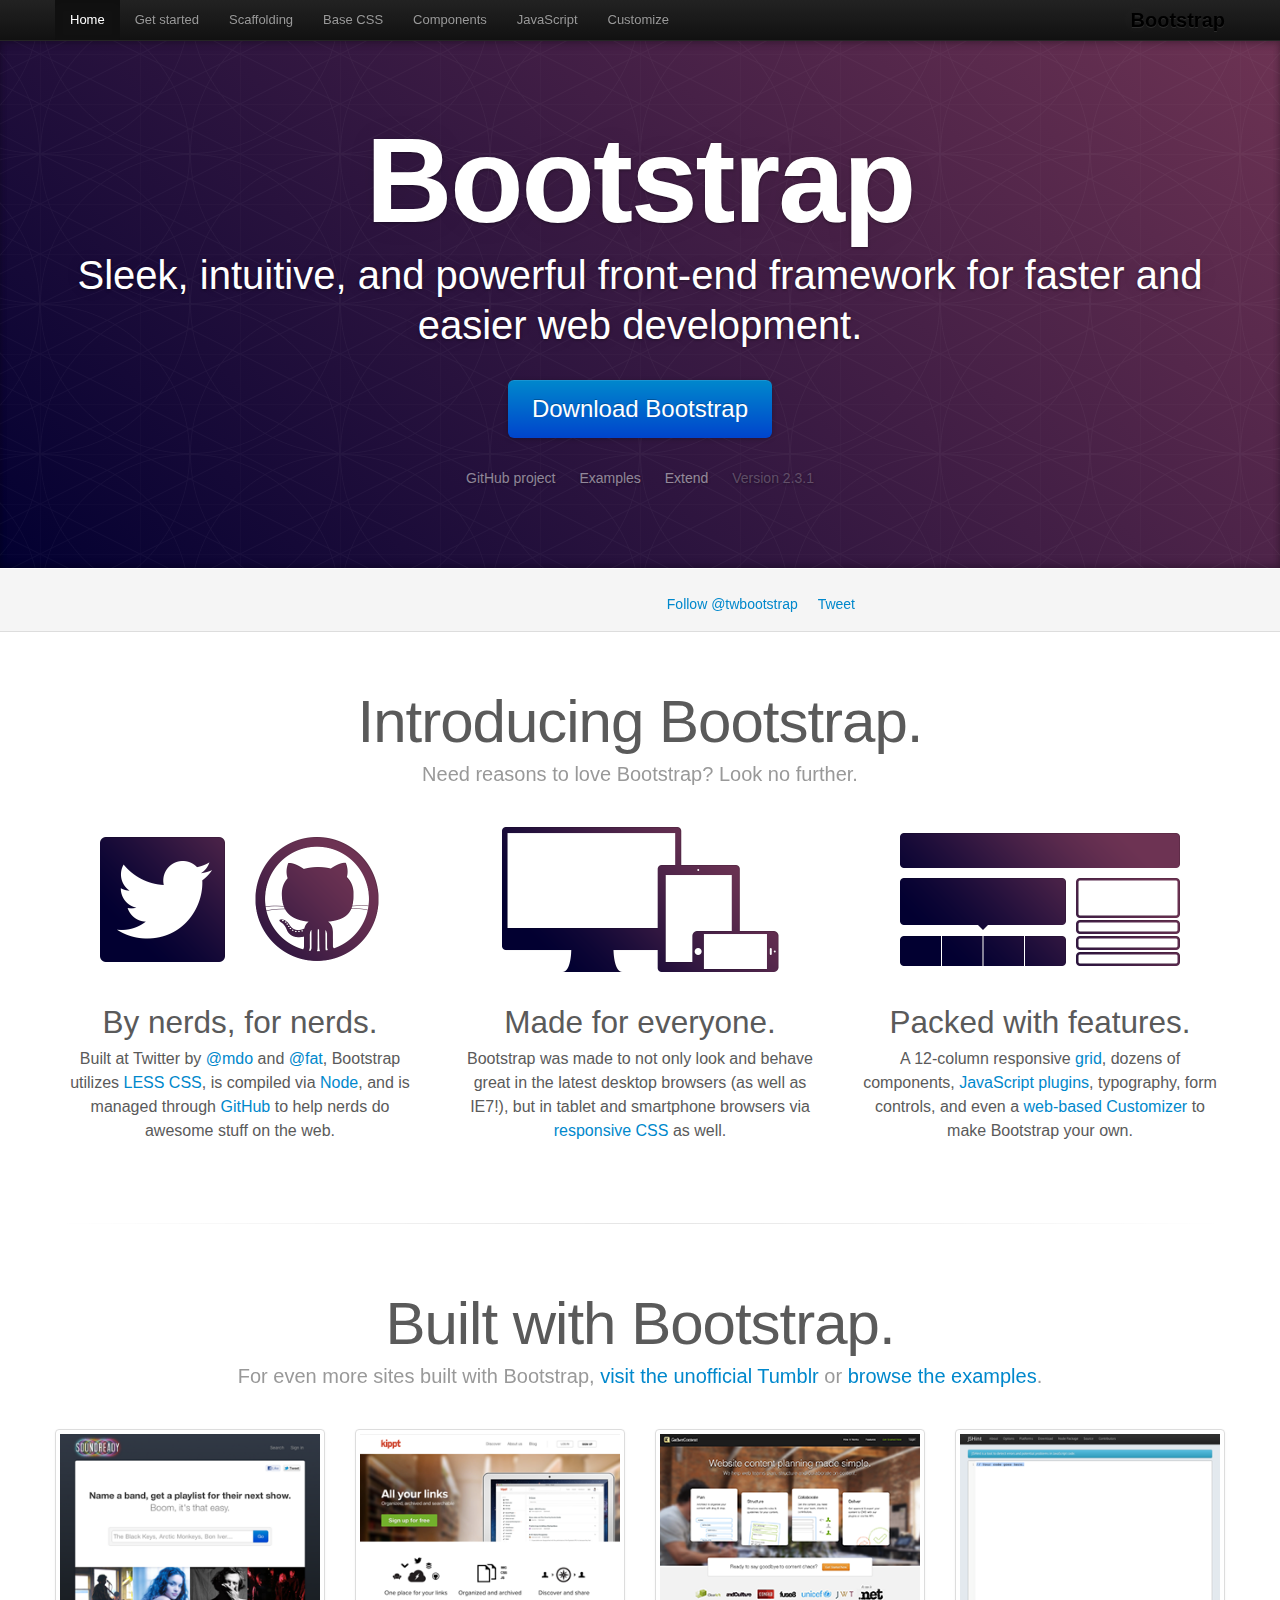
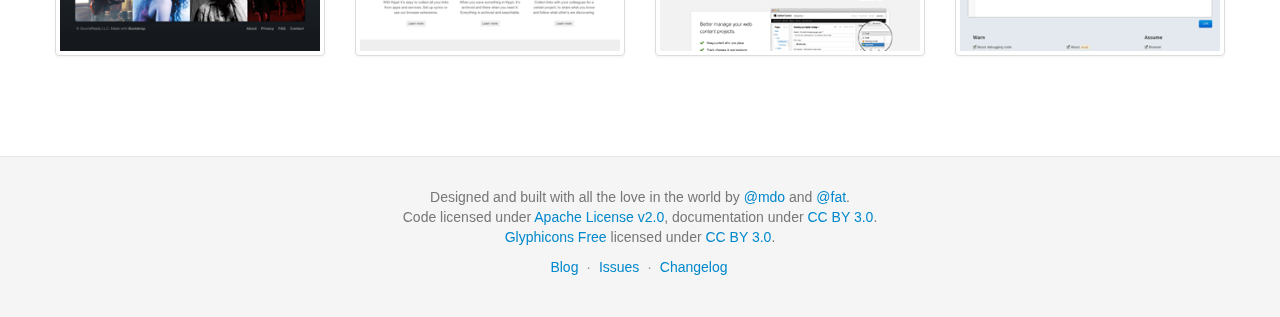
<file: bootstrap/docs/index.html>
<!DOCTYPE html>
<html lang="en">
  <head>
    <meta charset="utf-8">
    <title>Bootstrap</title>
    <meta name="viewport" content="width=device-width, initial-scale=1.0">
    <meta name="description" content="">
    <meta name="author" content="">

    <!-- Le styles -->
    <link href="assets/css/bootstrap.css" rel="stylesheet">
    <link href="assets/css/bootstrap-responsive.css" rel="stylesheet">
    <link href="assets/css/docs.css" rel="stylesheet">
    <link href="assets/js/google-code-prettify/prettify.css" rel="stylesheet">

    <!-- Le HTML5 shim, for IE6-8 support of HTML5 elements -->
    <!--[if lt IE 9]>
      <script src="assets/js/html5shiv.js"></script>
    <![endif]-->

    <!-- Le fav and touch icons -->
    <link rel="apple-touch-icon-precomposed" sizes="144x144" href="assets/ico/apple-touch-icon-144-precomposed.png">
    <link rel="apple-touch-icon-precomposed" sizes="114x114" href="assets/ico/apple-touch-icon-114-precomposed.png">
      <link rel="apple-touch-icon-precomposed" sizes="72x72" href="assets/ico/apple-touch-icon-72-precomposed.png">
                    <link rel="apple-touch-icon-precomposed" href="assets/ico/apple-touch-icon-57-precomposed.png">
                                   <link rel="shortcut icon" href="assets/ico/favicon.png">

  </head>

  <body data-spy="scroll" data-target=".bs-docs-sidebar">

    <!-- Navbar
    ================================================== -->
    <div class="navbar navbar-inverse navbar-fixed-top">
      <div class="navbar-inner">
        <div class="container">
          <button type="button" class="btn btn-navbar" data-toggle="collapse" data-target=".nav-collapse">
            <span class="icon-bar"></span>
            <span class="icon-bar"></span>
            <span class="icon-bar"></span>
          </button>
          <a class="brand" href="./index.html">Bootstrap</a>
          <div class="nav-collapse collapse">
            <ul class="nav">
              <li class="active">
                <a href="./index.html">Home</a>
              </li>
              <li class="">
                <a href="./getting-started.html">Get started</a>
              </li>
              <li class="">
                <a href="./scaffolding.html">Scaffolding</a>
              </li>
              <li class="">
                <a href="./base-css.html">Base CSS</a>
              </li>
              <li class="">
                <a href="./components.html">Components</a>
              </li>
              <li class="">
                <a href="./javascript.html">JavaScript</a>
              </li>
              <li class="">
                <a href="./customize.html">Customize</a>
              </li>
            </ul>
          </div>
        </div>
      </div>
    </div>

<div class="jumbotron masthead">
  <div class="container">
    <h1>Bootstrap</h1>
    <p>Sleek, intuitive, and powerful front-end framework for faster and easier web development.</p>
    <p>
      <a href="assets/bootstrap.zip" class="btn btn-primary btn-large" >Download Bootstrap</a>
    </p>
    <ul class="masthead-links">
      <li>
        <a href="http://github.com/twitter/bootstrap" >GitHub project</a>
      </li>
      <li>
        <a href="./getting-started.html#examples" >Examples</a>
      </li>
      <li>
        <a href="./extend.html" >Extend</a>
      </li>
      <li>
        Version 2.3.1
      </li>
    </ul>
  </div>
</div>

<div class="bs-docs-social">
  <div class="container">
    <ul class="bs-docs-social-buttons">
      <li>
        <iframe class="github-btn" src="http://ghbtns.com/github-btn.html?user=twitter&repo=bootstrap&type=watch&count=true" allowtransparency="true" frameborder="0" scrolling="0" width="100px" height="20px"></iframe>
      </li>
      <li>
        <iframe class="github-btn" src="http://ghbtns.com/github-btn.html?user=twitter&repo=bootstrap&type=fork&count=true" allowtransparency="true" frameborder="0" scrolling="0" width="102px" height="20px"></iframe>
      </li>
      <li class="follow-btn">
        <a href="https://twitter.com/twbootstrap" class="twitter-follow-button" data-link-color="#0069D6" data-show-count="true">Follow @twbootstrap</a>
      </li>
      <li class="tweet-btn">
        <a href="https://twitter.com/share" class="twitter-share-button" data-url="http://twitter.github.com/bootstrap/" data-count="horizontal" data-via="twbootstrap" data-related="mdo:Creator of Twitter Bootstrap">Tweet</a>
      </li>
    </ul>
  </div>
</div>

<div class="container">

  <div class="marketing">

    <h1>Introducing Bootstrap.</h1>
    <p class="marketing-byline">Need reasons to love Bootstrap? Look no further.</p>

    <div class="row-fluid">
      <div class="span4">
        <img class="marketing-img" src="assets/img/bs-docs-twitter-github.png">
        <h2>By nerds, for nerds.</h2>
        <p>Built at Twitter by <a href="http://twitter.com/mdo">@mdo</a> and <a href="http://twitter.com/fat">@fat</a>, Bootstrap utilizes <a href="http://lesscss.org">LESS CSS</a>, is compiled via <a href="http://nodejs.org">Node</a>, and is managed through <a href="http://github.com">GitHub</a> to help nerds do awesome stuff on the web.</p>
      </div>
      <div class="span4">
        <img class="marketing-img" src="assets/img/bs-docs-responsive-illustrations.png">
        <h2>Made for everyone.</h2>
        <p>Bootstrap was made to not only look and behave great in the latest desktop browsers (as well as IE7!), but in tablet and smartphone browsers via <a href="./scaffolding.html#responsive">responsive CSS</a> as well.</p>
      </div>
      <div class="span4">
        <img class="marketing-img" src="assets/img/bs-docs-bootstrap-features.png">
        <h2>Packed with features.</h2>
        <p>A 12-column responsive <a href="./scaffolding.html#gridSystem">grid</a>, dozens of components, <a href="./javascript.html">JavaScript plugins</a>, typography, form controls, and even a <a href="./customize.html">web-based Customizer</a> to make Bootstrap your own.</p>
      </div>
    </div>

    <hr class="soften">

    <h1>Built with Bootstrap.</h1>
    <p class="marketing-byline">For even more sites built with Bootstrap, <a href="http://builtwithbootstrap.tumblr.com/" target="_blank">visit the unofficial Tumblr</a> or <a href="./getting-started.html#examples">browse the examples</a>.</p>
    <div class="row-fluid">
      <ul class="thumbnails example-sites">
        <li class="span3">
          <a class="thumbnail" href="http://soundready.fm/" target="_blank">
            <img src="assets/img/example-sites/soundready.png" alt="SoundReady.fm">
          </a>
        </li>
        <li class="span3">
          <a class="thumbnail" href="http://kippt.com/" target="_blank">
            <img src="assets/img/example-sites/kippt.png" alt="Kippt">
          </a>
        </li>
        <li class="span3">
          <a class="thumbnail" href="http://www.gathercontent.com/" target="_blank">
            <img src="assets/img/example-sites/gathercontent.png" alt="Gather Content">
          </a>
        </li>
        <li class="span3">
          <a class="thumbnail" href="http://www.jshint.com/" target="_blank">
            <img src="assets/img/example-sites/jshint.png" alt="JS Hint">
          </a>
        </li>
      </ul>
     </div>

  </div>

</div>



    <!-- Footer
    ================================================== -->
    <footer class="footer">
      <div class="container">
        <p>Designed and built with all the love in the world by <a href="http://twitter.com/mdo" target="_blank">@mdo</a> and <a href="http://twitter.com/fat" target="_blank">@fat</a>.</p>
        <p>Code licensed under <a href="http://www.apache.org/licenses/LICENSE-2.0" target="_blank">Apache License v2.0</a>, documentation under <a href="http://creativecommons.org/licenses/by/3.0/">CC BY 3.0</a>.</p>
        <p><a href="http://glyphicons.com">Glyphicons Free</a> licensed under <a href="http://creativecommons.org/licenses/by/3.0/">CC BY 3.0</a>.</p>
        <ul class="footer-links">
          <li><a href="http://blog.getbootstrap.com">Blog</a></li>
          <li class="muted">&middot;</li>
          <li><a href="https://github.com/twitter/bootstrap/issues?state=open">Issues</a></li>
          <li class="muted">&middot;</li>
          <li><a href="https://github.com/twitter/bootstrap/blob/master/CHANGELOG.md">Changelog</a></li>
        </ul>
      </div>
    </footer>



    <!-- Le javascript
    ================================================== -->
    <!-- Placed at the end of the document so the pages load faster -->
    <script type="text/javascript" src="http://platform.twitter.com/widgets.js"></script>
    <script src="assets/js/jquery.js"></script>
    <script src="assets/js/bootstrap-transition.js"></script>
    <script src="assets/js/bootstrap-alert.js"></script>
    <script src="assets/js/bootstrap-modal.js"></script>
    <script src="assets/js/bootstrap-dropdown.js"></script>
    <script src="assets/js/bootstrap-scrollspy.js"></script>
    <script src="assets/js/bootstrap-tab.js"></script>
    <script src="assets/js/bootstrap-tooltip.js"></script>
    <script src="assets/js/bootstrap-popover.js"></script>
    <script src="assets/js/bootstrap-button.js"></script>
    <script src="assets/js/bootstrap-collapse.js"></script>
    <script src="assets/js/bootstrap-carousel.js"></script>
    <script src="assets/js/bootstrap-typeahead.js"></script>
    <script src="assets/js/bootstrap-affix.js"></script>

    <script src="assets/js/holder/holder.js"></script>
    <script src="assets/js/google-code-prettify/prettify.js"></script>

    <script src="assets/js/application.js"></script>



  </body>
</html>
</file>
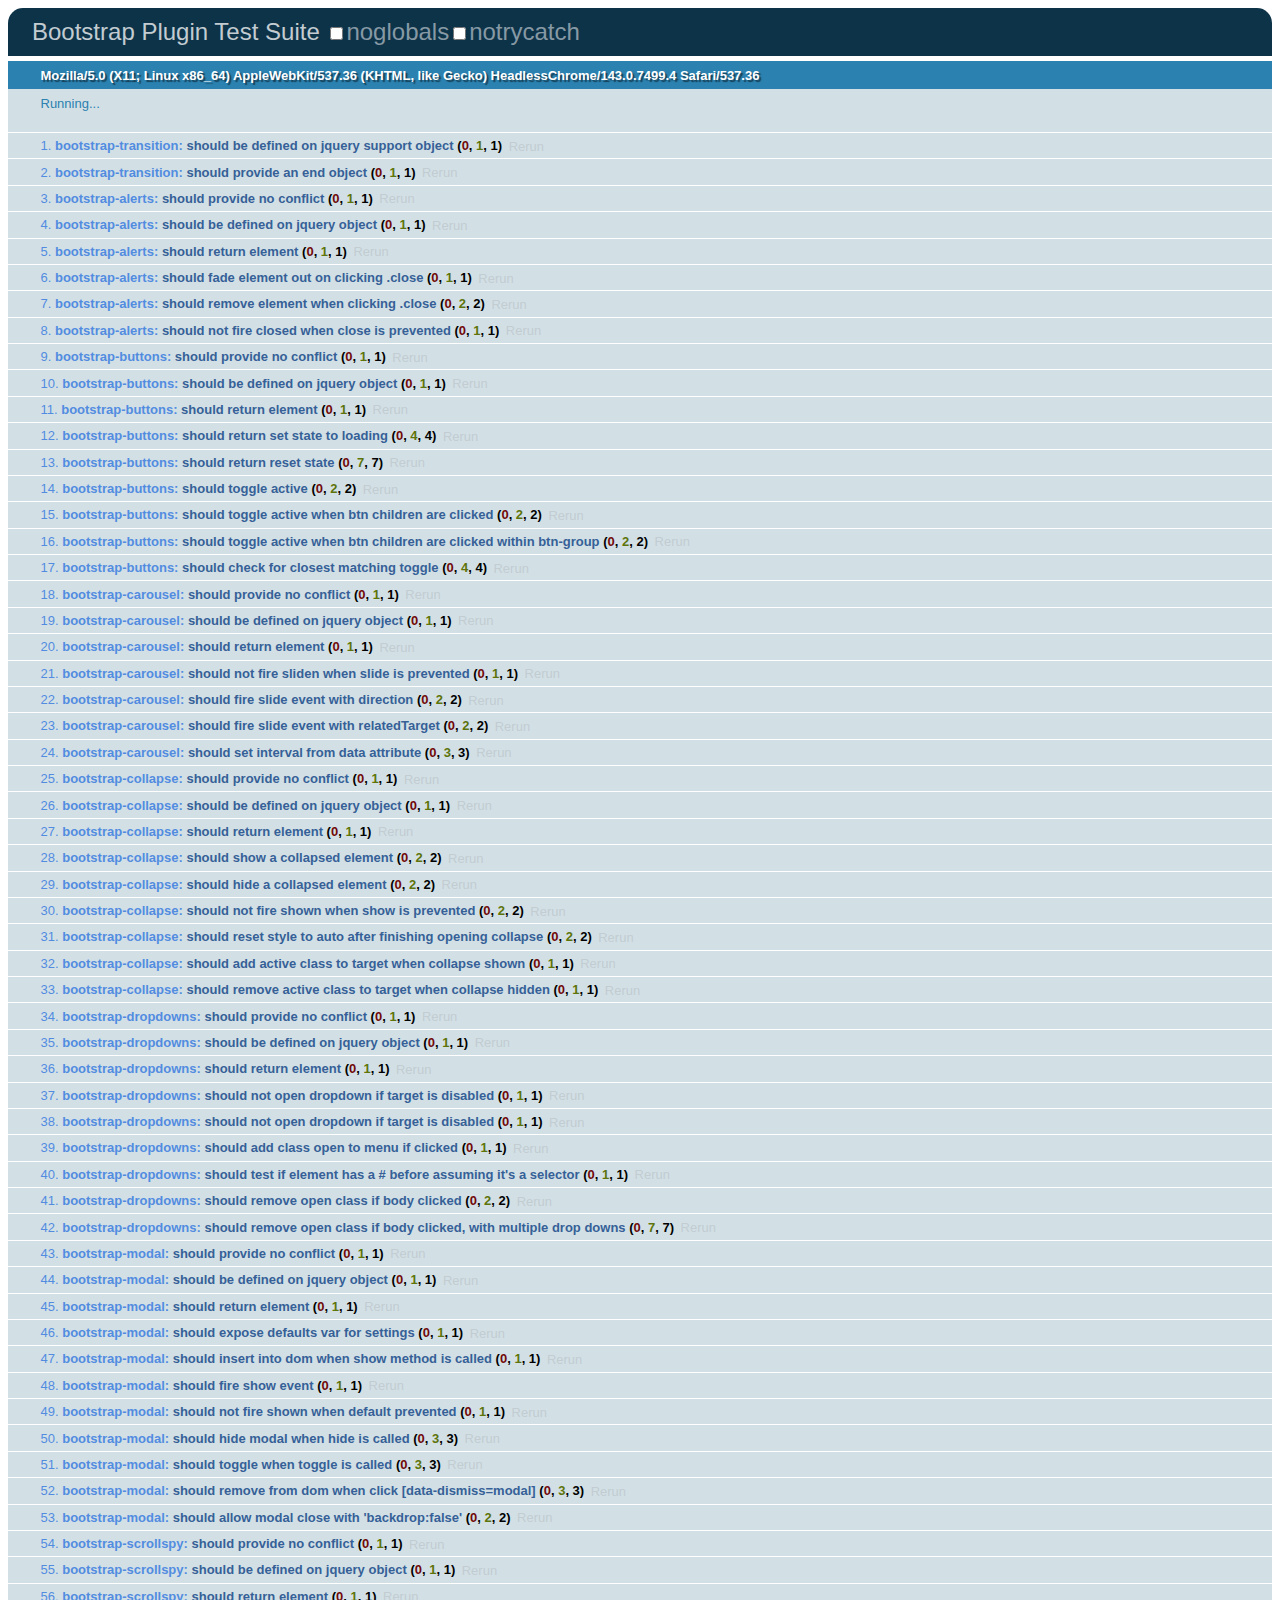
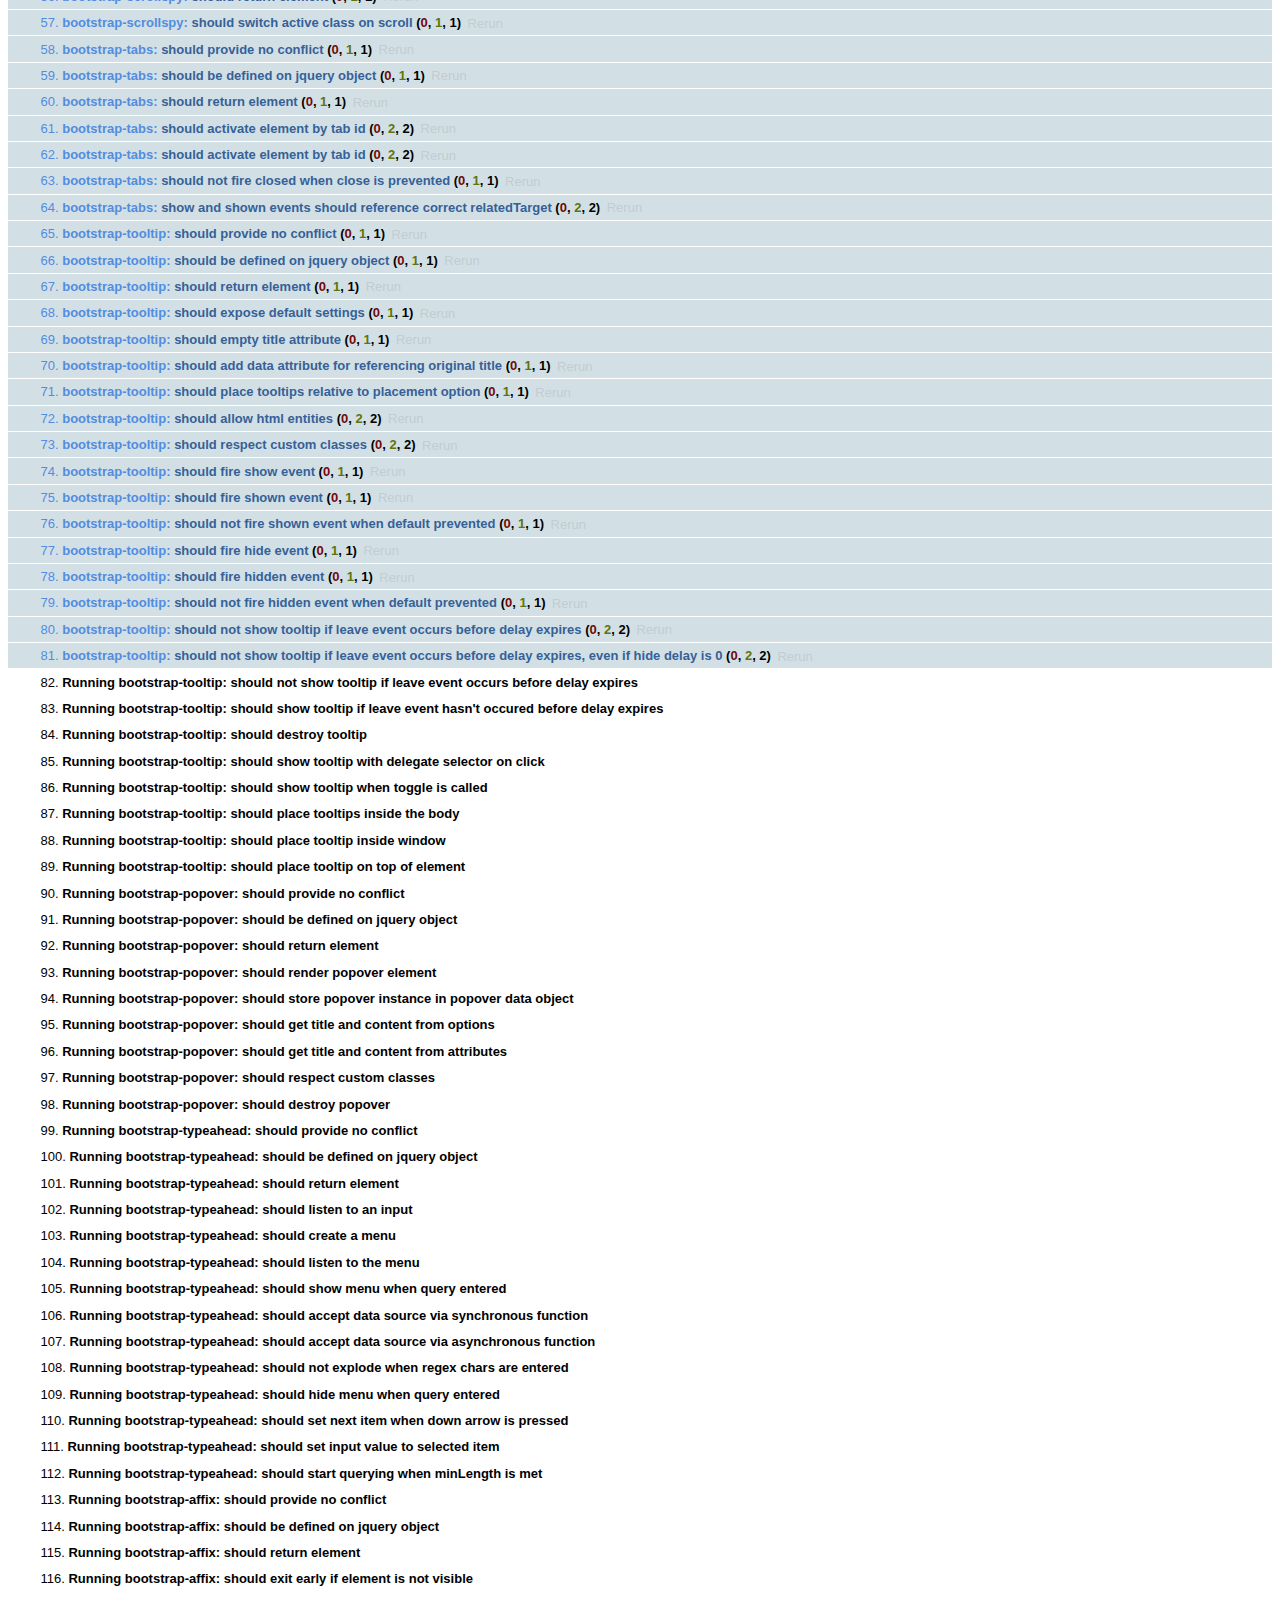
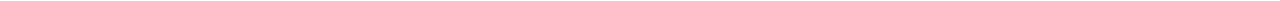
<file: bootstrap/js/tests/index.html>
<!DOCTYPE HTML>
<html>
<head>
  <title>Bootstrap Plugin Test Suite</title>

  <!-- jquery -->
  <!--<script src="http://code.jquery.com/jquery-1.7.min.js"></script>-->
  <script src="vendor/jquery.js"></script>

  <!-- qunit -->
  <link rel="stylesheet" href="vendor/qunit.css" type="text/css" media="screen" />
  <script src="vendor/qunit.js"></script>

  <!-- phantomjs logging script-->
  <script src="unit/bootstrap-phantom.js"></script>

  <!--  plugin sources -->
  <script src="../../js/bootstrap-transition.js"></script>
  <script src="../../js/bootstrap-alert.js"></script>
  <script src="../../js/bootstrap-button.js"></script>
  <script src="../../js/bootstrap-carousel.js"></script>
  <script src="../../js/bootstrap-collapse.js"></script>
  <script src="../../js/bootstrap-dropdown.js"></script>
  <script src="../../js/bootstrap-modal.js"></script>
  <script src="../../js/bootstrap-scrollspy.js"></script>
  <script src="../../js/bootstrap-tab.js"></script>
  <script src="../../js/bootstrap-tooltip.js"></script>
  <script src="../../js/bootstrap-popover.js"></script>
  <script src="../../js/bootstrap-typeahead.js"></script>
  <script src="../../js/bootstrap-affix.js"></script>

  <!-- unit tests -->
  <script src="unit/bootstrap-transition.js"></script>
  <script src="unit/bootstrap-alert.js"></script>
  <script src="unit/bootstrap-button.js"></script>
  <script src="unit/bootstrap-carousel.js"></script>
  <script src="unit/bootstrap-collapse.js"></script>
  <script src="unit/bootstrap-dropdown.js"></script>
  <script src="unit/bootstrap-modal.js"></script>
  <script src="unit/bootstrap-scrollspy.js"></script>
  <script src="unit/bootstrap-tab.js"></script>
  <script src="unit/bootstrap-tooltip.js"></script>
  <script src="unit/bootstrap-popover.js"></script>
  <script src="unit/bootstrap-typeahead.js"></script>
  <script src="unit/bootstrap-affix.js"></script>
</head>
<body>
  <div>
    <h1 id="qunit-header">Bootstrap Plugin Test Suite</h1>
    <h2 id="qunit-banner"></h2>
    <h2 id="qunit-userAgent"></h2>
    <ol id="qunit-tests"></ol>
    <div id="qunit-fixture"></div>
  </div>
</body>
</html>
</file>
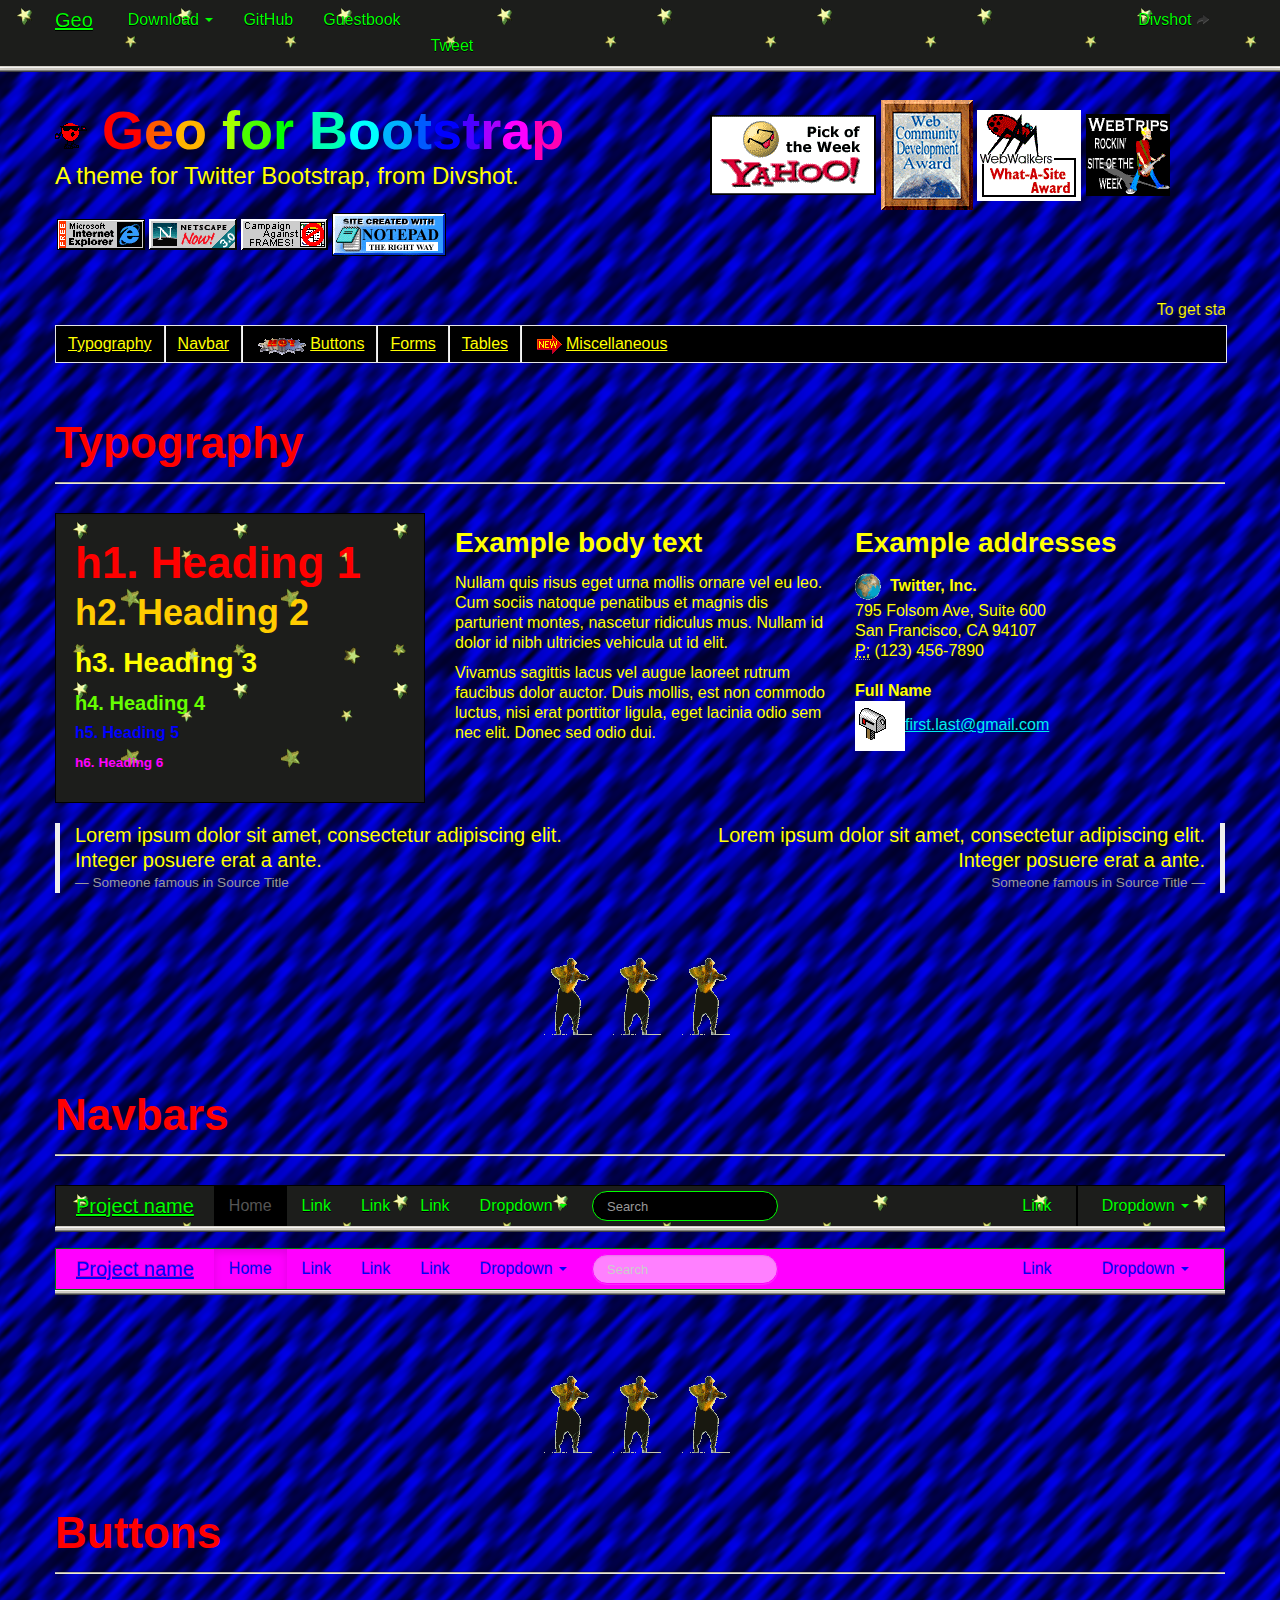
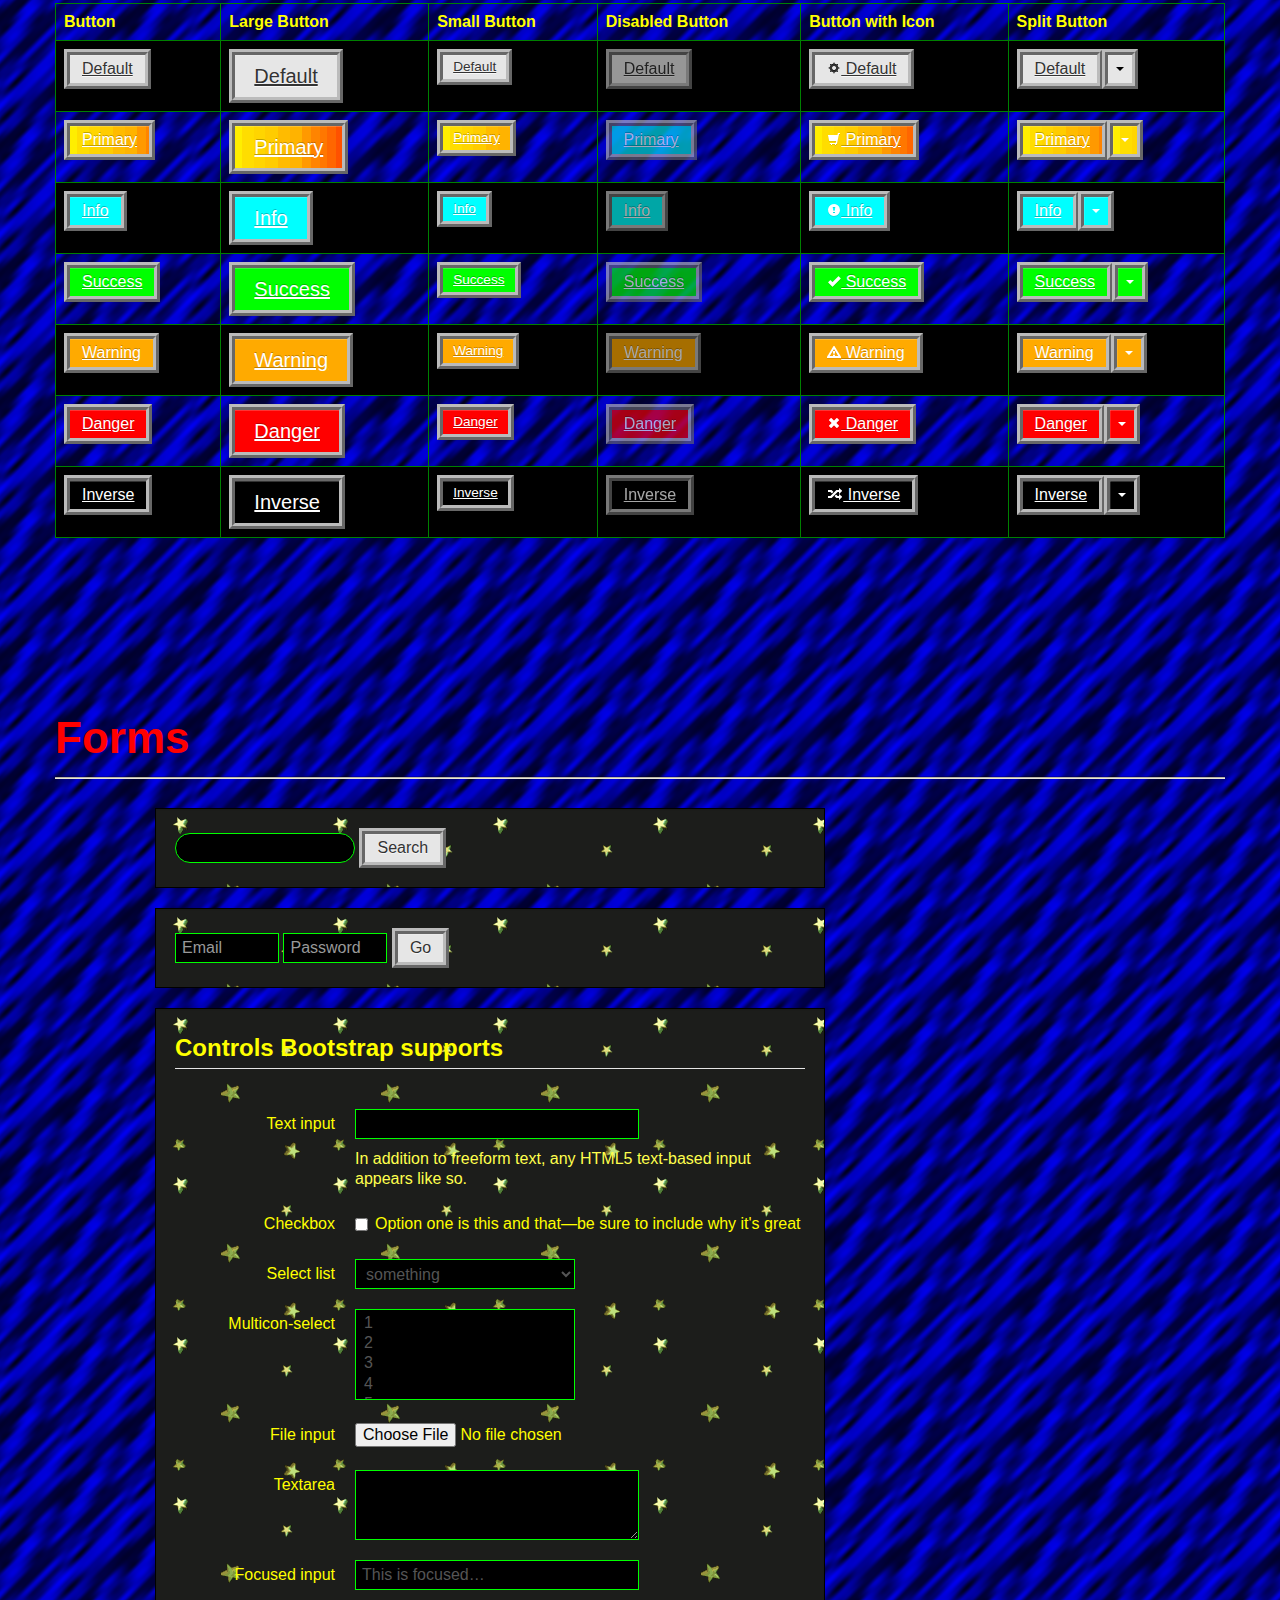
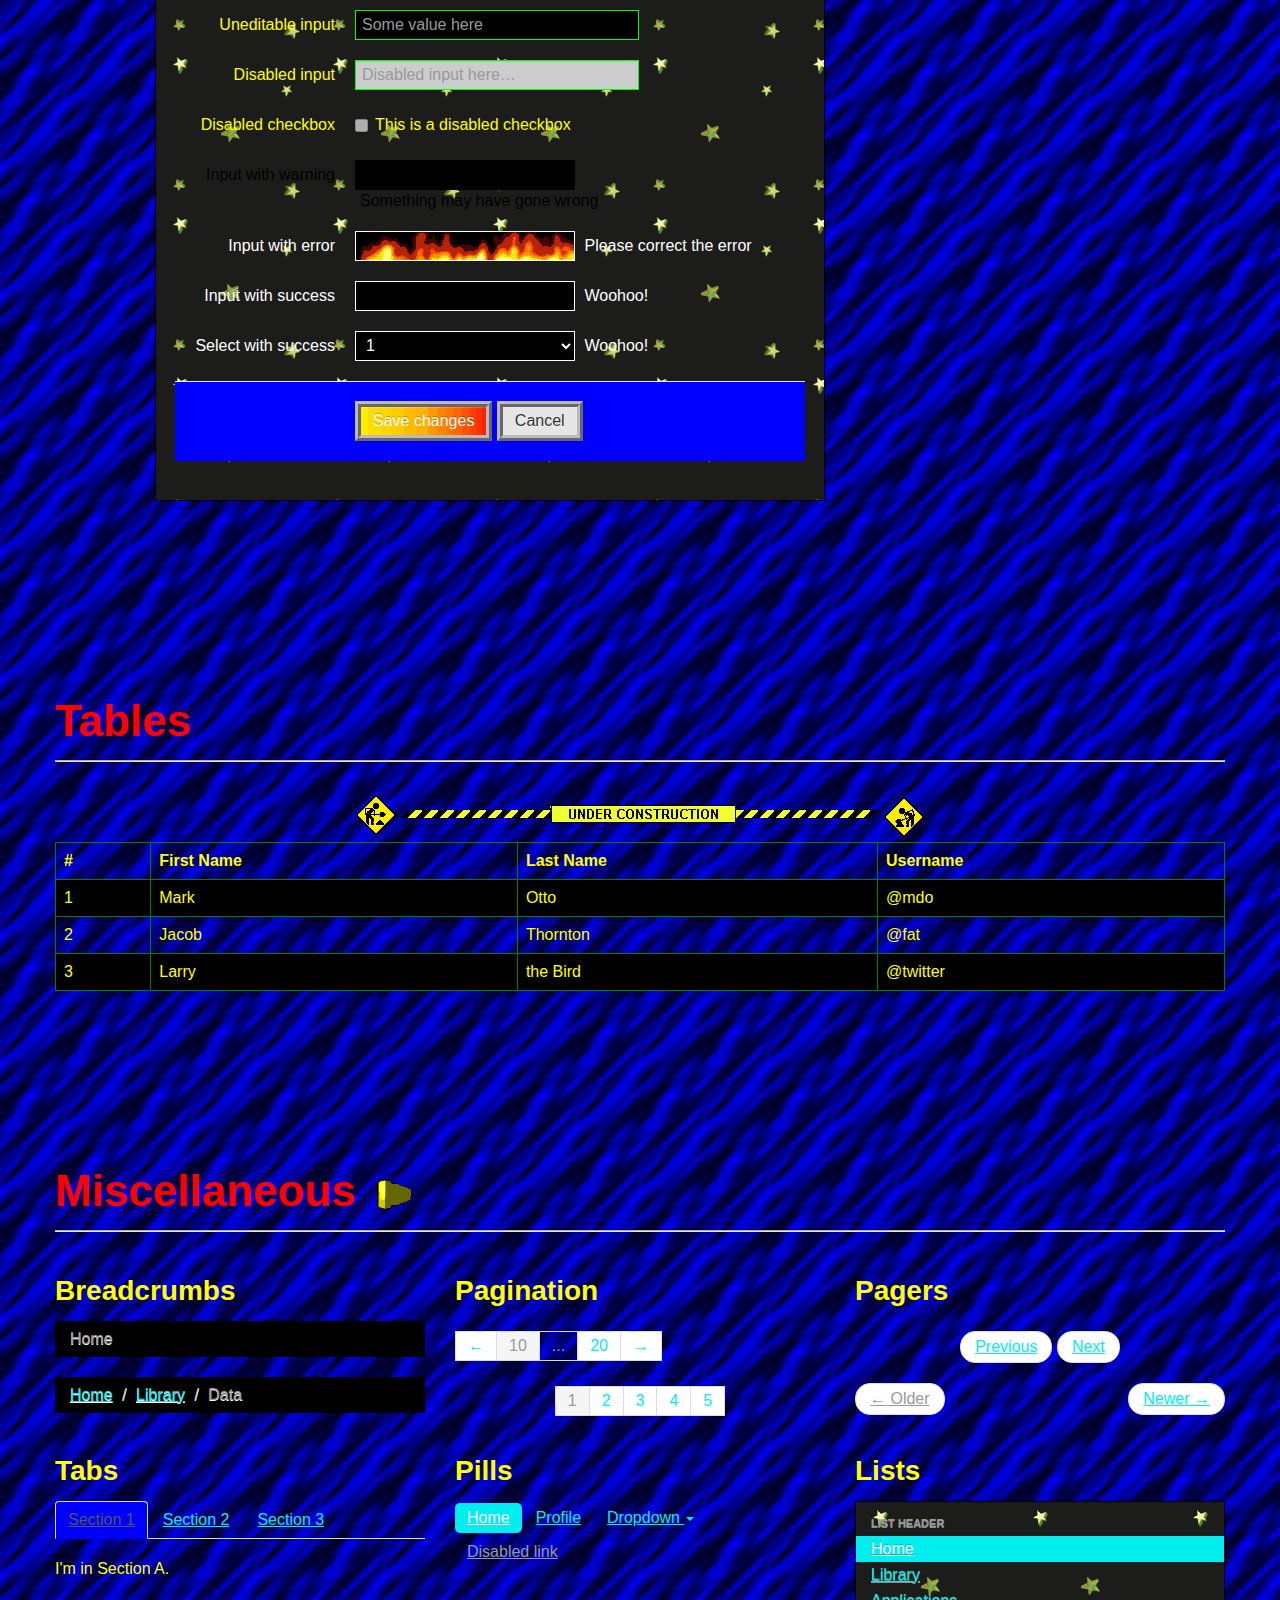
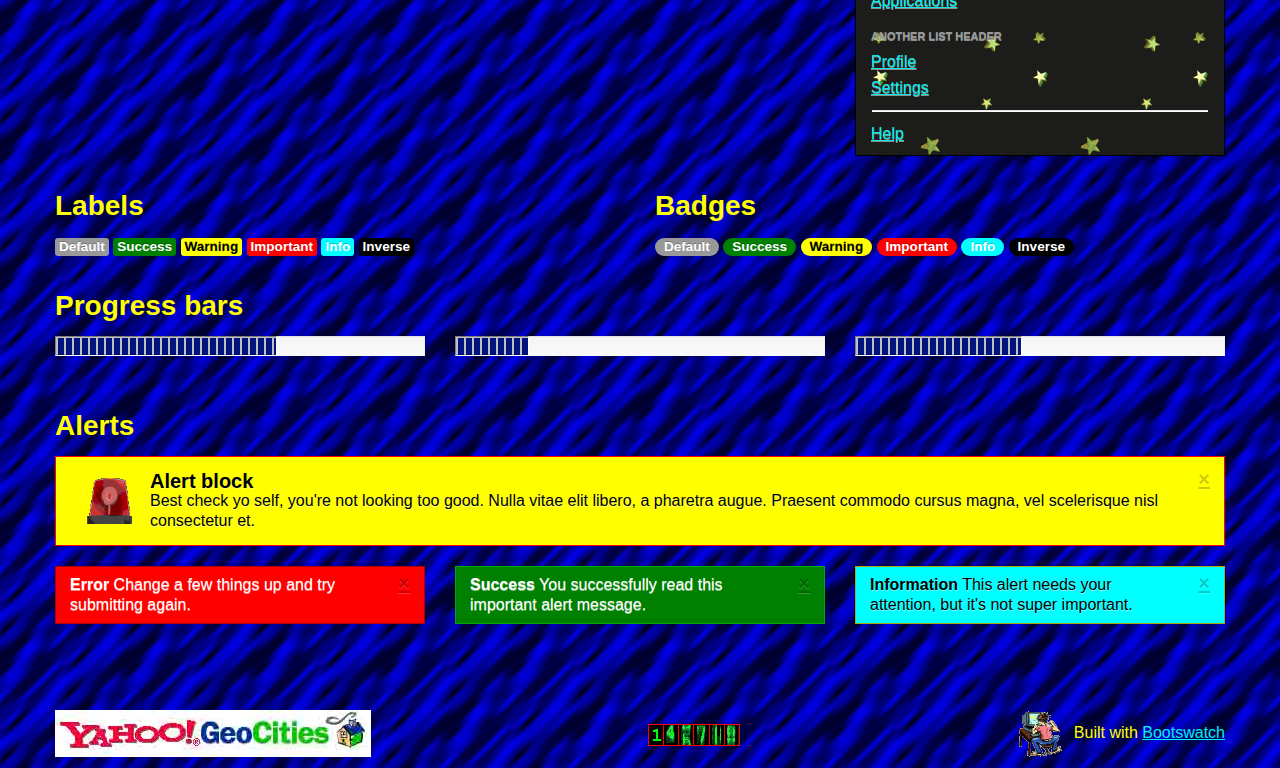
<file: test/test.html>
<!DOCTYPE html>
<html lang="en">
  <head>
    <meta charset="utf-8">
    <title>Bootswatch: Swatch</title>
    <meta name="viewport" content="width=device-width, initial-scale=1.0">
    <meta name="description" content="">
    <meta name="author" content="">

    <!--[if lt IE 9]>
      <script src="http://html5shim.googlecode.com/svn/trunk/html5.js"></script>
    <![endif]-->

    <link href="../swatch/bootstrap.min.css" rel="stylesheet">
    <link href="../bootstrap/docs/assets/css/bootstrap-responsive.css" rel="stylesheet">
    <link href="../bootstrap/docs/assets/js/google-code-prettify/prettify.css" rel="stylesheet">
    <link href="bootswatch.css" rel="stylesheet">

  </head>

  <body id="top" class="preview" data-spy="scroll" data-target=".subnav" data-offset="80">


  <!-- Navbar
    ================================================== -->
 <div class="navbar navbar-fixed-top">
   <div class="navbar-inner">
     <div class="container">
       <a class="btn btn-navbar" data-toggle="collapse" data-target=".nav-collapse">
         <span class="icon-bar"></span>
         <span class="icon-bar"></span>
         <span class="icon-bar"></span>
       </a>
       <a class="brand" href="../">Geo</a>
       <div class="nav-collapse" id="main-menu">
        <ul class="nav" id="main-menu-left">
          <li class="dropdown" id="preview-menu">
            <a class="dropdown-toggle" data-toggle="dropdown" href="#">Download <b class="caret"></b></a>
            <ul class="dropdown-menu">
              <li><a target="_blank" href="../swatch/bootstrap.min.css">bootstrap.min.css</a></li>
              <li><a target="_blank" href="../swatch/bootstrap.css">bootstrap.css</a></li>
              <li class="divider"></li>
              <li><a target="_blank" href="../swatch/variables.less">variables.less</a></li>
              <li><a target="_blank" href="../swatch/bootswatch.less">bootswatch.less</a></li>
            </ul>
          </li>
          <li><a href="http://github.com/divshot/geo-bootstrap">GitHub</a></li>
          <li><a href="http://www.websitegoodies.com/guestbook.php?a=view&id=930308" target="_blank">Guestbook</a></li>
          <li style="padding-top: 6px">&nbsp;
            <a href="https://twitter.com/share" class="twitter-share-button" data-text="Geo, a new Bootstrap theme from Divshot" data-via="divshot" data-size="large">Tweet</a>
            <script>!function(d,s,id){var js,fjs=d.getElementsByTagName(s)[0];if(!d.getElementById(id)){js=d.createElement(s);js.id=id;js.src="http://platform.twitter.com/widgets.js";fjs.parentNode.insertBefore(js,fjs);}}(document,"script","twitter-wjs");</script>
          </li>
        </ul>
        <ul class="nav pull-right" id="main-menu-right">
          <li><a rel="tooltip" target="_blank" href="http://www.divshot.com" title="Bootstrap Interface Builder">Divshot <i class="icon-share-alt"></i></a></li>
        </ul>
       </div>
     </div>
   </div>
 </div>

    <div class="container">


<!-- Masthead
================================================== -->
<header class="jumbotron subhead" id="overview">
  <div class="row">
    <div class="span6">
      <h1><img src="../img/test/7upspot.gif">&nbsp;<FONT COLOR="#FF0000">G</FONT><FONT COLOR="#FF5A00">e</FONT><FONT COLOR="#FFB400">o</FONT><FONT COLOR="#FFff00"> </FONT><FONT COLOR="#A5ff00">f</FONT><FONT COLOR="#4Bff00">o</FONT><FONT COLOR="#00ff00">r</FONT><FONT COLOR="#00ff5A"> </FONT><blink><FONT COLOR="#00ffB4">B</FONT><FONT COLOR="#00ffff">o</FONT><FONT COLOR="#00B4ff">o</FONT><FONT COLOR="#005Aff">t</FONT><FONT COLOR="#0000ff">s</FONT><FONT COLOR="#4B00ff">t</FONT><FONT COLOR="#A500ff">r</FONT><FONT COLOR="#FF00ff">a</FONT><FONT COLOR="#FF00B4">p</FONT></blink></h1>
      <p class="lead">A theme for Twitter Bootstrap, from Divshot.</p>
      <table cellpadding="2" cellspacing="2">
        <tr>
          <td>
            <img src="../img/test/ie_logo.gif">
          </td>
          <td>
            <img src="../img/test/ns_logo.gif">
          </td>
          <td>
            <img src="../img/test/noframes.gif">
          </td>
          <td>
            <img src="../img/test/notepad.gif">
          </td>
        </tr>
      </table>
    </div>
    <div class="span6">
      <center>
        <img src="../img/test/yahooweek.gif">
        <img src="../img/test/community.gif">
        <img src="../img/test/wabwalk.gif">
        <img src="../img/test/webtrips.gif">
      </center>
    </div>
  </div>
  <marquee>To get started, download the "bootstrap.css" or "bootstrap.min.css" file and include it in your HTML webpage &lt;head&gt; tag: &lt;link href="bootstrap.css" rel="stylesheet"&gt;</marquee>
  <div class="subnav">
    <ul class="nav nav-pills">
      <li><a href="#typography">Typography</a></li>
      <li><a href="#navbar">Navbar</a></li>
      <li><a href="#buttons"><img class="pull-left" style="margin-top: -5px" src="../img/test/hot.gif"> Buttons</a></li>
      <li><a href="#forms">Forms</a></li>
      <li><a href="#tables">Tables</a></li>
      <li><a href="#miscellaneous"><img class="pull-left" style="margin-top: -3px" src="../img/test/new.gif"> Miscellaneous</a></li>
    </ul>
  </div>
</header>

<!-- Typography
================================================== -->
<section id="typography" style="padding-top: 0">
  <div class="page-header">
    <h1>Typography</h1>
  </div>

  <!-- Headings & Paragraph Copy -->
  <div class="row">

    <div class="span4">
      <div class="well">
        <h1>h1. Heading 1</h1>
        <h2>h2. Heading 2</h2>
        <h3>h3. Heading 3</h3>
        <h4>h4. Heading 4</h4>
        <h5>h5. Heading 5</h5>
        <h6>h6. Heading 6</h6>
      </div>
    </div>

    <div class="span4">
      <h3>Example body text</h3>
      <p>Nullam quis risus eget urna mollis ornare vel eu leo. Cum sociis natoque penatibus et magnis dis parturient montes, nascetur ridiculus mus. Nullam id dolor id nibh ultricies vehicula ut id elit.</p>
      <p>Vivamus sagittis lacus vel augue laoreet rutrum faucibus dolor auctor. Duis mollis, est non commodo luctus, nisi erat porttitor ligula, eget lacinia odio sem nec elit. Donec sed odio dui.</p>
    </div>

    <div class="span4">
      <h3>Example addresses</h3>
      <address><img src="../img/test/spinningearth.gif" width="26">&nbsp;
        <strong>Twitter, Inc.</strong><br>
        795 Folsom Ave, Suite 600<br>
        San Francisco, CA 94107<br>
        <abbr title="Phone">P:</abbr> (123) 456-7890
      </address>
      <address>
        <strong>Full Name</strong><br>
        <a href="mailto:#"><img src="../img/test/emailme.gif">first.last@gmail.com</a>
      </address>
    </div>

  </div>
  
  <div class="row">
    <div class="span6">
      <blockquote>
        <p>Lorem ipsum dolor sit amet, consectetur adipiscing elit. Integer posuere erat a ante.</p>
        <small>Someone famous in <cite title="Source Title">Source Title</cite></small>
      </blockquote>
    </div>
    <div class="span6">
      <blockquote class="pull-right">
        <p>Lorem ipsum dolor sit amet, consectetur adipiscing elit. Integer posuere erat a ante.</p>
        <small>Someone famous in <cite title="Source Title">Source Title</cite></small>
      </blockquote>
    </div>
  </div>

</section>

<br><br>
<center>
  <!-- TRIPLE MC HAMMER -->
  <img src="../img/test/mchammer.gif">&nbsp;&nbsp;
  <img src="../img/test/mchammer.gif">&nbsp;&nbsp;
  <img src="../img/test/mchammer.gif">
</center>


<!-- Navbar
================================================== -->
<section id="navbar" style="padding-top: 0">
  <div class="page-header">
    <h1>Navbars</h1>
  </div>
  <div class="navbar">
    <div class="navbar-inner">
      <div class="container" style="width: auto;">
        <a class="btn btn-navbar" data-toggle="collapse" data-target=".nav-collapse">
          <span class="icon-bar"></span>
          <span class="icon-bar"></span>
          <span class="icon-bar"></span>
        </a>
        <a class="brand" href="#">Project name</a>
        <div class="nav-collapse">
          <ul class="nav">
            <li class="active"><a href="#">Home</a></li>
            <li><a href="#">Link</a></li>
            <li><a href="#">Link</a></li>
            <li><a href="#">Link</a></li>
            <li class="dropdown">
              <a href="#" class="dropdown-toggle" data-toggle="dropdown">Dropdown <b class="caret"></b></a>
              <ul class="dropdown-menu">
                <li><a href="#">Action</a></li>
                <li><a href="#">Another action</a></li>
                <li><a href="#">Something else here</a></li>
                <li class="divider"></li>
                <li><a href="#">Separated link</a></li>
              </ul>
            </li>
          </ul>
          <form class="navbar-search pull-left" action="">
            <input type="text" class="search-query span2" placeholder="Search">
          </form>
          <ul class="nav pull-right">
            <li><a href="#">Link</a></li>
            <li class="divider-vertical"></li>
            <li class="dropdown">
              <a href="#" class="dropdown-toggle" data-toggle="dropdown">Dropdown <b class="caret"></b></a>
              <ul class="dropdown-menu">
                <li><a href="#">Action</a></li>
                <li><a href="#">Another action</a></li>
                <li><a href="#">Something else here</a></li>
                <li class="divider"></li>
                <li><a href="#">Separated link</a></li>
              </ul>
            </li>
          </ul>
        </div><!-- /.nav-collapse -->
      </div>
    </div><!-- /navbar-inner -->
  </div><!-- /navbar -->

  <div class="navbar navbar-inverse">
    <div class="navbar-inner">
      <div class="container" style="width: auto;">
        <a class="btn btn-navbar" data-toggle="collapse" data-target=".nav-collapse">
          <span class="icon-bar"></span>
          <span class="icon-bar"></span>
          <span class="icon-bar"></span>
        </a>
        <a class="brand" href="#">Project name</a>
        <div class="nav-collapse">
          <ul class="nav">
            <li class="active"><a href="#">Home</a></li>
            <li><a href="#">Link</a></li>
            <li><a href="#">Link</a></li>
            <li><a href="#">Link</a></li>
            <li class="dropdown">
              <a href="#" class="dropdown-toggle" data-toggle="dropdown">Dropdown <b class="caret"></b></a>
              <ul class="dropdown-menu">
                <li><a href="#">Action</a></li>
                <li><a href="#">Another action</a></li>
                <li><a href="#">Something else here</a></li>
                <li class="divider"></li>
                <li><a href="#">Separated link</a></li>
              </ul>
            </li>
          </ul>
          <form class="navbar-search pull-left" action="">
            <input type="text" class="search-query span2" placeholder="Search">
          </form>
          <ul class="nav pull-right">
            <li><a href="#">Link</a></li>
            <li class="divider-vertical"></li>
            <li class="dropdown">
              <a href="#" class="dropdown-toggle" data-toggle="dropdown">Dropdown <b class="caret"></b></a>
              <ul class="dropdown-menu">
                <li><a href="#">Action</a></li>
                <li><a href="#">Another action</a></li>
                <li><a href="#">Something else here</a></li>
                <li class="divider"></li>
                <li><a href="#">Separated link</a></li>
              </ul>
            </li>
          </ul>
        </div><!-- /.nav-collapse -->
      </div>
    </div><!-- /navbar-inner -->
  </div><!-- /navbar -->

</section>

<br><br><br>
<center>
  <!-- TRIPLE MC HAMMER -->
  <img src="../img/test/mchammer.gif">&nbsp;&nbsp;
  <img src="../img/test/mchammer.gif">&nbsp;&nbsp;
  <img src="../img/test/mchammer.gif">
</center>

<!-- Buttons
================================================== -->
<section id="buttons" style="padding-top: 0">
  <div class="page-header">
    <h1>Buttons</h1>
  </div>
  <table class="table table-bordered table-striped">
    <thead>
      <tr>
        <th>Button</th>
        <th>Large Button</th>
        <th>Small Button</th>
        <th>Disabled Button</th>
		<th>Button with Icon</th>
		<th>Split Button</th>
      </tr>
    </thead>
    <tbody>
      <tr>
        <td><a class="btn" href="#">Default</a></td>
        <td><a class="btn btn-large" href="#">Default</a></td>
        <td><a class="btn btn-small" href="#">Default</a></td>
        <td><a class="btn disabled" href="#">Default</a></td>
        <td><a class="btn" href="#"><i class="icon-cog"></i> Default</a></td>
		<td>
	        <div class="btn-group">
	          <a class="btn" href="#">Default</a>
	          <a class="btn dropdown-toggle" data-toggle="dropdown" href="#"><span class="caret"></span></a>
	          <ul class="dropdown-menu">
	            <li><a href="#">Action</a></li>
	            <li><a href="#">Another action</a></li>
	            <li><a href="#">Something else here</a></li>
	            <li class="divider"></li>
	            <li><a href="#">Separated link</a></li>
	          </ul>
	        </div><!-- /btn-group -->
		</td>
      </tr>
      <tr>
        <td><a class="btn btn-primary" href="#">Primary</a></td>
        <td><a class="btn btn-primary btn-large" href="#">Primary</a></td>
        <td><a class="btn btn-primary btn-small" href="#">Primary</a></td>
        <td><a class="btn btn-primary disabled" href="#">Primary</a></td>
        <td><a class="btn btn-primary" href="#"><i class="icon-shopping-cart icon-white"></i> Primary</a></td>
		<td>
	        <div class="btn-group">
	          <a class="btn btn-primary" href="#">Primary</a>
	          <a class="btn btn-primary dropdown-toggle" data-toggle="dropdown" href="#"><span class="caret"></span></a>
	          <ul class="dropdown-menu">
	            <li><a href="#">Action</a></li>
	            <li><a href="#">Another action</a></li>
	            <li><a href="#">Something else here</a></li>
	            <li class="divider"></li>
	            <li><a href="#">Separated link</a></li>
	          </ul>
	        </div><!-- /btn-group -->
		</td>
      </tr>
      <tr>
        <td><a class="btn btn-info" href="#">Info</a></td>
        <td><a class="btn btn-info btn-large" href="#">Info</a></td>
        <td><a class="btn btn-info btn-small" href="#">Info</a></td>
        <td><a class="btn btn-info disabled" href="#">Info</a></td>
        <td><a class="btn btn-info" href="#"><i class="icon-exclamation-sign icon-white"></i> Info</a></td>
		<td>
	        <div class="btn-group">
	          <a class="btn btn-info" href="#">Info</a>
	          <a class="btn btn-info dropdown-toggle" data-toggle="dropdown" href="#"><span class="caret"></span></a>
	          <ul class="dropdown-menu">
	            <li><a href="#">Action</a></li>
	            <li><a href="#">Another action</a></li>
	            <li><a href="#">Something else here</a></li>
	            <li class="divider"></li>
	            <li><a href="#">Separated link</a></li>
	          </ul>
	        </div><!-- /btn-group -->
		</td>
      </tr>
      <tr>
        <td><a class="btn btn-success" href="#">Success</a></td>
        <td><a class="btn btn-success btn-large" href="#">Success</a></td>
        <td><a class="btn btn-success btn-small" href="#">Success</a></td>
        <td><a class="btn btn-success disabled" href="#">Success</a></td>
        <td><a class="btn btn-success" href="#"><i class="icon-ok icon-white"></i> Success</a></td>
		<td>
	        <div class="btn-group">
	          <a class="btn btn-success" href="#">Success</a>
	          <a class="btn btn-success dropdown-toggle" data-toggle="dropdown" href="#"><span class="caret"></span></a>
	          <ul class="dropdown-menu">
	            <li><a href="#">Action</a></li>
	            <li><a href="#">Another action</a></li>
	            <li><a href="#">Something else here</a></li>
	            <li class="divider"></li>
	            <li><a href="#">Separated link</a></li>
	          </ul>
	        </div><!-- /btn-group -->
		</td>
      </tr>
      <tr>
        <td><a class="btn btn-warning" href="#">Warning</a></td>
        <td><a class="btn btn-warning btn-large" href="#">Warning</a></td>
        <td><a class="btn btn-warning btn-small" href="#">Warning</a></td>
        <td><a class="btn btn-warning disabled" href="#">Warning</a></td>
        <td><a class="btn btn-warning" href="#"><i class="icon-warning-sign icon-white"></i> Warning</a></td>
		<td>
	        <div class="btn-group">
	          <a class="btn btn-warning" href="#">Warning</a>
	          <a class="btn btn-warning dropdown-toggle" data-toggle="dropdown" href="#"><span class="caret"></span></a>
	          <ul class="dropdown-menu">
	            <li><a href="#">Action</a></li>
	            <li><a href="#">Another action</a></li>
	            <li><a href="#">Something else here</a></li>
	            <li class="divider"></li>
	            <li><a href="#">Separated link</a></li>
	          </ul>
	        </div><!-- /btn-group -->
		</td>
      </tr>
      <tr>
        <td><a class="btn btn-danger" href="#">Danger</a></td>
        <td><a class="btn btn-danger btn-large" href="#">Danger</a></td>
        <td><a class="btn btn-danger btn-small" href="#">Danger</a></td>
        <td><a class="btn btn-danger disabled" href="#">Danger</a></td>
        <td><a class="btn btn-danger" href="#"><i class="icon-remove icon-white"></i> Danger</a></td>
		<td>
	        <div class="btn-group">
	          <a class="btn btn-danger" href="#">Danger</a>
	          <a class="btn btn-danger dropdown-toggle" data-toggle="dropdown" href="#"><span class="caret"></span></a>
	          <ul class="dropdown-menu">
	            <li><a href="#">Action</a></li>
	            <li><a href="#">Another action</a></li>
	            <li><a href="#">Something else here</a></li>
	            <li class="divider"></li>
	            <li><a href="#">Separated link</a></li>
	          </ul>
	        </div><!-- /btn-group -->
		</td>
      </tr>
      <tr>
        <td><a class="btn btn-inverse" href="#">Inverse</a></td>
        <td><a class="btn btn-inverse btn-large" href="#">Inverse</a></td>
        <td><a class="btn btn-inverse btn-small" href="#">Inverse</a></td>
        <td><a class="btn btn-inverse disabled" href="#">Inverse</a></td>
        <td><a class="btn btn-inverse" href="#"><i class="icon-random icon-white"></i> Inverse</a></td>
		<td>
	        <div class="btn-group">
	          <a class="btn btn-inverse" href="#">Inverse</a>
	          <a class="btn btn-inverse dropdown-toggle" data-toggle="dropdown" href="#"><span class="caret"></span></a>
	          <ul class="dropdown-menu">
	            <li><a href="#">Action</a></li>
	            <li><a href="#">Another action</a></li>
	            <li><a href="#">Something else here</a></li>
	            <li class="divider"></li>
	            <li><a href="#">Separated link</a></li>
	          </ul>
	        </div><!-- /btn-group -->
		</td>
      </tr>
    </tbody>
  </table>

</section>

<!-- Forms
================================================== -->
<section id="forms">
  <div class="page-header">
    <h1>Forms</h1>
  </div>

  <div class="row">
    <div class="span7 offset1">

	    <form class="well form-search">
	      <input type="text" class="input-medium search-query">
	      <button type="submit" class="btn">Search</button>
	    </form>

        <form class="well form-search">
          <input type="text" class="input-small" placeholder="Email">
          <input type="password" class="input-small" placeholder="Password">
          <button type="submit" class="btn">Go</button>
        </form>


      <form class="form-horizontal well">
        <fieldset>
          <legend>Controls Bootstrap supports</legend>
          <div class="control-group">
            <label class="control-label" for="input01">Text input</label>
            <div class="controls">
              <input type="text" class="input-xlarge" id="input01">
              <p class="help-block">In addition to freeform text, any HTML5 text-based input appears like so.</p>
            </div>
          </div>
          <div class="control-group">
            <label class="control-label" for="optionsCheckbox">Checkbox</label>
            <div class="controls">
              <label class="checkbox">
                <input type="checkbox" id="optionsCheckbox" value="option1">
                Option one is this and that&mdash;be sure to include why it's great
              </label>
            </div>
          </div>
          <div class="control-group">
            <label class="control-label" for="select01">Select list</label>
            <div class="controls">
              <select id="select01">
                <option>something</option>
                <option>2</option>
                <option>3</option>
                <option>4</option>
                <option>5</option>
              </select>
            </div>
          </div>
          <div class="control-group">
            <label class="control-label" for="multiSelect">Multicon-select</label>
            <div class="controls">
              <select multiple="multiple" id="multiSelect">
                <option>1</option>
                <option>2</option>
                <option>3</option>
                <option>4</option>
                <option>5</option>
              </select>
            </div>
          </div>
          <div class="control-group">
            <label class="control-label" for="fileInput">File input</label>
            <div class="controls">
              <input class="input-file" id="fileInput" type="file">
            </div>
          </div>
          <div class="control-group">
            <label class="control-label" for="textarea">Textarea</label>
            <div class="controls">
              <textarea class="input-xlarge" id="textarea" rows="3"></textarea>
            </div>
          </div>
          <div class="control-group">
            <label class="control-label" for="focusedInput">Focused input</label>
            <div class="controls">
              <input class="input-xlarge focused" id="focusedInput" type="text" value="This is focused…">
            </div>
          </div>
          <div class="control-group">
            <label class="control-label">Uneditable input</label>
            <div class="controls">
              <span class="input-xlarge uneditable-input">Some value here</span>
            </div>
          </div>
          <div class="control-group">
            <label class="control-label" for="disabledInput">Disabled input</label>
            <div class="controls">
              <input class="input-xlarge disabled" id="disabledInput" type="text" placeholder="Disabled input here…" disabled>
            </div>
          </div>
          <div class="control-group">
            <label class="control-label" for="optionsCheckbox2">Disabled checkbox</label>
            <div class="controls">
              <label class="checkbox">
                <input type="checkbox" id="optionsCheckbox2" value="option1" disabled>
                This is a disabled checkbox
              </label>
            </div>
          </div>
          <div class="control-group warning">
            <label class="control-label" for="inputWarning">Input with warning</label>
            <div class="controls">
              <input type="text" id="inputWarning">
              <span class="help-inline">Something may have gone wrong</span>
            </div>
          </div>
          <div class="control-group error">
            <label class="control-label" for="inputError">Input with error</label>
            <div class="controls">
              <input type="text" id="inputError">
              <span class="help-inline">Please correct the error</span>
            </div>
          </div>
          <div class="control-group success">
            <label class="control-label" for="inputSuccess">Input with success</label>
            <div class="controls">
              <input type="text" id="inputSuccess">
              <span class="help-inline">Woohoo!</span>
            </div>
          </div>
          <div class="control-group success">
            <label class="control-label" for="selectError">Select with success</label>
            <div class="controls">
              <select id="selectError">
                <option>1</option>
                <option>2</option>
                <option>3</option>
                <option>4</option>
                <option>5</option>
              </select>
              <span class="help-inline">Woohoo!</span>
            </div>
          </div>
          <div class="form-actions">
            <button type="submit" class="btn btn-primary">Save changes</button>
            <button type="reset" class="btn">Cancel</button>
          </div>
        </fieldset>
      </form>
    </div>
  </div>

</section>

<!-- Tables
================================================== -->
<section id="tables">
  <div class="page-header">
    <h1>Tables</h1>
  </div>

  <center><img src="../img/test/construction.gif"></center>
  
  <table class="table table-bordered table-striped table-hover">
    <thead>
      <tr>
        <th>#</th>
        <th>First Name</th>
        <th>Last Name</th>
        <th>Username</th>
      </tr>
    </thead>
    <tbody>
      <tr>
        <td>1</td>
        <td>Mark</td>
        <td>Otto</td>
        <td>@mdo</td>
      </tr>
      <tr>
        <td>2</td>
        <td>Jacob</td>
        <td>Thornton</td>
        <td>@fat</td>
      </tr>
      <tr>
        <td>3</td>
        <td>Larry</td>
        <td>the Bird</td>
        <td>@twitter</td>
      </tr>
    </tbody>
  </table>
</section>

<!-- Miscellaneous
================================================== -->
<section id="miscellaneous">
  <div class="page-header">
    <h1>Miscellaneous <img src="../img/test/new2.gif"></h1>
  </div>

  <div class="row">
    <div class="span4">

      <h3 id="breadcrumbs">Breadcrumbs</h3>
      <ul class="breadcrumb">
        <li class="active">Home</li>
      </ul>
      <ul class="breadcrumb">
        <li><a href="#">Home</a> <span class="divider">/</span></li>
        <li><a href="#">Library</a> <span class="divider">/</span></li>
        <li class="active">Data</li>
      </ul>
    </div>
    <div class="span4">
      <h3 id="pagination">Pagination</h3>
      <div class="pagination">
        <ul>
          <li><a href="#">&larr;</a></li>
          <li class="active"><a href="#">10</a></li>
          <li class="disabled"><a href="#">...</a></li>
          <li><a href="#">20</a></li>
          <li><a href="#">&rarr;</a></li>
        </ul>
      </div>
      <div class="pagination pagination-centered">
        <ul>
          <li class="active"><a href="#">1</a></li>
          <li><a href="#">2</a></li>
          <li><a href="#">3</a></li>
          <li><a href="#">4</a></li>
          <li><a href="#">5</a></li>
        </ul>
      </div>
    </div>
    
    <div class="span4">
      <h3 id="pager">Pagers</h3>
        
        <ul class="pager">
          <li><a href="#">Previous</a></li>
          <li><a href="#">Next</a></li>
        </ul>
        
        <ul class="pager">
          <li class="previous disabled"><a href="#">&larr; Older</a></li>
          <li class="next"><a href="#">Newer &rarr;</a></li>
        </ul>
    </div>
  </div>


  <!-- Navs
  ================================================== -->

  <div class="row">
    <div class="span4">

      <h3 id="tabs">Tabs</h3>
      <ul class="nav nav-tabs">
        <li class="active"><a href="#A" data-toggle="tab">Section 1</a></li>
        <li><a href="#B" data-toggle="tab">Section 2</a></li>
        <li><a href="#C" data-toggle="tab">Section 3</a></li>
      </ul>
      <div class="tabbable">
        <div class="tab-content">
          <div class="tab-pane active" id="A">
            <p>I'm in Section A.</p>
          </div>
          <div class="tab-pane" id="B">
            <p>Howdy, I'm in Section B.</p>
          </div>
          <div class="tab-pane" id="C">
            <p>What up girl, this is Section C.</p>
          </div>
        </div>
      </div> <!-- /tabbable -->
      
    </div>
    <div class="span4">
      <h3 id="pills">Pills</h3>
      <ul class="nav nav-pills">
        <li class="active"><a href="#">Home</a></li>
        <li><a href="#">Profile</a></li>
        <li class="dropdown">
          <a class="dropdown-toggle" data-toggle="dropdown" href="#">Dropdown <b class="caret"></b></a>
          <ul class="dropdown-menu">
            <li><a href="#">Action</a></li>
            <li><a href="#">Another action</a></li>
            <li><a href="#">Something else here</a></li>
            <li class="divider"></li>
            <li><a href="#">Separated link</a></li>
          </ul>
        </li>
        <li class="disabled"><a href="#">Disabled link</a></li>
      </ul>
    </div>
    
    <div class="span4">
      
      <h3 id="list">Lists</h3>
        
      <div class="well" style="padding: 8px 0;">
        <ul class="nav nav-list">
          <li class="nav-header">List header</li>
          <li class="active"><a href="#">Home</a></li>
          <li><a href="#">Library</a></li>
          <li><a href="#">Applications</a></li>
          <li class="nav-header">Another list header</li>
          <li><a href="#">Profile</a></li>
          <li><a href="#">Settings</a></li>
          <li class="divider"></li>
          <li><a href="#">Help</a></li>
        </ul>
      </div>
    </div>
  </div>


<!-- Labels
================================================== -->

  <div class="row">
    <div class="span6">
      <h3 id="labels">Labels</h3>
      <span class="label">Default</span>
      <span class="label label-success">Success</span>
      <span class="label label-warning">Warning</span>
      <span class="label label-important">Important</span>
      <span class="label label-info">Info</span>
      <span class="label label-inverse">Inverse</span>
    </div>
    <div class="span6">
      <h3 id="badges">Badges</h3>
      <span class="badge">Default</span>
      <span class="badge badge-success">Success</span>
      <span class="badge badge-warning">Warning</span>
      <span class="badge badge-important">Important</span>
      <span class="badge badge-info">Info</span>
      <span class="badge badge-inverse">Inverse</span>
    </div>
  </div>
	<br />

<!-- Progress bars
================================================== -->


  <h3 id="progressbars">Progress bars</h3>

  <div class="row">
    <div class="span4">
      <div class="progress">
        <div class="bar" style="width: 60%;"></div>
      </div>
    </div>
    <div class="span4">
      <div class="progress progress-info progress-striped">
        <div class="bar" style="width: 20%;"></div>
      </div>
    </div>
    <div class="span4">
      <div class="progress progress-danger progress-striped active">
        <div class="bar" style="width: 45%"></div>
      </div>
    </div>
  </div>
	<br />


<!-- Alerts & Messages
================================================== -->


  <h3 id="alerts">Alerts</h3>

  <div class="row">
	  <div class="span12">
	      <div class="alert alert-block">
	        <a class="close">&times;</a>
          <img class="pull-left" style="margin-top: -8px" src="../img/test/drudgesiren.gif" width="80">
	        <h4 class="alert-heading">Alert block</h4>
	        <p>Best check yo self, you're not looking too good. Nulla vitae elit libero, a pharetra augue. Praesent commodo cursus magna, vel scelerisque nisl consectetur et.</p>
	      </div>
	  </div>
  </div>
  <div class="row">
    <div class="span4">
      <div class="alert alert-error">
        <a class="close">&times;</a>
        <strong>Error</strong> Change a few things up and try submitting again.
      </div>
    </div>
    <div class="span4">
      <div class="alert alert-success">
        <a class="close">&times;</a>
        <strong>Success</strong> You successfully read this important alert message.
      </div>
    </div>
    <div class="span4">
      <div class="alert alert-info">
        <a class="close">&times;</a>
        <strong>Information</strong> This alert needs your attention, but it's not super important.
      </div>
    </div>
  </div>


</section>

<br><br><br><br>

     <!-- Footer
      ================================================== -->
      <footer class="footer">
        <p class="pull-left" style="margin-top: -14px"><img src="../img/test/geocities.jpg"></p>
        <p class="pull-right" style="margin-top: -14px"><img src="../img/test/hacker.gif">&nbsp; Built with <a href="http://bootswatch.com">Bootswatch</a></p>
      </footer>
 <center><img src="../img/test/counter2.gif"></center>
    </div><!-- /container -->



    <!-- Le javascript
    ================================================== -->
    <!-- Placed at the end of the document so the pages load faster -->
    <script src="../bootstrap/docs/assets/js/jquery.js"></script>
    <script src="../bootstrap/docs/assets/js/google-code-prettify/prettify.js"></script>
    <script src="../bootstrap/docs/assets/js/bootstrap-transition.js"></script>
    <script src="../bootstrap/docs/assets/js/bootstrap-alert.js"></script>
    <script src="../bootstrap/docs/assets/js/bootstrap-modal.js"></script>
    <script src="../bootstrap/docs/assets/js/bootstrap-dropdown.js"></script>
    <script src="../bootstrap/docs/assets/js/bootstrap-scrollspy.js"></script>
    <script src="../bootstrap/docs/assets/js/bootstrap-tab.js"></script>
    <script src="../bootstrap/docs/assets/js/bootstrap-tooltip.js"></script>
    <script src="../bootstrap/docs/assets/js/bootstrap-popover.js"></script>
    <script src="../bootstrap/docs/assets/js/bootstrap-button.js"></script>
    <script src="../bootstrap/docs/assets/js/bootstrap-collapse.js"></script>
    <script src="../bootstrap/docs/assets/js/bootstrap-carousel.js"></script>
    <script src="../bootstrap/docs/assets/js/bootstrap-typeahead.js"></script>
    <script src="../bootstrap/docs/assets/js/bootstrap-affix.js"></script>
    <script src="bootswatch.js"></script>


  </body>
</html>
</file>
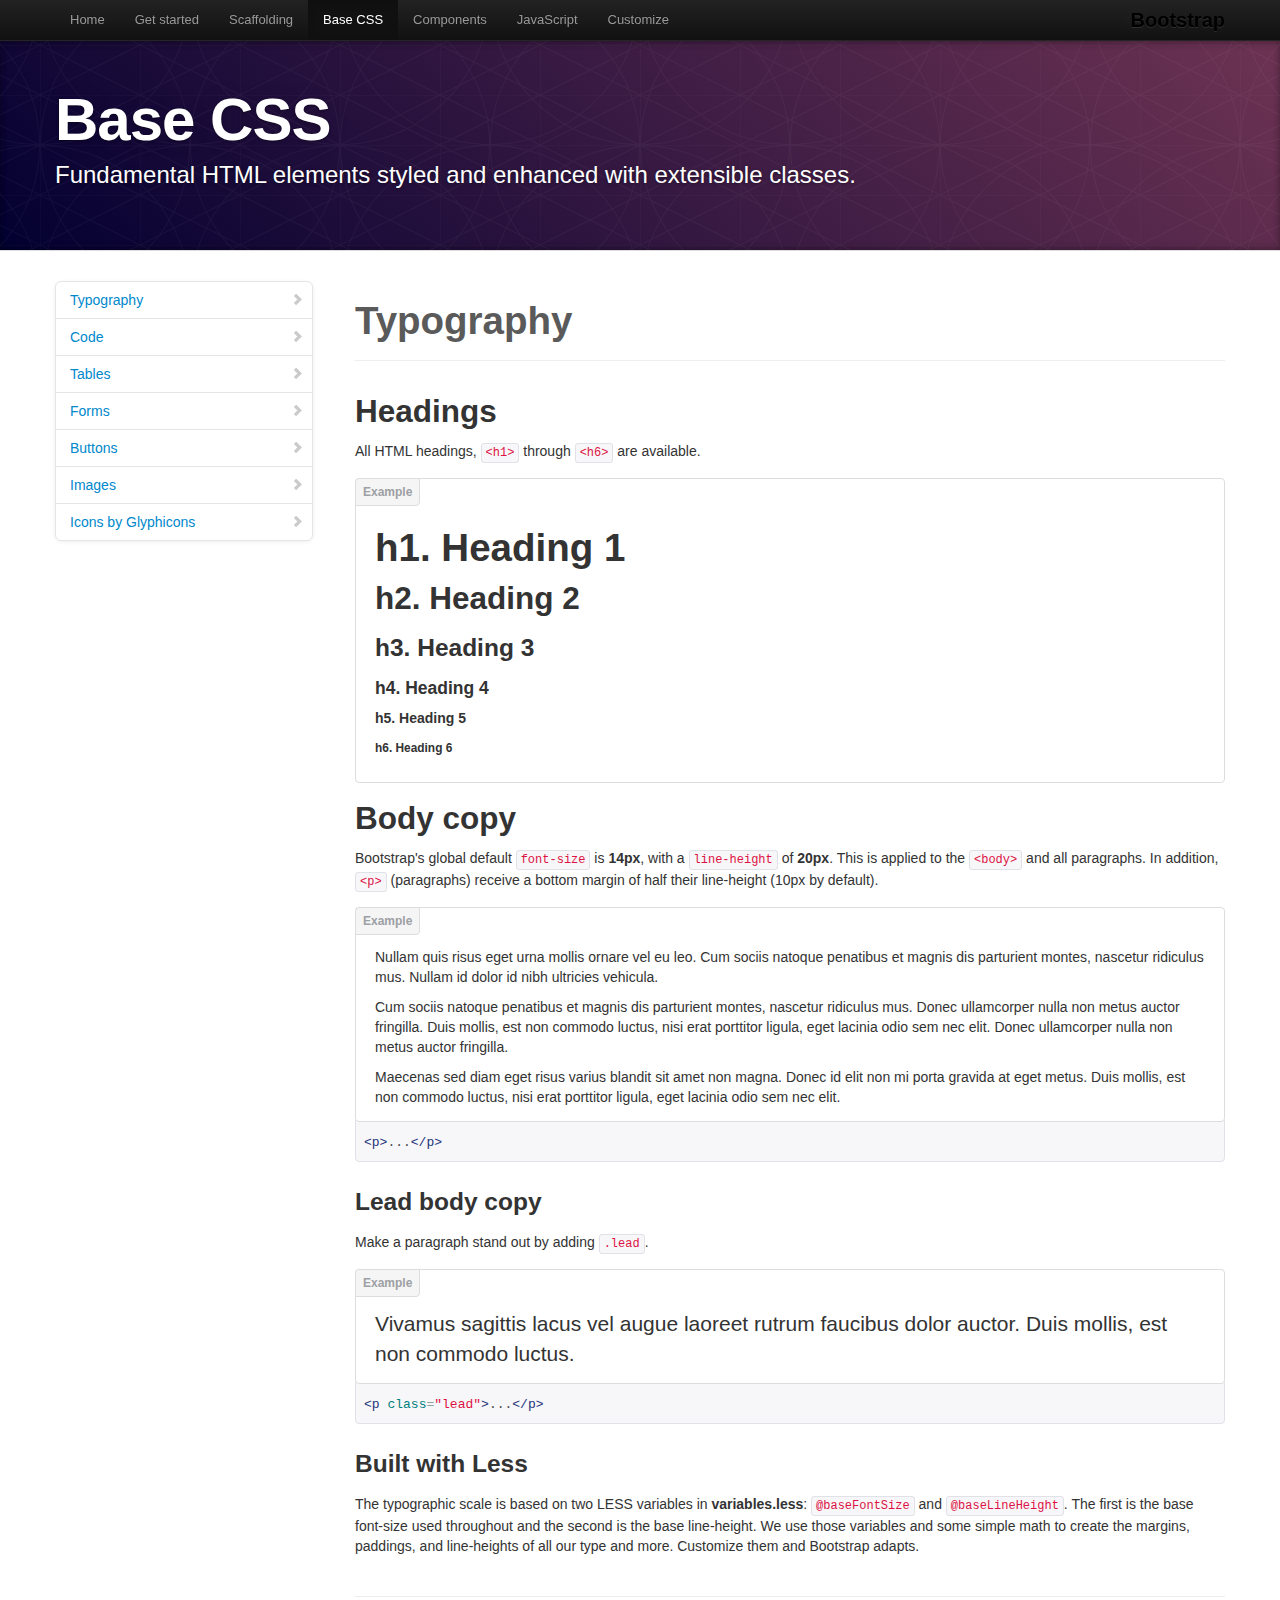
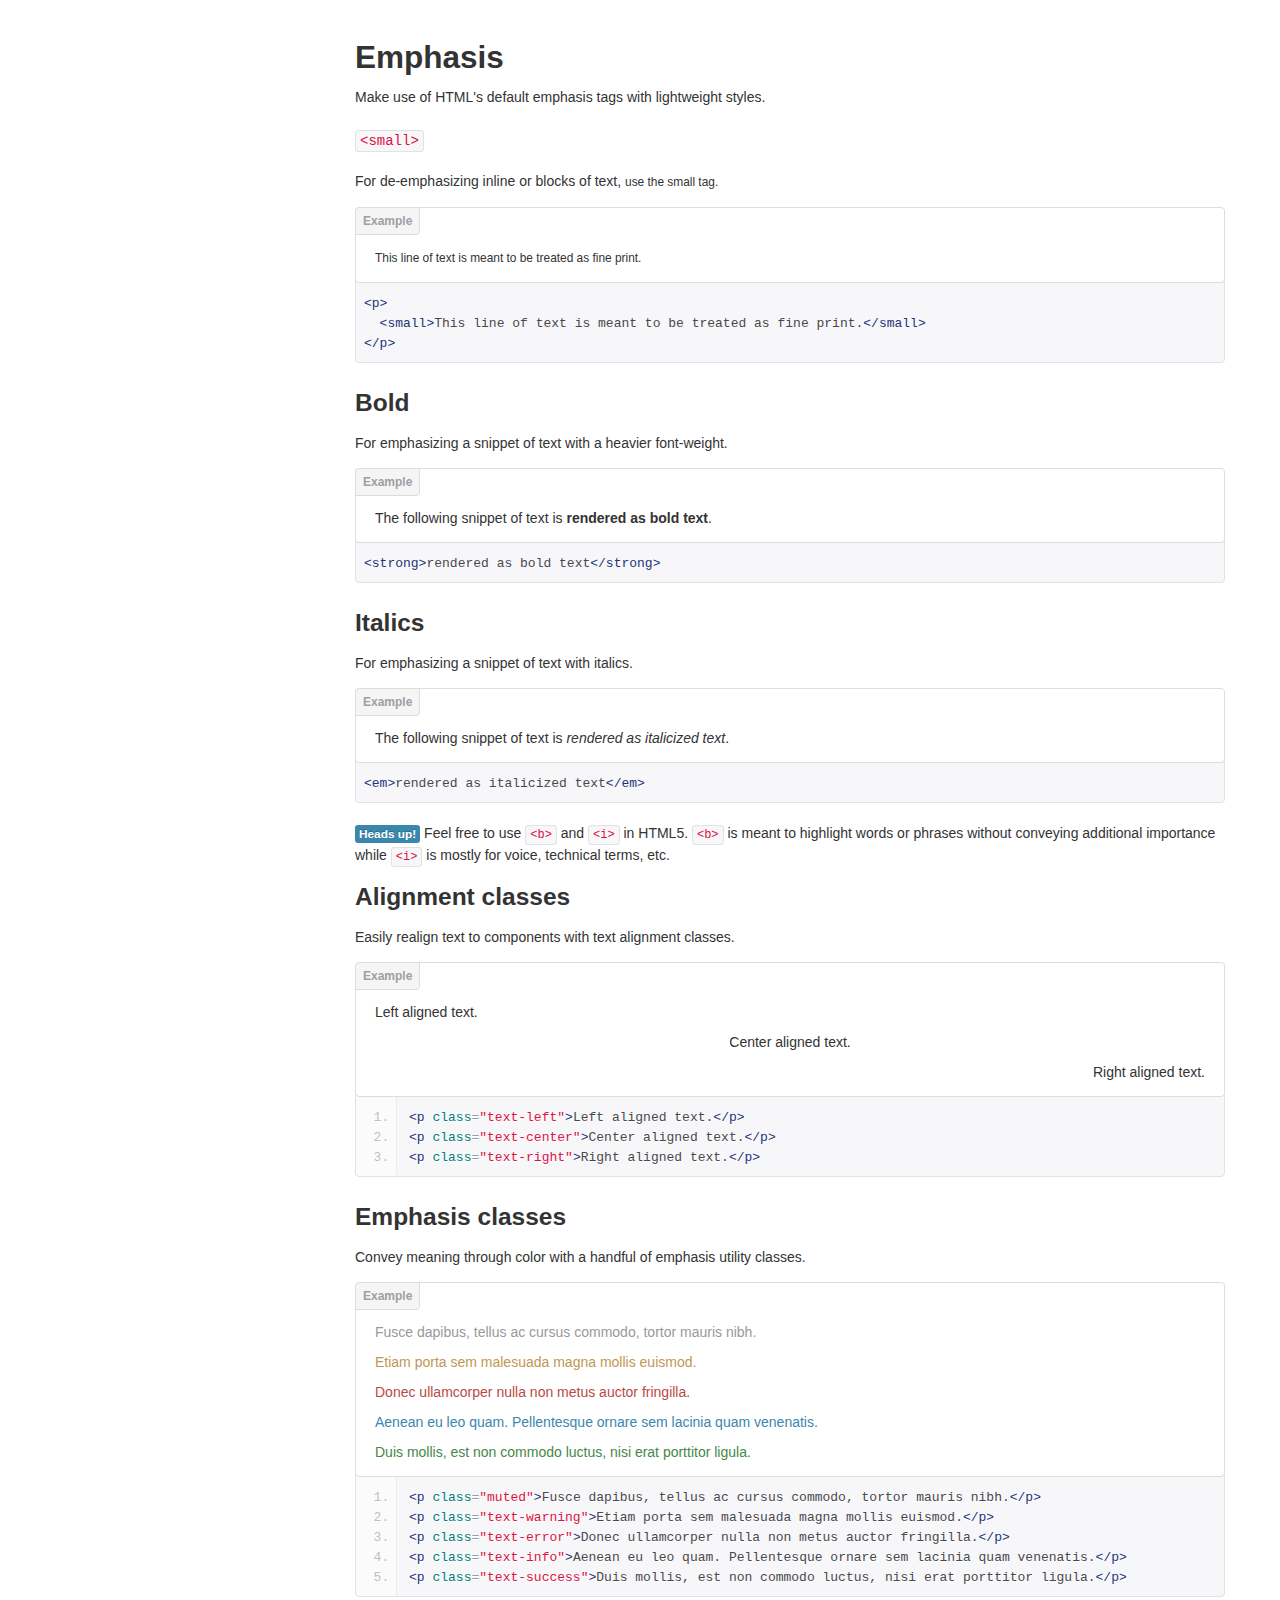
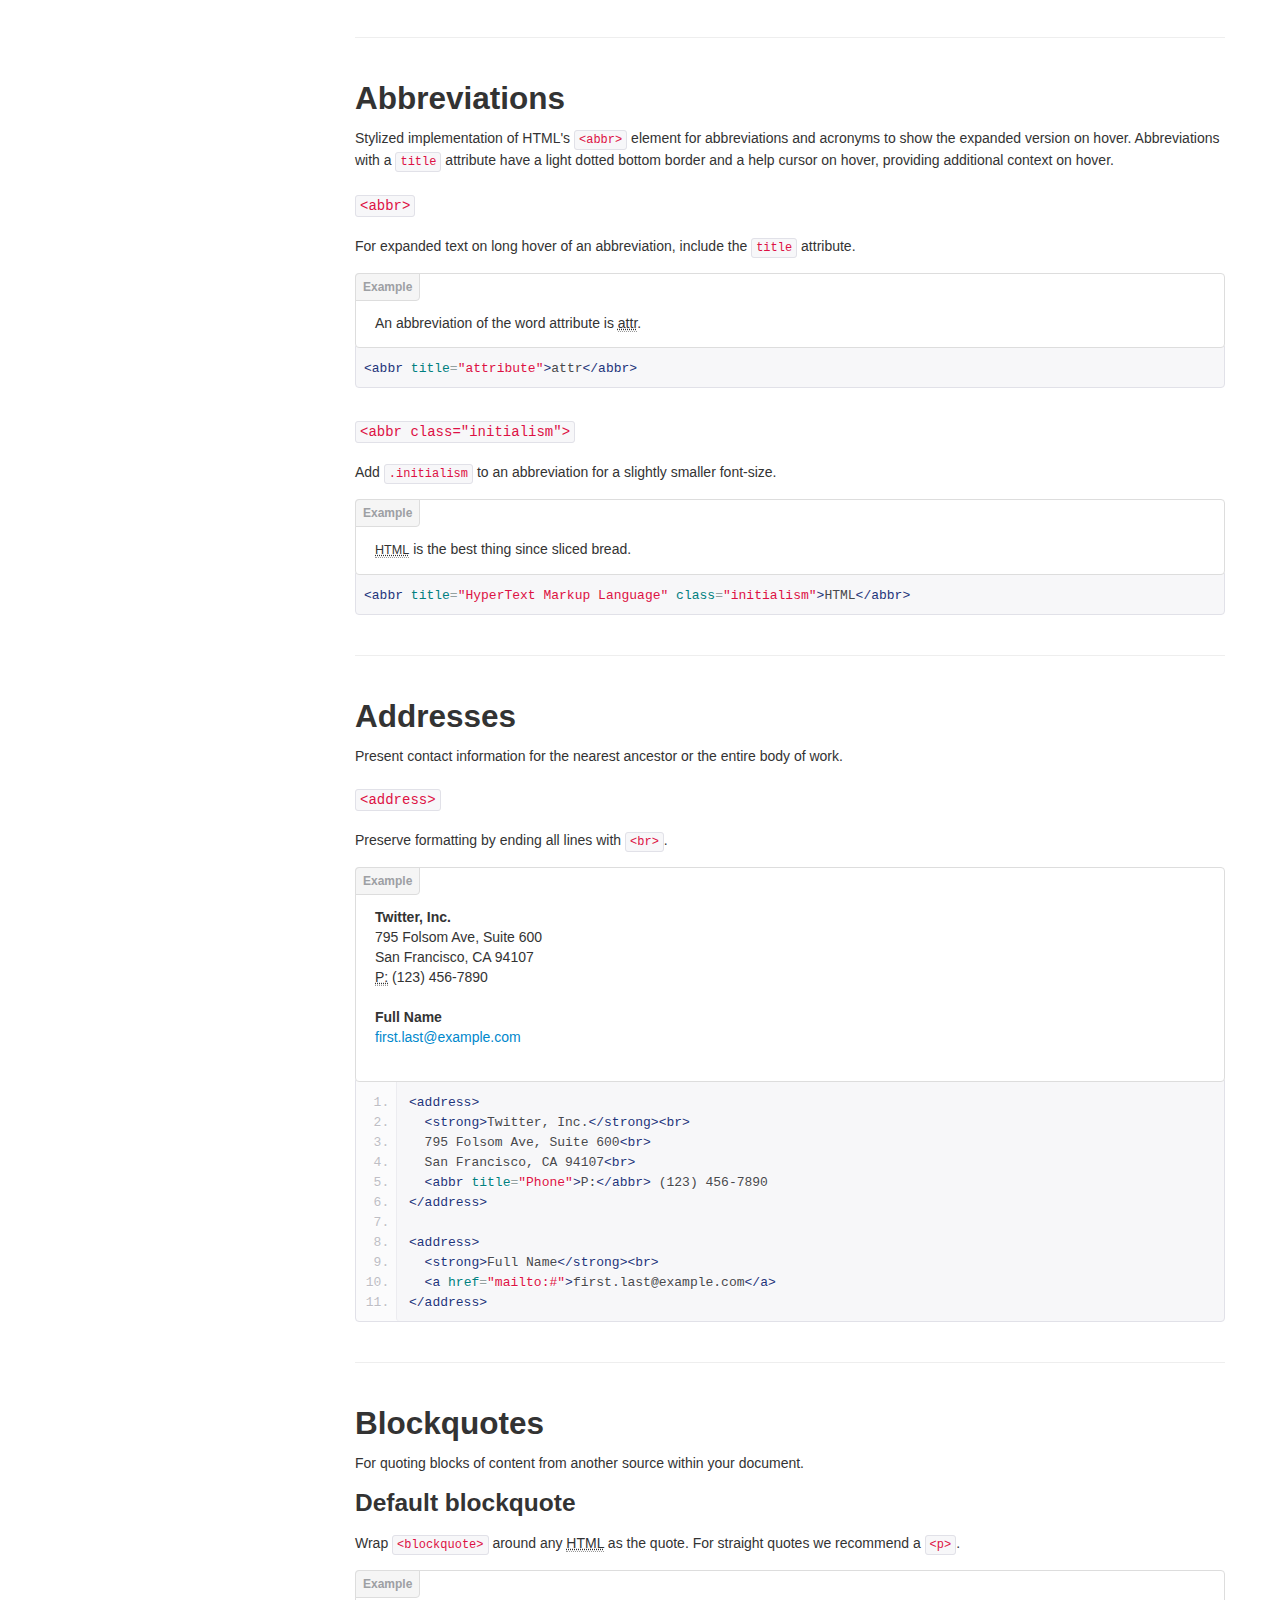
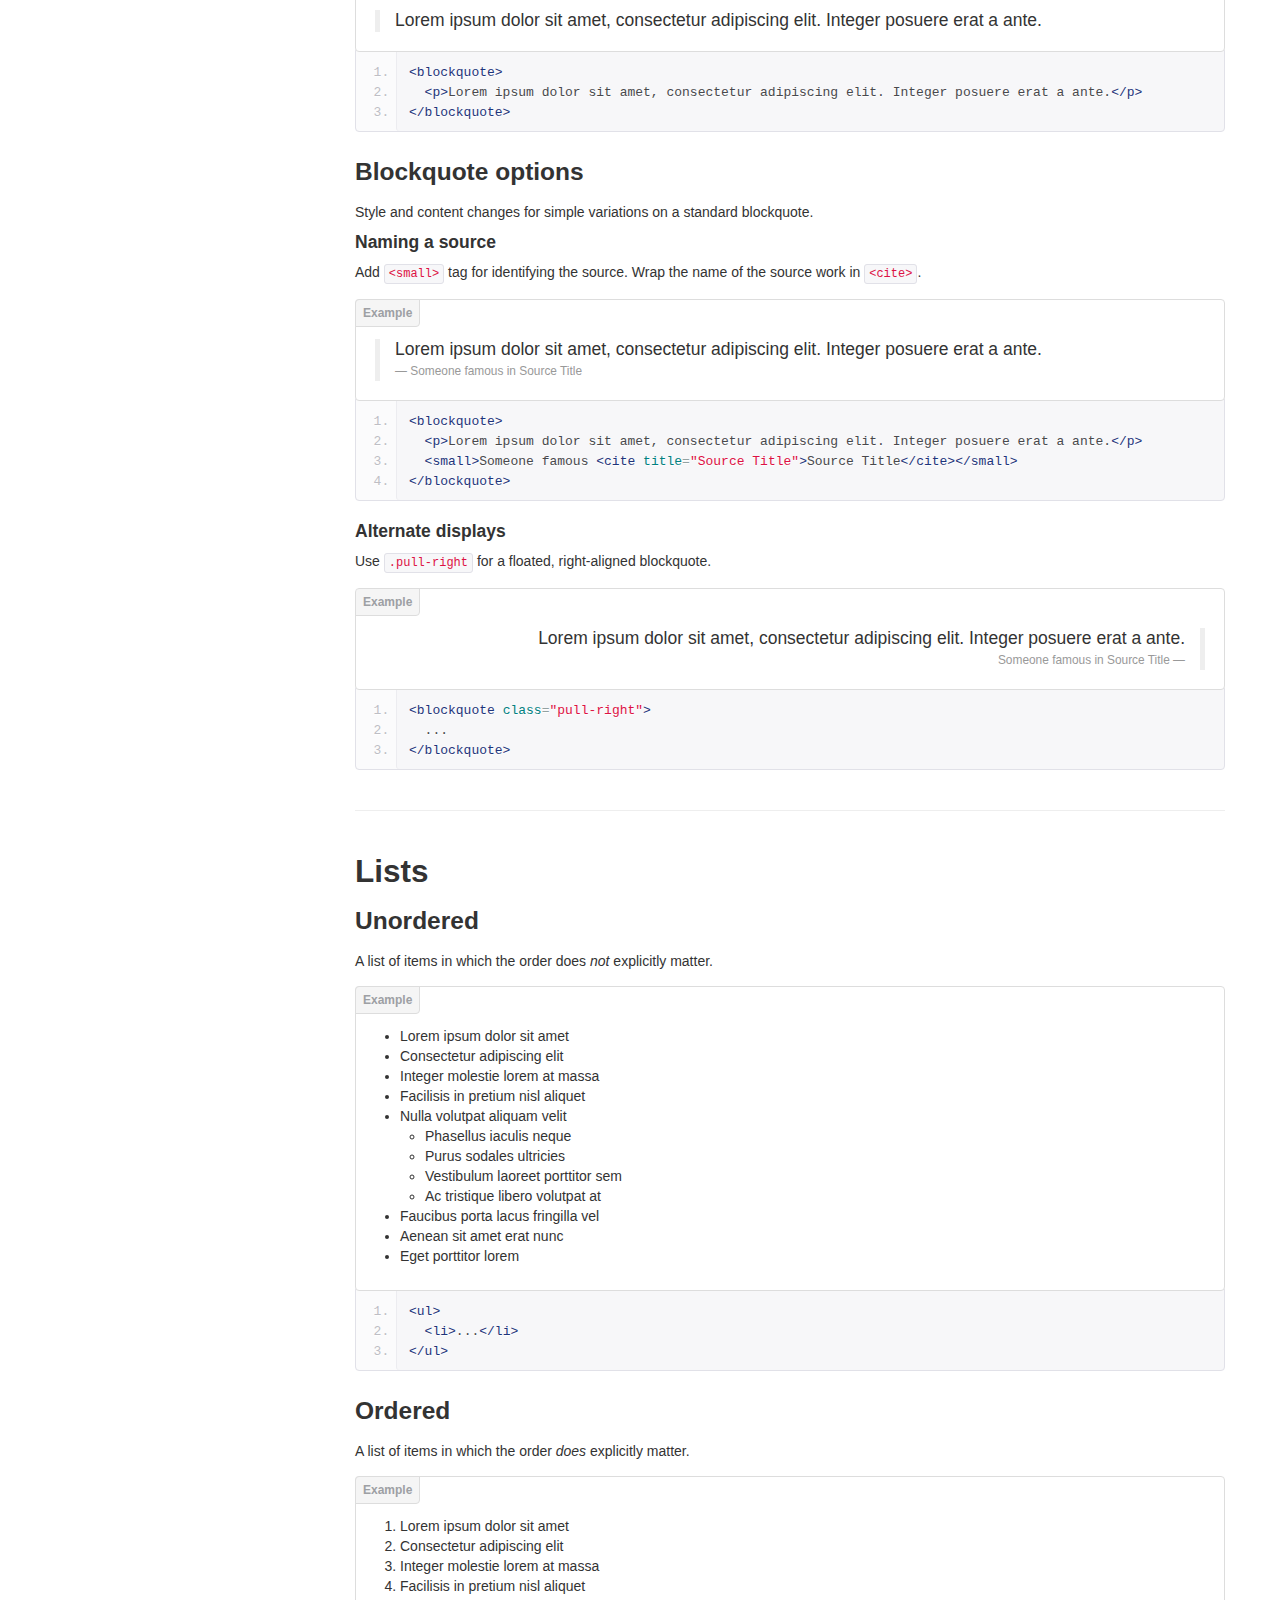
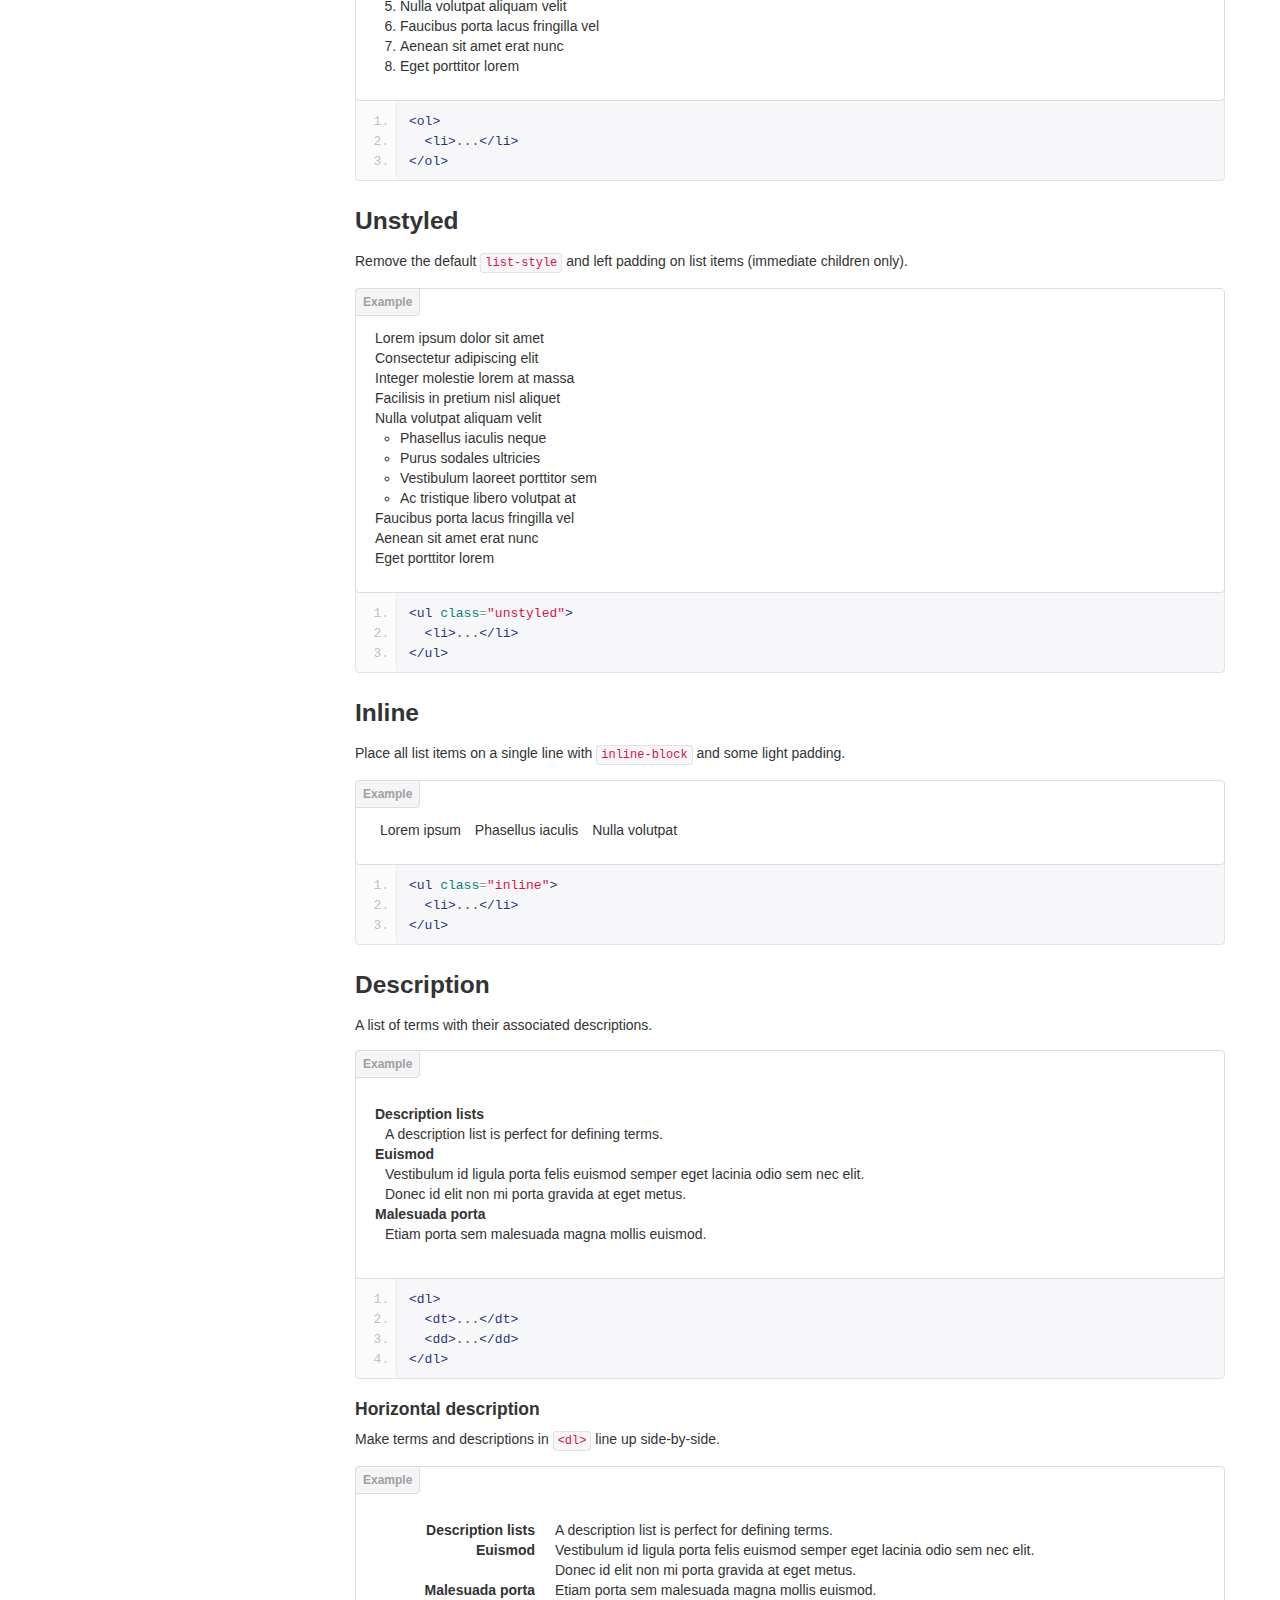
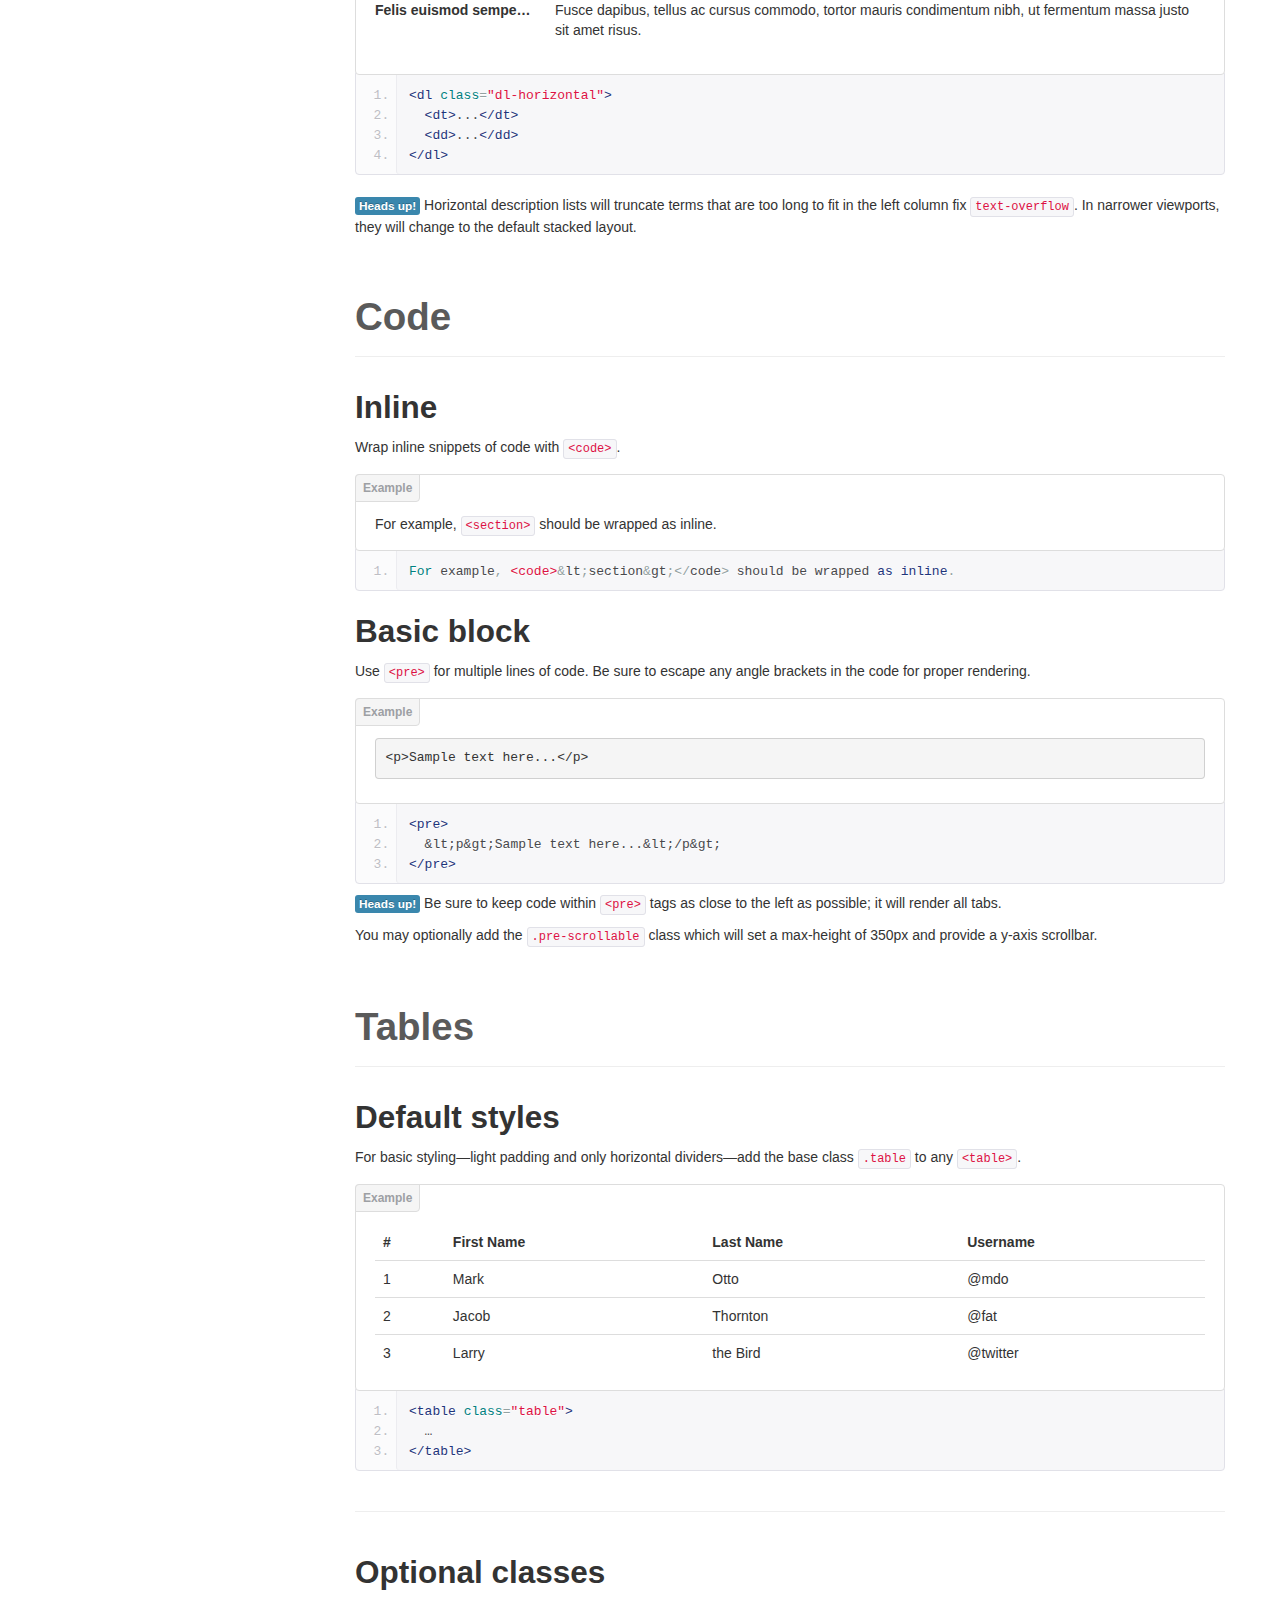
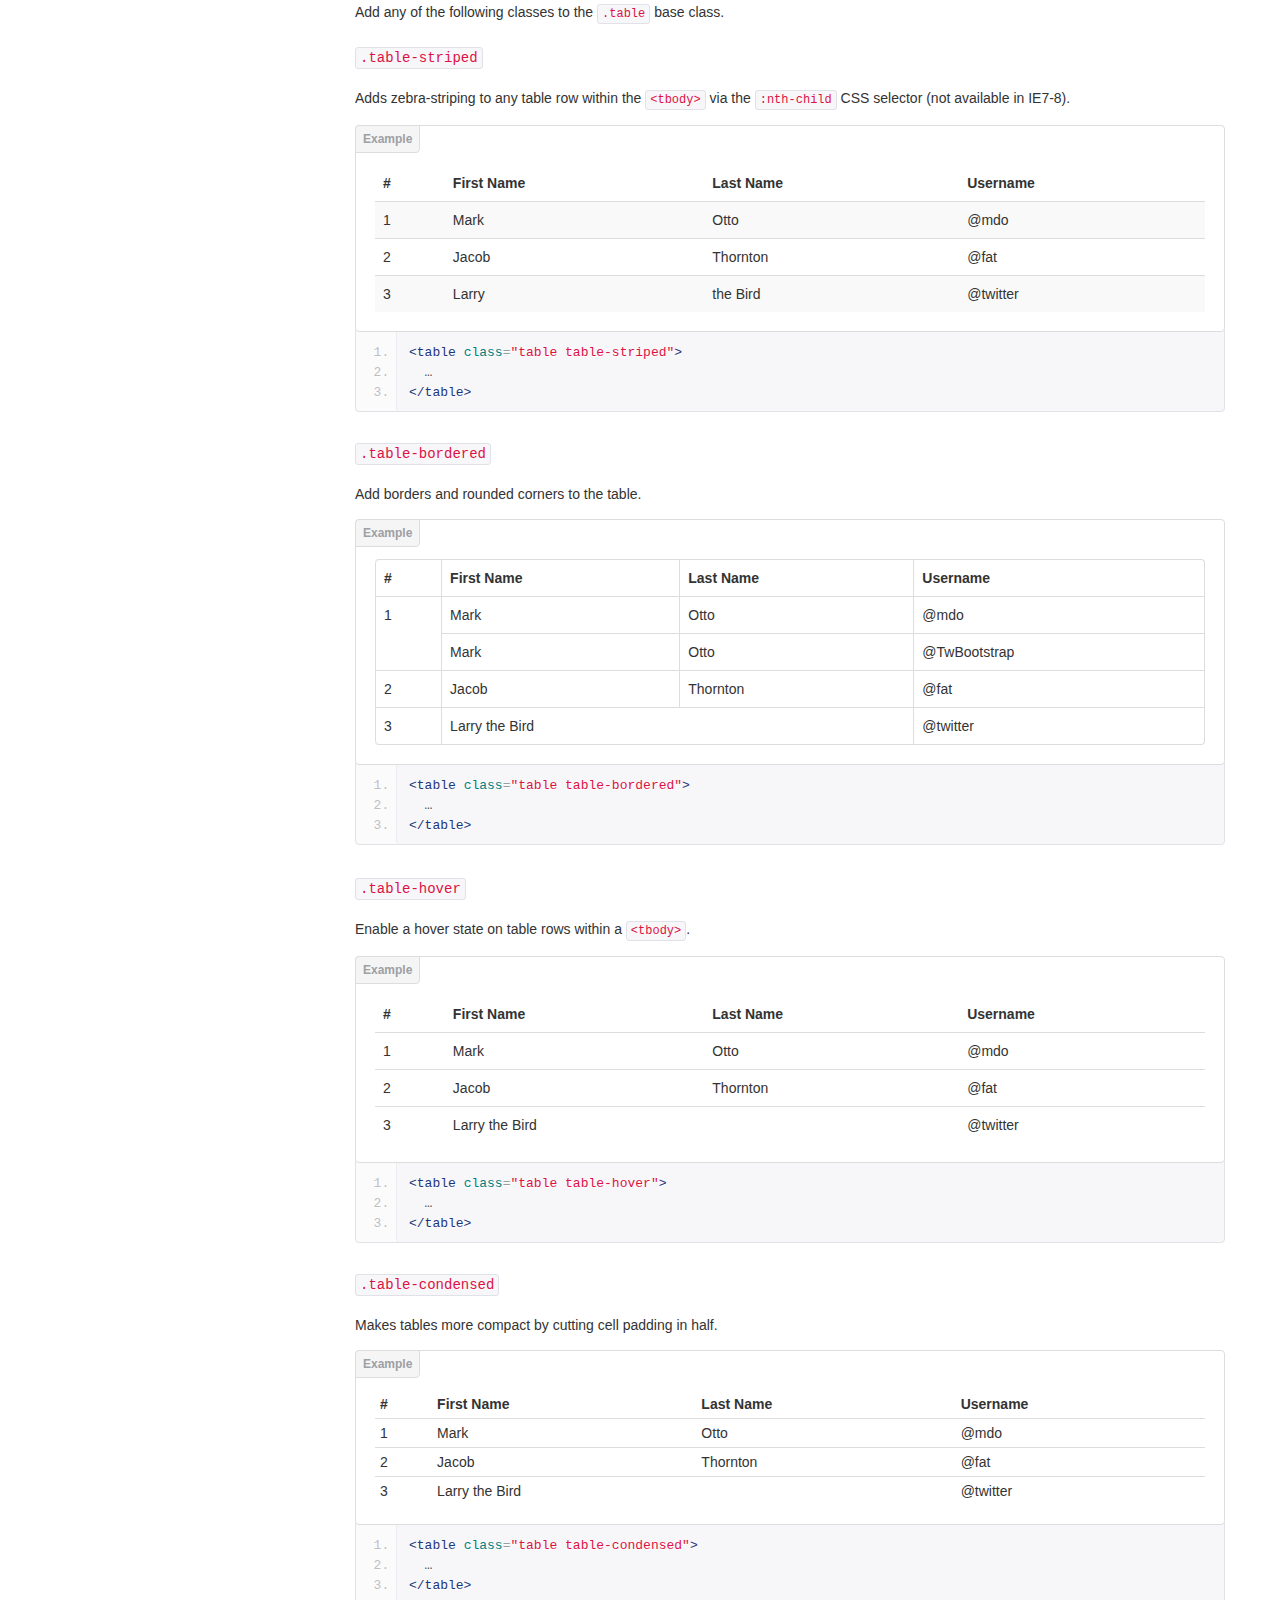
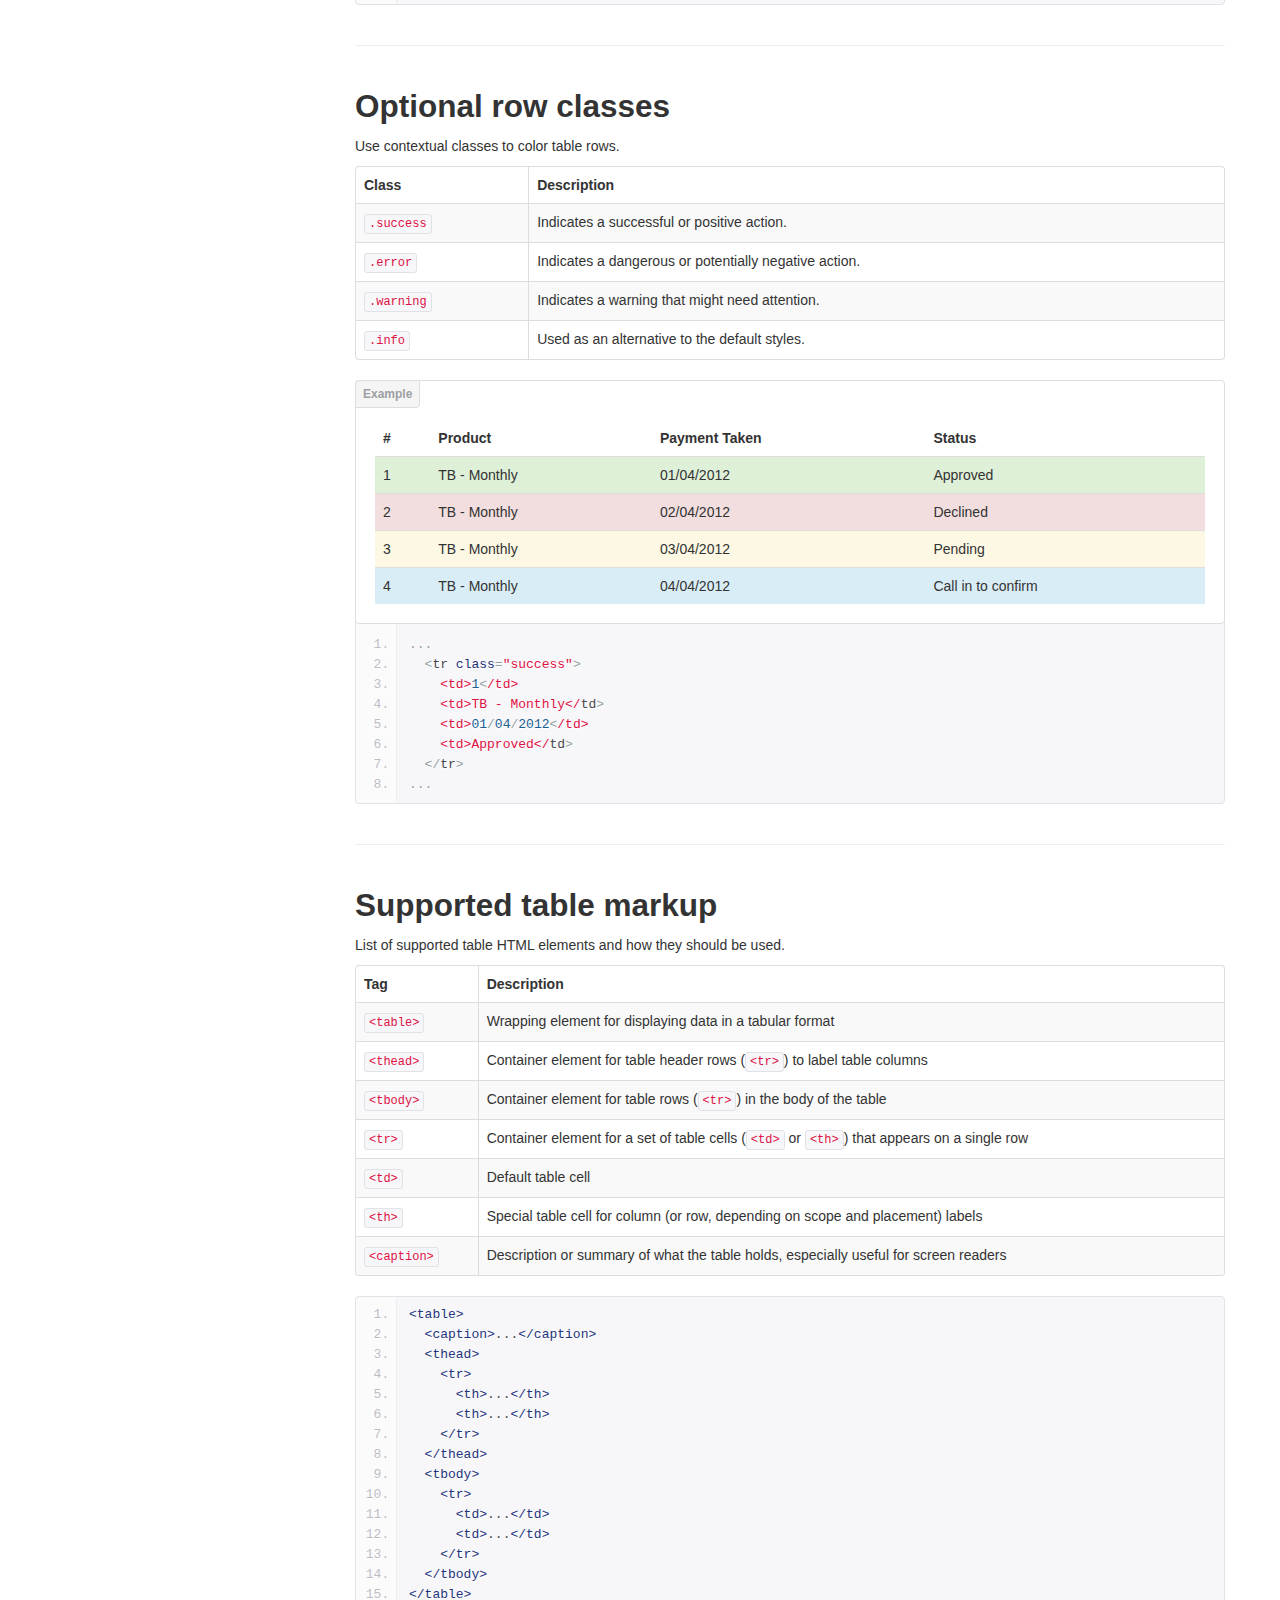
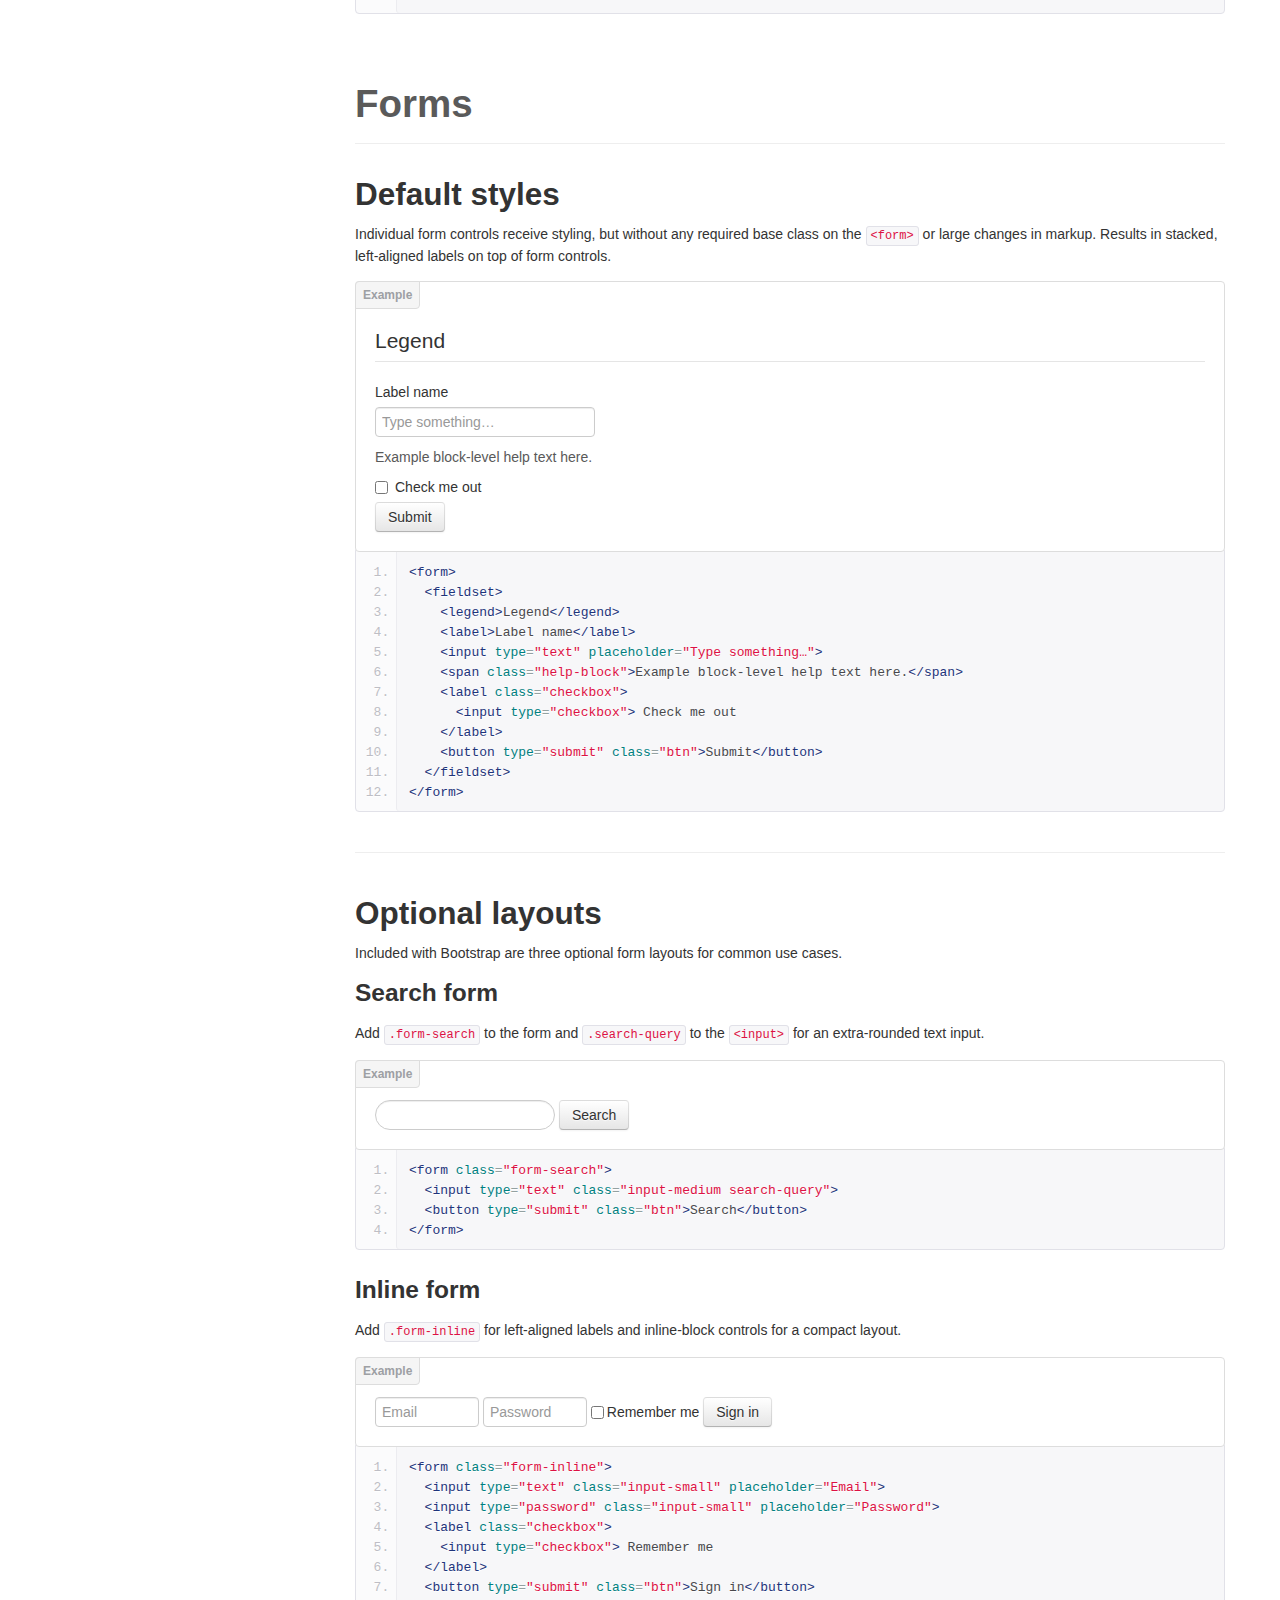
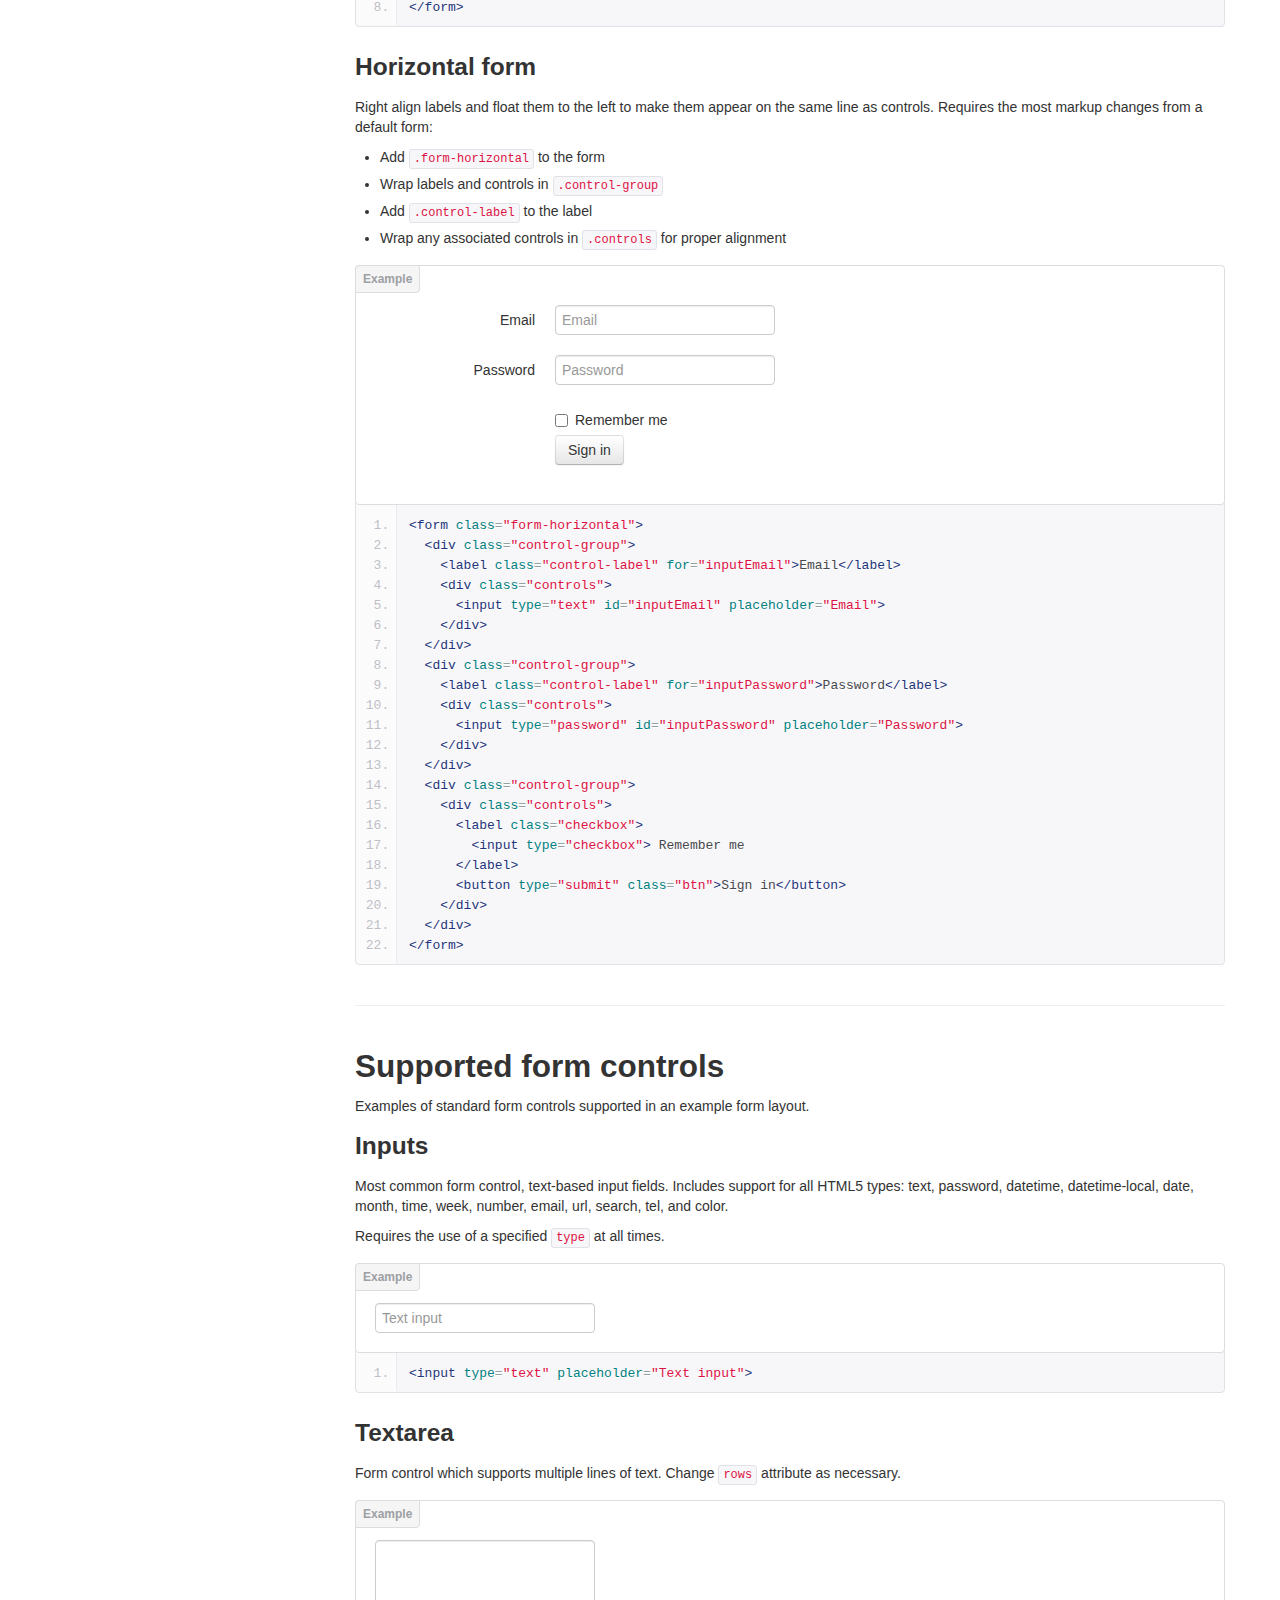
<file: bootstrap/docs/base-css.html>
<!DOCTYPE html>
<html lang="en">
  <head>
    <meta charset="utf-8">
    <title>Base · Bootstrap</title>
    <meta name="viewport" content="width=device-width, initial-scale=1.0">
    <meta name="description" content="">
    <meta name="author" content="">

    <!-- Le styles -->
    <link href="assets/css/bootstrap.css" rel="stylesheet">
    <link href="assets/css/bootstrap-responsive.css" rel="stylesheet">
    <link href="assets/css/docs.css" rel="stylesheet">
    <link href="assets/js/google-code-prettify/prettify.css" rel="stylesheet">

    <!-- Le HTML5 shim, for IE6-8 support of HTML5 elements -->
    <!--[if lt IE 9]>
      <script src="assets/js/html5shiv.js"></script>
    <![endif]-->

    <!-- Le fav and touch icons -->
    <link rel="apple-touch-icon-precomposed" sizes="144x144" href="assets/ico/apple-touch-icon-144-precomposed.png">
    <link rel="apple-touch-icon-precomposed" sizes="114x114" href="assets/ico/apple-touch-icon-114-precomposed.png">
      <link rel="apple-touch-icon-precomposed" sizes="72x72" href="assets/ico/apple-touch-icon-72-precomposed.png">
                    <link rel="apple-touch-icon-precomposed" href="assets/ico/apple-touch-icon-57-precomposed.png">
                                   <link rel="shortcut icon" href="assets/ico/favicon.png">

  </head>

  <body data-spy="scroll" data-target=".bs-docs-sidebar">

    <!-- Navbar
    ================================================== -->
    <div class="navbar navbar-inverse navbar-fixed-top">
      <div class="navbar-inner">
        <div class="container">
          <button type="button" class="btn btn-navbar" data-toggle="collapse" data-target=".nav-collapse">
            <span class="icon-bar"></span>
            <span class="icon-bar"></span>
            <span class="icon-bar"></span>
          </button>
          <a class="brand" href="./index.html">Bootstrap</a>
          <div class="nav-collapse collapse">
            <ul class="nav">
              <li class="">
                <a href="./index.html">Home</a>
              </li>
              <li class="">
                <a href="./getting-started.html">Get started</a>
              </li>
              <li class="">
                <a href="./scaffolding.html">Scaffolding</a>
              </li>
              <li class="active">
                <a href="./base-css.html">Base CSS</a>
              </li>
              <li class="">
                <a href="./components.html">Components</a>
              </li>
              <li class="">
                <a href="./javascript.html">JavaScript</a>
              </li>
              <li class="">
                <a href="./customize.html">Customize</a>
              </li>
            </ul>
          </div>
        </div>
      </div>
    </div>

<!-- Subhead
================================================== -->
<header class="jumbotron subhead" id="overview">
  <div class="container">
    <h1>Base CSS</h1>
    <p class="lead">Fundamental HTML elements styled and enhanced with extensible classes.</p>
  </div>
</header>


  <div class="container">

    <!-- Docs nav
    ================================================== -->
    <div class="row">
      <div class="span3 bs-docs-sidebar">
        <ul class="nav nav-list bs-docs-sidenav">
          <li><a href="#typography"><i class="icon-chevron-right"></i> Typography</a></li>
          <li><a href="#code"><i class="icon-chevron-right"></i> Code</a></li>
          <li><a href="#tables"><i class="icon-chevron-right"></i> Tables</a></li>
          <li><a href="#forms"><i class="icon-chevron-right"></i> Forms</a></li>
          <li><a href="#buttons"><i class="icon-chevron-right"></i> Buttons</a></li>
          <li><a href="#images"><i class="icon-chevron-right"></i> Images</a></li>
          <li><a href="#icons"><i class="icon-chevron-right"></i> Icons by Glyphicons</a></li>
        </ul>
      </div>
      <div class="span9">



        <!-- Typography
        ================================================== -->
        <section id="typography">
          <div class="page-header">
            <h1>Typography</h1>
          </div>

          <h2 id="headings">Headings</h2>
          <p>All HTML headings, <code>&lt;h1&gt;</code> through <code>&lt;h6&gt;</code> are available.</p>
          <div class="bs-docs-example">
            <h1>h1. Heading 1</h1>
            <h2>h2. Heading 2</h2>
            <h3>h3. Heading 3</h3>
            <h4>h4. Heading 4</h4>
            <h5>h5. Heading 5</h5>
            <h6>h6. Heading 6</h6>
          </div>

          <h2 id="body-copy">Body copy</h2>
          <p>Bootstrap's global default <code>font-size</code> is <strong>14px</strong>, with a <code>line-height</code> of <strong>20px</strong>. This is applied to the <code>&lt;body&gt;</code> and all paragraphs. In addition, <code>&lt;p&gt;</code> (paragraphs) receive a bottom margin of half their line-height (10px by default).</p>
          <div class="bs-docs-example">
            <p>Nullam quis risus eget urna mollis ornare vel eu leo. Cum sociis natoque penatibus et magnis dis parturient montes, nascetur ridiculus mus. Nullam id dolor id nibh ultricies vehicula.</p>
            <p>Cum sociis natoque penatibus et magnis dis parturient montes, nascetur ridiculus mus. Donec ullamcorper nulla non metus auctor fringilla. Duis mollis, est non commodo luctus, nisi erat porttitor ligula, eget lacinia odio sem nec elit. Donec ullamcorper nulla non metus auctor fringilla.</p>
            <p>Maecenas sed diam eget risus varius blandit sit amet non magna. Donec id elit non mi porta gravida at eget metus. Duis mollis, est non commodo luctus, nisi erat porttitor ligula, eget lacinia odio sem nec elit.</p>
          </div>
          <pre class="prettyprint">&lt;p&gt;...&lt;/p&gt;</pre>

          <h3>Lead body copy</h3>
          <p>Make a paragraph stand out by adding <code>.lead</code>.</p>
          <div class="bs-docs-example">
            <p class="lead">Vivamus sagittis lacus vel augue laoreet rutrum faucibus dolor auctor. Duis mollis, est non commodo luctus.</p>
          </div>
          <pre class="prettyprint">&lt;p class="lead"&gt;...&lt;/p&gt;</pre>

          <h3>Built with Less</h3>
          <p>The typographic scale is based on two LESS variables in <strong>variables.less</strong>: <code>@baseFontSize</code> and <code>@baseLineHeight</code>. The first is the base font-size used throughout and the second is the base line-height. We use those variables and some simple math to create the margins, paddings, and line-heights of all our type and more. Customize them and Bootstrap adapts.</p>


          <hr class="bs-docs-separator">


          <h2 id="emphasis">Emphasis</h2>
          <p>Make use of HTML's default emphasis tags with lightweight styles.</p>

          <h3><code>&lt;small&gt;</code></h3>
          <p>For de-emphasizing inline or blocks of text, <small>use the small tag.</small></p>
          <div class="bs-docs-example">
            <p><small>This line of text is meant to be treated as fine print.</small></p>
          </div>
<pre class="prettyprint">
&lt;p&gt;
  &lt;small&gt;This line of text is meant to be treated as fine print.&lt;/small&gt;
&lt;/p&gt;
</pre>

          <h3>Bold</h3>
          <p>For emphasizing a snippet of text with a heavier font-weight.</p>
          <div class="bs-docs-example">
            <p>The following snippet of text is <strong>rendered as bold text</strong>.</p>
          </div>
          <pre class="prettyprint">&lt;strong&gt;rendered as bold text&lt;/strong&gt;</pre>

          <h3>Italics</h3>
          <p>For emphasizing a snippet of text with italics.</p>
          <div class="bs-docs-example">
            <p>The following snippet of text is <em>rendered as italicized text</em>.</p>
          </div>
          <pre class="prettyprint">&lt;em&gt;rendered as italicized text&lt;/em&gt;</pre>

          <p><span class="label label-info">Heads up!</span> Feel free to use <code>&lt;b&gt;</code> and <code>&lt;i&gt;</code> in HTML5. <code>&lt;b&gt;</code> is meant to highlight words or phrases without conveying additional importance while <code>&lt;i&gt;</code> is mostly for voice, technical terms, etc.</p>

          <h3>Alignment classes</h3>
          <p>Easily realign text to components with text alignment classes.</p>
          <div class="bs-docs-example">
            <p class="text-left">Left aligned text.</p>
            <p class="text-center">Center aligned text.</p>
            <p class="text-right">Right aligned text.</p>
          </div>
<pre class="prettyprint linenums">
&lt;p class="text-left"&gt;Left aligned text.&lt;/p&gt;
&lt;p class="text-center"&gt;Center aligned text.&lt;/p&gt;
&lt;p class="text-right"&gt;Right aligned text.&lt;/p&gt;
</pre>

          <h3>Emphasis classes</h3>
          <p>Convey meaning through color with a handful of emphasis utility classes.</p>
          <div class="bs-docs-example">
            <p class="muted">Fusce dapibus, tellus ac cursus commodo, tortor mauris nibh.</p>
            <p class="text-warning">Etiam porta sem malesuada magna mollis euismod.</p>
            <p class="text-error">Donec ullamcorper nulla non metus auctor fringilla.</p>
            <p class="text-info">Aenean eu leo quam. Pellentesque ornare sem lacinia quam venenatis.</p>
            <p class="text-success">Duis mollis, est non commodo luctus, nisi erat porttitor ligula.</p>
          </div>
<pre class="prettyprint linenums">
&lt;p class="muted"&gt;Fusce dapibus, tellus ac cursus commodo, tortor mauris nibh.&lt;/p&gt;
&lt;p class="text-warning"&gt;Etiam porta sem malesuada magna mollis euismod.&lt;/p&gt;
&lt;p class="text-error"&gt;Donec ullamcorper nulla non metus auctor fringilla.&lt;/p&gt;
&lt;p class="text-info"&gt;Aenean eu leo quam. Pellentesque ornare sem lacinia quam venenatis.&lt;/p&gt;
&lt;p class="text-success"&gt;Duis mollis, est non commodo luctus, nisi erat porttitor ligula.&lt;/p&gt;
</pre>


          <hr class="bs-docs-separator">


          <h2 id="abbreviations">Abbreviations</h2>
          <p>Stylized implementation of HTML's <code>&lt;abbr&gt;</code> element for abbreviations and acronyms to show the expanded version on hover. Abbreviations with a <code>title</code> attribute have a light dotted bottom border and a help cursor on hover, providing additional context on hover.</p>

          <h3><code>&lt;abbr&gt;</code></h3>
          <p>For expanded text on long hover of an abbreviation, include the <code>title</code> attribute.</p>
          <div class="bs-docs-example">
            <p>An abbreviation of the word attribute is <abbr title="attribute">attr</abbr>.</p>
          </div>
          <pre class="prettyprint">&lt;abbr title="attribute"&gt;attr&lt;/abbr&gt;</pre>

          <h3><code>&lt;abbr class="initialism"&gt;</code></h3>
          <p>Add <code>.initialism</code> to an abbreviation for a slightly smaller font-size.</p>
          <div class="bs-docs-example">
            <p><abbr title="HyperText Markup Language" class="initialism">HTML</abbr> is the best thing since sliced bread.</p>
          </div>
          <pre class="prettyprint">&lt;abbr title="HyperText Markup Language" class="initialism"&gt;HTML&lt;/abbr&gt;</pre>


          <hr class="bs-docs-separator">


          <h2 id="addresses">Addresses</h2>
          <p>Present contact information for the nearest ancestor or the entire body of work.</p>

          <h3><code>&lt;address&gt;</code></h3>
          <p>Preserve formatting by ending all lines with <code>&lt;br&gt;</code>.</p>
          <div class="bs-docs-example">
            <address>
              <strong>Twitter, Inc.</strong><br>
              795 Folsom Ave, Suite 600<br>
              San Francisco, CA 94107<br>
              <abbr title="Phone">P:</abbr> (123) 456-7890
            </address>
            <address>
              <strong>Full Name</strong><br>
              <a href="mailto:#">first.last@example.com</a>
            </address>
          </div>
<pre class="prettyprint linenums">
&lt;address&gt;
  &lt;strong&gt;Twitter, Inc.&lt;/strong&gt;&lt;br&gt;
  795 Folsom Ave, Suite 600&lt;br&gt;
  San Francisco, CA 94107&lt;br&gt;
  &lt;abbr title="Phone"&gt;P:&lt;/abbr&gt; (123) 456-7890
&lt;/address&gt;

&lt;address&gt;
  &lt;strong&gt;Full Name&lt;/strong&gt;&lt;br&gt;
  &lt;a href="mailto:#"&gt;first.last@example.com&lt;/a&gt;
&lt;/address&gt;
</pre>


          <hr class="bs-docs-separator">


          <h2 id="blockquotes">Blockquotes</h2>
          <p>For quoting blocks of content from another source within your document.</p>

          <h3>Default blockquote</h3>
          <p>Wrap <code>&lt;blockquote&gt;</code> around any <abbr title="HyperText Markup Language">HTML</abbr> as the quote. For straight quotes we recommend a <code>&lt;p&gt;</code>.</p>
          <div class="bs-docs-example">
            <blockquote>
              <p>Lorem ipsum dolor sit amet, consectetur adipiscing elit. Integer posuere erat a ante.</p>
            </blockquote>
          </div>
<pre class="prettyprint linenums">
&lt;blockquote&gt;
  &lt;p&gt;Lorem ipsum dolor sit amet, consectetur adipiscing elit. Integer posuere erat a ante.&lt;/p&gt;
&lt;/blockquote&gt;
</pre>

          <h3>Blockquote options</h3>
          <p>Style and content changes for simple variations on a standard blockquote.</p>

          <h4>Naming a source</h4>
          <p>Add <code>&lt;small&gt;</code> tag for identifying the source. Wrap the name of the source work in <code>&lt;cite&gt;</code>.</p>
          <div class="bs-docs-example">
            <blockquote>
              <p>Lorem ipsum dolor sit amet, consectetur adipiscing elit. Integer posuere erat a ante.</p>
              <small>Someone famous in <cite title="Source Title">Source Title</cite></small>
            </blockquote>
          </div>
<pre class="prettyprint linenums">
&lt;blockquote&gt;
  &lt;p&gt;Lorem ipsum dolor sit amet, consectetur adipiscing elit. Integer posuere erat a ante.&lt;/p&gt;
  &lt;small&gt;Someone famous &lt;cite title="Source Title"&gt;Source Title&lt;/cite&gt;&lt;/small&gt;
&lt;/blockquote&gt;
</pre>

          <h4>Alternate displays</h4>
          <p>Use <code>.pull-right</code> for a floated, right-aligned blockquote.</p>
          <div class="bs-docs-example" style="overflow: hidden;">
            <blockquote class="pull-right">
              <p>Lorem ipsum dolor sit amet, consectetur adipiscing elit. Integer posuere erat a ante.</p>
              <small>Someone famous in <cite title="Source Title">Source Title</cite></small>
            </blockquote>
          </div>
<pre class="prettyprint linenums">
&lt;blockquote class="pull-right"&gt;
  ...
&lt;/blockquote&gt;
</pre>


          <hr class="bs-docs-separator">


          <!-- Lists -->
          <h2 id="lists">Lists</h2>

          <h3>Unordered</h3>
          <p>A list of items in which the order does <em>not</em> explicitly matter.</p>
          <div class="bs-docs-example">
            <ul>
              <li>Lorem ipsum dolor sit amet</li>
              <li>Consectetur adipiscing elit</li>
              <li>Integer molestie lorem at massa</li>
              <li>Facilisis in pretium nisl aliquet</li>
              <li>Nulla volutpat aliquam velit
                <ul>
                  <li>Phasellus iaculis neque</li>
                  <li>Purus sodales ultricies</li>
                  <li>Vestibulum laoreet porttitor sem</li>
                  <li>Ac tristique libero volutpat at</li>
                </ul>
              </li>
              <li>Faucibus porta lacus fringilla vel</li>
              <li>Aenean sit amet erat nunc</li>
              <li>Eget porttitor lorem</li>
            </ul>
          </div>
<pre class="prettyprint linenums">
&lt;ul&gt;
  &lt;li&gt;...&lt;/li&gt;
&lt;/ul&gt;
</pre>

          <h3>Ordered</h3>
          <p>A list of items in which the order <em>does</em> explicitly matter.</p>
          <div class="bs-docs-example">
            <ol>
              <li>Lorem ipsum dolor sit amet</li>
              <li>Consectetur adipiscing elit</li>
              <li>Integer molestie lorem at massa</li>
              <li>Facilisis in pretium nisl aliquet</li>
              <li>Nulla volutpat aliquam velit</li>
              <li>Faucibus porta lacus fringilla vel</li>
              <li>Aenean sit amet erat nunc</li>
              <li>Eget porttitor lorem</li>
            </ol>
          </div>
<pre class="prettyprint linenums">
&lt;ol&gt;
  &lt;li&gt;...&lt;/li&gt;
&lt;/ol&gt;
</pre>

        <h3>Unstyled</h3>
        <p>Remove the default <code>list-style</code> and left padding on list items (immediate children only).</p>
        <div class="bs-docs-example">
          <ul class="unstyled">
            <li>Lorem ipsum dolor sit amet</li>
            <li>Consectetur adipiscing elit</li>
            <li>Integer molestie lorem at massa</li>
            <li>Facilisis in pretium nisl aliquet</li>
            <li>Nulla volutpat aliquam velit
              <ul>
                <li>Phasellus iaculis neque</li>
                <li>Purus sodales ultricies</li>
                <li>Vestibulum laoreet porttitor sem</li>
                <li>Ac tristique libero volutpat at</li>
              </ul>
            </li>
            <li>Faucibus porta lacus fringilla vel</li>
            <li>Aenean sit amet erat nunc</li>
            <li>Eget porttitor lorem</li>
          </ul>
        </div>
<pre class="prettyprint linenums">
&lt;ul class="unstyled"&gt;
  &lt;li&gt;...&lt;/li&gt;
&lt;/ul&gt;
</pre>

        <h3>Inline</h3>
        <p>Place all list items on a single line with <code>inline-block</code> and some light padding.</p>
        <div class="bs-docs-example">
          <ul class="inline">
            <li>Lorem ipsum</li>
            <li>Phasellus iaculis</li>
            <li>Nulla volutpat</li>
          </ul>
        </div>
<pre class="prettyprint linenums">
&lt;ul class="inline"&gt;
  &lt;li&gt;...&lt;/li&gt;
&lt;/ul&gt;
</pre>

        <h3>Description</h3>
        <p>A list of terms with their associated descriptions.</p>
        <div class="bs-docs-example">
          <dl>
            <dt>Description lists</dt>
            <dd>A description list is perfect for defining terms.</dd>
            <dt>Euismod</dt>
            <dd>Vestibulum id ligula porta felis euismod semper eget lacinia odio sem nec elit.</dd>
            <dd>Donec id elit non mi porta gravida at eget metus.</dd>
            <dt>Malesuada porta</dt>
            <dd>Etiam porta sem malesuada magna mollis euismod.</dd>
          </dl>
        </div>
<pre class="prettyprint linenums">
&lt;dl&gt;
  &lt;dt&gt;...&lt;/dt&gt;
  &lt;dd&gt;...&lt;/dd&gt;
&lt;/dl&gt;
</pre>

        <h4>Horizontal description</h4>
        <p>Make terms and descriptions in <code>&lt;dl&gt;</code> line up side-by-side.</p>
        <div class="bs-docs-example">
          <dl class="dl-horizontal">
            <dt>Description lists</dt>
            <dd>A description list is perfect for defining terms.</dd>
            <dt>Euismod</dt>
            <dd>Vestibulum id ligula porta felis euismod semper eget lacinia odio sem nec elit.</dd>
            <dd>Donec id elit non mi porta gravida at eget metus.</dd>
            <dt>Malesuada porta</dt>
            <dd>Etiam porta sem malesuada magna mollis euismod.</dd>
            <dt>Felis euismod semper eget lacinia</dt>
            <dd>Fusce dapibus, tellus ac cursus commodo, tortor mauris condimentum nibh, ut fermentum massa justo sit amet risus.</dd>
          </dl>
        </div>
<pre class="prettyprint linenums">
&lt;dl class="dl-horizontal"&gt;
  &lt;dt&gt;...&lt;/dt&gt;
  &lt;dd&gt;...&lt;/dd&gt;
&lt;/dl&gt;
</pre>
        <p>
          <span class="label label-info">Heads up!</span>
          Horizontal description lists will truncate terms that are too long to fit in the left column fix <code>text-overflow</code>. In narrower viewports, they will change to the default stacked layout.
        </p>
      </section>



        <!-- Code
        ================================================== -->
        <section id="code">
          <div class="page-header">
            <h1>Code</h1>
          </div>

          <h2>Inline</h2>
          <p>Wrap inline snippets of code with <code>&lt;code&gt;</code>.</p>
<div class="bs-docs-example">
  For example, <code>&lt;section&gt;</code> should be wrapped as inline.
</div>
<pre class="prettyprint linenums">
For example, &lt;code&gt;&amp;lt;section&amp;gt;&lt;/code&gt; should be wrapped as inline.
</pre>

          <h2>Basic block</h2>
          <p>Use <code>&lt;pre&gt;</code> for multiple lines of code. Be sure to escape any angle brackets in the code for proper rendering.</p>
<div class="bs-docs-example">
  <pre>&lt;p&gt;Sample text here...&lt;/p&gt;</pre>
</div>
<pre class="prettyprint linenums" style="margin-bottom: 9px;">
&lt;pre&gt;
  &amp;lt;p&amp;gt;Sample text here...&amp;lt;/p&amp;gt;
&lt;/pre&gt;
</pre>
          <p><span class="label label-info">Heads up!</span> Be sure to keep code within <code>&lt;pre&gt;</code> tags as close to the left as possible; it will render all tabs.</p>
          <p>You may optionally add the <code>.pre-scrollable</code> class which will set a max-height of 350px and provide a y-axis scrollbar.</p>
        </section>



        <!-- Tables
        ================================================== -->
        <section id="tables">
          <div class="page-header">
            <h1>Tables</h1>
          </div>

          <h2>Default styles</h2>
          <p>For basic styling&mdash;light padding and only horizontal dividers&mdash;add the base class <code>.table</code> to any <code>&lt;table&gt;</code>.</p>
          <div class="bs-docs-example">
            <table class="table">
              <thead>
                <tr>
                  <th>#</th>
                  <th>First Name</th>
                  <th>Last Name</th>
                  <th>Username</th>
                </tr>
              </thead>
              <tbody>
                <tr>
                  <td>1</td>
                  <td>Mark</td>
                  <td>Otto</td>
                  <td>@mdo</td>
                </tr>
                <tr>
                  <td>2</td>
                  <td>Jacob</td>
                  <td>Thornton</td>
                  <td>@fat</td>
                </tr>
                <tr>
                  <td>3</td>
                  <td>Larry</td>
                  <td>the Bird</td>
                  <td>@twitter</td>
                </tr>
              </tbody>
            </table>
          </div>
<pre class="prettyprint linenums">
&lt;table class="table"&gt;
  …
&lt;/table&gt;
</pre>


          <hr class="bs-docs-separator">


          <h2>Optional classes</h2>
          <p>Add any of the following classes to the <code>.table</code> base class.</p>

          <h3><code>.table-striped</code></h3>
          <p>Adds zebra-striping to any table row within the <code>&lt;tbody&gt;</code> via the <code>:nth-child</code> CSS selector (not available in IE7-8).</p>
          <div class="bs-docs-example">
            <table class="table table-striped">
              <thead>
                <tr>
                  <th>#</th>
                  <th>First Name</th>
                  <th>Last Name</th>
                  <th>Username</th>
                </tr>
              </thead>
              <tbody>
                <tr>
                  <td>1</td>
                  <td>Mark</td>
                  <td>Otto</td>
                  <td>@mdo</td>
                </tr>
                <tr>
                  <td>2</td>
                  <td>Jacob</td>
                  <td>Thornton</td>
                  <td>@fat</td>
                </tr>
                <tr>
                  <td>3</td>
                  <td>Larry</td>
                  <td>the Bird</td>
                  <td>@twitter</td>
                </tr>
              </tbody>
            </table>
          </div>
<pre class="prettyprint linenums" style="margin-bottom: 18px;">
&lt;table class="table table-striped"&gt;
  …
&lt;/table&gt;
</pre>

          <h3><code>.table-bordered</code></h3>
          <p>Add borders and rounded corners to the table.</p>
          <div class="bs-docs-example">
            <table class="table table-bordered">
              <thead>
                <tr>
                  <th>#</th>
                  <th>First Name</th>
                  <th>Last Name</th>
                  <th>Username</th>
                </tr>
              </thead>
              <tbody>
                <tr>
                  <td rowspan="2">1</td>
                  <td>Mark</td>
                  <td>Otto</td>
                  <td>@mdo</td>
                </tr>
                <tr>
                  <td>Mark</td>
                  <td>Otto</td>
                  <td>@TwBootstrap</td>
                </tr>
                <tr>
                  <td>2</td>
                  <td>Jacob</td>
                  <td>Thornton</td>
                  <td>@fat</td>
                </tr>
                <tr>
                  <td>3</td>
                  <td colspan="2">Larry the Bird</td>
                  <td>@twitter</td>
                </tr>
              </tbody>
            </table>
          </div>
<pre class="prettyprint linenums">
&lt;table class="table table-bordered"&gt;
  …
&lt;/table&gt;
</pre>

          <h3><code>.table-hover</code></h3>
          <p>Enable a hover state on table rows within a <code>&lt;tbody&gt;</code>.</p>
          <div class="bs-docs-example">
            <table class="table table-hover">
              <thead>
                <tr>
                  <th>#</th>
                  <th>First Name</th>
                  <th>Last Name</th>
                  <th>Username</th>
                </tr>
              </thead>
              <tbody>
                <tr>
                  <td>1</td>
                  <td>Mark</td>
                  <td>Otto</td>
                  <td>@mdo</td>
                </tr>
                <tr>
                  <td>2</td>
                  <td>Jacob</td>
                  <td>Thornton</td>
                  <td>@fat</td>
                </tr>
                <tr>
                  <td>3</td>
                  <td colspan="2">Larry the Bird</td>
                  <td>@twitter</td>
                </tr>
              </tbody>
            </table>
          </div>
<pre class="prettyprint linenums" style="margin-bottom: 18px;">
&lt;table class="table table-hover"&gt;
  …
&lt;/table&gt;
</pre>

          <h3><code>.table-condensed</code></h3>
          <p>Makes tables more compact by cutting cell padding in half.</p>
          <div class="bs-docs-example">
            <table class="table table-condensed">
              <thead>
                <tr>
                  <th>#</th>
                  <th>First Name</th>
                  <th>Last Name</th>
                  <th>Username</th>
                </tr>
              </thead>
              <tbody>
                <tr>
                  <td>1</td>
                  <td>Mark</td>
                  <td>Otto</td>
                  <td>@mdo</td>
                </tr>
                <tr>
                  <td>2</td>
                  <td>Jacob</td>
                  <td>Thornton</td>
                  <td>@fat</td>
                </tr>
                <tr>
                  <td>3</td>
                  <td colspan="2">Larry the Bird</td>
                  <td>@twitter</td>
                </tr>
              </tbody>
            </table>
          </div>
<pre class="prettyprint linenums" style="margin-bottom: 18px;">
&lt;table class="table table-condensed"&gt;
  …
&lt;/table&gt;
</pre>


          <hr class="bs-docs-separator">


          <h2>Optional row classes</h2>
          <p>Use contextual classes to color table rows.</p>
          <table class="table table-bordered table-striped">
            <colgroup>
              <col class="span1">
              <col class="span7">
            </colgroup>
            <thead>
              <tr>
                <th>Class</th>
                <th>Description</th>
              </tr>
            </thead>
            <tbody>
              <tr>
                <td>
                  <code>.success</code>
                </td>
                <td>Indicates a successful or positive action.</td>
              </tr>
              <tr>
                <td>
                  <code>.error</code>
                </td>
                <td>Indicates a dangerous or potentially negative action.</td>
              </tr>
              <tr>
                <td>
                  <code>.warning</code>
                </td>
                <td>Indicates a warning that might need attention.</td>
              </tr>
              <tr>
                <td>
                  <code>.info</code>
                </td>
                <td>Used as an alternative to the default styles.</td>
              </tr>
            </tbody>
          </table>
          <div class="bs-docs-example">
            <table class="table">
              <thead>
                <tr>
                  <th>#</th>
                  <th>Product</th>
                  <th>Payment Taken</th>
                  <th>Status</th>
                </tr>
              </thead>
              <tbody>
                <tr class="success">
                  <td>1</td>
                  <td>TB - Monthly</td>
                  <td>01/04/2012</td>
                  <td>Approved</td>
                </tr>
                <tr class="error">
                  <td>2</td>
                  <td>TB - Monthly</td>
                  <td>02/04/2012</td>
                  <td>Declined</td>
                </tr>
                <tr class="warning">
                  <td>3</td>
                  <td>TB - Monthly</td>
                  <td>03/04/2012</td>
                  <td>Pending</td>
                </tr>
                <tr class="info">
                  <td>4</td>
                  <td>TB - Monthly</td>
                  <td>04/04/2012</td>
                  <td>Call in to confirm</td>
                </tr>
              </tbody>
            </table>
          </div>
<pre class="prettyprint linenums">
...
  &lt;tr class="success"&gt;
    &lt;td&gt;1&lt;/td&gt;
    &lt;td&gt;TB - Monthly&lt;/td&gt;
    &lt;td&gt;01/04/2012&lt;/td&gt;
    &lt;td&gt;Approved&lt;/td&gt;
  &lt;/tr&gt;
...
</pre>


          <hr class="bs-docs-separator">


          <h2>Supported table markup</h2>
          <p>List of supported table HTML elements and how they should be used.</p>
          <table class="table table-bordered table-striped">
            <colgroup>
              <col class="span1">
              <col class="span7">
            </colgroup>
            <thead>
              <tr>
                <th>Tag</th>
                <th>Description</th>
              </tr>
            </thead>
            <tbody>
              <tr>
                <td>
                  <code>&lt;table&gt;</code>
                </td>
                <td>
                  Wrapping element for displaying data in a tabular format
                </td>
              </tr>
              <tr>
                <td>
                  <code>&lt;thead&gt;</code>
                </td>
                <td>
                  Container element for table header rows (<code>&lt;tr&gt;</code>) to label table columns
                </td>
              </tr>
              <tr>
                <td>
                  <code>&lt;tbody&gt;</code>
                </td>
                <td>
                  Container element for table rows (<code>&lt;tr&gt;</code>) in the body of the table
                </td>
              </tr>
              <tr>
                <td>
                  <code>&lt;tr&gt;</code>
                </td>
                <td>
                  Container element for a set of table cells (<code>&lt;td&gt;</code> or <code>&lt;th&gt;</code>) that appears on a single row
                </td>
              </tr>
              <tr>
                <td>
                  <code>&lt;td&gt;</code>
                </td>
                <td>
                  Default table cell
                </td>
              </tr>
              <tr>
                <td>
                  <code>&lt;th&gt;</code>
                </td>
                <td>
                  Special table cell for column (or row, depending on scope and placement) labels
                </td>
              </tr>
              <tr>
                <td>
                  <code>&lt;caption&gt;</code>
                </td>
                <td>
                  Description or summary of what the table holds, especially useful for screen readers
                </td>
              </tr>
            </tbody>
          </table>
<pre class="prettyprint linenums">
&lt;table&gt;
  &lt;caption&gt;...&lt;/caption&gt;
  &lt;thead&gt;
    &lt;tr&gt;
      &lt;th&gt;...&lt;/th&gt;
      &lt;th&gt;...&lt;/th&gt;
    &lt;/tr&gt;
  &lt;/thead&gt;
  &lt;tbody&gt;
    &lt;tr&gt;
      &lt;td&gt;...&lt;/td&gt;
      &lt;td&gt;...&lt;/td&gt;
    &lt;/tr&gt;
  &lt;/tbody&gt;
&lt;/table&gt;
</pre>

        </section>



        <!-- Forms
        ================================================== -->
        <section id="forms">
          <div class="page-header">
            <h1>Forms</h1>
          </div>

          <h2>Default styles</h2>
          <p>Individual form controls receive styling, but without any required base class on the <code>&lt;form&gt;</code> or large changes in markup. Results in stacked, left-aligned labels on top of form controls.</p>
          <form class="bs-docs-example">
            <fieldset>
              <legend>Legend</legend>
              <label>Label name</label>
              <input type="text" placeholder="Type something…">
              <span class="help-block">Example block-level help text here.</span>
              <label class="checkbox">
                <input type="checkbox"> Check me out
              </label>
              <button type="submit" class="btn">Submit</button>
            </fieldset>
          </form>
<pre class="prettyprint linenums">
&lt;form&gt;
  &lt;fieldset&gt;
    &lt;legend&gt;Legend&lt;/legend&gt;
    &lt;label&gt;Label name&lt;/label&gt;
    &lt;input type="text" placeholder="Type something…"&gt;
    &lt;span class="help-block"&gt;Example block-level help text here.&lt;/span&gt;
    &lt;label class="checkbox"&gt;
      &lt;input type="checkbox"&gt; Check me out
    &lt;/label&gt;
    &lt;button type="submit" class="btn"&gt;Submit&lt;/button&gt;
  &lt;/fieldset&gt;
&lt;/form&gt;
</pre>


          <hr class="bs-docs-separator">


          <h2>Optional layouts</h2>
          <p>Included with Bootstrap are three optional form layouts for common use cases.</p>

          <h3>Search form</h3>
          <p>Add <code>.form-search</code> to the form and <code>.search-query</code> to the <code>&lt;input&gt;</code> for an extra-rounded text input.</p>
          <form class="bs-docs-example form-search">
            <input type="text" class="input-medium search-query">
            <button type="submit" class="btn">Search</button>
          </form>
<pre class="prettyprint linenums">
&lt;form class="form-search"&gt;
  &lt;input type="text" class="input-medium search-query"&gt;
  &lt;button type="submit" class="btn"&gt;Search&lt;/button&gt;
&lt;/form&gt;
</pre>

          <h3>Inline form</h3>
          <p>Add <code>.form-inline</code> for left-aligned labels and inline-block controls for a compact layout.</p>
          <form class="bs-docs-example form-inline">
            <input type="text" class="input-small" placeholder="Email">
            <input type="password" class="input-small" placeholder="Password">
            <label class="checkbox">
              <input type="checkbox"> Remember me
            </label>
            <button type="submit" class="btn">Sign in</button>
          </form>
<pre class="prettyprint linenums">
&lt;form class="form-inline"&gt;
  &lt;input type="text" class="input-small" placeholder="Email"&gt;
  &lt;input type="password" class="input-small" placeholder="Password"&gt;
  &lt;label class="checkbox"&gt;
    &lt;input type="checkbox"&gt; Remember me
  &lt;/label&gt;
  &lt;button type="submit" class="btn"&gt;Sign in&lt;/button&gt;
&lt;/form&gt;
</pre>

          <h3>Horizontal form</h3>
          <p>Right align labels and float them to the left to make them appear on the same line as controls. Requires the most markup changes from a default form:</p>
          <ul>
            <li>Add <code>.form-horizontal</code> to the form</li>
            <li>Wrap labels and controls in <code>.control-group</code></li>
            <li>Add <code>.control-label</code> to the label</li>
            <li>Wrap any associated controls in <code>.controls</code> for proper alignment</li>
          </ul>
          <form class="bs-docs-example form-horizontal">
            <div class="control-group">
              <label class="control-label" for="inputEmail">Email</label>
              <div class="controls">
                <input type="text" id="inputEmail" placeholder="Email">
              </div>
            </div>
            <div class="control-group">
              <label class="control-label" for="inputPassword">Password</label>
              <div class="controls">
                <input type="password" id="inputPassword" placeholder="Password">
              </div>
            </div>
            <div class="control-group">
              <div class="controls">
                <label class="checkbox">
                  <input type="checkbox"> Remember me
                </label>
                <button type="submit" class="btn">Sign in</button>
              </div>
            </div>
          </form>
<pre class="prettyprint linenums">
&lt;form class="form-horizontal"&gt;
  &lt;div class="control-group"&gt;
    &lt;label class="control-label" for="inputEmail"&gt;Email&lt;/label&gt;
    &lt;div class="controls"&gt;
      &lt;input type="text" id="inputEmail" placeholder="Email"&gt;
    &lt;/div&gt;
  &lt;/div&gt;
  &lt;div class="control-group"&gt;
    &lt;label class="control-label" for="inputPassword"&gt;Password&lt;/label&gt;
    &lt;div class="controls"&gt;
      &lt;input type="password" id="inputPassword" placeholder="Password"&gt;
    &lt;/div&gt;
  &lt;/div&gt;
  &lt;div class="control-group"&gt;
    &lt;div class="controls"&gt;
      &lt;label class="checkbox"&gt;
        &lt;input type="checkbox"&gt; Remember me
      &lt;/label&gt;
      &lt;button type="submit" class="btn"&gt;Sign in&lt;/button&gt;
    &lt;/div&gt;
  &lt;/div&gt;
&lt;/form&gt;
</pre>


          <hr class="bs-docs-separator">


          <h2>Supported form controls</h2>
          <p>Examples of standard form controls supported in an example form layout.</p>

          <h3>Inputs</h3>
          <p>Most common form control, text-based input fields. Includes support for all HTML5 types: text, password, datetime, datetime-local, date, month, time, week, number, email, url, search, tel, and color.</p>
          <p>Requires the use of a specified <code>type</code> at all times.</p>
          <form class="bs-docs-example form-inline">
            <input type="text" placeholder="Text input">
          </form>
<pre class="prettyprint linenums">
&lt;input type="text" placeholder="Text input"&gt;
</pre>

          <h3>Textarea</h3>
          <p>Form control which supports multiple lines of text. Change <code>rows</code> attribute as necessary.</p>
          <form class="bs-docs-example form-inline">
            <textarea rows="3"></textarea>
          </form>
<pre class="prettyprint linenums">
&lt;textarea rows="3"&gt;&lt;/textarea&gt;
</pre>

          <h3>Checkboxes and radios</h3>
          <p>Checkboxes are for selecting one or several options in a list while radios are for selecting one option from many.</p>
          <h4>Default (stacked)</h4>
          <form class="bs-docs-example">
            <label class="checkbox">
              <input type="checkbox" value="">
              Option one is this and that&mdash;be sure to include why it's great
            </label>
            <br>
            <label class="radio">
              <input type="radio" name="optionsRadios" id="optionsRadios1" value="option1" checked>
              Option one is this and that&mdash;be sure to include why it's great
            </label>
            <label class="radio">
              <input type="radio" name="optionsRadios" id="optionsRadios2" value="option2">
              Option two can be something else and selecting it will deselect option one
            </label>
          </form>
<pre class="prettyprint linenums">
&lt;label class="checkbox"&gt;
  &lt;input type="checkbox" value=""&gt;
  Option one is this and that&mdash;be sure to include why it's great
&lt;/label&gt;

&lt;label class="radio"&gt;
  &lt;input type="radio" name="optionsRadios" id="optionsRadios1" value="option1" checked&gt;
  Option one is this and that&mdash;be sure to include why it's great
&lt;/label&gt;
&lt;label class="radio"&gt;
  &lt;input type="radio" name="optionsRadios" id="optionsRadios2" value="option2"&gt;
  Option two can be something else and selecting it will deselect option one
&lt;/label&gt;
</pre>

          <h4>Inline checkboxes</h4>
          <p>Add the <code>.inline</code> class to a series of checkboxes or radios for controls appear on the same line.</p>
          <form class="bs-docs-example">
            <label class="checkbox inline">
              <input type="checkbox" id="inlineCheckbox1" value="option1"> 1
            </label>
            <label class="checkbox inline">
              <input type="checkbox" id="inlineCheckbox2" value="option2"> 2
            </label>
            <label class="checkbox inline">
              <input type="checkbox" id="inlineCheckbox3" value="option3"> 3
            </label>
          </form>
<pre class="prettyprint linenums">
&lt;label class="checkbox inline"&gt;
  &lt;input type="checkbox" id="inlineCheckbox1" value="option1"&gt; 1
&lt;/label&gt;
&lt;label class="checkbox inline"&gt;
  &lt;input type="checkbox" id="inlineCheckbox2" value="option2"&gt; 2
&lt;/label&gt;
&lt;label class="checkbox inline"&gt;
  &lt;input type="checkbox" id="inlineCheckbox3" value="option3"&gt; 3
&lt;/label&gt;
</pre>

          <h3>Selects</h3>
          <p>Use the default option or specify a <code>multiple="multiple"</code> to show multiple options at once.</p>
          <form class="bs-docs-example">
            <select>
              <option>1</option>
              <option>2</option>
              <option>3</option>
              <option>4</option>
              <option>5</option>
            </select>
            <br>
            <select multiple="multiple">
              <option>1</option>
              <option>2</option>
              <option>3</option>
              <option>4</option>
              <option>5</option>
            </select>
          </form>
<pre class="prettyprint linenums">
&lt;select&gt;
  &lt;option&gt;1&lt;/option&gt;
  &lt;option&gt;2&lt;/option&gt;
  &lt;option&gt;3&lt;/option&gt;
  &lt;option&gt;4&lt;/option&gt;
  &lt;option&gt;5&lt;/option&gt;
&lt;/select&gt;

&lt;select multiple="multiple"&gt;
  &lt;option&gt;1&lt;/option&gt;
  &lt;option&gt;2&lt;/option&gt;
  &lt;option&gt;3&lt;/option&gt;
  &lt;option&gt;4&lt;/option&gt;
  &lt;option&gt;5&lt;/option&gt;
&lt;/select&gt;
</pre>


          <hr class="bs-docs-separator">


          <h2>Extending form controls</h2>
          <p>Adding on top of existing browser controls, Bootstrap includes other useful form components.</p>

          <h3>Prepended and appended inputs</h3>
          <p>Add text or buttons before or after any text-based input. Do note that <code>select</code> elements are not supported here.</p>

          <h4>Default options</h4>
          <p>Wrap an <code>.add-on</code> and an <code>input</code> with one of two classes to prepend or append text to an input.</p>
          <form class="bs-docs-example">
            <div class="input-prepend">
              <span class="add-on">@</span>
              <input class="span2" id="prependedInput" type="text" placeholder="Username">
            </div>
            <br>
            <div class="input-append">
              <input class="span2" id="appendedInput" type="text">
              <span class="add-on">.00</span>
            </div>
          </form>
<pre class="prettyprint linenums">
&lt;div class="input-prepend"&gt;
  &lt;span class="add-on"&gt;@&lt;/span&gt;
  &lt;input class="span2" id="prependedInput" type="text" placeholder="Username"&gt;
&lt;/div&gt;
&lt;div class="input-append"&gt;
  &lt;input class="span2" id="appendedInput" type="text"&gt;
  &lt;span class="add-on"&gt;.00&lt;/span&gt;
&lt;/div&gt;
</pre>

          <h4>Combined</h4>
          <p>Use both classes and two instances of <code>.add-on</code> to prepend and append an input.</p>
          <form class="bs-docs-example form-inline">
            <div class="input-prepend input-append">
              <span class="add-on">$</span>
              <input class="span2" id="appendedPrependedInput" type="text">
              <span class="add-on">.00</span>
            </div>
          </form>
<pre class="prettyprint linenums">
&lt;div class="input-prepend input-append"&gt;
  &lt;span class="add-on"&gt;$&lt;/span&gt;
  &lt;input class="span2" id="appendedPrependedInput" type="text"&gt;
  &lt;span class="add-on"&gt;.00&lt;/span&gt;
&lt;/div&gt;
</pre>

          <h4>Buttons instead of text</h4>
          <p>Instead of a <code>&lt;span&gt;</code> with text, use a <code>.btn</code> to attach a button (or two) to an input.</p>
          <form class="bs-docs-example">
            <div class="input-append">
              <input class="span2" id="appendedInputButton" type="text">
              <button class="btn" type="button">Go!</button>
            </div>
          </form>
<pre class="prettyprint linenums">
&lt;div class="input-append"&gt;
  &lt;input class="span2" id="appendedInputButton" type="text"&gt;
  &lt;button class="btn" type="button"&gt;Go!&lt;/button&gt;
&lt;/div&gt;
</pre>
          <form class="bs-docs-example">
            <div class="input-append">
              <input class="span2" id="appendedInputButtons" type="text">
              <button class="btn" type="button">Search</button>
              <button class="btn" type="button">Options</button>
            </div>
          </form>
<pre class="prettyprint linenums">
&lt;div class="input-append"&gt;
  &lt;input class="span2" id="appendedInputButtons" type="text"&gt;
  &lt;button class="btn" type="button"&gt;Search&lt;/button&gt;
  &lt;button class="btn" type="button"&gt;Options&lt;/button&gt;
&lt;/div&gt;
</pre>

          <h4>Button dropdowns</h4>
          <p></p>
          <form class="bs-docs-example">
            <div class="input-append">
              <input class="span2" id="appendedDropdownButton" type="text">
              <div class="btn-group">
                <button class="btn dropdown-toggle" data-toggle="dropdown">Action <span class="caret"></span></button>
                <ul class="dropdown-menu">
                  <li><a href="#">Action</a></li>
                  <li><a href="#">Another action</a></li>
                  <li><a href="#">Something else here</a></li>
                  <li class="divider"></li>
                  <li><a href="#">Separated link</a></li>
                </ul>
              </div><!-- /btn-group -->
            </div><!-- /input-append -->
          </form>
<pre class="prettyprint linenums">
&lt;div class="input-append"&gt;
  &lt;input class="span2" id="appendedDropdownButton" type="text"&gt;
  &lt;div class="btn-group"&gt;
    &lt;button class="btn dropdown-toggle" data-toggle="dropdown"&gt;
      Action
      &lt;span class="caret"&gt;&lt;/span&gt;
    &lt;/button&gt;
    &lt;ul class="dropdown-menu"&gt;
      ...
    &lt;/ul&gt;
  &lt;/div&gt;
&lt;/div&gt;
</pre>

          <form class="bs-docs-example">
            <div class="input-prepend">
              <div class="btn-group">
                <button class="btn dropdown-toggle" data-toggle="dropdown">Action <span class="caret"></span></button>
                <ul class="dropdown-menu">
                  <li><a href="#">Action</a></li>
                  <li><a href="#">Another action</a></li>
                  <li><a href="#">Something else here</a></li>
                  <li class="divider"></li>
                  <li><a href="#">Separated link</a></li>
                </ul>
              </div><!-- /btn-group -->
              <input class="span2" id="prependedDropdownButton" type="text">
            </div><!-- /input-prepend -->
          </form>
<pre class="prettyprint linenums">
&lt;div class="input-prepend"&gt;
  &lt;div class="btn-group"&gt;
    &lt;button class="btn dropdown-toggle" data-toggle="dropdown"&gt;
      Action
      &lt;span class="caret"&gt;&lt;/span&gt;
    &lt;/button&gt;
    &lt;ul class="dropdown-menu"&gt;
      ...
    &lt;/ul&gt;
  &lt;/div&gt;
  &lt;input class="span2" id="prependedDropdownButton" type="text"&gt;
&lt;/div&gt;
</pre>

          <form class="bs-docs-example">
            <div class="input-prepend input-append">
              <div class="btn-group">
                <button class="btn dropdown-toggle" data-toggle="dropdown">Action <span class="caret"></span></button>
                <ul class="dropdown-menu">
                  <li><a href="#">Action</a></li>
                  <li><a href="#">Another action</a></li>
                  <li><a href="#">Something else here</a></li>
                  <li class="divider"></li>
                  <li><a href="#">Separated link</a></li>
                </ul>
              </div><!-- /btn-group -->
              <input class="span2" id="appendedPrependedDropdownButton" type="text">
              <div class="btn-group">
                <button class="btn dropdown-toggle" data-toggle="dropdown">Action <span class="caret"></span></button>
                <ul class="dropdown-menu">
                  <li><a href="#">Action</a></li>
                  <li><a href="#">Another action</a></li>
                  <li><a href="#">Something else here</a></li>
                  <li class="divider"></li>
                  <li><a href="#">Separated link</a></li>
                </ul>
              </div><!-- /btn-group -->
            </div><!-- /input-prepend input-append -->
          </form>
<pre class="prettyprint linenums">
&lt;div class="input-prepend input-append"&gt;
  &lt;div class="btn-group"&gt;
    &lt;button class="btn dropdown-toggle" data-toggle="dropdown"&gt;
      Action
      &lt;span class="caret"&gt;&lt;/span&gt;
    &lt;/button&gt;
    &lt;ul class="dropdown-menu"&gt;
      ...
    &lt;/ul&gt;
  &lt;/div&gt;
  &lt;input class="span2" id="appendedPrependedDropdownButton" type="text"&gt;
  &lt;div class="btn-group"&gt;
    &lt;button class="btn dropdown-toggle" data-toggle="dropdown"&gt;
      Action
      &lt;span class="caret"&gt;&lt;/span&gt;
    &lt;/button&gt;
    &lt;ul class="dropdown-menu"&gt;
      ...
    &lt;/ul&gt;
  &lt;/div&gt;
&lt;/div&gt;
</pre>

          <h4>Segmented dropdown groups</h4>
          <form class="bs-docs-example">
            <div class="input-prepend">
              <div class="btn-group">
                <button class="btn" tabindex="-1">Action</button>
                <button class="btn dropdown-toggle" data-toggle="dropdown" tabindex="-1">
                  <span class="caret"></span>
                </button>
                <ul class="dropdown-menu">
                  <li><a href="#">Action</a></li>
                  <li><a href="#">Another action</a></li>
                  <li><a href="#">Something else here</a></li>
                  <li class="divider"></li>
                  <li><a href="#">Separated link</a></li>
                </ul>
              </div>
              <input type="text">
            </div>
            <div class="input-append">
              <input type="text">
              <div class="btn-group">
                <button class="btn" tabindex="-1">Action</button>
                <button class="btn dropdown-toggle" data-toggle="dropdown" tabindex="-1">
                  <span class="caret"></span>
                </button>
                <ul class="dropdown-menu">
                  <li><a href="#">Action</a></li>
                  <li><a href="#">Another action</a></li>
                  <li><a href="#">Something else here</a></li>
                  <li class="divider"></li>
                  <li><a href="#">Separated link</a></li>
                </ul>
              </div>
            </div>
          </form>
<pre class="prettyprint linenums">
&lt;form&gt;
  &lt;div class="input-prepend"&gt;
    &lt;div class="btn-group"&gt;...&lt;/div&gt;
    &lt;input type="text"&gt;
  &lt;/div&gt;
  &lt;div class="input-append"&gt;
    &lt;input type="text"&gt;
    &lt;div class="btn-group"&gt;...&lt;/div&gt;
  &lt;/div&gt;
&lt;/form&gt;
</pre>

          <h4>Search form</h4>
          <form class="bs-docs-example form-search">
            <div class="input-append">
              <input type="text" class="span2 search-query">
              <button type="submit" class="btn">Search</button>
            </div>
            <div class="input-prepend">
              <button type="submit" class="btn">Search</button>
              <input type="text" class="span2 search-query">
            </div>
          </form>
<pre class="prettyprint linenums">
&lt;form class="form-search"&gt;
  &lt;div class="input-append"&gt;
    &lt;input type="text" class="span2 search-query"&gt;
    &lt;button type="submit" class="btn"&gt;Search&lt;/button&gt;
  &lt;/div&gt;
  &lt;div class="input-prepend"&gt;
    &lt;button type="submit" class="btn"&gt;Search&lt;/button&gt;
    &lt;input type="text" class="span2 search-query"&gt;
  &lt;/div&gt;
&lt;/form&gt;
</pre>

          <h3>Control sizing</h3>
          <p>Use relative sizing classes like <code>.input-large</code> or match your inputs to the grid column sizes using <code>.span*</code> classes.</p>

          <h4>Block level inputs</h4>
          <p>Make any <code>&lt;input&gt;</code> or <code>&lt;textarea&gt;</code> element behave like a block level element.</p>
          <form class="bs-docs-example" style="padding-bottom: 15px;">
            <div class="controls">
              <input class="input-block-level" type="text" placeholder=".input-block-level">
            </div>
          </form>
<pre class="prettyprint linenums">
&lt;input class="input-block-level" type="text" placeholder=".input-block-level"&gt;
</pre>

          <h4>Relative sizing</h4>
          <form class="bs-docs-example" style="padding-bottom: 15px;">
            <div class="controls docs-input-sizes">
              <input class="input-mini" type="text" placeholder=".input-mini">
              <input class="input-small" type="text" placeholder=".input-small">
              <input class="input-medium" type="text" placeholder=".input-medium">
              <input class="input-large" type="text" placeholder=".input-large">
              <input class="input-xlarge" type="text" placeholder=".input-xlarge">
              <input class="input-xxlarge" type="text" placeholder=".input-xxlarge">
            </div>
          </form>
<pre class="prettyprint linenums">
&lt;input class="input-mini" type="text" placeholder=".input-mini"&gt;
&lt;input class="input-small" type="text" placeholder=".input-small"&gt;
&lt;input class="input-medium" type="text" placeholder=".input-medium"&gt;
&lt;input class="input-large" type="text" placeholder=".input-large"&gt;
&lt;input class="input-xlarge" type="text" placeholder=".input-xlarge"&gt;
&lt;input class="input-xxlarge" type="text" placeholder=".input-xxlarge"&gt;
</pre>
          <p>
            <span class="label label-info">Heads up!</span> In future versions, we'll be altering the use of these relative input classes to match our button sizes. For example, <code>.input-large</code> will increase the padding and font-size of an input.
          </p>

          <h4>Grid sizing</h4>
          <p>Use <code>.span1</code> to <code>.span12</code> for inputs that match the same sizes of the grid columns.</p>
          <form class="bs-docs-example" style="padding-bottom: 15px;">
            <div class="controls docs-input-sizes">
              <input class="span1" type="text" placeholder=".span1">
              <input class="span2" type="text" placeholder=".span2">
              <input class="span3" type="text" placeholder=".span3">
              <select class="span1">
                <option>1</option>
                <option>2</option>
                <option>3</option>
                <option>4</option>
                <option>5</option>
              </select>
              <select class="span2">
                <option>1</option>
                <option>2</option>
                <option>3</option>
                <option>4</option>
                <option>5</option>
              </select>
              <select class="span3">
                <option>1</option>
                <option>2</option>
                <option>3</option>
                <option>4</option>
                <option>5</option>
              </select>
            </div>
          </form>
<pre class="prettyprint linenums">
&lt;input class="span1" type="text" placeholder=".span1"&gt;
&lt;input class="span2" type="text" placeholder=".span2"&gt;
&lt;input class="span3" type="text" placeholder=".span3"&gt;
&lt;select class="span1"&gt;
  ...
&lt;/select&gt;
&lt;select class="span2"&gt;
  ...
&lt;/select&gt;
&lt;select class="span3"&gt;
  ...
&lt;/select&gt;
</pre>

          <p>For multiple grid inputs per line, <strong>use the <code>.controls-row</code> modifier class for proper spacing</strong>. It floats the inputs to collapse white-space, sets the proper margins, and clears the float.</p>
          <form class="bs-docs-example" style="padding-bottom: 15px;">
            <div class="controls">
              <input class="span5" type="text" placeholder=".span5">
            </div>
            <div class="controls controls-row">
              <input class="span4" type="text" placeholder=".span4">
              <input class="span1" type="text" placeholder=".span1">
            </div>
            <div class="controls controls-row">
              <input class="span3" type="text" placeholder=".span3">
              <input class="span2" type="text" placeholder=".span2">
            </div>
            <div class="controls controls-row">
              <input class="span2" type="text" placeholder=".span2">
              <input class="span3" type="text" placeholder=".span3">
            </div>
            <div class="controls controls-row">
              <input class="span1" type="text" placeholder=".span1">
              <input class="span4" type="text" placeholder=".span4">
            </div>
          </form>
<pre class="prettyprint linenums">
&lt;div class="controls"&gt;
  &lt;input class="span5" type="text" placeholder=".span5"&gt;
&lt;/div&gt;
&lt;div class="controls controls-row"&gt;
  &lt;input class="span4" type="text" placeholder=".span4"&gt;
  &lt;input class="span1" type="text" placeholder=".span1"&gt;
&lt;/div&gt;
...
</pre>

          <h3>Uneditable inputs</h3>
          <p>Present data in a form that's not editable without using actual form markup.</p>
          <form class="bs-docs-example">
            <span class="input-xlarge uneditable-input">Some value here</span>
          </form>
<pre class="prettyprint linenums">
&lt;span class="input-xlarge uneditable-input"&gt;Some value here&lt;/span&gt;
</pre>

          <h3>Form actions</h3>
          <p>End a form with a group of actions (buttons). When placed within a <code>.form-actions</code>, the buttons will automatically indent to line up with the form controls.</p>
          <form class="bs-docs-example">
            <div class="form-actions">
              <button type="submit" class="btn btn-primary">Save changes</button>
              <button type="button" class="btn">Cancel</button>
            </div>
          </form>
<pre class="prettyprint linenums">
&lt;div class="form-actions"&gt;
  &lt;button type="submit" class="btn btn-primary"&gt;Save changes&lt;/button&gt;
  &lt;button type="button" class="btn"&gt;Cancel&lt;/button&gt;
&lt;/div&gt;
</pre>

          <h3>Help text</h3>
          <p>Inline and block level support for help text that appears around form controls.</p>
          <h4>Inline help</h4>
          <form class="bs-docs-example form-inline">
            <input type="text"> <span class="help-inline">Inline help text</span>
          </form>
<pre class="prettyprint linenums">
&lt;input type="text"&gt;&lt;span class="help-inline"&gt;Inline help text&lt;/span&gt;
</pre>

          <h4>Block help</h4>
          <form class="bs-docs-example form-inline">
            <input type="text">
            <span class="help-block">A longer block of help text that breaks onto a new line and may extend beyond one line.</span>
          </form>
<pre class="prettyprint linenums">
&lt;input type="text"&gt;&lt;span class="help-block"&gt;A longer block of help text that breaks onto a new line and may extend beyond one line.&lt;/span&gt;
</pre>


          <hr class="bs-docs-separator">


          <h2>Form control states</h2>
          <p>Provide feedback to users or visitors with basic feedback states on form controls and labels.</p>

          <h3>Input focus</h3>
          <p>We remove the default <code>outline</code> styles on some form controls and apply a <code>box-shadow</code> in its place for <code>:focus</code>.</p>
          <form class="bs-docs-example form-inline">
            <input class="input-xlarge focused" id="focusedInput" type="text" value="This is focused...">
          </form>
<pre class="prettyprint linenums">
&lt;input class="input-xlarge" id="focusedInput" type="text" value="This is focused..."&gt;
</pre>

          <h3>Invalid inputs</h3>
          <p>Style inputs via default browser functionality with <code>:invalid</code>. Specify a <code>type</code>, add the <code>required</code> attribute if the field is not optional, and (if applicable) specify a <code>pattern</code>.</p>
          <p>This is not available in versions of Internet Explorer 7-9 due to lack of support for CSS pseudo selectors.</p>
          <form class="bs-docs-example form-inline">
            <input class="span3" type="email" placeholder="test@example.com" required>
          </form>
<pre class="prettyprint linenums">
&lt;input class="span3" type="email" required&gt;
</pre>

          <h3>Disabled inputs</h3>
          <p>Add the <code>disabled</code> attribute on an input to prevent user input and trigger a slightly different look.</p>
          <form class="bs-docs-example form-inline">
            <input class="input-xlarge" id="disabledInput" type="text" placeholder="Disabled input here…" disabled>
          </form>
<pre class="prettyprint linenums">
&lt;input class="input-xlarge" id="disabledInput" type="text" placeholder="Disabled input here..." disabled&gt;
</pre>

          <h3>Validation states</h3>
          <p>Bootstrap includes validation styles for error, warning, info, and success messages. To use, add the appropriate class to the surrounding <code>.control-group</code>.</p>

          <form class="bs-docs-example form-horizontal">
            <div class="control-group warning">
              <label class="control-label" for="inputWarning">Input with warning</label>
              <div class="controls">
                <input type="text" id="inputWarning">
                <span class="help-inline">Something may have gone wrong</span>
              </div>
            </div>
            <div class="control-group error">
              <label class="control-label" for="inputError">Input with error</label>
              <div class="controls">
                <input type="text" id="inputError">
                <span class="help-inline">Please correct the error</span>
              </div>
            </div>
            <div class="control-group info">
              <label class="control-label" for="inputInfo">Input with info</label>
              <div class="controls">
                <input type="text" id="inputInfo">
                <span class="help-inline">Username is taken</span>
              </div>
            </div>
            <div class="control-group success">
              <label class="control-label" for="inputSuccess">Input with success</label>
              <div class="controls">
                <input type="text" id="inputSuccess">
                <span class="help-inline">Woohoo!</span>
              </div>
            </div>
          </form>
<pre class="prettyprint linenums">
&lt;div class="control-group warning"&gt;
  &lt;label class="control-label" for="inputWarning"&gt;Input with warning&lt;/label&gt;
  &lt;div class="controls"&gt;
    &lt;input type="text" id="inputWarning"&gt;
    &lt;span class="help-inline"&gt;Something may have gone wrong&lt;/span&gt;
  &lt;/div&gt;
&lt;/div&gt;

&lt;div class="control-group error"&gt;
  &lt;label class="control-label" for="inputError"&gt;Input with error&lt;/label&gt;
  &lt;div class="controls"&gt;
    &lt;input type="text" id="inputError"&gt;
    &lt;span class="help-inline"&gt;Please correct the error&lt;/span&gt;
  &lt;/div&gt;
&lt;/div&gt;

&lt;div class="control-group info"&gt;
  &lt;label class="control-label" for="inputInfo"&gt;Input with info&lt;/label&gt;
  &lt;div class="controls"&gt;
    &lt;input type="text" id="inputInfo"&gt;
    &lt;span class="help-inline"&gt;Username is already taken&lt;/span&gt;
  &lt;/div&gt;
&lt;/div&gt;

&lt;div class="control-group success"&gt;
  &lt;label class="control-label" for="inputSuccess"&gt;Input with success&lt;/label&gt;
  &lt;div class="controls"&gt;
    &lt;input type="text" id="inputSuccess"&gt;
    &lt;span class="help-inline"&gt;Woohoo!&lt;/span&gt;
  &lt;/div&gt;
&lt;/div&gt;
</pre>

        </section>



        <!-- Buttons
        ================================================== -->
        <section id="buttons">
          <div class="page-header">
            <h1>Buttons</h1>
          </div>

          <h2>Default buttons</h2>
          <p>Button styles can be applied to anything with the <code>.btn</code> class applied. However, typically you'll want to apply these to only <code>&lt;a&gt;</code> and <code>&lt;button&gt;</code> elements for the best rendering.</p>
          <table class="table table-bordered table-striped">
            <thead>
              <tr>
                <th>Button</th>
                <th>class=""</th>
                <th>Description</th>
              </tr>
            </thead>
            <tbody>
              <tr>
                <td><button type="button" class="btn">Default</button></td>
                <td><code>btn</code></td>
                <td>Standard gray button with gradient</td>
              </tr>
              <tr>
                <td><button type="button" class="btn btn-primary">Primary</button></td>
                <td><code>btn btn-primary</code></td>
                <td>Provides extra visual weight and identifies the primary action in a set of buttons</td>
              </tr>
              <tr>
                <td><button type="button" class="btn btn-info">Info</button></td>
                <td><code>btn btn-info</code></td>
                <td>Used as an alternative to the default styles</td>
              </tr>
              <tr>
                <td><button type="button" class="btn btn-success">Success</button></td>
                <td><code>btn btn-success</code></td>
                <td>Indicates a successful or positive action</td>
              </tr>
              <tr>
                <td><button type="button" class="btn btn-warning">Warning</button></td>
                <td><code>btn btn-warning</code></td>
                <td>Indicates caution should be taken with this action</td>
              </tr>
              <tr>
                <td><button type="button" class="btn btn-danger">Danger</button></td>
                <td><code>btn btn-danger</code></td>
                <td>Indicates a dangerous or potentially negative action</td>
              </tr>
              <tr>
                <td><button type="button" class="btn btn-inverse">Inverse</button></td>
                <td><code>btn btn-inverse</code></td>
                <td>Alternate dark gray button, not tied to a semantic action or use</td>
              </tr>
              <tr>
                <td><button type="button" class="btn btn-link">Link</button></td>
                <td><code>btn btn-link</code></td>
                <td>Deemphasize a button by making it look like a link while maintaining button behavior</td>
              </tr>
            </tbody>
          </table>

          <h4>Cross browser compatibility</h4>
          <p>IE9 doesn't crop background gradients on rounded corners, so we remove it. Related, IE9 jankifies disabled <code>button</code> elements, rendering text gray with a nasty text-shadow that we cannot fix.</p>


          <h2>Button sizes</h2>
          <p>Fancy larger or smaller buttons? Add <code>.btn-large</code>, <code>.btn-small</code>, or <code>.btn-mini</code> for additional sizes.</p>
          <div class="bs-docs-example">
            <p>
              <button type="button" class="btn btn-large btn-primary">Large button</button>
              <button type="button" class="btn btn-large">Large button</button>
            </p>
            <p>
              <button type="button" class="btn btn-primary">Default button</button>
              <button type="button" class="btn">Default button</button>
            </p>
            <p>
              <button type="button" class="btn btn-small btn-primary">Small button</button>
              <button type="button" class="btn btn-small">Small button</button>
            </p>
            <p>
              <button type="button" class="btn btn-mini btn-primary">Mini button</button>
              <button type="button" class="btn btn-mini">Mini button</button>
            </p>
          </div>
<pre class="prettyprint linenums">
&lt;p&gt;
  &lt;button class="btn btn-large btn-primary" type="button"&gt;Large button&lt;/button&gt;
  &lt;button class="btn btn-large" type="button"&gt;Large button&lt;/button&gt;
&lt;/p&gt;
&lt;p&gt;
  &lt;button class="btn btn-primary" type="button"&gt;Default button&lt;/button&gt;
  &lt;button class="btn" type="button"&gt;Default button&lt;/button&gt;
&lt;/p&gt;
&lt;p&gt;
  &lt;button class="btn btn-small btn-primary" type="button"&gt;Small button&lt;/button&gt;
  &lt;button class="btn btn-small" type="button"&gt;Small button&lt;/button&gt;
&lt;/p&gt;
&lt;p&gt;
  &lt;button class="btn btn-mini btn-primary" type="button"&gt;Mini button&lt;/button&gt;
  &lt;button class="btn btn-mini" type="button"&gt;Mini button&lt;/button&gt;
&lt;/p&gt;
</pre>
          <p>Create block level buttons&mdash;those that span the full width of a parent&mdash; by adding <code>.btn-block</code>.</p>
          <div class="bs-docs-example">
            <div class="well" style="max-width: 400px; margin: 0 auto 10px;">
              <button type="button" class="btn btn-large btn-block btn-primary">Block level button</button>
              <button type="button" class="btn btn-large btn-block">Block level button</button>
            </div>
          </div>
<pre class="prettyprint linenums">
&lt;button class="btn btn-large btn-block btn-primary" type="button"&gt;Block level button&lt;/button&gt;
&lt;button class="btn btn-large btn-block" type="button"&gt;Block level button&lt;/button&gt;
</pre>


          <h2>Disabled state</h2>
          <p>Make buttons look unclickable by fading them back 50%.</p>

          <h3>Anchor element</h3>
          <p>Add the <code>.disabled</code> class to <code>&lt;a&gt;</code> buttons.</p>
          <p class="bs-docs-example">
            <a href="#" class="btn btn-large btn-primary disabled">Primary link</a>
            <a href="#" class="btn btn-large disabled">Link</a>
          </p>
<pre class="prettyprint linenums">
&lt;a href="#" class="btn btn-large btn-primary disabled"&gt;Primary link&lt;/a&gt;
&lt;a href="#" class="btn btn-large disabled"&gt;Link&lt;/a&gt;
</pre>
          <p>
            <span class="label label-info">Heads up!</span>
            We use <code>.disabled</code> as a utility class here, similar to the common <code>.active</code> class, so no prefix is required. Also, this class is only for aesthetic; you must use custom JavaScript to disable links here.
          </p>

          <h3>Button element</h3>
          <p>Add the <code>disabled</code> attribute to <code>&lt;button&gt;</code> buttons.</p>
          <p class="bs-docs-example">
            <button type="button" class="btn btn-large btn-primary disabled" disabled="disabled">Primary button</button>
            <button type="button" class="btn btn-large" disabled>Button</button>
          </p>
<pre class="prettyprint linenums">
&lt;button type="button" class="btn btn-large btn-primary disabled" disabled="disabled"&gt;Primary button&lt;/button&gt;
&lt;button type="button" class="btn btn-large" disabled&gt;Button&lt;/button&gt;
</pre>


          <h2>One class, multiple tags</h2>
          <p>Use the <code>.btn</code> class on an <code>&lt;a&gt;</code>, <code>&lt;button&gt;</code>, or <code>&lt;input&gt;</code> element.</p>
          <form class="bs-docs-example">
            <a class="btn" href="">Link</a>
            <button class="btn" type="submit">Button</button>
            <input class="btn" type="button" value="Input">
            <input class="btn" type="submit" value="Submit">
          </form>
<pre class="prettyprint linenums">
&lt;a class="btn" href=""&gt;Link&lt;/a&gt;
&lt;button class="btn" type="submit"&gt;Button&lt;/button&gt;
&lt;input class="btn" type="button" value="Input"&gt;
&lt;input class="btn" type="submit" value="Submit"&gt;
</pre>
          <p>As a best practice, try to match the element for your context to ensure matching cross-browser rendering. If you have an <code>input</code>, use an <code>&lt;input type="submit"&gt;</code> for your button.</p>

        </section>



        <!-- Images
        ================================================== -->
        <section id="images">
          <div class="page-header">
            <h1>Images</h1>
          </div>

          <p>Add classes to an <code>&lt;img&gt;</code> element to easily style images in any project.</p>
          <div class="bs-docs-example bs-docs-example-images">
            <img data-src="holder.js/140x140" class="img-rounded">
            <img data-src="holder.js/140x140" class="img-circle">
            <img data-src="holder.js/140x140" class="img-polaroid">
          </div>
<pre class="prettyprint linenums">
&lt;img src="..." class="img-rounded"&gt;
&lt;img src="..." class="img-circle"&gt;
&lt;img src="..." class="img-polaroid"&gt;
</pre>
          <p><span class="label label-info">Heads up!</span> <code>.img-rounded</code> and <code>.img-circle</code> do not work in IE7-8 due to lack of <code>border-radius</code> support.</p>


        </section>



        <!-- Icons
        ================================================== -->
        <section id="icons">
          <div class="page-header">
            <h1>Icons <small>by <a href="http://glyphicons.com" target="_blank">Glyphicons</a></small></h1>
          </div>

          <h2>Icon glyphs</h2>
          <p>140 icons in sprite form, available in dark gray (default) and white, provided by <a href="http://glyphicons.com" target="_blank">Glyphicons</a>.</p>
          <ul class="the-icons clearfix">
            <li><i class="icon-glass"></i> icon-glass</li>
            <li><i class="icon-music"></i> icon-music</li>
            <li><i class="icon-search"></i> icon-search</li>
            <li><i class="icon-envelope"></i> icon-envelope</li>
            <li><i class="icon-heart"></i> icon-heart</li>
            <li><i class="icon-star"></i> icon-star</li>
            <li><i class="icon-star-empty"></i> icon-star-empty</li>
            <li><i class="icon-user"></i> icon-user</li>
            <li><i class="icon-film"></i> icon-film</li>
            <li><i class="icon-th-large"></i> icon-th-large</li>
            <li><i class="icon-th"></i> icon-th</li>
            <li><i class="icon-th-list"></i> icon-th-list</li>
            <li><i class="icon-ok"></i> icon-ok</li>
            <li><i class="icon-remove"></i> icon-remove</li>
            <li><i class="icon-zoom-in"></i> icon-zoom-in</li>
            <li><i class="icon-zoom-out"></i> icon-zoom-out</li>
            <li><i class="icon-off"></i> icon-off</li>
            <li><i class="icon-signal"></i> icon-signal</li>
            <li><i class="icon-cog"></i> icon-cog</li>
            <li><i class="icon-trash"></i> icon-trash</li>
            <li><i class="icon-home"></i> icon-home</li>
            <li><i class="icon-file"></i> icon-file</li>
            <li><i class="icon-time"></i> icon-time</li>
            <li><i class="icon-road"></i> icon-road</li>
            <li><i class="icon-download-alt"></i> icon-download-alt</li>
            <li><i class="icon-download"></i> icon-download</li>
            <li><i class="icon-upload"></i> icon-upload</li>
            <li><i class="icon-inbox"></i> icon-inbox</li>

            <li><i class="icon-play-circle"></i> icon-play-circle</li>
            <li><i class="icon-repeat"></i> icon-repeat</li>
            <li><i class="icon-refresh"></i> icon-refresh</li>
            <li><i class="icon-list-alt"></i> icon-list-alt</li>
            <li><i class="icon-lock"></i> icon-lock</li>
            <li><i class="icon-flag"></i> icon-flag</li>
            <li><i class="icon-headphones"></i> icon-headphones</li>
            <li><i class="icon-volume-off"></i> icon-volume-off</li>
            <li><i class="icon-volume-down"></i> icon-volume-down</li>
            <li><i class="icon-volume-up"></i> icon-volume-up</li>
            <li><i class="icon-qrcode"></i> icon-qrcode</li>
            <li><i class="icon-barcode"></i> icon-barcode</li>
            <li><i class="icon-tag"></i> icon-tag</li>
            <li><i class="icon-tags"></i> icon-tags</li>
            <li><i class="icon-book"></i> icon-book</li>
            <li><i class="icon-bookmark"></i> icon-bookmark</li>
            <li><i class="icon-print"></i> icon-print</li>
            <li><i class="icon-camera"></i> icon-camera</li>
            <li><i class="icon-font"></i> icon-font</li>
            <li><i class="icon-bold"></i> icon-bold</li>
            <li><i class="icon-italic"></i> icon-italic</li>
            <li><i class="icon-text-height"></i> icon-text-height</li>
            <li><i class="icon-text-width"></i> icon-text-width</li>
            <li><i class="icon-align-left"></i> icon-align-left</li>
            <li><i class="icon-align-center"></i> icon-align-center</li>
            <li><i class="icon-align-right"></i> icon-align-right</li>
            <li><i class="icon-align-justify"></i> icon-align-justify</li>
            <li><i class="icon-list"></i> icon-list</li>

            <li><i class="icon-indent-left"></i> icon-indent-left</li>
            <li><i class="icon-indent-right"></i> icon-indent-right</li>
            <li><i class="icon-facetime-video"></i> icon-facetime-video</li>
            <li><i class="icon-picture"></i> icon-picture</li>
            <li><i class="icon-pencil"></i> icon-pencil</li>
            <li><i class="icon-map-marker"></i> icon-map-marker</li>
            <li><i class="icon-adjust"></i> icon-adjust</li>
            <li><i class="icon-tint"></i> icon-tint</li>
            <li><i class="icon-edit"></i> icon-edit</li>
            <li><i class="icon-share"></i> icon-share</li>
            <li><i class="icon-check"></i> icon-check</li>
            <li><i class="icon-move"></i> icon-move</li>
            <li><i class="icon-step-backward"></i> icon-step-backward</li>
            <li><i class="icon-fast-backward"></i> icon-fast-backward</li>
            <li><i class="icon-backward"></i> icon-backward</li>
            <li><i class="icon-play"></i> icon-play</li>
            <li><i class="icon-pause"></i> icon-pause</li>
            <li><i class="icon-stop"></i> icon-stop</li>
            <li><i class="icon-forward"></i> icon-forward</li>
            <li><i class="icon-fast-forward"></i> icon-fast-forward</li>
            <li><i class="icon-step-forward"></i> icon-step-forward</li>
            <li><i class="icon-eject"></i> icon-eject</li>
            <li><i class="icon-chevron-left"></i> icon-chevron-left</li>
            <li><i class="icon-chevron-right"></i> icon-chevron-right</li>
            <li><i class="icon-plus-sign"></i> icon-plus-sign</li>
            <li><i class="icon-minus-sign"></i> icon-minus-sign</li>
            <li><i class="icon-remove-sign"></i> icon-remove-sign</li>
            <li><i class="icon-ok-sign"></i> icon-ok-sign</li>

            <li><i class="icon-question-sign"></i> icon-question-sign</li>
            <li><i class="icon-info-sign"></i> icon-info-sign</li>
            <li><i class="icon-screenshot"></i> icon-screenshot</li>
            <li><i class="icon-remove-circle"></i> icon-remove-circle</li>
            <li><i class="icon-ok-circle"></i> icon-ok-circle</li>
            <li><i class="icon-ban-circle"></i> icon-ban-circle</li>
            <li><i class="icon-arrow-left"></i> icon-arrow-left</li>
            <li><i class="icon-arrow-right"></i> icon-arrow-right</li>
            <li><i class="icon-arrow-up"></i> icon-arrow-up</li>
            <li><i class="icon-arrow-down"></i> icon-arrow-down</li>
            <li><i class="icon-share-alt"></i> icon-share-alt</li>
            <li><i class="icon-resize-full"></i> icon-resize-full</li>
            <li><i class="icon-resize-small"></i> icon-resize-small</li>
            <li><i class="icon-plus"></i> icon-plus</li>
            <li><i class="icon-minus"></i> icon-minus</li>
            <li><i class="icon-asterisk"></i> icon-asterisk</li>
            <li><i class="icon-exclamation-sign"></i> icon-exclamation-sign</li>
            <li><i class="icon-gift"></i> icon-gift</li>
            <li><i class="icon-leaf"></i> icon-leaf</li>
            <li><i class="icon-fire"></i> icon-fire</li>
            <li><i class="icon-eye-open"></i> icon-eye-open</li>
            <li><i class="icon-eye-close"></i> icon-eye-close</li>
            <li><i class="icon-warning-sign"></i> icon-warning-sign</li>
            <li><i class="icon-plane"></i> icon-plane</li>
            <li><i class="icon-calendar"></i> icon-calendar</li>
            <li><i class="icon-random"></i> icon-random</li>
            <li><i class="icon-comment"></i> icon-comment</li>
            <li><i class="icon-magnet"></i> icon-magnet</li>

            <li><i class="icon-chevron-up"></i> icon-chevron-up</li>
            <li><i class="icon-chevron-down"></i> icon-chevron-down</li>
            <li><i class="icon-retweet"></i> icon-retweet</li>
            <li><i class="icon-shopping-cart"></i> icon-shopping-cart</li>
            <li><i class="icon-folder-close"></i> icon-folder-close</li>
            <li><i class="icon-folder-open"></i> icon-folder-open</li>
            <li><i class="icon-resize-vertical"></i> icon-resize-vertical</li>
            <li><i class="icon-resize-horizontal"></i> icon-resize-horizontal</li>
            <li><i class="icon-hdd"></i> icon-hdd</li>
            <li><i class="icon-bullhorn"></i> icon-bullhorn</li>
            <li><i class="icon-bell"></i> icon-bell</li>
            <li><i class="icon-certificate"></i> icon-certificate</li>
            <li><i class="icon-thumbs-up"></i> icon-thumbs-up</li>
            <li><i class="icon-thumbs-down"></i> icon-thumbs-down</li>
            <li><i class="icon-hand-right"></i> icon-hand-right</li>
            <li><i class="icon-hand-left"></i> icon-hand-left</li>
            <li><i class="icon-hand-up"></i> icon-hand-up</li>
            <li><i class="icon-hand-down"></i> icon-hand-down</li>
            <li><i class="icon-circle-arrow-right"></i> icon-circle-arrow-right</li>
            <li><i class="icon-circle-arrow-left"></i> icon-circle-arrow-left</li>
            <li><i class="icon-circle-arrow-up"></i> icon-circle-arrow-up</li>
            <li><i class="icon-circle-arrow-down"></i> icon-circle-arrow-down</li>
            <li><i class="icon-globe"></i> icon-globe</li>
            <li><i class="icon-wrench"></i> icon-wrench</li>
            <li><i class="icon-tasks"></i> icon-tasks</li>
            <li><i class="icon-filter"></i> icon-filter</li>
            <li><i class="icon-briefcase"></i> icon-briefcase</li>
            <li><i class="icon-fullscreen"></i> icon-fullscreen</li>
          </ul>

          <h3>Glyphicons attribution</h3>
          <p><a href="http://glyphicons.com/">Glyphicons</a> Halflings are normally not available for free, but an arrangement between Bootstrap and the Glyphicons creators have made this possible at no cost to you as developers. As a thank you, we ask you to include an optional link back to <a href="http://glyphicons.com/">Glyphicons</a> whenever practical.</p>


          <hr class="bs-docs-separator">


          <h2>How to use</h2>
          <p>All icons require an <code>&lt;i&gt;</code> tag with a unique class, prefixed with <code>icon-</code>. To use, place the following code just about anywhere:</p>
<pre class="prettyprint linenums">
&lt;i class="icon-search"&gt;&lt;/i&gt;
</pre>
          <p>There are also styles available for inverted (white) icons, made ready with one extra class. We will specifically enforce this class on hover and active states for nav and dropdown links.</p>
<pre class="prettyprint linenums">
&lt;i class="icon-search icon-white"&gt;&lt;/i&gt;
</pre>
          <p>
            <span class="label label-info">Heads up!</span>
            When using beside strings of text, as in buttons or nav links, be sure to leave a space after the <code>&lt;i&gt;</code> tag for proper spacing.
          </p>


          <hr class="bs-docs-separator">


          <h2>Icon examples</h2>
          <p>Use them in buttons, button groups for a toolbar, navigation, or prepended form inputs.</p>

          <h4>Buttons</h4>

          <h5>Button group in a button toolbar</h5>
          <div class="bs-docs-example">
            <div class="btn-toolbar">
              <div class="btn-group">
                <a class="btn" href="#"><i class="icon-align-left"></i></a>
                <a class="btn" href="#"><i class="icon-align-center"></i></a>
                <a class="btn" href="#"><i class="icon-align-right"></i></a>
                <a class="btn" href="#"><i class="icon-align-justify"></i></a>
              </div>
            </div>
          </div>
<pre class="prettyprint linenums">
&lt;div class="btn-toolbar"&gt;
  &lt;div class="btn-group"&gt;
    &lt;a class="btn" href="#"&gt;&lt;i class="icon-align-left"&gt;&lt;/i&gt;&lt;/a&gt;
    &lt;a class="btn" href="#"&gt;&lt;i class="icon-align-center"&gt;&lt;/i&gt;&lt;/a&gt;
    &lt;a class="btn" href="#"&gt;&lt;i class="icon-align-right"&gt;&lt;/i&gt;&lt;/a&gt;
    &lt;a class="btn" href="#"&gt;&lt;i class="icon-align-justify"&gt;&lt;/i&gt;&lt;/a&gt;
  &lt;/div&gt;
&lt;/div&gt;
</pre>

          <h5>Dropdown in a button group</h5>
          <div class="bs-docs-example">
            <div class="btn-group">
              <a class="btn btn-primary" href="#"><i class="icon-user icon-white"></i> User</a>
              <a class="btn btn-primary dropdown-toggle" data-toggle="dropdown" href="#"><span class="caret"></span></a>
              <ul class="dropdown-menu">
                <li><a href="#"><i class="icon-pencil"></i> Edit</a></li>
                <li><a href="#"><i class="icon-trash"></i> Delete</a></li>
                <li><a href="#"><i class="icon-ban-circle"></i> Ban</a></li>
                <li class="divider"></li>
                <li><a href="#"><i class="i"></i> Make admin</a></li>
              </ul>
            </div>
          </div>
<pre class="prettyprint linenums">
&lt;div class="btn-group"&gt;
  &lt;a class="btn btn-primary" href="#"&gt;&lt;i class="icon-user icon-white"&gt;&lt;/i&gt; User&lt;/a&gt;
  &lt;a class="btn btn-primary dropdown-toggle" data-toggle="dropdown" href="#"&gt;&lt;span class="caret"&gt;&lt;/span&gt;&lt;/a&gt;
  &lt;ul class="dropdown-menu"&gt;
    &lt;li&gt;&lt;a href="#"&gt;&lt;i class="icon-pencil"&gt;&lt;/i&gt; Edit&lt;/a&gt;&lt;/li&gt;
    &lt;li&gt;&lt;a href="#"&gt;&lt;i class="icon-trash"&gt;&lt;/i&gt; Delete&lt;/a&gt;&lt;/li&gt;
    &lt;li&gt;&lt;a href="#"&gt;&lt;i class="icon-ban-circle"&gt;&lt;/i&gt; Ban&lt;/a&gt;&lt;/li&gt;
    &lt;li class="divider"&gt;&lt;/li&gt;
    &lt;li&gt;&lt;a href="#"&gt;&lt;i class="i"&gt;&lt;/i&gt; Make admin&lt;/a&gt;&lt;/li&gt;
  &lt;/ul&gt;
&lt;/div&gt;
</pre>

          <h5>Button sizes</h5>
          <div class="bs-docs-example">
            <a class="btn btn-large" href="#"><i class="icon-star"></i> Star</a>
            <a class="btn btn-small" href="#"><i class="icon-star"></i> Star</a>
            <a class="btn btn-mini" href="#"><i class="icon-star"></i> Star</a>
          </div>
<pre class="prettyprint linenums">
&lt;a class="btn btn-large" href="#"&gt;&lt;i class="icon-star"&gt;&lt;/i&gt; Star&lt;/a&gt;
&lt;a class="btn btn-small" href="#"&gt;&lt;i class="icon-star"&gt;&lt;/i&gt; Star&lt;/a&gt;
&lt;a class="btn btn-mini" href="#"&gt;&lt;i class="icon-star"&gt;&lt;/i&gt; Star&lt;/a&gt;
</pre>

          <h4>Navigation</h4>
          <div class="bs-docs-example">
            <div class="well" style="padding: 8px 0; margin-bottom: 0;">
              <ul class="nav nav-list">
                <li class="active"><a href="#"><i class="icon-home icon-white"></i> Home</a></li>
                <li><a href="#"><i class="icon-book"></i> Library</a></li>
                <li><a href="#"><i class="icon-pencil"></i> Applications</a></li>
                <li><a href="#"><i class="i"></i> Misc</a></li>
              </ul>
            </div>
          </div>
<pre class="prettyprint linenums">
&lt;ul class="nav nav-list"&gt;
  &lt;li class="active"&gt;&lt;a href="#"&gt;&lt;i class="icon-home icon-white"&gt;&lt;/i&gt; Home&lt;/a&gt;&lt;/li&gt;
  &lt;li&gt;&lt;a href="#"&gt;&lt;i class="icon-book"&gt;&lt;/i&gt; Library&lt;/a&gt;&lt;/li&gt;
  &lt;li&gt;&lt;a href="#"&gt;&lt;i class="icon-pencil"&gt;&lt;/i&gt; Applications&lt;/a&gt;&lt;/li&gt;
  &lt;li&gt;&lt;a href="#"&gt;&lt;i class="i"&gt;&lt;/i&gt; Misc&lt;/a&gt;&lt;/li&gt;
&lt;/ul&gt;
</pre>

          <h4>Form fields</h4>
          <form class="bs-docs-example form-horizontal">
            <div class="control-group">
              <label class="control-label" for="inputIcon">Email address</label>
              <div class="controls">
                <div class="input-prepend">
                  <span class="add-on"><i class="icon-envelope"></i></span><input class="span2" id="inputIcon" type="text">
                </div>
              </div>
            </div>
          </form>
<pre class="prettyprint linenums">
&lt;div class="control-group"&gt;
  &lt;label class="control-label" for="inputIcon"&gt;Email address&lt;/label&gt;
  &lt;div class="controls"&gt;
    &lt;div class="input-prepend"&gt;
      &lt;span class="add-on"&gt;&lt;i class="icon-envelope"&gt;&lt;/i&gt;&lt;/span&gt;
      &lt;input class="span2" id="inputIcon" type="text"&gt;
    &lt;/div&gt;
  &lt;/div&gt;
&lt;/div&gt;
</pre>

        </section>



      </div>
    </div>

  </div>



    <!-- Footer
    ================================================== -->
    <footer class="footer">
      <div class="container">
        <p>Designed and built with all the love in the world by <a href="http://twitter.com/mdo" target="_blank">@mdo</a> and <a href="http://twitter.com/fat" target="_blank">@fat</a>.</p>
        <p>Code licensed under <a href="http://www.apache.org/licenses/LICENSE-2.0" target="_blank">Apache License v2.0</a>, documentation under <a href="http://creativecommons.org/licenses/by/3.0/">CC BY 3.0</a>.</p>
        <p><a href="http://glyphicons.com">Glyphicons Free</a> licensed under <a href="http://creativecommons.org/licenses/by/3.0/">CC BY 3.0</a>.</p>
        <ul class="footer-links">
          <li><a href="http://blog.getbootstrap.com">Blog</a></li>
          <li class="muted">&middot;</li>
          <li><a href="https://github.com/twitter/bootstrap/issues?state=open">Issues</a></li>
          <li class="muted">&middot;</li>
          <li><a href="https://github.com/twitter/bootstrap/blob/master/CHANGELOG.md">Changelog</a></li>
        </ul>
      </div>
    </footer>



    <!-- Le javascript
    ================================================== -->
    <!-- Placed at the end of the document so the pages load faster -->
    <script type="text/javascript" src="http://platform.twitter.com/widgets.js"></script>
    <script src="assets/js/jquery.js"></script>
    <script src="assets/js/bootstrap-transition.js"></script>
    <script src="assets/js/bootstrap-alert.js"></script>
    <script src="assets/js/bootstrap-modal.js"></script>
    <script src="assets/js/bootstrap-dropdown.js"></script>
    <script src="assets/js/bootstrap-scrollspy.js"></script>
    <script src="assets/js/bootstrap-tab.js"></script>
    <script src="assets/js/bootstrap-tooltip.js"></script>
    <script src="assets/js/bootstrap-popover.js"></script>
    <script src="assets/js/bootstrap-button.js"></script>
    <script src="assets/js/bootstrap-collapse.js"></script>
    <script src="assets/js/bootstrap-carousel.js"></script>
    <script src="assets/js/bootstrap-typeahead.js"></script>
    <script src="assets/js/bootstrap-affix.js"></script>

    <script src="assets/js/holder/holder.js"></script>
    <script src="assets/js/google-code-prettify/prettify.js"></script>

    <script src="assets/js/application.js"></script>



  </body>
</html>
</file>
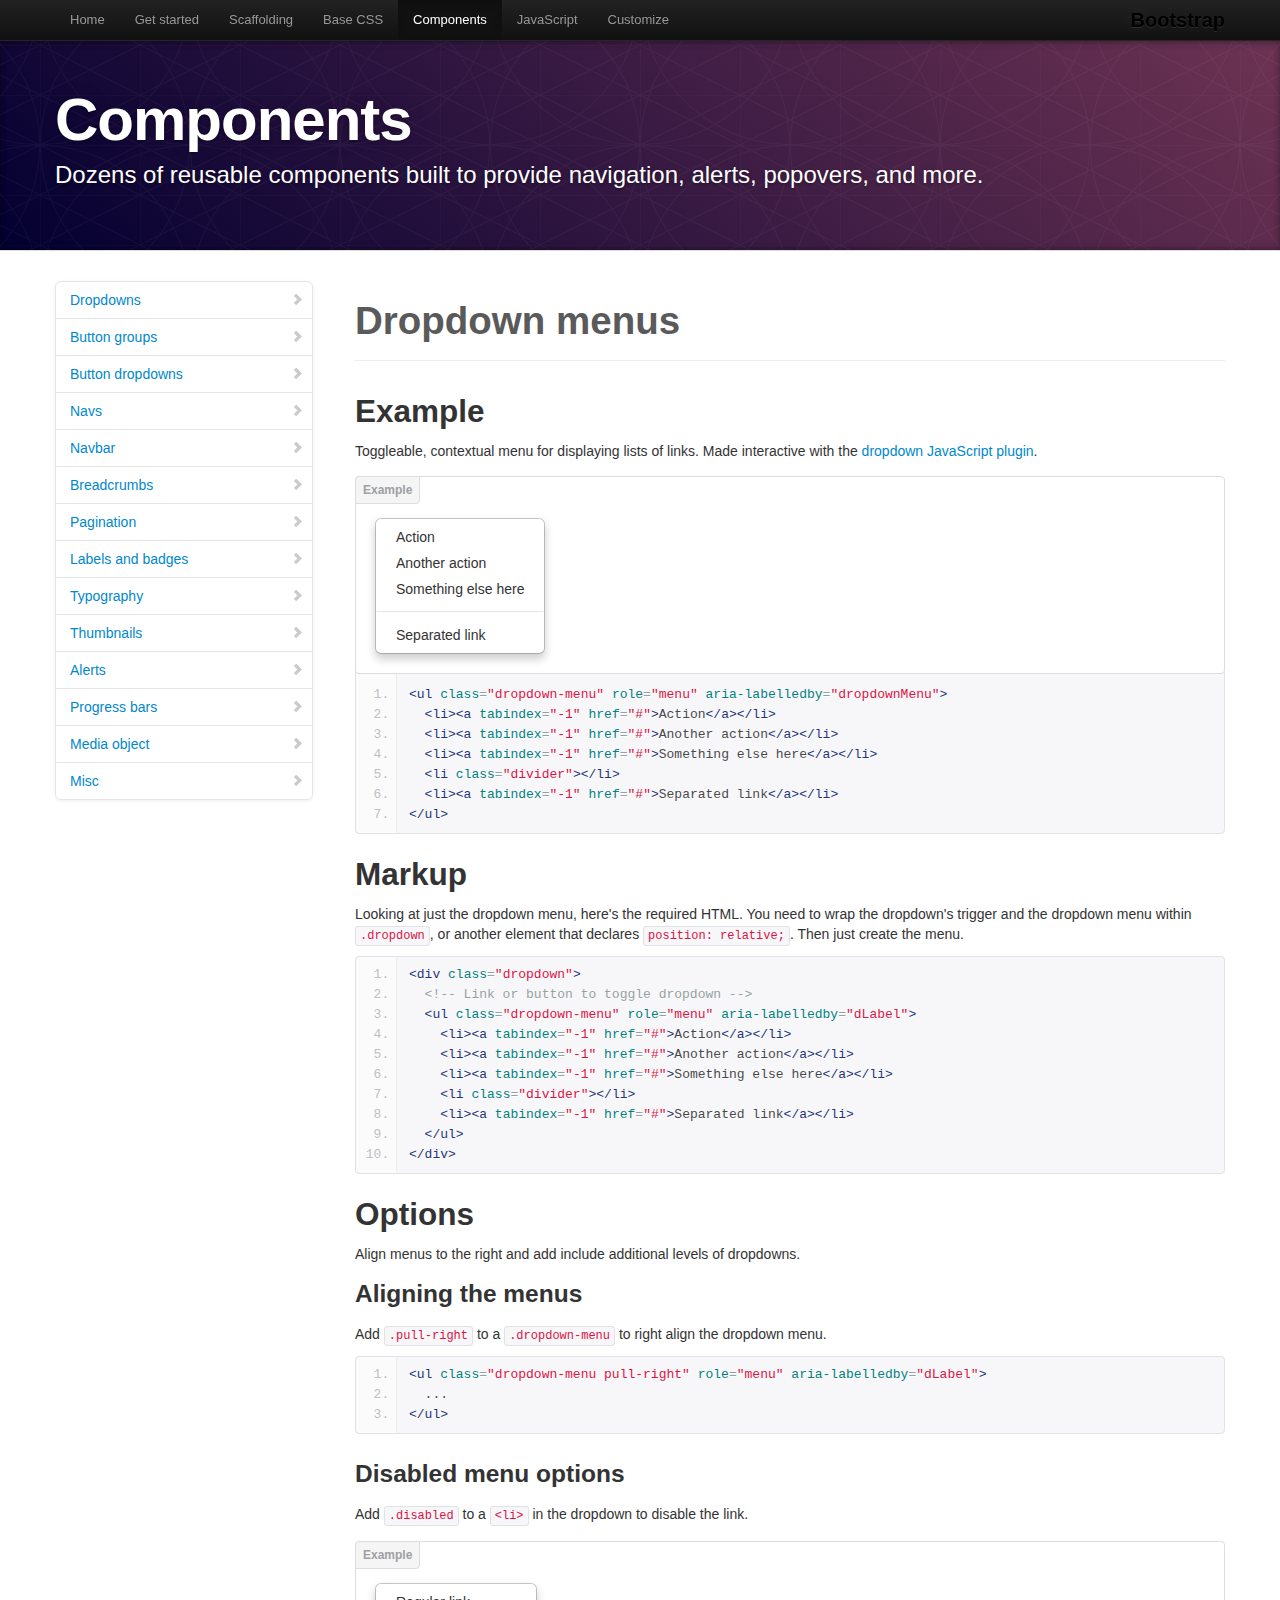
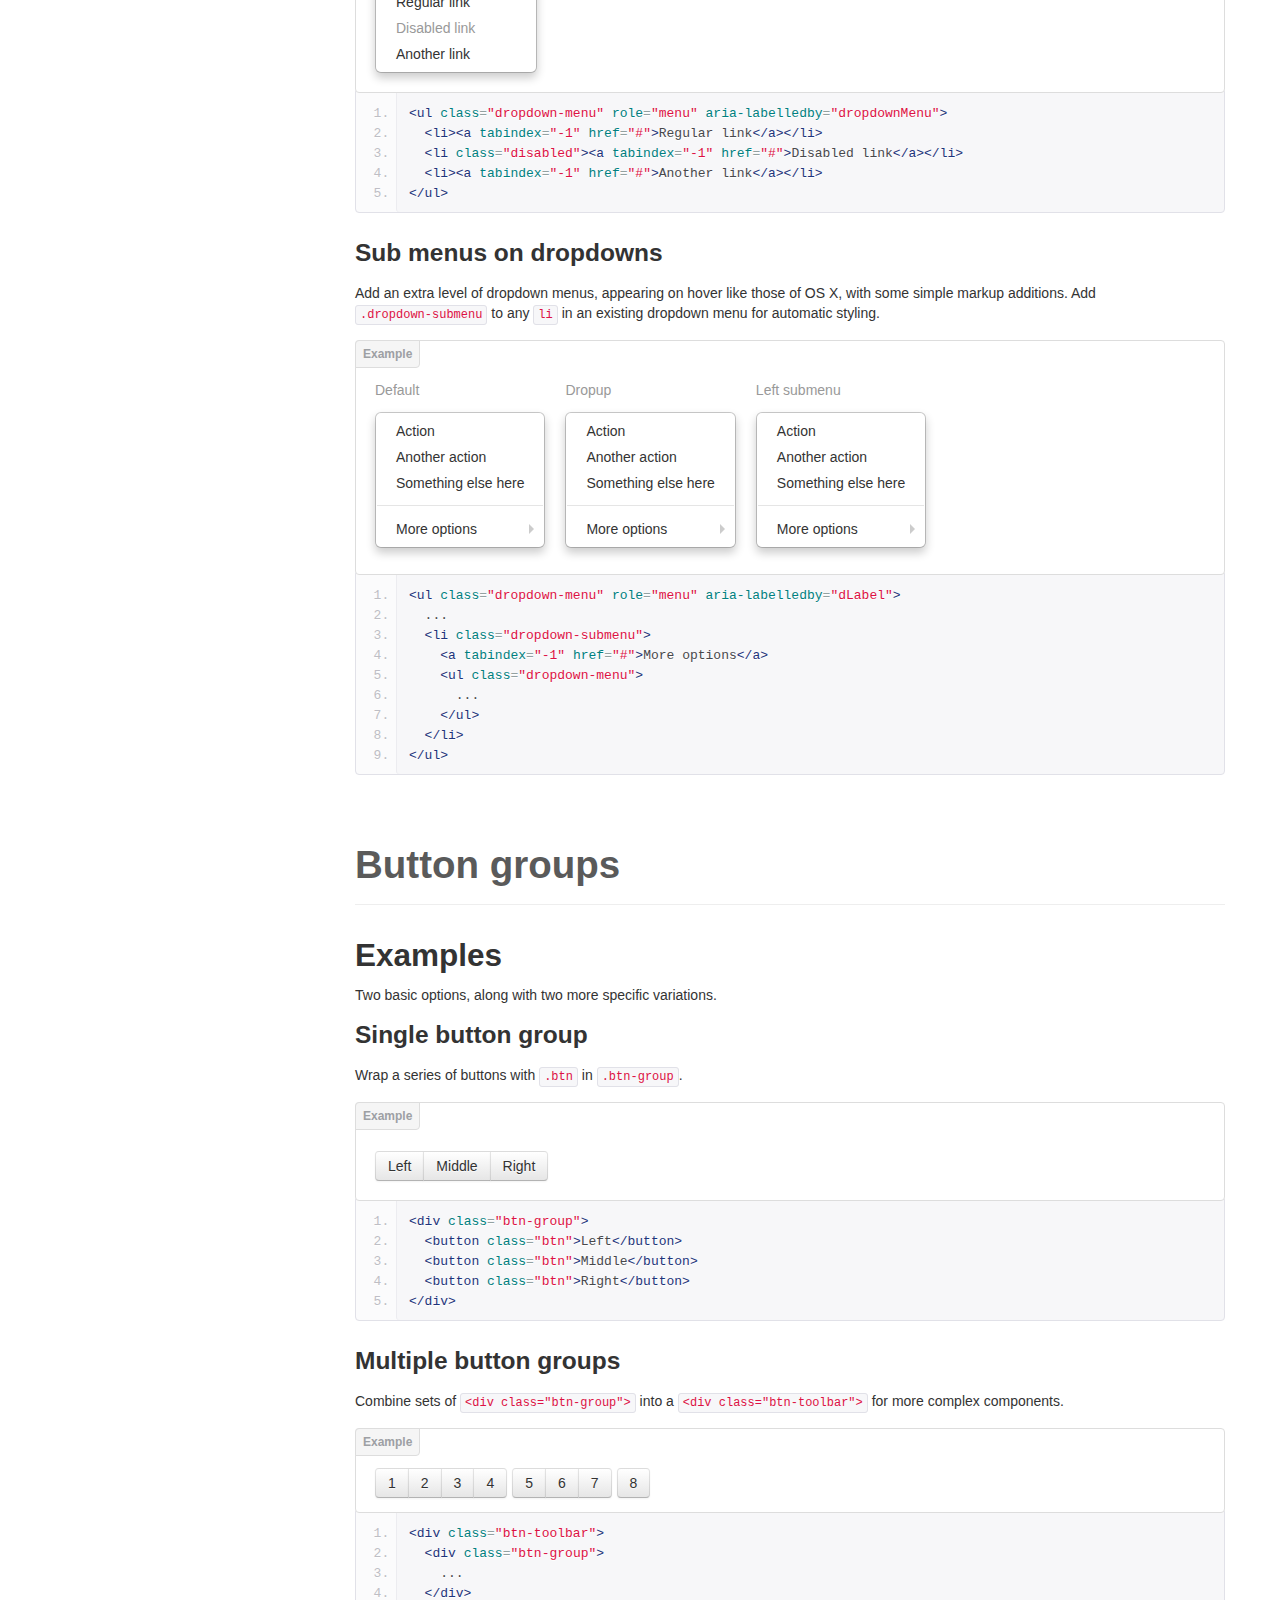
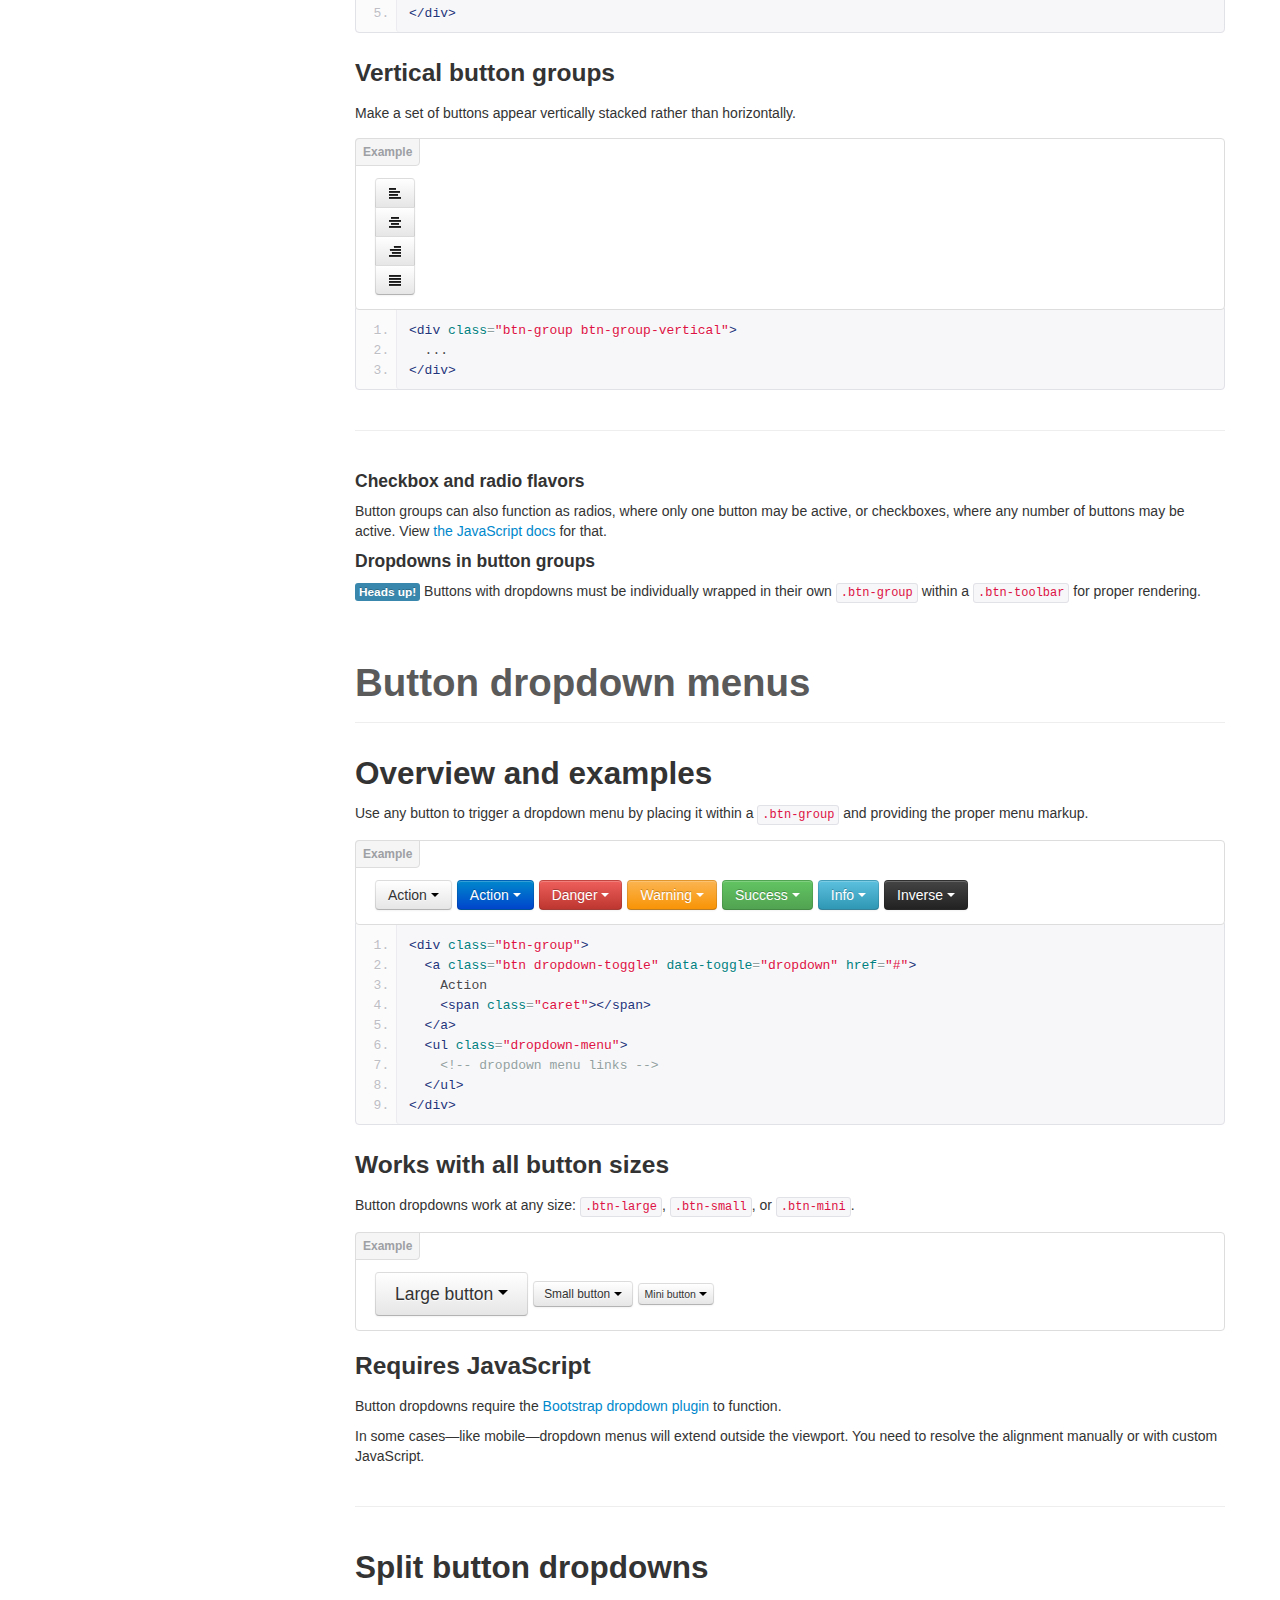
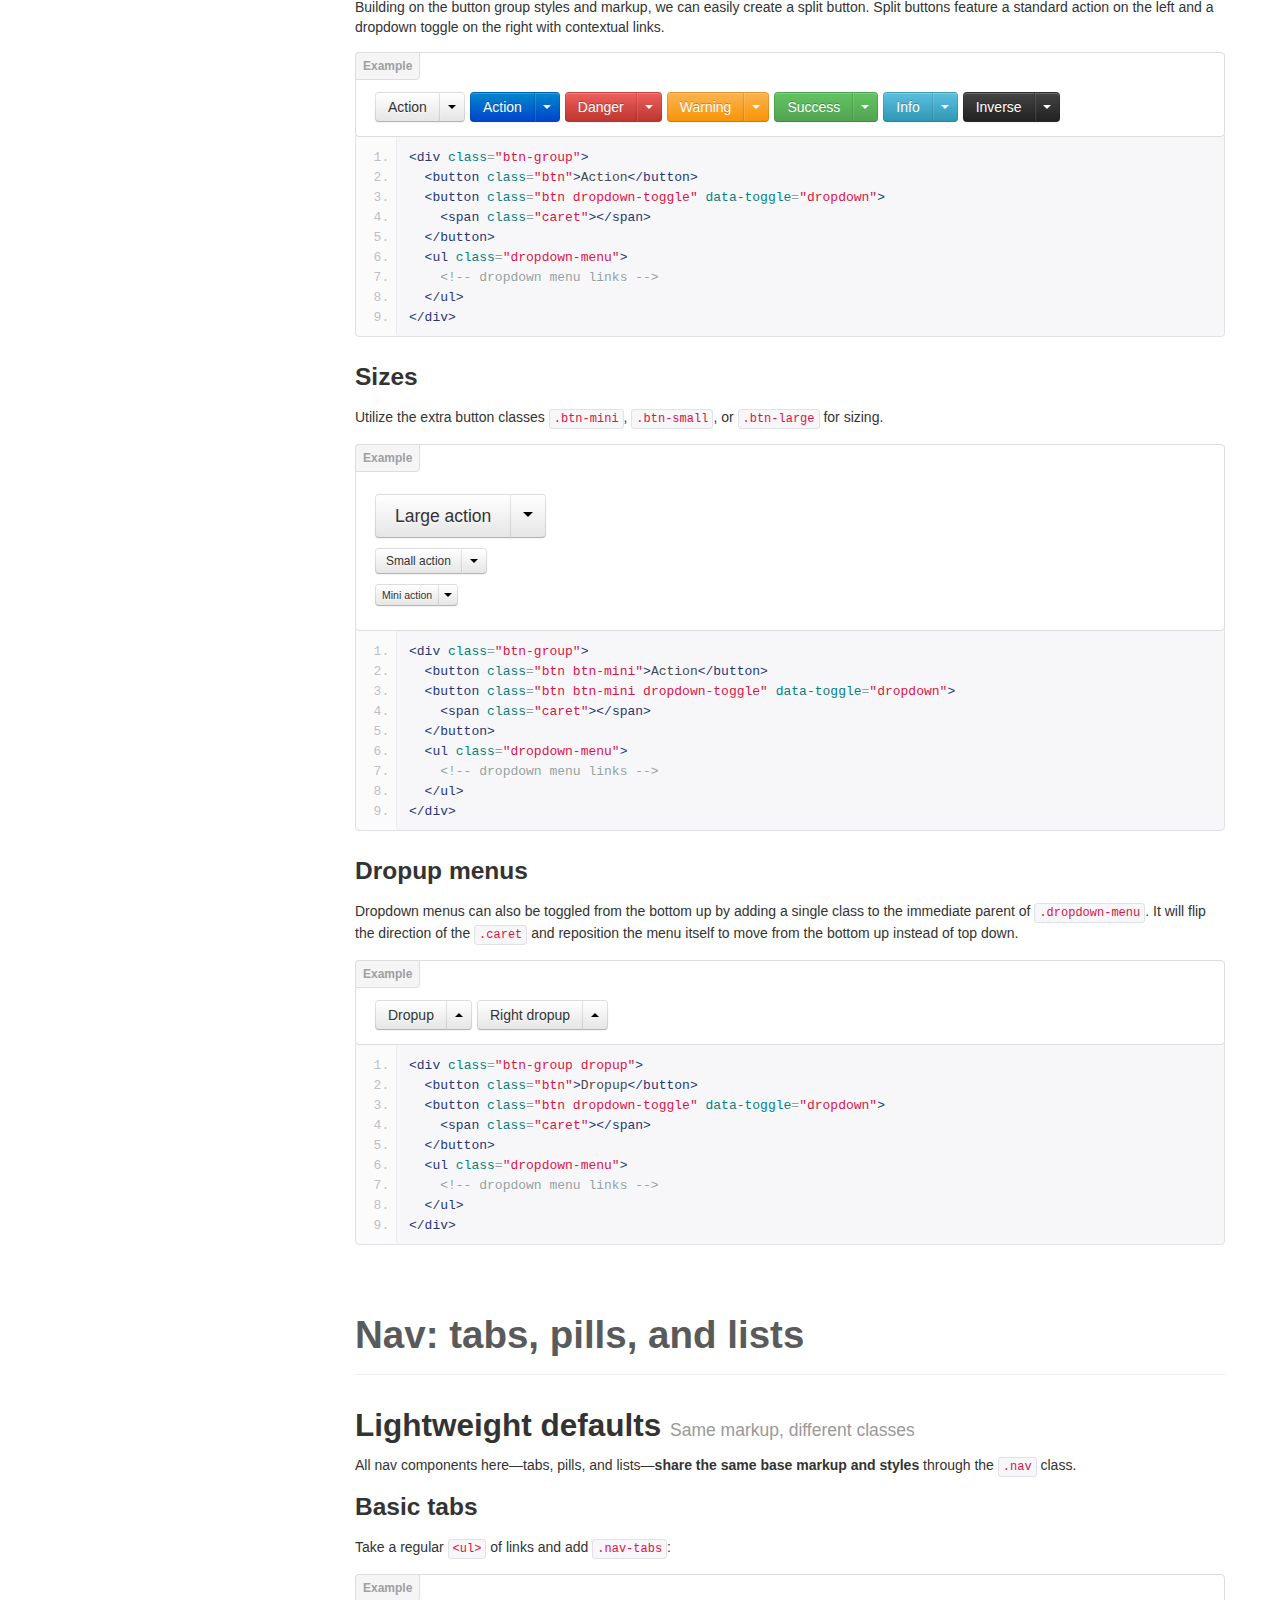
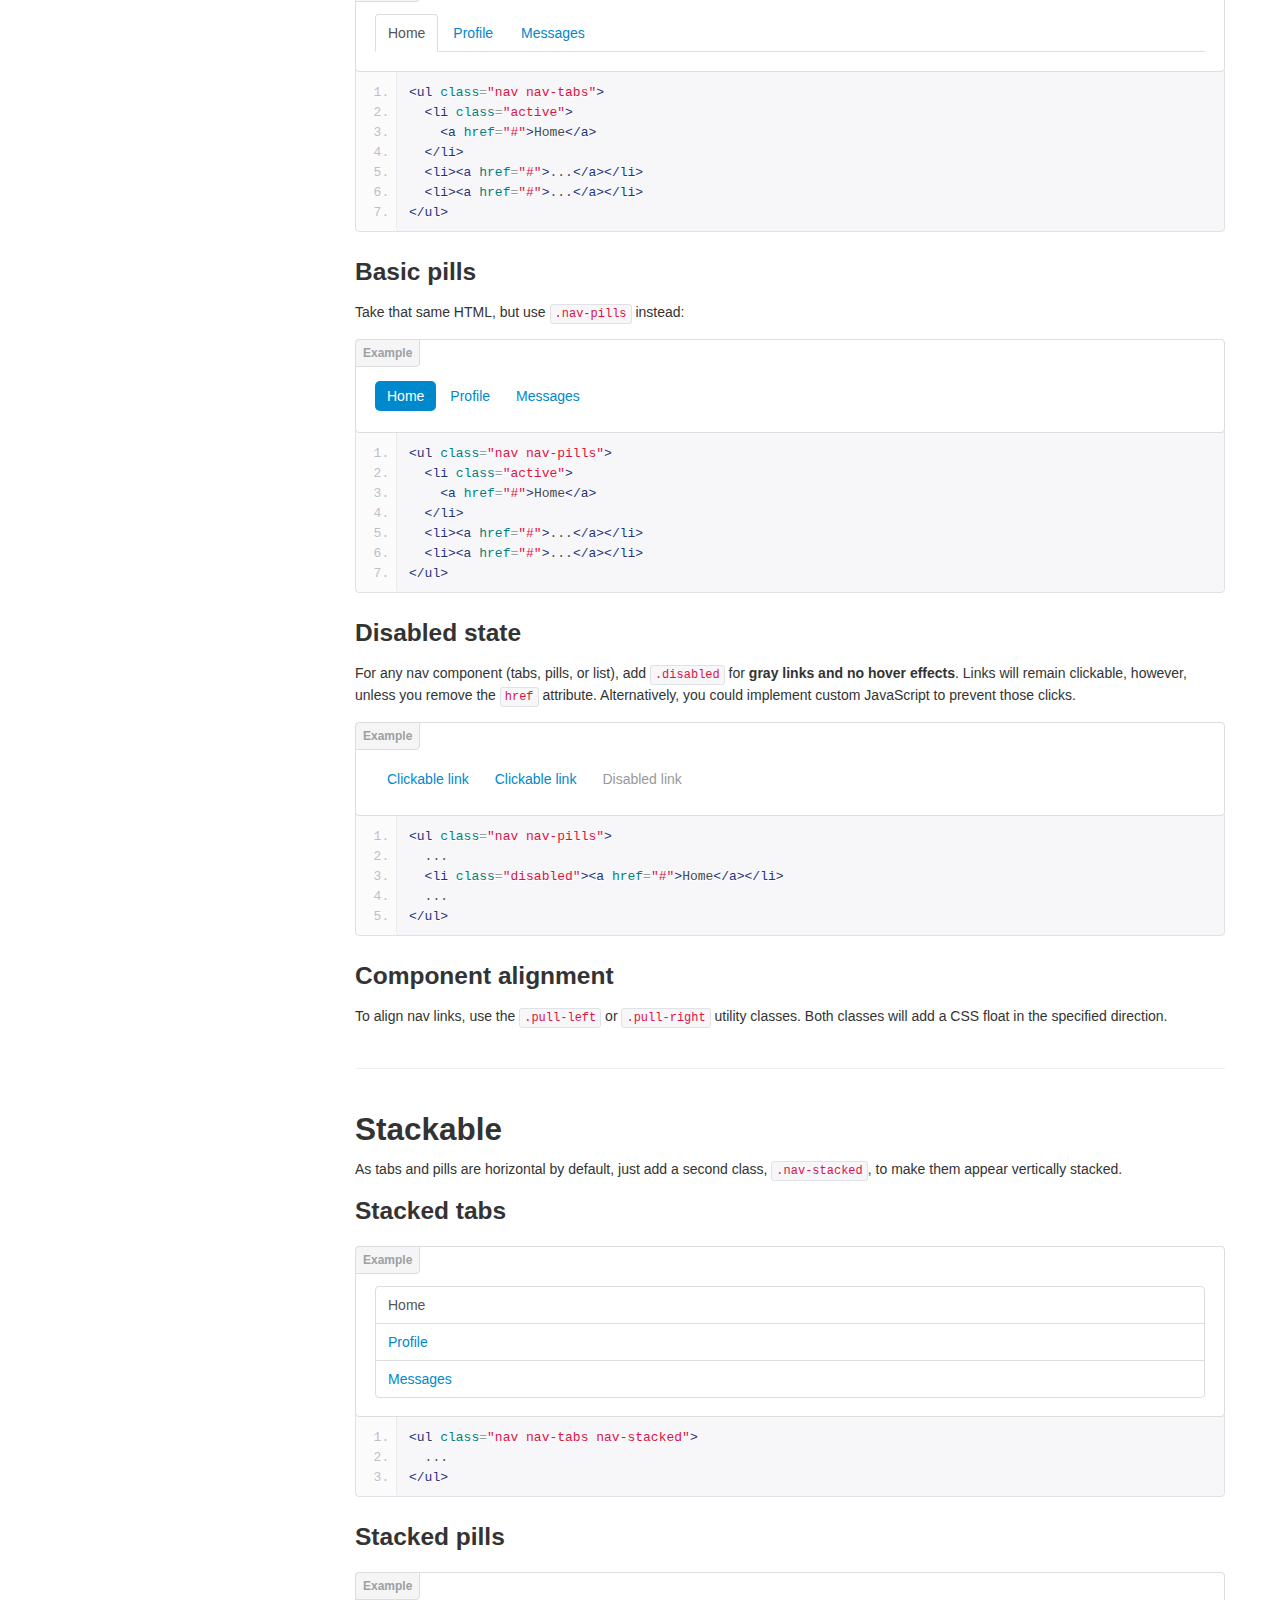
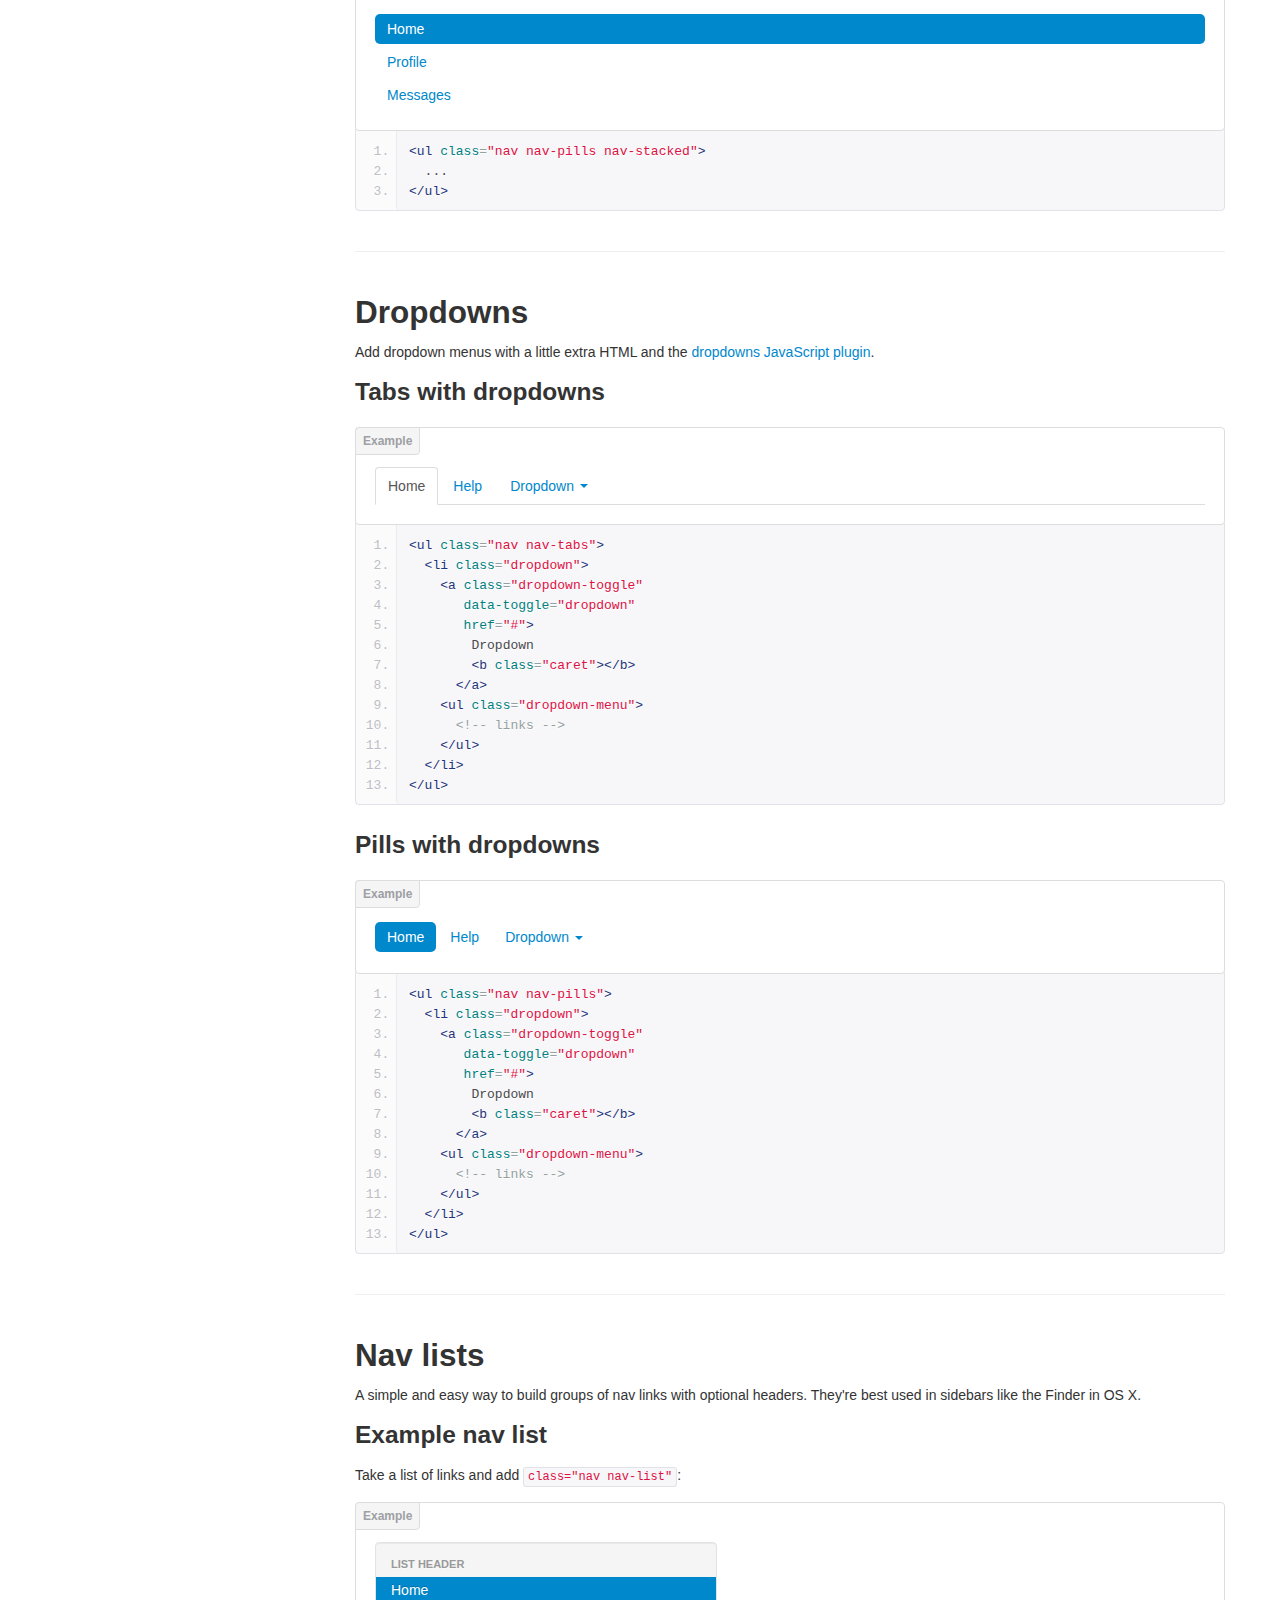
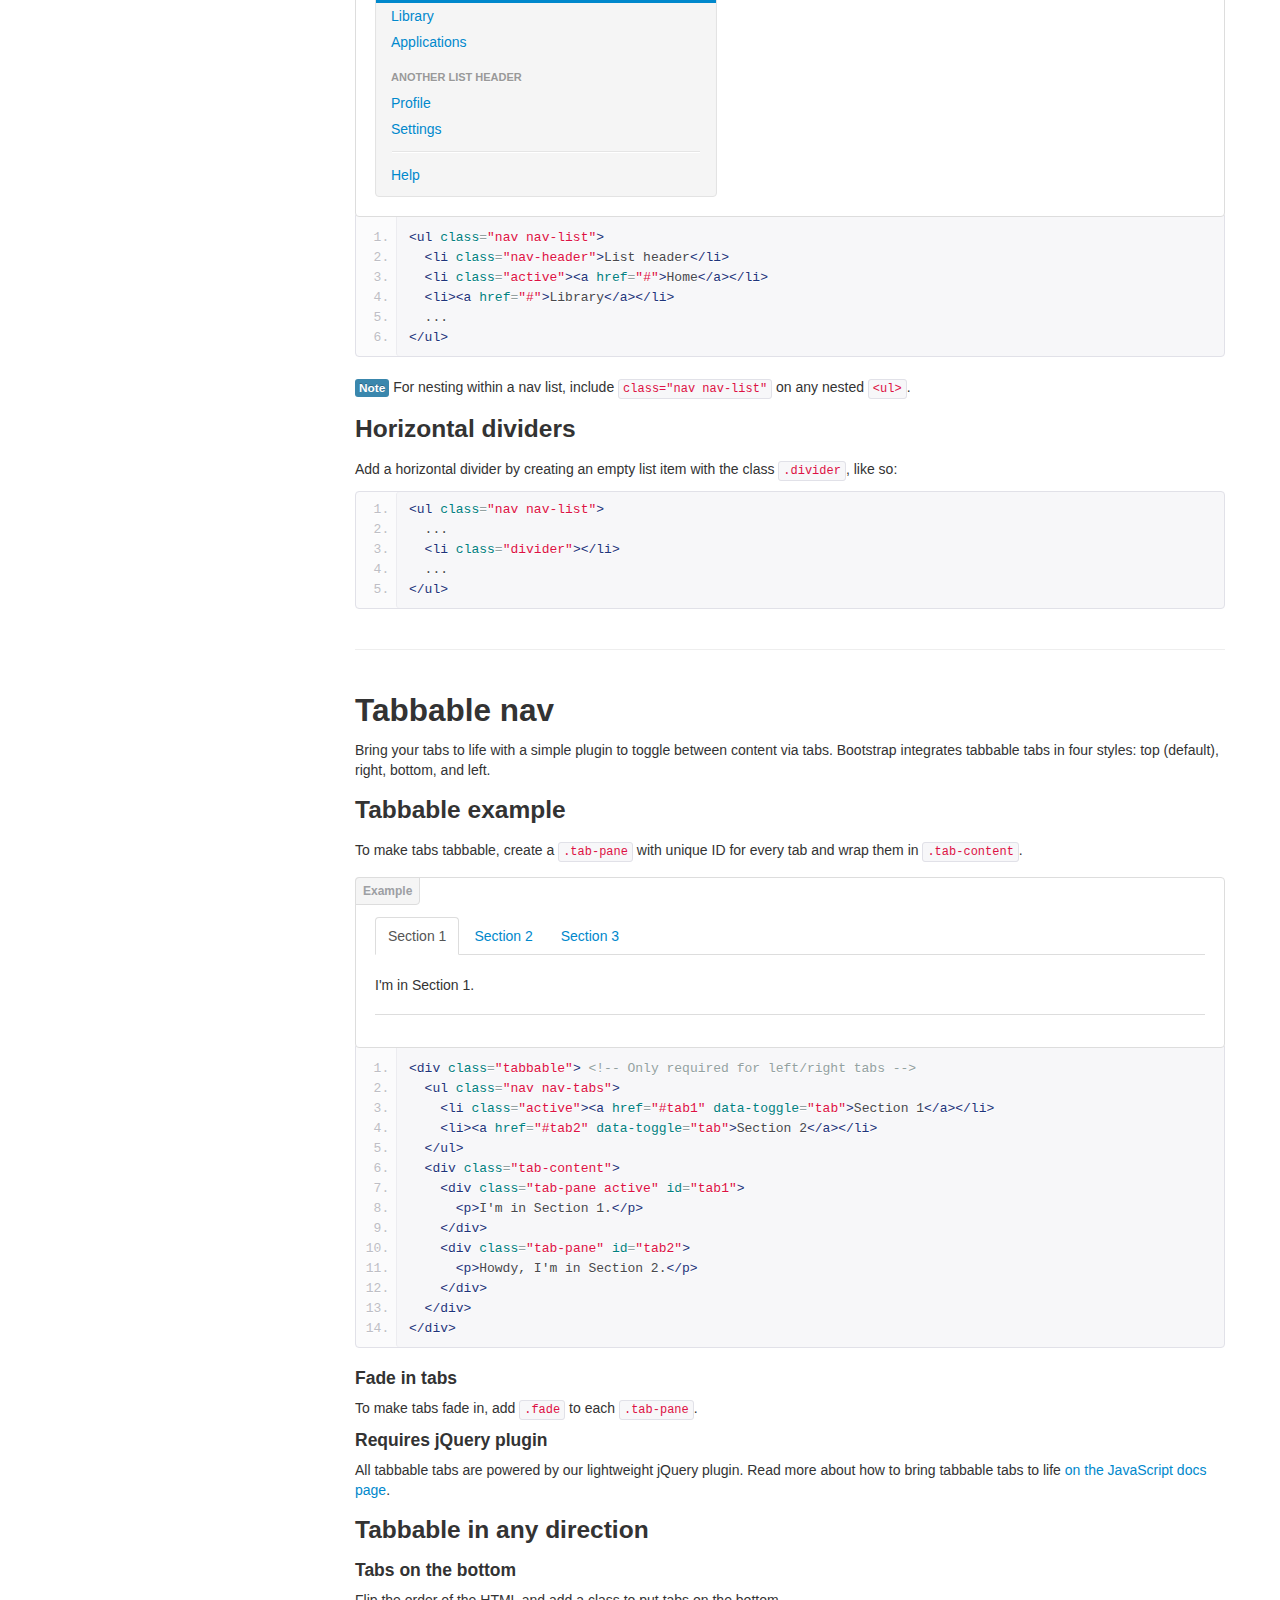
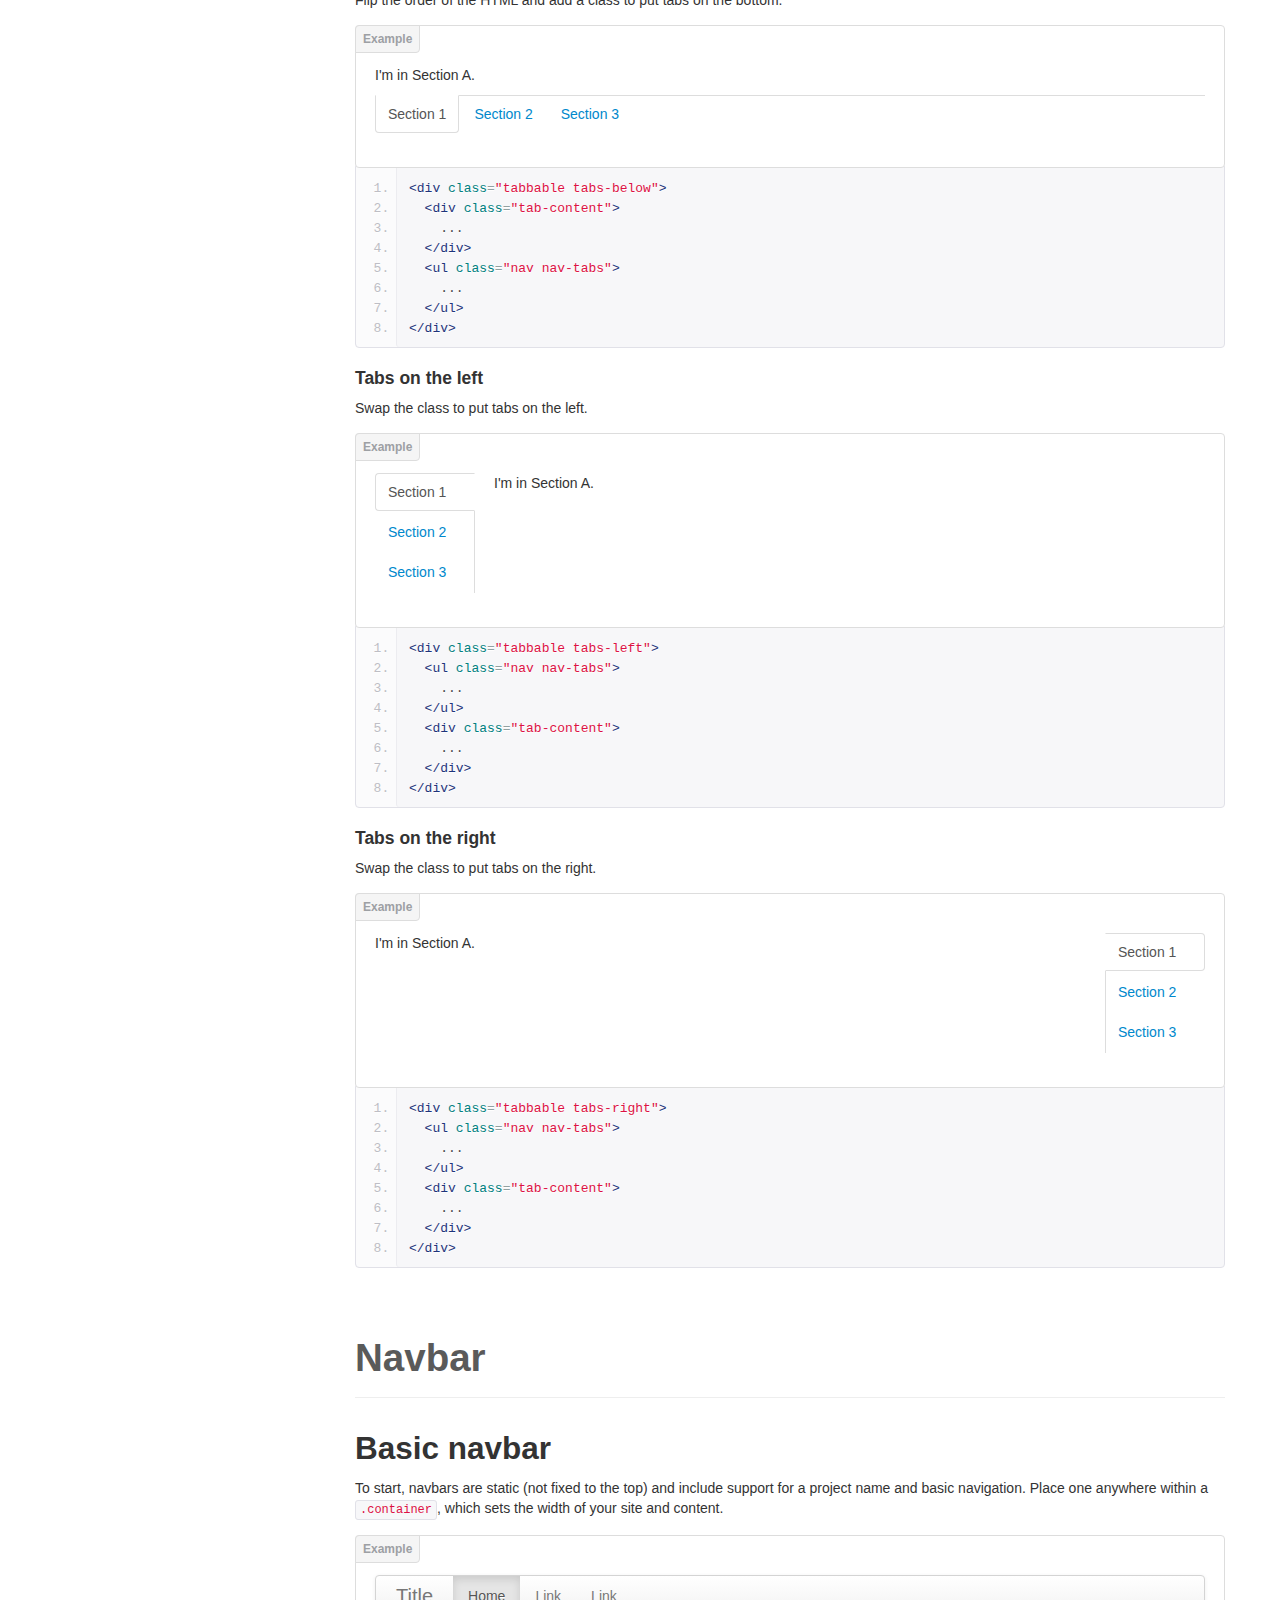
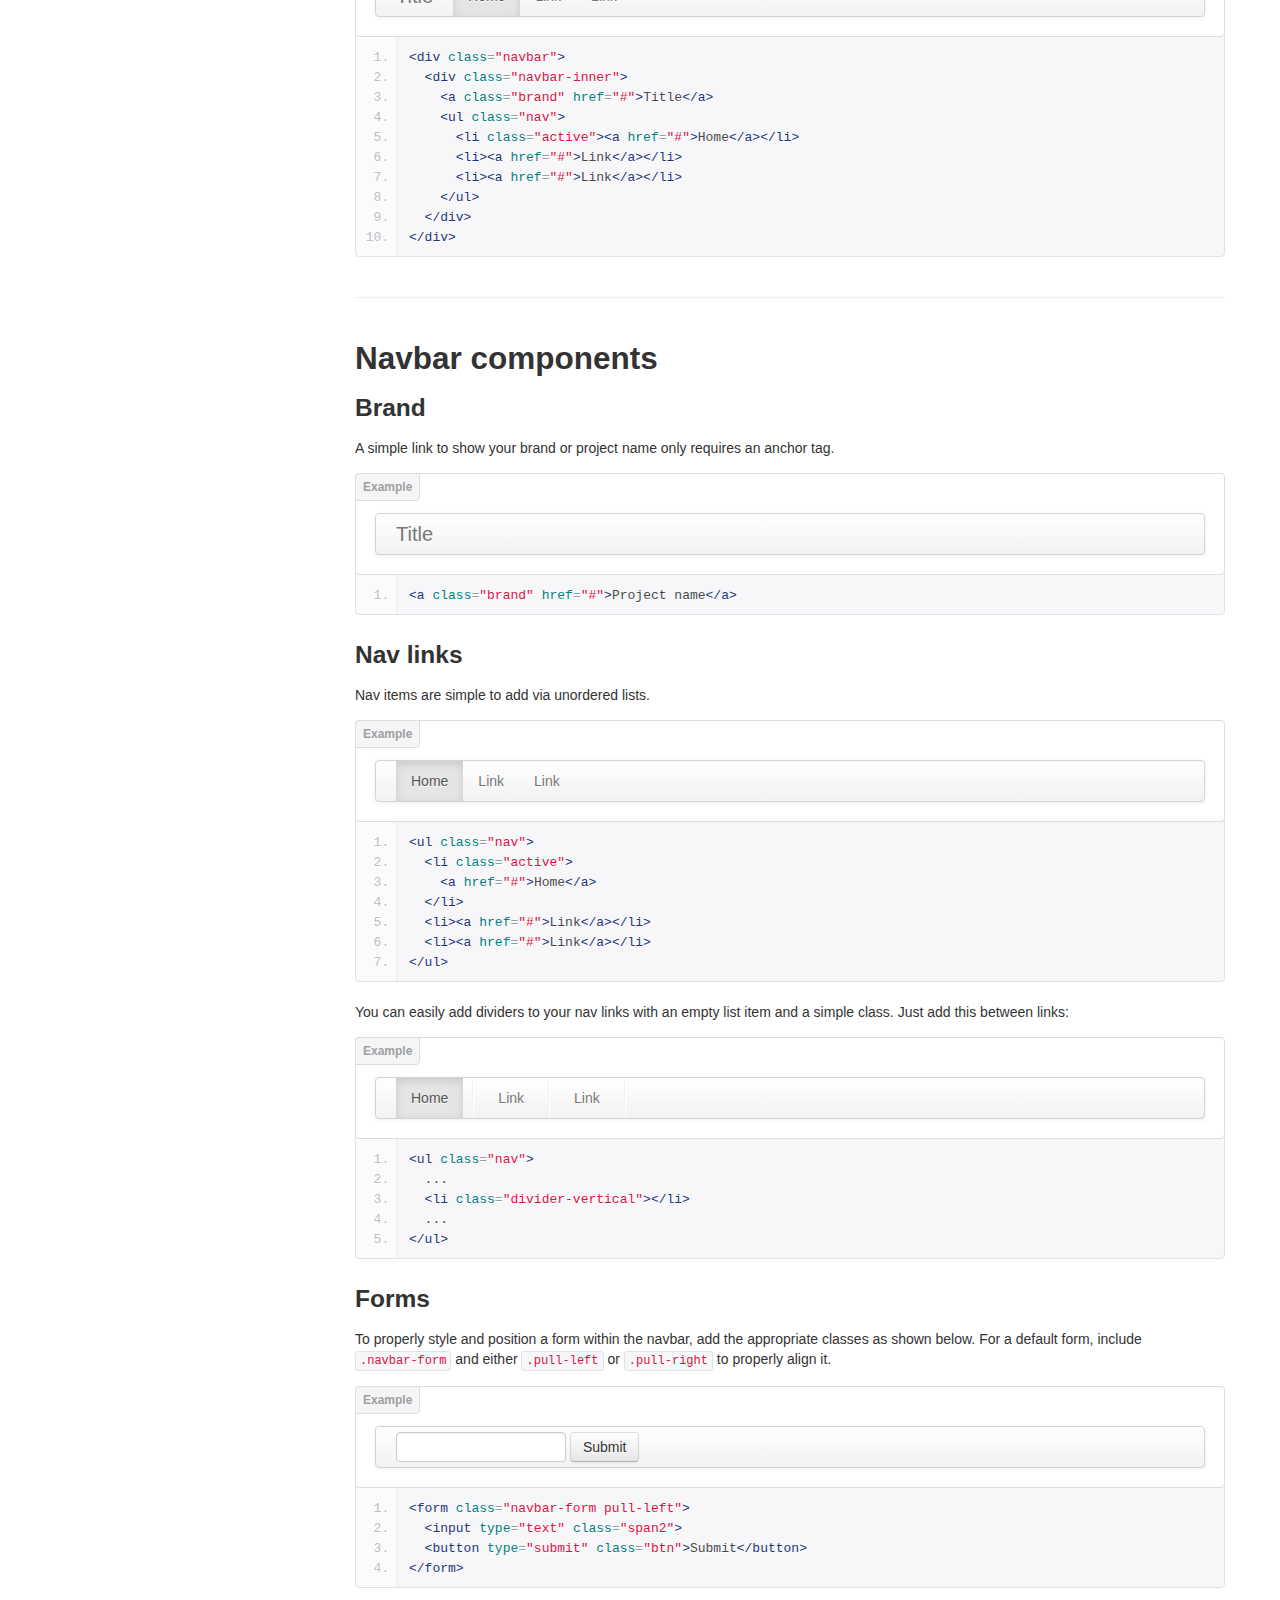
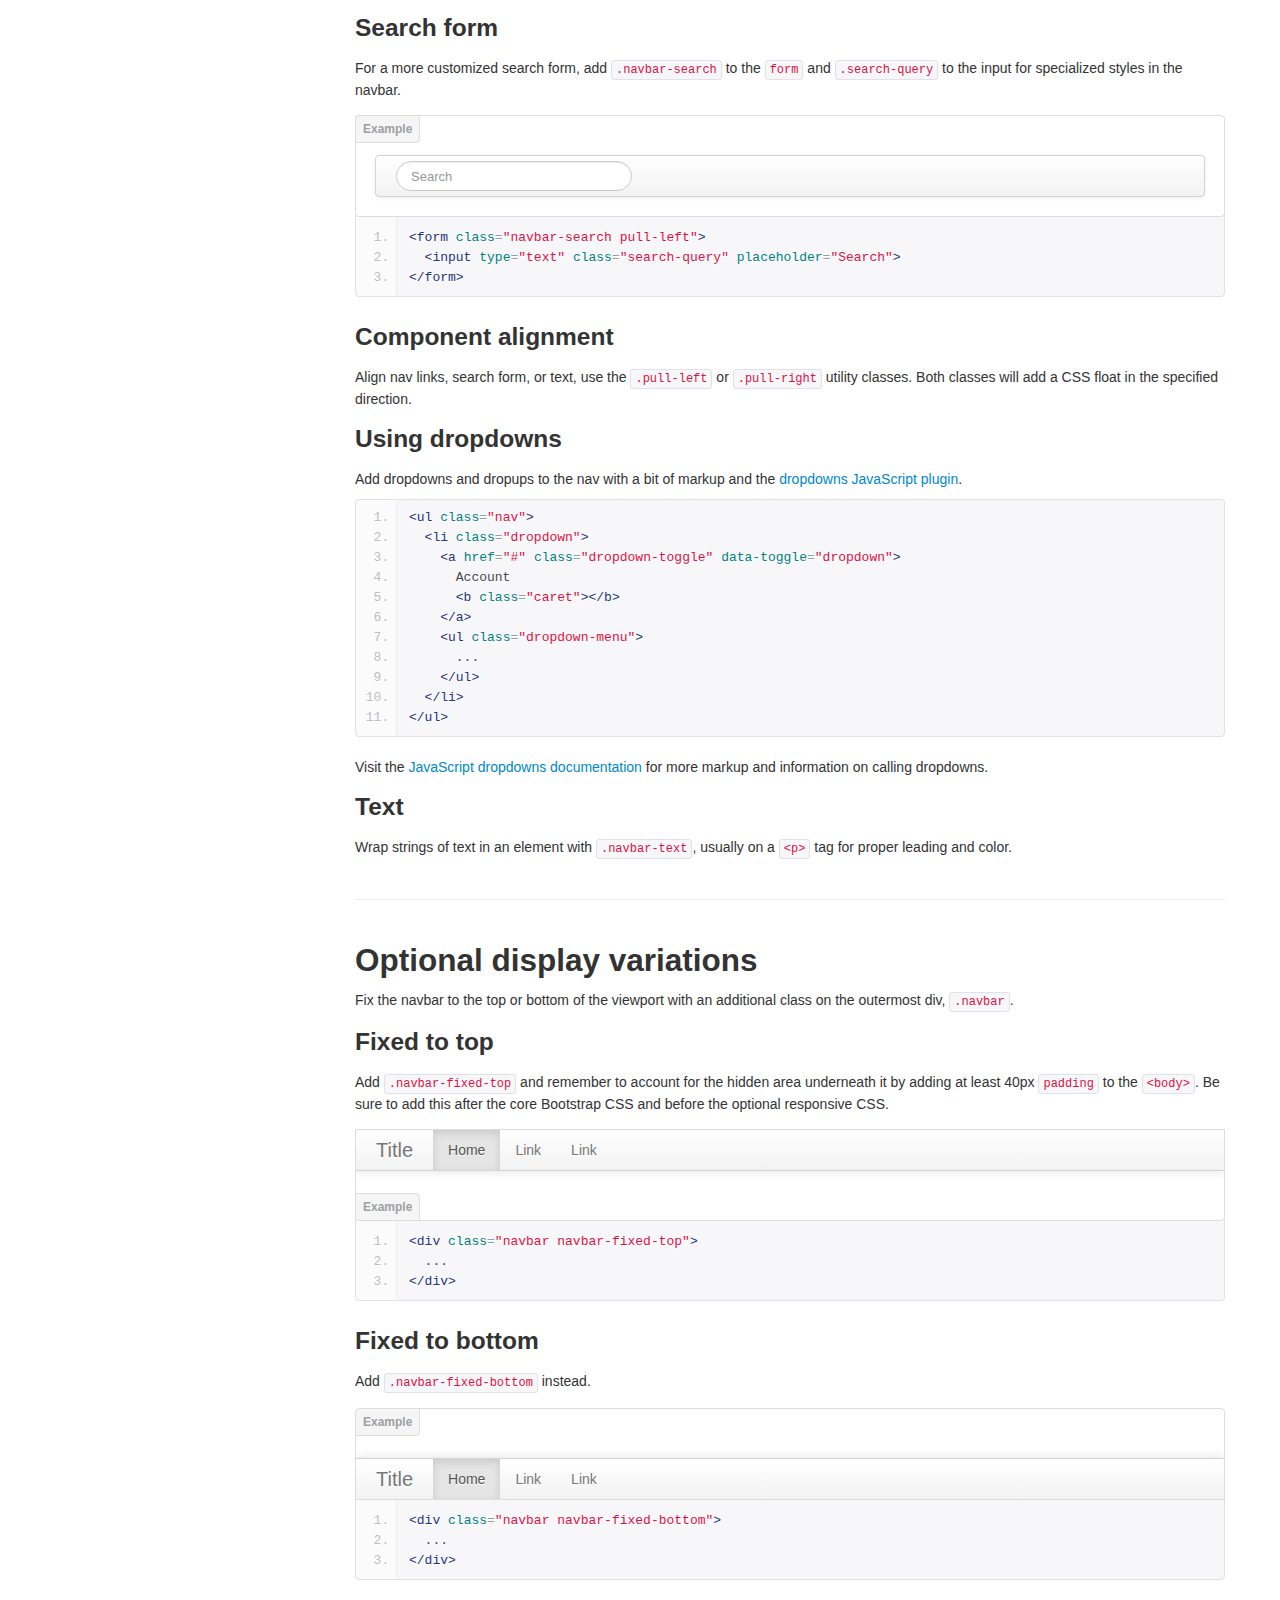
<file: bootstrap/docs/components.html>
<!DOCTYPE html>
<html lang="en">
  <head>
    <meta charset="utf-8">
    <title>Components · Bootstrap</title>
    <meta name="viewport" content="width=device-width, initial-scale=1.0">
    <meta name="description" content="">
    <meta name="author" content="">

    <!-- Le styles -->
    <link href="assets/css/bootstrap.css" rel="stylesheet">
    <link href="assets/css/bootstrap-responsive.css" rel="stylesheet">
    <link href="assets/css/docs.css" rel="stylesheet">
    <link href="assets/js/google-code-prettify/prettify.css" rel="stylesheet">

    <!-- Le HTML5 shim, for IE6-8 support of HTML5 elements -->
    <!--[if lt IE 9]>
      <script src="assets/js/html5shiv.js"></script>
    <![endif]-->

    <!-- Le fav and touch icons -->
    <link rel="apple-touch-icon-precomposed" sizes="144x144" href="assets/ico/apple-touch-icon-144-precomposed.png">
    <link rel="apple-touch-icon-precomposed" sizes="114x114" href="assets/ico/apple-touch-icon-114-precomposed.png">
      <link rel="apple-touch-icon-precomposed" sizes="72x72" href="assets/ico/apple-touch-icon-72-precomposed.png">
                    <link rel="apple-touch-icon-precomposed" href="assets/ico/apple-touch-icon-57-precomposed.png">
                                   <link rel="shortcut icon" href="assets/ico/favicon.png">

  </head>

  <body data-spy="scroll" data-target=".bs-docs-sidebar">

    <!-- Navbar
    ================================================== -->
    <div class="navbar navbar-inverse navbar-fixed-top">
      <div class="navbar-inner">
        <div class="container">
          <button type="button" class="btn btn-navbar" data-toggle="collapse" data-target=".nav-collapse">
            <span class="icon-bar"></span>
            <span class="icon-bar"></span>
            <span class="icon-bar"></span>
          </button>
          <a class="brand" href="./index.html">Bootstrap</a>
          <div class="nav-collapse collapse">
            <ul class="nav">
              <li class="">
                <a href="./index.html">Home</a>
              </li>
              <li class="">
                <a href="./getting-started.html">Get started</a>
              </li>
              <li class="">
                <a href="./scaffolding.html">Scaffolding</a>
              </li>
              <li class="">
                <a href="./base-css.html">Base CSS</a>
              </li>
              <li class="active">
                <a href="./components.html">Components</a>
              </li>
              <li class="">
                <a href="./javascript.html">JavaScript</a>
              </li>
              <li class="">
                <a href="./customize.html">Customize</a>
              </li>
            </ul>
          </div>
        </div>
      </div>
    </div>

<!-- Subhead
================================================== -->
<header class="jumbotron subhead" id="overview">
  <div class="container">
    <h1>Components</h1>
    <p class="lead">Dozens of reusable components built to provide navigation, alerts, popovers, and more.</p>
  </div>
</header>


  <div class="container">

    <!-- Docs nav
    ================================================== -->
    <div class="row">
      <div class="span3 bs-docs-sidebar">
        <ul class="nav nav-list bs-docs-sidenav">
          <li><a href="#dropdowns"><i class="icon-chevron-right"></i> Dropdowns</a></li>
          <li><a href="#buttonGroups"><i class="icon-chevron-right"></i> Button groups</a></li>
          <li><a href="#buttonDropdowns"><i class="icon-chevron-right"></i> Button dropdowns</a></li>
          <li><a href="#navs"><i class="icon-chevron-right"></i> Navs</a></li>
          <li><a href="#navbar"><i class="icon-chevron-right"></i> Navbar</a></li>
          <li><a href="#breadcrumbs"><i class="icon-chevron-right"></i> Breadcrumbs</a></li>
          <li><a href="#pagination"><i class="icon-chevron-right"></i> Pagination</a></li>
          <li><a href="#labels-badges"><i class="icon-chevron-right"></i> Labels and badges</a></li>
          <li><a href="#typography"><i class="icon-chevron-right"></i> Typography</a></li>
          <li><a href="#thumbnails"><i class="icon-chevron-right"></i> Thumbnails</a></li>
          <li><a href="#alerts"><i class="icon-chevron-right"></i> Alerts</a></li>
          <li><a href="#progress"><i class="icon-chevron-right"></i> Progress bars</a></li>
          <li><a href="#media"><i class="icon-chevron-right"></i> Media object</a></li>
          <li><a href="#misc"><i class="icon-chevron-right"></i> Misc</a></li>
        </ul>
      </div>
      <div class="span9">



        <!-- Dropdowns
        ================================================== -->
        <section id="dropdowns">
          <div class="page-header">
            <h1>Dropdown menus</h1>
          </div>

          <h2>Example</h2>
          <p>Toggleable, contextual menu for displaying lists of links. Made interactive with the <a href="./javascript.html#dropdowns">dropdown JavaScript plugin</a>.</p>
          <div class="bs-docs-example">
            <div class="dropdown clearfix">
              <ul class="dropdown-menu" role="menu" aria-labelledby="dropdownMenu" style="display: block; position: static; margin-bottom: 5px; *width: 180px;">
                <li><a tabindex="-1" href="#">Action</a></li>
                <li><a tabindex="-1" href="#">Another action</a></li>
                <li><a tabindex="-1" href="#">Something else here</a></li>
                <li class="divider"></li>
                <li><a tabindex="-1" href="#">Separated link</a></li>
              </ul>
            </div>
          </div>
<pre class="prettyprint linenums">
&lt;ul class="dropdown-menu" role="menu" aria-labelledby="dropdownMenu"&gt;
  &lt;li&gt;&lt;a tabindex="-1" href="#"&gt;Action&lt;/a&gt;&lt;/li&gt;
  &lt;li&gt;&lt;a tabindex="-1" href="#"&gt;Another action&lt;/a&gt;&lt;/li&gt;
  &lt;li&gt;&lt;a tabindex="-1" href="#"&gt;Something else here&lt;/a&gt;&lt;/li&gt;
  &lt;li class="divider"&gt;&lt;/li&gt;
  &lt;li&gt;&lt;a tabindex="-1" href="#"&gt;Separated link&lt;/a&gt;&lt;/li&gt;
&lt;/ul&gt;
</pre>

          <h2>Markup</h2>
          <p>Looking at just the dropdown menu, here's the required HTML. You need to wrap the dropdown's trigger and the dropdown menu within <code>.dropdown</code>, or another element that declares <code>position: relative;</code>. Then just create the menu.</p>

<pre class="prettyprint linenums">
&lt;div class="dropdown"&gt;
  &lt;!-- Link or button to toggle dropdown --&gt;
  &lt;ul class="dropdown-menu" role="menu" aria-labelledby="dLabel"&gt;
    &lt;li&gt;&lt;a tabindex="-1" href="#"&gt;Action&lt;/a&gt;&lt;/li&gt;
    &lt;li&gt;&lt;a tabindex="-1" href="#"&gt;Another action&lt;/a&gt;&lt;/li&gt;
    &lt;li&gt;&lt;a tabindex="-1" href="#"&gt;Something else here&lt;/a&gt;&lt;/li&gt;
    &lt;li class="divider"&gt;&lt;/li&gt;
    &lt;li&gt;&lt;a tabindex="-1" href="#"&gt;Separated link&lt;/a&gt;&lt;/li&gt;
  &lt;/ul&gt;
&lt;/div&gt;
</pre>

          <h2>Options</h2>
          <p>Align menus to the right and add include additional levels of dropdowns.</p>

          <h3>Aligning the menus</h3>
          <p>Add <code>.pull-right</code> to a <code>.dropdown-menu</code> to right align the dropdown menu.</p>
<pre class="prettyprint linenums">
&lt;ul class="dropdown-menu pull-right" role="menu" aria-labelledby="dLabel"&gt;
  ...
&lt;/ul&gt;
</pre>

          <h3>Disabled menu options</h3>
          <p>Add <code>.disabled</code> to a <code>&lt;li&gt;</code> in the dropdown to disable the link.</p>
          <div class="bs-docs-example">
            <div class="dropdown clearfix">
              <ul class="dropdown-menu" role="menu" aria-labelledby="dropdownMenu" style="display: block; position: static; margin-bottom: 5px; *width: 180px;">
                <li><a tabindex="-1" href="#">Regular link</a></li>
                <li class="disabled"><a tabindex="-1" href="#">Disabled link</a></li>
                <li><a tabindex="-1" href="#">Another link</a></li>
              </ul>
            </div>
          </div>
<pre class="prettyprint linenums">
&lt;ul class="dropdown-menu" role="menu" aria-labelledby="dropdownMenu"&gt;
  &lt;li&gt;&lt;a tabindex="-1" href="#"&gt;Regular link&lt;/a&gt;&lt;/li&gt;
  &lt;li class="disabled"&gt;&lt;a tabindex="-1" href="#"&gt;Disabled link&lt;/a&gt;&lt;/li&gt;
  &lt;li&gt;&lt;a tabindex="-1" href="#"&gt;Another link&lt;/a&gt;&lt;/li&gt;
&lt;/ul&gt;
</pre>

          <h3>Sub menus on dropdowns</h3>
          <p>Add an extra level of dropdown menus, appearing on hover like those of OS X, with some simple markup additions. Add <code>.dropdown-submenu</code> to any <code>li</code> in an existing dropdown menu for automatic styling.</p>
          <div class="bs-docs-example bs-docs-example-submenus">

            <div class="pull-left">
              <p class="muted">Default</p>
              <div class="dropdown clearfix">
                <ul class="dropdown-menu" role="menu" aria-labelledby="dropdownMenu">
                  <li><a tabindex="-1" href="#">Action</a></li>
                  <li><a tabindex="-1" href="#">Another action</a></li>
                  <li><a tabindex="-1" href="#">Something else here</a></li>
                  <li class="divider"></li>
                  <li class="dropdown-submenu">
                    <a tabindex="-1" href="#">More options</a>
                    <ul class="dropdown-menu">
                      <li><a tabindex="-1" href="#">Second level link</a></li>
                      <li><a tabindex="-1" href="#">Second level link</a></li>
                      <li><a tabindex="-1" href="#">Second level link</a></li>
                      <li><a tabindex="-1" href="#">Second level link</a></li>
                      <li><a tabindex="-1" href="#">Second level link</a></li>
                    </ul>
                  </li>
                </ul>
              </div>
            </div>

            <div class="pull-left">
              <p class="muted">Dropup</p>
              <div class="dropup">
                <ul class="dropdown-menu" role="menu" aria-labelledby="dropdownMenu">
                  <li><a tabindex="-1" href="#">Action</a></li>
                  <li><a tabindex="-1" href="#">Another action</a></li>
                  <li><a tabindex="-1" href="#">Something else here</a></li>
                  <li class="divider"></li>
                  <li class="dropdown-submenu">
                    <a tabindex="-1" href="#">More options</a>
                    <ul class="dropdown-menu">
                      <li><a tabindex="-1" href="#">Second level link</a></li>
                      <li><a tabindex="-1" href="#">Second level link</a></li>
                      <li><a tabindex="-1" href="#">Second level link</a></li>
                      <li><a tabindex="-1" href="#">Second level link</a></li>
                      <li><a tabindex="-1" href="#">Second level link</a></li>
                    </ul>
                  </li>
                </ul>
              </div>
            </div>

            <div class="pull-left">
              <p class="muted">Left submenu</p>
              <div class="dropdown">
                <ul class="dropdown-menu" role="menu" aria-labelledby="dropdownMenu">
                  <li><a tabindex="-1" href="#">Action</a></li>
                  <li><a tabindex="-1" href="#">Another action</a></li>
                  <li><a tabindex="-1" href="#">Something else here</a></li>
                  <li class="divider"></li>
                  <li class="dropdown-submenu pull-left">
                    <a tabindex="-1" href="#">More options</a>
                    <ul class="dropdown-menu">
                      <li><a tabindex="-1" href="#">Second level link</a></li>
                      <li><a tabindex="-1" href="#">Second level link</a></li>
                      <li><a tabindex="-1" href="#">Second level link</a></li>
                      <li><a tabindex="-1" href="#">Second level link</a></li>
                      <li><a tabindex="-1" href="#">Second level link</a></li>
                    </ul>
                  </li>
                </ul>
              </div>
            </div>

          </div>
<pre class="prettyprint linenums">
&lt;ul class="dropdown-menu" role="menu" aria-labelledby="dLabel"&gt;
  ...
  &lt;li class="dropdown-submenu"&gt;
    &lt;a tabindex="-1" href="#"&gt;More options&lt;/a&gt;
    &lt;ul class="dropdown-menu"&gt;
      ...
    &lt;/ul&gt;
  &lt;/li&gt;
&lt;/ul&gt;
</pre>

        </section>




        <!-- Button Groups
        ================================================== -->
        <section id="buttonGroups">
          <div class="page-header">
            <h1>Button groups</h1>
          </div>

          <h2>Examples</h2>
          <p>Two basic options, along with two more specific variations.</p>

          <h3>Single button group</h3>
          <p>Wrap a series of buttons with <code>.btn</code> in <code>.btn-group</code>.</p>
          <div class="bs-docs-example">
            <div class="btn-group" style="margin: 9px 0 5px;">
              <button class="btn">Left</button>
              <button class="btn">Middle</button>
              <button class="btn">Right</button>
            </div>
          </div>
<pre class="prettyprint linenums">
&lt;div class="btn-group"&gt;
  &lt;button class="btn"&gt;Left&lt;/button&gt;
  &lt;button class="btn"&gt;Middle&lt;/button&gt;
  &lt;button class="btn"&gt;Right&lt;/button&gt;
&lt;/div&gt;
</pre>

          <h3>Multiple button groups</h3>
          <p>Combine sets of <code>&lt;div class="btn-group"&gt;</code> into a <code>&lt;div class="btn-toolbar"&gt;</code> for more complex components.</p>
          <div class="bs-docs-example">
            <div class="btn-toolbar" style="margin: 0;">
              <div class="btn-group">
                <button class="btn">1</button>
                <button class="btn">2</button>
                <button class="btn">3</button>
                <button class="btn">4</button>
              </div>
              <div class="btn-group">
                <button class="btn">5</button>
                <button class="btn">6</button>
                <button class="btn">7</button>
              </div>
              <div class="btn-group">
                <button class="btn">8</button>
              </div>
            </div>
          </div>
<pre class="prettyprint linenums">
&lt;div class="btn-toolbar"&gt;
  &lt;div class="btn-group"&gt;
    ...
  &lt;/div&gt;
&lt;/div&gt;
</pre>

          <h3>Vertical button groups</h3>
          <p>Make a set of buttons appear vertically stacked rather than horizontally.</p>
          <div class="bs-docs-example">
            <div class="btn-group btn-group-vertical">
              <button type="button" class="btn"><i class="icon-align-left"></i></button>
              <button type="button" class="btn"><i class="icon-align-center"></i></button>
              <button type="button" class="btn"><i class="icon-align-right"></i></button>
              <button type="button" class="btn"><i class="icon-align-justify"></i></button>
            </div>
          </div>
<pre class="prettyprint linenums">
&lt;div class="btn-group btn-group-vertical"&gt;
  ...
&lt;/div&gt;
</pre>


          <hr class="bs-docs-separator">


          <h4>Checkbox and radio flavors</h4>
          <p>Button groups can also function as radios, where only one button may be active, or checkboxes, where any number of buttons may be active. View <a href="./javascript.html#buttons">the JavaScript docs</a> for that.</p>

          <h4>Dropdowns in button groups</h4>
          <p><span class="label label-info">Heads up!</span> Buttons with dropdowns must be individually wrapped in their own <code>.btn-group</code> within a <code>.btn-toolbar</code> for proper rendering.</p>
        </section>



        <!-- Split button dropdowns
        ================================================== -->
        <section id="buttonDropdowns">
          <div class="page-header">
            <h1>Button dropdown menus</h1>
          </div>


          <h2>Overview and examples</h2>
          <p>Use any button to trigger a dropdown menu by placing it within a <code>.btn-group</code> and providing the proper menu markup.</p>
          <div class="bs-docs-example">
            <div class="btn-toolbar" style="margin: 0;">
              <div class="btn-group">
                <button class="btn dropdown-toggle" data-toggle="dropdown">Action <span class="caret"></span></button>
                <ul class="dropdown-menu">
                  <li><a href="#">Action</a></li>
                  <li><a href="#">Another action</a></li>
                  <li><a href="#">Something else here</a></li>
                  <li class="divider"></li>
                  <li><a href="#">Separated link</a></li>
                </ul>
              </div><!-- /btn-group -->
              <div class="btn-group">
                <button class="btn btn-primary dropdown-toggle" data-toggle="dropdown">Action <span class="caret"></span></button>
                <ul class="dropdown-menu">
                  <li><a href="#">Action</a></li>
                  <li><a href="#">Another action</a></li>
                  <li><a href="#">Something else here</a></li>
                  <li class="divider"></li>
                  <li><a href="#">Separated link</a></li>
                </ul>
              </div><!-- /btn-group -->
              <div class="btn-group">
                <button class="btn btn-danger dropdown-toggle" data-toggle="dropdown">Danger <span class="caret"></span></button>
                <ul class="dropdown-menu">
                  <li><a href="#">Action</a></li>
                  <li><a href="#">Another action</a></li>
                  <li><a href="#">Something else here</a></li>
                  <li class="divider"></li>
                  <li><a href="#">Separated link</a></li>
                </ul>
              </div><!-- /btn-group -->
              <div class="btn-group">
                <button class="btn btn-warning dropdown-toggle" data-toggle="dropdown">Warning <span class="caret"></span></button>
                <ul class="dropdown-menu">
                  <li><a href="#">Action</a></li>
                  <li><a href="#">Another action</a></li>
                  <li><a href="#">Something else here</a></li>
                  <li class="divider"></li>
                  <li><a href="#">Separated link</a></li>
                </ul>
              </div><!-- /btn-group -->
              <div class="btn-group">
                <button class="btn btn-success dropdown-toggle" data-toggle="dropdown">Success <span class="caret"></span></button>
                <ul class="dropdown-menu">
                  <li><a href="#">Action</a></li>
                  <li><a href="#">Another action</a></li>
                  <li><a href="#">Something else here</a></li>
                  <li class="divider"></li>
                  <li><a href="#">Separated link</a></li>
                </ul>
              </div><!-- /btn-group -->
              <div class="btn-group">
                <button class="btn btn-info dropdown-toggle" data-toggle="dropdown">Info <span class="caret"></span></button>
                <ul class="dropdown-menu">
                  <li><a href="#">Action</a></li>
                  <li><a href="#">Another action</a></li>
                  <li><a href="#">Something else here</a></li>
                  <li class="divider"></li>
                  <li><a href="#">Separated link</a></li>
                </ul>
              </div><!-- /btn-group -->
              <div class="btn-group">
                <button class="btn btn-inverse dropdown-toggle" data-toggle="dropdown">Inverse <span class="caret"></span></button>
                <ul class="dropdown-menu">
                  <li><a href="#">Action</a></li>
                  <li><a href="#">Another action</a></li>
                  <li><a href="#">Something else here</a></li>
                  <li class="divider"></li>
                  <li><a href="#">Separated link</a></li>
                </ul>
              </div><!-- /btn-group -->
            </div><!-- /btn-toolbar -->
          </div>
<pre class="prettyprint linenums">
&lt;div class="btn-group"&gt;
  &lt;a class="btn dropdown-toggle" data-toggle="dropdown" href="#"&gt;
    Action
    &lt;span class="caret"&gt;&lt;/span&gt;
  &lt;/a&gt;
  &lt;ul class="dropdown-menu"&gt;
    &lt;!-- dropdown menu links --&gt;
  &lt;/ul&gt;
&lt;/div&gt;
</pre>

          <h3>Works with all button sizes</h3>
          <p>Button dropdowns work at any size:  <code>.btn-large</code>, <code>.btn-small</code>, or <code>.btn-mini</code>.</p>
          <div class="bs-docs-example">
            <div class="btn-toolbar" style="margin: 0;">
              <div class="btn-group">
                <button class="btn btn-large dropdown-toggle" data-toggle="dropdown">Large button <span class="caret"></span></button>
                <ul class="dropdown-menu">
                  <li><a href="#">Action</a></li>
                  <li><a href="#">Another action</a></li>
                  <li><a href="#">Something else here</a></li>
                  <li class="divider"></li>
                  <li><a href="#">Separated link</a></li>
                </ul>
              </div><!-- /btn-group -->
              <div class="btn-group">
                <button class="btn btn-small dropdown-toggle" data-toggle="dropdown">Small button <span class="caret"></span></button>
                <ul class="dropdown-menu">
                  <li><a href="#">Action</a></li>
                  <li><a href="#">Another action</a></li>
                  <li><a href="#">Something else here</a></li>
                  <li class="divider"></li>
                  <li><a href="#">Separated link</a></li>
                </ul>
              </div><!-- /btn-group -->
              <div class="btn-group">
                <button class="btn btn-mini dropdown-toggle" data-toggle="dropdown">Mini button <span class="caret"></span></button>
                <ul class="dropdown-menu">
                  <li><a href="#">Action</a></li>
                  <li><a href="#">Another action</a></li>
                  <li><a href="#">Something else here</a></li>
                  <li class="divider"></li>
                  <li><a href="#">Separated link</a></li>
                </ul>
              </div><!-- /btn-group -->
            </div><!-- /btn-toolbar -->
          </div>

          <h3>Requires JavaScript</h3>
          <p>Button dropdowns require the <a href="./javascript.html#dropdowns">Bootstrap dropdown plugin</a> to function.</p>
          <p>In some cases&mdash;like mobile&mdash;dropdown menus will extend outside the viewport. You need to resolve the alignment manually or with custom JavaScript.</p>


          <hr class="bs-docs-separator">


          <h2>Split button dropdowns</h2>
          <p>Building on the button group styles and markup, we can easily create a split button. Split buttons feature a standard action on the left and a dropdown toggle on the right with contextual links.</p>
          <div class="bs-docs-example">
            <div class="btn-toolbar" style="margin: 0;">
              <div class="btn-group">
                <button class="btn">Action</button>
                <button class="btn dropdown-toggle" data-toggle="dropdown"><span class="caret"></span></button>
                <ul class="dropdown-menu">
                  <li><a href="#">Action</a></li>
                  <li><a href="#">Another action</a></li>
                  <li><a href="#">Something else here</a></li>
                  <li class="divider"></li>
                  <li><a href="#">Separated link</a></li>
                </ul>
              </div><!-- /btn-group -->
              <div class="btn-group">
                <button class="btn btn-primary">Action</button>
                <button class="btn btn-primary dropdown-toggle" data-toggle="dropdown"><span class="caret"></span></button>
                <ul class="dropdown-menu">
                  <li><a href="#">Action</a></li>
                  <li><a href="#">Another action</a></li>
                  <li><a href="#">Something else here</a></li>
                  <li class="divider"></li>
                  <li><a href="#">Separated link</a></li>
                </ul>
              </div><!-- /btn-group -->
              <div class="btn-group">
                <button class="btn btn-danger">Danger</button>
                <button class="btn btn-danger dropdown-toggle" data-toggle="dropdown"><span class="caret"></span></button>
                <ul class="dropdown-menu">
                  <li><a href="#">Action</a></li>
                  <li><a href="#">Another action</a></li>
                  <li><a href="#">Something else here</a></li>
                  <li class="divider"></li>
                  <li><a href="#">Separated link</a></li>
                </ul>
              </div><!-- /btn-group -->
              <div class="btn-group">
                <button class="btn btn-warning">Warning</button>
                <button class="btn btn-warning dropdown-toggle" data-toggle="dropdown"><span class="caret"></span></button>
                <ul class="dropdown-menu">
                  <li><a href="#">Action</a></li>
                  <li><a href="#">Another action</a></li>
                  <li><a href="#">Something else here</a></li>
                  <li class="divider"></li>
                  <li><a href="#">Separated link</a></li>
                </ul>
              </div><!-- /btn-group -->
              <div class="btn-group">
                <button class="btn btn-success">Success</button>
                <button class="btn btn-success dropdown-toggle" data-toggle="dropdown"><span class="caret"></span></button>
                <ul class="dropdown-menu">
                  <li><a href="#">Action</a></li>
                  <li><a href="#">Another action</a></li>
                  <li><a href="#">Something else here</a></li>
                  <li class="divider"></li>
                  <li><a href="#">Separated link</a></li>
                </ul>
              </div><!-- /btn-group -->
              <div class="btn-group">
                <button class="btn btn-info">Info</button>
                <button class="btn btn-info dropdown-toggle" data-toggle="dropdown"><span class="caret"></span></button>
                <ul class="dropdown-menu">
                  <li><a href="#">Action</a></li>
                  <li><a href="#">Another action</a></li>
                  <li><a href="#">Something else here</a></li>
                  <li class="divider"></li>
                  <li><a href="#">Separated link</a></li>
                </ul>
              </div><!-- /btn-group -->
              <div class="btn-group">
                <button class="btn btn-inverse">Inverse</button>
                <button class="btn btn-inverse dropdown-toggle" data-toggle="dropdown"><span class="caret"></span></button>
                <ul class="dropdown-menu">
                  <li><a href="#">Action</a></li>
                  <li><a href="#">Another action</a></li>
                  <li><a href="#">Something else here</a></li>
                  <li class="divider"></li>
                  <li><a href="#">Separated link</a></li>
                </ul>
              </div><!-- /btn-group -->
            </div><!-- /btn-toolbar -->
          </div>
<pre class="prettyprint linenums">
&lt;div class="btn-group"&gt;
  &lt;button class="btn"&gt;Action&lt;/button&gt;
  &lt;button class="btn dropdown-toggle" data-toggle="dropdown"&gt;
    &lt;span class="caret"&gt;&lt;/span&gt;
  &lt;/button&gt;
  &lt;ul class="dropdown-menu"&gt;
    &lt;!-- dropdown menu links --&gt;
  &lt;/ul&gt;
&lt;/div&gt;
</pre>

          <h3>Sizes</h3>
          <p>Utilize the extra button classes <code>.btn-mini</code>, <code>.btn-small</code>, or <code>.btn-large</code> for sizing.</p>
          <div class="bs-docs-example">
            <div class="btn-toolbar">
              <div class="btn-group">
                <button class="btn btn-large">Large action</button>
                <button class="btn btn-large dropdown-toggle" data-toggle="dropdown"><span class="caret"></span></button>
                <ul class="dropdown-menu">
                  <li><a href="#">Action</a></li>
                  <li><a href="#">Another action</a></li>
                  <li><a href="#">Something else here</a></li>
                  <li class="divider"></li>
                  <li><a href="#">Separated link</a></li>
                </ul>
              </div><!-- /btn-group -->
            </div><!-- /btn-toolbar -->
            <div class="btn-toolbar">
              <div class="btn-group">
                <button class="btn btn-small">Small action</button>
                <button class="btn btn-small dropdown-toggle" data-toggle="dropdown"><span class="caret"></span></button>
                <ul class="dropdown-menu">
                  <li><a href="#">Action</a></li>
                  <li><a href="#">Another action</a></li>
                  <li><a href="#">Something else here</a></li>
                  <li class="divider"></li>
                  <li><a href="#">Separated link</a></li>
                </ul>
              </div><!-- /btn-group -->
            </div><!-- /btn-toolbar -->
            <div class="btn-toolbar">
              <div class="btn-group">
                <button class="btn btn-mini">Mini action</button>
                <button class="btn btn-mini dropdown-toggle" data-toggle="dropdown"><span class="caret"></span></button>
                <ul class="dropdown-menu">
                  <li><a href="#">Action</a></li>
                  <li><a href="#">Another action</a></li>
                  <li><a href="#">Something else here</a></li>
                  <li class="divider"></li>
                  <li><a href="#">Separated link</a></li>
                </ul>
              </div><!-- /btn-group -->
            </div><!-- /btn-toolbar -->
          </div>
<pre class="prettyprint linenums">
&lt;div class="btn-group"&gt;
  &lt;button class="btn btn-mini"&gt;Action&lt;/button&gt;
  &lt;button class="btn btn-mini dropdown-toggle" data-toggle="dropdown"&gt;
    &lt;span class="caret"&gt;&lt;/span&gt;
  &lt;/button&gt;
  &lt;ul class="dropdown-menu"&gt;
    &lt;!-- dropdown menu links --&gt;
  &lt;/ul&gt;
&lt;/div&gt;
</pre>

          <h3>Dropup menus</h3>
          <p>Dropdown menus can also be toggled from the bottom up by adding a single class to the immediate parent of <code>.dropdown-menu</code>. It will flip the direction of the <code>.caret</code> and reposition the menu itself to move from the bottom up instead of top down.</p>
          <div class="bs-docs-example">
            <div class="btn-toolbar" style="margin: 0;">
              <div class="btn-group dropup">
                <button class="btn">Dropup</button>
                <button class="btn dropdown-toggle" data-toggle="dropdown"><span class="caret"></span></button>
                <ul class="dropdown-menu">
                  <li><a href="#">Action</a></li>
                  <li><a href="#">Another action</a></li>
                  <li><a href="#">Something else here</a></li>
                  <li class="divider"></li>
                  <li><a href="#">Separated link</a></li>
                </ul>
              </div><!-- /btn-group -->
              <div class="btn-group dropup">
                <button class="btn primary">Right dropup</button>
                <button class="btn primary dropdown-toggle" data-toggle="dropdown"><span class="caret"></span></button>
                <ul class="dropdown-menu pull-right">
                  <li><a href="#">Action</a></li>
                  <li><a href="#">Another action</a></li>
                  <li><a href="#">Something else here</a></li>
                  <li class="divider"></li>
                  <li><a href="#">Separated link</a></li>
                </ul>
              </div><!-- /btn-group -->
            </div>
          </div>
<pre class="prettyprint linenums">
&lt;div class="btn-group dropup"&gt;
  &lt;button class="btn"&gt;Dropup&lt;/button&gt;
  &lt;button class="btn dropdown-toggle" data-toggle="dropdown"&gt;
    &lt;span class="caret"&gt;&lt;/span&gt;
  &lt;/button&gt;
  &lt;ul class="dropdown-menu"&gt;
    &lt;!-- dropdown menu links --&gt;
  &lt;/ul&gt;
&lt;/div&gt;
</pre>

        </section>



        <!-- Nav, Tabs, & Pills
        ================================================== -->
        <section id="navs">
          <div class="page-header">
            <h1>Nav: tabs, pills, and lists</small></h1>
          </div>

          <h2>Lightweight defaults <small>Same markup, different classes</small></h2>
          <p>All nav components here&mdash;tabs, pills, and lists&mdash;<strong>share the same base markup and styles</strong> through the <code>.nav</code> class.</p>

          <h3>Basic tabs</h3>
          <p>Take a regular <code>&lt;ul&gt;</code> of links and add <code>.nav-tabs</code>:</p>
          <div class="bs-docs-example">
            <ul class="nav nav-tabs">
              <li class="active"><a href="#">Home</a></li>
              <li><a href="#">Profile</a></li>
              <li><a href="#">Messages</a></li>
            </ul>
          </div>
<pre class="prettyprint linenums">
&lt;ul class="nav nav-tabs"&gt;
  &lt;li class="active"&gt;
    &lt;a href="#"&gt;Home&lt;/a&gt;
  &lt;/li&gt;
  &lt;li&gt;&lt;a href="#"&gt;...&lt;/a&gt;&lt;/li&gt;
  &lt;li&gt;&lt;a href="#"&gt;...&lt;/a&gt;&lt;/li&gt;
&lt;/ul&gt;
</pre>

          <h3>Basic pills</h3>
          <p>Take that same HTML, but use <code>.nav-pills</code> instead:</p>
          <div class="bs-docs-example">
            <ul class="nav nav-pills">
              <li class="active"><a href="#">Home</a></li>
              <li><a href="#">Profile</a></li>
              <li><a href="#">Messages</a></li>
            </ul>
          </div>
<pre class="prettyprint linenums">
&lt;ul class="nav nav-pills"&gt;
  &lt;li class="active"&gt;
    &lt;a href="#"&gt;Home&lt;/a&gt;
  &lt;/li&gt;
  &lt;li&gt;&lt;a href="#"&gt;...&lt;/a&gt;&lt;/li&gt;
  &lt;li&gt;&lt;a href="#"&gt;...&lt;/a&gt;&lt;/li&gt;
&lt;/ul&gt;
</pre>

          <h3>Disabled state</h3>
          <p>For any nav component (tabs, pills, or list), add <code>.disabled</code> for <strong>gray links and no hover effects</strong>. Links will remain clickable, however, unless you remove the <code>href</code> attribute. Alternatively, you could implement custom JavaScript to prevent those clicks.</p>
          <div class="bs-docs-example">
            <ul class="nav nav-pills">
              <li><a href="#">Clickable link</a></li>
              <li><a href="#">Clickable link</a></li>
              <li class="disabled"><a href="#">Disabled link</a></li>
            </ul>
          </div>
<pre class="prettyprint linenums">
&lt;ul class="nav nav-pills"&gt;
  ...
  &lt;li class="disabled"&gt;&lt;a href="#"&gt;Home&lt;/a&gt;&lt;/li&gt;
  ...
&lt;/ul&gt;
</pre>

          <h3>Component alignment</h3>
          <p>To align nav links, use the <code>.pull-left</code> or <code>.pull-right</code> utility classes. Both classes will add a CSS float in the specified direction.</p>


          <hr class="bs-docs-separator">


          <h2>Stackable</h2>
          <p>As tabs and pills are horizontal by default, just add a second class, <code>.nav-stacked</code>, to make them appear vertically stacked.</p>

          <h3>Stacked tabs</h3>
          <div class="bs-docs-example">
            <ul class="nav nav-tabs nav-stacked">
              <li class="active"><a href="#">Home</a></li>
              <li><a href="#">Profile</a></li>
              <li><a href="#">Messages</a></li>
            </ul>
          </div>
<pre class="prettyprint linenums">
&lt;ul class="nav nav-tabs nav-stacked"&gt;
  ...
&lt;/ul&gt;
</pre>

          <h3>Stacked pills</h3>
          <div class="bs-docs-example">
            <ul class="nav nav-pills nav-stacked">
              <li class="active"><a href="#">Home</a></li>
              <li><a href="#">Profile</a></li>
              <li><a href="#">Messages</a></li>
            </ul>
          </div>
<pre class="prettyprint linenums">
&lt;ul class="nav nav-pills nav-stacked"&gt;
  ...
&lt;/ul&gt;
</pre>


          <hr class="bs-docs-separator">


          <h2>Dropdowns</h2>
          <p>Add dropdown menus with a little extra HTML and the <a href="./javascript.html#dropdowns">dropdowns JavaScript plugin</a>.</p>

          <h3>Tabs with dropdowns</h3>
          <div class="bs-docs-example">
            <ul class="nav nav-tabs">
              <li class="active"><a href="#">Home</a></li>
              <li><a href="#">Help</a></li>
              <li class="dropdown">
                <a class="dropdown-toggle" data-toggle="dropdown" href="#">Dropdown <b class="caret"></b></a>
                <ul class="dropdown-menu">
                  <li><a href="#">Action</a></li>
                  <li><a href="#">Another action</a></li>
                  <li><a href="#">Something else here</a></li>
                  <li class="divider"></li>
                  <li><a href="#">Separated link</a></li>
                </ul>
              </li>
            </ul>
          </div>
<pre class="prettyprint linenums">
&lt;ul class="nav nav-tabs"&gt;
  &lt;li class="dropdown"&gt;
    &lt;a class="dropdown-toggle"
       data-toggle="dropdown"
       href="#"&gt;
        Dropdown
        &lt;b class="caret"&gt;&lt;/b&gt;
      &lt;/a&gt;
    &lt;ul class="dropdown-menu"&gt;
      &lt;!-- links --&gt;
    &lt;/ul&gt;
  &lt;/li&gt;
&lt;/ul&gt;
</pre>

          <h3>Pills with dropdowns</h3>
          <div class="bs-docs-example">
            <ul class="nav nav-pills">
              <li class="active"><a href="#">Home</a></li>
              <li><a href="#">Help</a></li>
              <li class="dropdown">
                <a class="dropdown-toggle" data-toggle="dropdown" href="#">Dropdown <b class="caret"></b></a>
                <ul class="dropdown-menu">
                  <li><a href="#">Action</a></li>
                  <li><a href="#">Another action</a></li>
                  <li><a href="#">Something else here</a></li>
                  <li class="divider"></li>
                  <li><a href="#">Separated link</a></li>
                </ul>
              </li>
            </ul>
          </div>
<pre class="prettyprint linenums">
&lt;ul class="nav nav-pills"&gt;
  &lt;li class="dropdown"&gt;
    &lt;a class="dropdown-toggle"
       data-toggle="dropdown"
       href="#"&gt;
        Dropdown
        &lt;b class="caret"&gt;&lt;/b&gt;
      &lt;/a&gt;
    &lt;ul class="dropdown-menu"&gt;
      &lt;!-- links --&gt;
    &lt;/ul&gt;
  &lt;/li&gt;
&lt;/ul&gt;
</pre>


          <hr class="bs-docs-separator">


          <h2>Nav lists</h2>
          <p>A simple and easy way to build groups of nav links with optional headers. They're best used in sidebars like the Finder in OS X.</p>

          <h3>Example nav list</h3>
          <p>Take a list of links and add <code>class="nav nav-list"</code>:</p>
          <div class="bs-docs-example">
            <div class="well" style="max-width: 340px; padding: 8px 0;">
              <ul class="nav nav-list">
                <li class="nav-header">List header</li>
                <li class="active"><a href="#">Home</a></li>
                <li><a href="#">Library</a></li>
                <li><a href="#">Applications</a></li>
                <li class="nav-header">Another list header</li>
                <li><a href="#">Profile</a></li>
                <li><a href="#">Settings</a></li>
                <li class="divider"></li>
                <li><a href="#">Help</a></li>
              </ul>
            </div> <!-- /well -->
          </div>
<pre class="prettyprint linenums">
&lt;ul class="nav nav-list"&gt;
  &lt;li class="nav-header"&gt;List header&lt;/li&gt;
  &lt;li class="active"&gt;&lt;a href="#"&gt;Home&lt;/a&gt;&lt;/li&gt;
  &lt;li&gt;&lt;a href="#"&gt;Library&lt;/a&gt;&lt;/li&gt;
  ...
&lt;/ul&gt;
</pre>
          <p>
            <span class="label label-info">Note</span>
            For nesting within a nav list, include <code>class="nav nav-list"</code> on any nested <code>&lt;ul&gt;</code>.
          </p>

          <h3>Horizontal dividers</h3>
          <p>Add a horizontal divider by creating an empty list item with the class <code>.divider</code>, like so:</p>
<pre class="prettyprint linenums">
&lt;ul class="nav nav-list"&gt;
  ...
  &lt;li class="divider"&gt;&lt;/li&gt;
  ...
&lt;/ul&gt;
</pre>


          <hr class="bs-docs-separator">


          <h2>Tabbable nav</h2>
          <p>Bring your tabs to life with a simple plugin to toggle between content via tabs. Bootstrap integrates tabbable tabs in four styles: top (default), right, bottom, and left.</p>

          <h3>Tabbable example</h3>
          <p>To make tabs tabbable, create a <code>.tab-pane</code> with unique ID for every tab and wrap them in <code>.tab-content</code>.</p>
          <div class="bs-docs-example">
            <div class="tabbable" style="margin-bottom: 18px;">
              <ul class="nav nav-tabs">
                <li class="active"><a href="#tab1" data-toggle="tab">Section 1</a></li>
                <li><a href="#tab2" data-toggle="tab">Section 2</a></li>
                <li><a href="#tab3" data-toggle="tab">Section 3</a></li>
              </ul>
              <div class="tab-content" style="padding-bottom: 9px; border-bottom: 1px solid #ddd;">
                <div class="tab-pane active" id="tab1">
                  <p>I'm in Section 1.</p>
                </div>
                <div class="tab-pane" id="tab2">
                  <p>Howdy, I'm in Section 2.</p>
                </div>
                <div class="tab-pane" id="tab3">
                  <p>What up girl, this is Section 3.</p>
                </div>
              </div>
            </div> <!-- /tabbable -->
          </div>
<pre class="prettyprint linenums">
&lt;div class="tabbable"&gt; &lt;!-- Only required for left/right tabs --&gt;
  &lt;ul class="nav nav-tabs"&gt;
    &lt;li class="active"&gt;&lt;a href="#tab1" data-toggle="tab"&gt;Section 1&lt;/a&gt;&lt;/li&gt;
    &lt;li&gt;&lt;a href="#tab2" data-toggle="tab"&gt;Section 2&lt;/a&gt;&lt;/li&gt;
  &lt;/ul&gt;
  &lt;div class="tab-content"&gt;
    &lt;div class="tab-pane active" id="tab1"&gt;
      &lt;p&gt;I'm in Section 1.&lt;/p&gt;
    &lt;/div&gt;
    &lt;div class="tab-pane" id="tab2"&gt;
      &lt;p&gt;Howdy, I'm in Section 2.&lt;/p&gt;
    &lt;/div&gt;
  &lt;/div&gt;
&lt;/div&gt;
</pre>

          <h4>Fade in tabs</h4>
          <p>To make tabs fade in, add <code>.fade</code> to each <code>.tab-pane</code>.</p>

          <h4>Requires jQuery plugin</h4>
          <p>All tabbable tabs are powered by our lightweight jQuery plugin. Read more about how to bring tabbable tabs to life <a href="./javascript.html#tabs">on the JavaScript docs page</a>.</p>

          <h3>Tabbable in any direction</h3>

          <h4>Tabs on the bottom</h4>
          <p>Flip the order of the HTML and add a class to put tabs on the bottom.</p>
          <div class="bs-docs-example">
            <div class="tabbable tabs-below">
              <div class="tab-content">
                <div class="tab-pane active" id="A">
                  <p>I'm in Section A.</p>
                </div>
                <div class="tab-pane" id="B">
                  <p>Howdy, I'm in Section B.</p>
                </div>
                <div class="tab-pane" id="C">
                  <p>What up girl, this is Section C.</p>
                </div>
              </div>
              <ul class="nav nav-tabs">
                <li class="active"><a href="#A" data-toggle="tab">Section 1</a></li>
                <li><a href="#B" data-toggle="tab">Section 2</a></li>
                <li><a href="#C" data-toggle="tab">Section 3</a></li>
              </ul>
            </div> <!-- /tabbable -->
          </div>
<pre class="prettyprint linenums">
&lt;div class="tabbable tabs-below"&gt;
  &lt;div class="tab-content"&gt;
    ...
  &lt;/div&gt;
  &lt;ul class="nav nav-tabs"&gt;
    ...
  &lt;/ul&gt;
&lt;/div&gt;
</pre>

          <h4>Tabs on the left</h4>
          <p>Swap the class to put tabs on the left.</p>
          <div class="bs-docs-example">
            <div class="tabbable tabs-left">
              <ul class="nav nav-tabs">
                <li class="active"><a href="#lA" data-toggle="tab">Section 1</a></li>
                <li><a href="#lB" data-toggle="tab">Section 2</a></li>
                <li><a href="#lC" data-toggle="tab">Section 3</a></li>
              </ul>
              <div class="tab-content">
                <div class="tab-pane active" id="lA">
                  <p>I'm in Section A.</p>
                </div>
                <div class="tab-pane" id="lB">
                  <p>Howdy, I'm in Section B.</p>
                </div>
                <div class="tab-pane" id="lC">
                  <p>What up girl, this is Section C.</p>
                </div>
              </div>
            </div> <!-- /tabbable -->
          </div>
<pre class="prettyprint linenums">
&lt;div class="tabbable tabs-left"&gt;
  &lt;ul class="nav nav-tabs"&gt;
    ...
  &lt;/ul&gt;
  &lt;div class="tab-content"&gt;
    ...
  &lt;/div&gt;
&lt;/div&gt;
</pre>

          <h4>Tabs on the right</h4>
          <p>Swap the class to put tabs on the right.</p>
          <div class="bs-docs-example">
            <div class="tabbable tabs-right">
              <ul class="nav nav-tabs">
                <li class="active"><a href="#rA" data-toggle="tab">Section 1</a></li>
                <li><a href="#rB" data-toggle="tab">Section 2</a></li>
                <li><a href="#rC" data-toggle="tab">Section 3</a></li>
              </ul>
              <div class="tab-content">
                <div class="tab-pane active" id="rA">
                  <p>I'm in Section A.</p>
                </div>
                <div class="tab-pane" id="rB">
                  <p>Howdy, I'm in Section B.</p>
                </div>
                <div class="tab-pane" id="rC">
                  <p>What up girl, this is Section C.</p>
                </div>
              </div>
            </div> <!-- /tabbable -->
          </div>
<pre class="prettyprint linenums">
&lt;div class="tabbable tabs-right"&gt;
  &lt;ul class="nav nav-tabs"&gt;
    ...
  &lt;/ul&gt;
  &lt;div class="tab-content"&gt;
    ...
  &lt;/div&gt;
&lt;/div&gt;
</pre>

        </section>



        <!-- Navbar
        ================================================== -->
        <section id="navbar">
          <div class="page-header">
            <h1>Navbar</h1>
          </div>


          <h2>Basic navbar</h2>
          <p>To start, navbars are static (not fixed to the top) and include support for a project name and basic navigation. Place one anywhere within a <code>.container</code>, which sets the width of your site and content.</p>
          <div class="bs-docs-example">
            <div class="navbar">
              <div class="navbar-inner">
                <a class="brand" href="#">Title</a>
                <ul class="nav">
                  <li class="active"><a href="#">Home</a></li>
                  <li><a href="#">Link</a></li>
                  <li><a href="#">Link</a></li>
                </ul>
              </div>
            </div>
          </div>
<pre class="prettyprint linenums">
&lt;div class="navbar"&gt;
  &lt;div class="navbar-inner"&gt;
    &lt;a class="brand" href="#"&gt;Title&lt;/a&gt;
    &lt;ul class="nav"&gt;
      &lt;li class="active"&gt;&lt;a href="#"&gt;Home&lt;/a&gt;&lt;/li&gt;
      &lt;li&gt;&lt;a href="#"&gt;Link&lt;/a&gt;&lt;/li&gt;
      &lt;li&gt;&lt;a href="#"&gt;Link&lt;/a&gt;&lt;/li&gt;
    &lt;/ul&gt;
  &lt;/div&gt;
&lt;/div&gt;
</pre>


          <hr class="bs-docs-separator">


          <h2>Navbar components</h2>

          <h3>Brand</h3>
          <p>A simple link to show your brand or project name only requires an anchor tag.</p>
          <div class="bs-docs-example">
            <div class="navbar">
              <div class="navbar-inner">
                <a class="brand" href="#">Title</a>
              </div>
            </div>
          </div>
<pre class="prettyprint linenums">
&lt;a class="brand" href="#"&gt;Project name&lt;/a&gt;
</pre>

          <h3>Nav links</h3>
          <p>Nav items are simple to add via unordered lists.</p>
          <div class="bs-docs-example">
            <div class="navbar">
              <div class="navbar-inner">
                <ul class="nav">
                  <li class="active"><a href="#">Home</a></li>
                  <li><a href="#">Link</a></li>
                  <li><a href="#">Link</a></li>
                </ul>
              </div>
            </div>
          </div>
<pre class="prettyprint linenums">
&lt;ul class="nav"&gt;
  &lt;li class="active"&gt;
    &lt;a href="#">Home&lt;/a&gt;
  &lt;/li&gt;
  &lt;li&gt;&lt;a href="#"&gt;Link&lt;/a&gt;&lt;/li&gt;
  &lt;li&gt;&lt;a href="#"&gt;Link&lt;/a&gt;&lt;/li&gt;
&lt;/ul&gt;
</pre>
          <p>You can easily add dividers to your nav links with an empty list item and a simple class. Just add this between links:</p>
          <div class="bs-docs-example">
            <div class="navbar">
              <div class="navbar-inner">
                <ul class="nav">
                  <li class="active"><a href="#">Home</a></li>
                  <li class="divider-vertical"></li>
                  <li><a href="#">Link</a></li>
                  <li class="divider-vertical"></li>
                  <li><a href="#">Link</a></li>
                  <li class="divider-vertical"></li>
                </ul>
              </div>
            </div>
          </div>
<pre class="prettyprint linenums">
&lt;ul class="nav"&gt;
  ...
  &lt;li class="divider-vertical"&gt;&lt;/li&gt;
  ...
&lt;/ul&gt;
</pre>

          <h3>Forms</h3>
          <p>To properly style and position a form within the navbar, add the appropriate classes as shown below. For a default form, include <code>.navbar-form</code> and either <code>.pull-left</code> or <code>.pull-right</code> to properly align it.</p>
          <div class="bs-docs-example">
            <div class="navbar">
              <div class="navbar-inner">
                <form class="navbar-form pull-left">
                  <input type="text" class="span2">
                  <button type="submit" class="btn">Submit</button>
                </form>
              </div>
            </div>
          </div>
<pre class="prettyprint linenums">
&lt;form class="navbar-form pull-left"&gt;
  &lt;input type="text" class="span2"&gt;
  &lt;button type="submit" class="btn"&gt;Submit&lt;/button&gt;
&lt;/form&gt;
</pre>

          <h3>Search form</h3>
          <p>For a more customized search form, add <code>.navbar-search</code> to the <code>form</code> and <code>.search-query</code> to the input for specialized styles in the navbar.</p>
          <div class="bs-docs-example">
            <div class="navbar">
              <div class="navbar-inner">
                <form class="navbar-search pull-left">
                  <input type="text" class="search-query" placeholder="Search">
                </form>
              </div>
            </div>
          </div>
<pre class="prettyprint linenums">
&lt;form class="navbar-search pull-left"&gt;
  &lt;input type="text" class="search-query" placeholder="Search"&gt;
&lt;/form&gt;
</pre>

          <h3>Component alignment</h3>
          <p>Align nav links, search form, or text, use the <code>.pull-left</code> or <code>.pull-right</code> utility classes. Both classes will add a CSS float in the specified direction.</p>

          <h3>Using dropdowns</h3>
          <p>Add dropdowns and dropups to the nav with a bit of markup and the <a href="./javascript.html#dropdowns">dropdowns JavaScript plugin</a>.</p>
<pre class="prettyprint linenums">
&lt;ul class="nav"&gt;
  &lt;li class="dropdown"&gt;
    &lt;a href="#" class="dropdown-toggle" data-toggle="dropdown">
      Account
      &lt;b class="caret"&gt;&lt;/b&gt;
    &lt;/a&gt;
    &lt;ul class="dropdown-menu"&gt;
      ...
    &lt;/ul&gt;
  &lt;/li&gt;
&lt;/ul&gt;
</pre>
          <p>Visit the <a href="./javascript.html#dropdowns">JavaScript dropdowns documentation</a> for more markup and information on calling dropdowns.</p>

          <h3>Text</h3>
          <p>Wrap strings of text in an element with <code>.navbar-text</code>, usually on a <code>&lt;p&gt;</code> tag for proper leading and color.</p>


          <hr class="bs-docs-separator">


          <h2>Optional display variations</h2>
          <p>Fix the navbar to the top or bottom of the viewport with an additional class on the outermost div, <code>.navbar</code>.</p>

          <h3>Fixed to top</h3>
          <p>Add <code>.navbar-fixed-top</code> and remember to account for the hidden area underneath it by adding at least 40px <code>padding</code> to the <code>&lt;body&gt;</code>. Be sure to add this after the core Bootstrap CSS and before the optional responsive CSS.</p>
          <div class="bs-docs-example bs-navbar-top-example">
            <div class="navbar navbar-fixed-top" style="position: absolute;">
              <div class="navbar-inner">
                <div class="container" style="width: auto; padding: 0 20px;">
                  <a class="brand" href="#">Title</a>
                  <ul class="nav">
                    <li class="active"><a href="#">Home</a></li>
                    <li><a href="#">Link</a></li>
                    <li><a href="#">Link</a></li>
                  </ul>
                </div>
              </div>
            </div>
          </div>
<pre class="prettyprint linenums">
&lt;div class="navbar navbar-fixed-top"&gt;
  ...
&lt;/div&gt;
</pre>

          <h3>Fixed to bottom</h3>
          <p>Add <code>.navbar-fixed-bottom</code> instead.</p>
          <div class="bs-docs-example bs-navbar-bottom-example">
            <div class="navbar navbar-fixed-bottom" style="position: absolute;">
              <div class="navbar-inner">
                <div class="container" style="width: auto; padding: 0 20px;">
                  <a class="brand" href="#">Title</a>
                  <ul class="nav">
                    <li class="active"><a href="#">Home</a></li>
                    <li><a href="#">Link</a></li>
                    <li><a href="#">Link</a></li>
                  </ul>
                </div>
              </div>
            </div>
          </div>
<pre class="prettyprint linenums">
&lt;div class="navbar navbar-fixed-bottom"&gt;
  ...
&lt;/div&gt;
</pre>

          <h3>Static top navbar</h3>
          <p>Create a full-width navbar that scrolls away with the page by adding <code>.navbar-static-top</code>. Unlike the <code>.navbar-fixed-top</code> class, you do not need to change any padding on the <code>body</code>.</p>
          <div class="bs-docs-example bs-navbar-top-example">
            <div class="navbar navbar-static-top" style="margin: -1px -1px 0;">
              <div class="navbar-inner">
                <div class="container" style="width: auto; padding: 0 20px;">
                  <a class="brand" href="#">Title</a>
                  <ul class="nav">
                    <li class="active"><a href="#">Home</a></li>
                    <li><a href="#">Link</a></li>
                    <li><a href="#">Link</a></li>
                  </ul>
                </div>
              </div>
            </div>
          </div>
<pre class="prettyprint linenums">
&lt;div class="navbar navbar-static-top"&gt;
  ...
&lt;/div&gt;
</pre>


          <hr class="bs-docs-separator">


          <h2>Responsive navbar</h2>
          <p>To implement a collapsing responsive navbar, wrap your navbar content in a containing div, <code>.nav-collapse.collapse</code>, and add the navbar toggle button, <code>.btn-navbar</code>.</p>
          <div class="bs-docs-example">
            <div class="navbar">
              <div class="navbar-inner">
                <div class="container">
                  <a class="btn btn-navbar" data-toggle="collapse" data-target=".navbar-responsive-collapse">
                    <span class="icon-bar"></span>
                    <span class="icon-bar"></span>
                    <span class="icon-bar"></span>
                  </a>
                  <a class="brand" href="#">Title</a>
                  <div class="nav-collapse collapse navbar-responsive-collapse">
                    <ul class="nav">
                      <li class="active"><a href="#">Home</a></li>
                      <li><a href="#">Link</a></li>
                      <li><a href="#">Link</a></li>
                      <li class="dropdown">
                        <a href="#" class="dropdown-toggle" data-toggle="dropdown">Dropdown <b class="caret"></b></a>
                        <ul class="dropdown-menu">
                          <li><a href="#">Action</a></li>
                          <li><a href="#">Another action</a></li>
                          <li><a href="#">Something else here</a></li>
                          <li class="divider"></li>
                          <li class="nav-header">Nav header</li>
                          <li><a href="#">Separated link</a></li>
                          <li><a href="#">One more separated link</a></li>
                        </ul>
                      </li>
                    </ul>
                    <form class="navbar-search pull-left" action="">
                      <input type="text" class="search-query span2" placeholder="Search">
                    </form>
                    <ul class="nav pull-right">
                      <li><a href="#">Link</a></li>
                      <li class="divider-vertical"></li>
                      <li class="dropdown">
                        <a href="#" class="dropdown-toggle" data-toggle="dropdown">Dropdown <b class="caret"></b></a>
                        <ul class="dropdown-menu">
                          <li><a href="#">Action</a></li>
                          <li><a href="#">Another action</a></li>
                          <li><a href="#">Something else here</a></li>
                          <li class="divider"></li>
                          <li><a href="#">Separated link</a></li>
                        </ul>
                      </li>
                    </ul>
                  </div><!-- /.nav-collapse -->
                </div>
              </div><!-- /navbar-inner -->
            </div><!-- /navbar -->
          </div>
<pre class="prettyprint linenums">
&lt;div class="navbar"&gt;
  &lt;div class="navbar-inner"&gt;
    &lt;div class="container"&gt;

      &lt;!-- .btn-navbar is used as the toggle for collapsed navbar content --&gt;
      &lt;a class="btn btn-navbar" data-toggle="collapse" data-target=".nav-collapse"&gt;
        &lt;span class="icon-bar"&gt;&lt;/span&gt;
        &lt;span class="icon-bar"&gt;&lt;/span&gt;
        &lt;span class="icon-bar"&gt;&lt;/span&gt;
      &lt;/a&gt;

      &lt;!-- Be sure to leave the brand out there if you want it shown --&gt;
      &lt;a class="brand" href="#"&gt;Project name&lt;/a&gt;

      &lt;!-- Everything you want hidden at 940px or less, place within here --&gt;
      &lt;div class="nav-collapse collapse"&gt;
        &lt;!-- .nav, .navbar-search, .navbar-form, etc --&gt;
      &lt;/div&gt;

    &lt;/div&gt;
  &lt;/div&gt;
&lt;/div&gt;
</pre>
          <div class="alert alert-info">
            <strong>Heads up!</strong> The responsive navbar requires the <a href="./javascript.html#collapse">collapse plugin</a> and <a href="./scaffolding.html#responsive">responsive Bootstrap CSS file</a>.
          </div>


          <hr class="bs-docs-separator">


          <h2>Inverted variation</h2>
          <p>Modify the look of the navbar by adding <code>.navbar-inverse</code>.</p>
          <div class="bs-docs-example">
            <div class="navbar navbar-inverse" style="position: static;">
              <div class="navbar-inner">
                <div class="container">
                  <a class="btn btn-navbar" data-toggle="collapse" data-target=".navbar-inverse-collapse">
                    <span class="icon-bar"></span>
                    <span class="icon-bar"></span>
                    <span class="icon-bar"></span>
                  </a>
                  <a class="brand" href="#">Title</a>
                  <div class="nav-collapse collapse navbar-inverse-collapse">
                    <ul class="nav">
                      <li class="active"><a href="#">Home</a></li>
                      <li><a href="#">Link</a></li>
                      <li><a href="#">Link</a></li>
                      <li class="dropdown">
                        <a href="#" class="dropdown-toggle" data-toggle="dropdown">Dropdown <b class="caret"></b></a>
                        <ul class="dropdown-menu">
                          <li><a href="#">Action</a></li>
                          <li><a href="#">Another action</a></li>
                          <li><a href="#">Something else here</a></li>
                          <li class="divider"></li>
                          <li class="nav-header">Nav header</li>
                          <li><a href="#">Separated link</a></li>
                          <li><a href="#">One more separated link</a></li>
                        </ul>
                      </li>
                    </ul>
                    <form class="navbar-search pull-left" action="">
                      <input type="text" class="search-query span2" placeholder="Search">
                    </form>
                    <ul class="nav pull-right">
                      <li><a href="#">Link</a></li>
                      <li class="divider-vertical"></li>
                      <li class="dropdown">
                        <a href="#" class="dropdown-toggle" data-toggle="dropdown">Dropdown <b class="caret"></b></a>
                        <ul class="dropdown-menu">
                          <li><a href="#">Action</a></li>
                          <li><a href="#">Another action</a></li>
                          <li><a href="#">Something else here</a></li>
                          <li class="divider"></li>
                          <li><a href="#">Separated link</a></li>
                        </ul>
                      </li>
                    </ul>
                  </div><!-- /.nav-collapse -->
                </div>
              </div><!-- /navbar-inner -->
            </div><!-- /navbar -->
          </div>
<pre class="prettyprint linenums">
&lt;div class="navbar navbar-inverse"&gt;
  ...
&lt;/div&gt;
</pre>

        </section>



        <!-- Breadcrumbs
        ================================================== -->
        <section id="breadcrumbs">
          <div class="page-header">
            <h1>Breadcrumbs <small></small></h1>
          </div>

          <h2>Examples</h2>
          <p>A single example shown as it might be displayed across multiple pages.</p>
          <div class="bs-docs-example">
            <ul class="breadcrumb">
              <li class="active">Home</li>
            </ul>
            <ul class="breadcrumb">
              <li><a href="#">Home</a> <span class="divider">/</span></li>
              <li class="active">Library</li>
            </ul>
            <ul class="breadcrumb" style="margin-bottom: 5px;">
              <li><a href="#">Home</a> <span class="divider">/</span></li>
              <li><a href="#">Library</a> <span class="divider">/</span></li>
              <li class="active">Data</li>
            </ul>
          </div>
<pre class="prettyprint linenums">
&lt;ul class="breadcrumb"&gt;
  &lt;li&gt;&lt;a href="#"&gt;Home&lt;/a&gt; &lt;span class="divider"&gt;/&lt;/span&gt;&lt;/li&gt;
  &lt;li&gt;&lt;a href="#"&gt;Library&lt;/a&gt; &lt;span class="divider"&gt;/&lt;/span&gt;&lt;/li&gt;
  &lt;li class="active"&gt;Data&lt;/li&gt;
&lt;/ul&gt;
</pre>

        </section>



        <!-- Pagination
        ================================================== -->
        <section id="pagination">
          <div class="page-header">
            <h1>Pagination <small>Two options for paging through content</small></h1>
          </div>

          <h2>Standard pagination</h2>
          <p>Simple pagination inspired by Rdio, great for apps and search results. The large block is hard to miss, easily scalable, and provides large click areas.</p>
          <div class="bs-docs-example">
            <div class="pagination">
              <ul>
                <li><a href="#">&laquo;</a></li>
                <li><a href="#">1</a></li>
                <li><a href="#">2</a></li>
                <li><a href="#">3</a></li>
                <li><a href="#">4</a></li>
                <li><a href="#">5</a></li>
                <li><a href="#">&raquo;</a></li>
              </ul>
            </div>
          </div>
<pre class="prettyprint linenums">
&lt;div class="pagination"&gt;
  &lt;ul&gt;
    &lt;li&gt;&lt;a href="#"&gt;Prev&lt;/a&gt;&lt;/li&gt;
    &lt;li&gt;&lt;a href="#"&gt;1&lt;/a&gt;&lt;/li&gt;
    &lt;li&gt;&lt;a href="#"&gt;2&lt;/a&gt;&lt;/li&gt;
    &lt;li&gt;&lt;a href="#"&gt;3&lt;/a&gt;&lt;/li&gt;
    &lt;li&gt;&lt;a href="#"&gt;4&lt;/a&gt;&lt;/li&gt;
    &lt;li&gt;&lt;a href="#"&gt;5&lt;/a&gt;&lt;/li&gt;
    &lt;li&gt;&lt;a href="#"&gt;Next&lt;/a&gt;&lt;/li&gt;
  &lt;/ul&gt;
&lt;/div&gt;
</pre>


          <hr class="bs-docs-separator">


          <h2>Options</h2>

          <h3>Disabled and active states</h3>
          <p>Links are customizable for different circumstances. Use <code>.disabled</code> for unclickable links and <code>.active</code> to indicate the current page.</p>
          <div class="bs-docs-example">
            <div class="pagination pagination-centered">
              <ul>
                <li class="disabled"><a href="#">&laquo;</a></li>
                <li class="active"><a href="#">1</a></li>
                <li><a href="#">2</a></li>
                <li><a href="#">3</a></li>
                <li><a href="#">4</a></li>
                <li><a href="#">5</a></li>
                <li><a href="#">&raquo;</a></li>
             </ul>
            </div>
          </div>
<pre class="prettyprint linenums">
&lt;div class="pagination"&gt;
  &lt;ul&gt;
    &lt;li class="disabled"&gt;&lt;a href="#"&gt;&amp;laquo;&lt;/a&gt;&lt;/li&gt;
    &lt;li class="active"&gt;&lt;a href="#"&gt;1&lt;/a&gt;&lt;/li&gt;
    ...
  &lt;/ul&gt;
&lt;/div&gt;
</pre>
          <p>You can optionally swap out active or disabled anchors for spans to remove click functionality while retaining intended styles.</p>
<pre class="prettyprint linenums">
&lt;div class="pagination"&gt;
  &lt;ul&gt;
    &lt;li class="disabled"&gt;&lt;span&gt;&amp;laquo;&lt;/span&gt;&lt;/li&gt;
    &lt;li class="active"&gt;&lt;span&gt;1&lt;/span&gt;&lt;/li&gt;
    ...
  &lt;/ul&gt;
&lt;/div&gt;
</pre>

          <h3>Sizes</h3>
          <p>Fancy larger or smaller pagination? Add <code>.pagination-large</code>, <code>.pagination-small</code>, or <code>.pagination-mini</code> for additional sizes.</p>
          <div class="bs-docs-example">
            <div class="pagination pagination-large">
              <ul>
                <li><a href="#">&laquo;</a></li>
                <li><a href="#">1</a></li>
                <li><a href="#">2</a></li>
                <li><a href="#">3</a></li>
                <li><a href="#">4</a></li>
                <li><a href="#">5</a></li>
                <li><a href="#">&raquo;</a></li>
              </ul>
            </div>
            <div class="pagination">
              <ul>
                <li><a href="#">&laquo;</a></li>
                <li><a href="#">1</a></li>
                <li><a href="#">2</a></li>
                <li><a href="#">3</a></li>
                <li><a href="#">4</a></li>
                <li><a href="#">5</a></li>
                <li><a href="#">&raquo;</a></li>
             </ul>
            </div>
            <div class="pagination pagination-small">
              <ul>
                <li><a href="#">&laquo;</a></li>
                <li><a href="#">1</a></li>
                <li><a href="#">2</a></li>
                <li><a href="#">3</a></li>
                <li><a href="#">4</a></li>
                <li><a href="#">5</a></li>
                <li><a href="#">&raquo;</a></li>
              </ul>
            </div>
            <div class="pagination pagination-mini">
              <ul>
                <li><a href="#">&laquo;</a></li>
                <li><a href="#">1</a></li>
                <li><a href="#">2</a></li>
                <li><a href="#">3</a></li>
                <li><a href="#">4</a></li>
                <li><a href="#">5</a></li>
                <li><a href="#">&raquo;</a></li>
              </ul>
            </div>
          </div>
<pre class="prettyprint linenums">
&lt;div class="pagination pagination-large"&gt;
  &lt;ul&gt;
    ...
  &lt;/ul&gt;
&lt;/div&gt;
&lt;div class="pagination"&gt;
  &lt;ul&gt;
    ...
  &lt;/ul&gt;
&lt;/div&gt;
&lt;div class="pagination pagination-small"&gt;
  &lt;ul&gt;
    ...
  &lt;/ul&gt;
&lt;/div&gt;
&lt;div class="pagination pagination-mini"&gt;
  &lt;ul&gt;
    ...
  &lt;/ul&gt;
&lt;/div&gt;
</pre>

          <h3>Alignment</h3>
          <p>Add one of two optional classes to change the alignment of pagination links: <code>.pagination-centered</code> and <code>.pagination-right</code>.</p>
          <div class="bs-docs-example">
            <div class="pagination pagination-centered">
              <ul>
                <li><a href="#">&laquo;</a></li>
                <li><a href="#">1</a></li>
                <li><a href="#">2</a></li>
                <li><a href="#">3</a></li>
                <li><a href="#">4</a></li>
                <li><a href="#">5</a></li>
                <li><a href="#">&raquo;</a></li>
             </ul>
            </div>
          </div>
<pre class="prettyprint linenums">
&lt;div class="pagination pagination-centered"&gt;
  ...
&lt;/div&gt;
</pre>
          <div class="bs-docs-example">
            <div class="pagination pagination-right">
              <ul>
                <li><a href="#">&laquo;</a></li>
                <li><a href="#">1</a></li>
                <li><a href="#">2</a></li>
                <li><a href="#">3</a></li>
                <li><a href="#">4</a></li>
                <li><a href="#">5</a></li>
                <li><a href="#">&raquo;</a></li>
              </ul>
            </div>
          </div>
<pre class="prettyprint linenums">
&lt;div class="pagination pagination-right"&gt;
  ...
&lt;/div&gt;
</pre>


          <hr class="bs-docs-separator">


          <h2>Pager</h2>
          <p>Quick previous and next links for simple pagination implementations with light markup and styles. It's great for simple sites like blogs or magazines.</p>

          <h3>Default example</h3>
          <p>By default, the pager centers links.</p>
          <div class="bs-docs-example">
            <ul class="pager">
              <li><a href="#">Previous</a></li>
              <li><a href="#">Next</a></li>
            </ul>
          </div>
<pre class="prettyprint linenums">
&lt;ul class="pager"&gt;
  &lt;li&gt;&lt;a href="#"&gt;Previous&lt;/a&gt;&lt;/li&gt;
  &lt;li&gt;&lt;a href="#"&gt;Next&lt;/a&gt;&lt;/li&gt;
&lt;/ul&gt;
</pre>

          <h3>Aligned links</h3>
          <p>Alternatively, you can align each link to the sides:</p>
          <div class="bs-docs-example">
            <ul class="pager">
              <li class="previous"><a href="#">&larr; Older</a></li>
              <li class="next"><a href="#">Newer &rarr;</a></li>
            </ul>
          </div>
<pre class="prettyprint linenums">
&lt;ul class="pager"&gt;
  &lt;li class="previous"&gt;
    &lt;a href="#"&gt;&amp;larr; Older&lt;/a&gt;
  &lt;/li&gt;
  &lt;li class="next"&gt;
    &lt;a href="#"&gt;Newer &amp;rarr;&lt;/a&gt;
  &lt;/li&gt;
&lt;/ul&gt;
</pre>

          <h3>Optional disabled state</h3>
          <p>Pager links also use the general <code>.disabled</code> utility class from the pagination.</p>
          <div class="bs-docs-example">
            <ul class="pager">
              <li class="previous disabled"><a href="#">&larr; Older</a></li>
              <li class="next"><a href="#">Newer &rarr;</a></li>
            </ul>
          </div>
<pre class="prettyprint linenums">
&lt;ul class="pager"&gt;
  &lt;li class="previous disabled"&gt;
    &lt;a href="#"&gt;&amp;larr; Older&lt;/a&gt;
  &lt;/li&gt;
  ...
&lt;/ul&gt;
</pre>

        </section>



        <!-- Labels and badges
        ================================================== -->
        <section id="labels-badges">
          <div class="page-header">
            <h1>Labels and badges</h1>
          </div>
          <h3>Labels</h3>
          <table class="table table-bordered table-striped">
            <thead>
              <tr>
                <th>Labels</th>
                <th>Markup</th>
              </tr>
            </thead>
            <tbody>
              <tr>
                <td>
                  <span class="label">Default</span>
                </td>
                <td>
                  <code>&lt;span class="label"&gt;Default&lt;/span&gt;</code>
                </td>
              </tr>
              <tr>
                <td>
                  <span class="label label-success">Success</span>
                </td>
                <td>
                  <code>&lt;span class="label label-success"&gt;Success&lt;/span&gt;</code>
                </td>
              </tr>
              <tr>
                <td>
                  <span class="label label-warning">Warning</span>
                </td>
                <td>
                  <code>&lt;span class="label label-warning"&gt;Warning&lt;/span&gt;</code>
                </td>
              </tr>
              <tr>
                <td>
                  <span class="label label-important">Important</span>
                </td>
                <td>
                  <code>&lt;span class="label label-important"&gt;Important&lt;/span&gt;</code>
                </td>
              </tr>
              <tr>
                <td>
                  <span class="label label-info">Info</span>
                </td>
                <td>
                  <code>&lt;span class="label label-info"&gt;Info&lt;/span&gt;</code>
                </td>
              </tr>
              <tr>
                <td>
                  <span class="label label-inverse">Inverse</span>
                </td>
                <td>
                  <code>&lt;span class="label label-inverse"&gt;Inverse&lt;/span&gt;</code>
                </td>
              </tr>
            </tbody>
          </table>

          <h3>Badges</h3>
          <table class="table table-bordered table-striped">
            <thead>
              <tr>
                <th>Name</th>
                <th>Example</th>
                <th>Markup</th>
              </tr>
            </thead>
            <tbody>
              <tr>
                <td>
                  Default
                </td>
                <td>
                  <span class="badge">1</span>
                </td>
                <td>
                  <code>&lt;span class="badge"&gt;1&lt;/span&gt;</code>
                </td>
              </tr>
              <tr>
                <td>
                  Success
                </td>
                <td>
                  <span class="badge badge-success">2</span>
                </td>
                <td>
                  <code>&lt;span class="badge badge-success"&gt;2&lt;/span&gt;</code>
                </td>
              </tr>
              <tr>
                <td>
                  Warning
                </td>
                <td>
                  <span class="badge badge-warning">4</span>
                </td>
                <td>
                  <code>&lt;span class="badge badge-warning"&gt;4&lt;/span&gt;</code>
                </td>
              </tr>
              <tr>
                <td>
                  Important
                </td>
                <td>
                  <span class="badge badge-important">6</span>
                </td>
                <td>
                  <code>&lt;span class="badge badge-important"&gt;6&lt;/span&gt;</code>
                </td>
              </tr>
              <tr>
                <td>
                  Info
                </td>
                <td>
                  <span class="badge badge-info">8</span>
                </td>
                <td>
                  <code>&lt;span class="badge badge-info"&gt;8&lt;/span&gt;</code>
                </td>
              </tr>
              <tr>
                <td>
                  Inverse
                </td>
                <td>
                  <span class="badge badge-inverse">10</span>
                </td>
                <td>
                  <code>&lt;span class="badge badge-inverse"&gt;10&lt;/span&gt;</code>
                </td>
              </tr>
            </tbody>
          </table>

          <h3>Easily collapsible</h3>
          <p>For easy implementation, labels and badges will simply collapse (via CSS's <code>:empty</code> selector) when no content exists within.</p>

        </section>



        <!-- Typographic components
        ================================================== -->
        <section id="typography">
          <div class="page-header">
            <h1>Typographic components</h1>
          </div>

          <h2>Hero unit</h2>
          <p>A lightweight, flexible component to showcase key content on your site. It works well on marketing and content-heavy sites.</p>
          <div class="bs-docs-example">
            <div class="hero-unit">
              <h1>Hello, world!</h1>
              <p>This is a simple hero unit, a simple jumbotron-style component for calling extra attention to featured content or information.</p>
              <p><a class="btn btn-primary btn-large">Learn more</a></p>
            </div>
          </div>
<pre class="prettyprint linenums">
&lt;div class="hero-unit"&gt;
  &lt;h1&gt;Heading&lt;/h1&gt;
  &lt;p&gt;Tagline&lt;/p&gt;
  &lt;p&gt;
    &lt;a class="btn btn-primary btn-large"&gt;
      Learn more
    &lt;/a&gt;
  &lt;/p&gt;
&lt;/div&gt;
</pre>

          <h2>Page header</h2>
          <p>A simple shell for an <code>h1</code> to appropriately space out and segment sections of content on a page. It can utilize the <code>h1</code>'s default <code>small</code>, element as well most other components (with additional styles).</p>
          <div class="bs-docs-example">
            <div class="page-header">
              <h1>Example page header <small>Subtext for header</small></h1>
            </div>
          </div>
<pre class="prettyprint linenums">
&lt;div class="page-header"&gt;
  &lt;h1&gt;Example page header &lt;small&gt;Subtext for header&lt;/small&gt;&lt;/h1&gt;
&lt;/div&gt;
</pre>

        </section>



        <!-- Thumbnails
        ================================================== -->
        <section id="thumbnails">
          <div class="page-header">
            <h1>Thumbnails <small>Grids of images, videos, text, and more</small></h1>
          </div>

          <h2>Default thumbnails</h2>
          <p>By default, Bootstrap's thumbnails are designed to showcase linked images with minimal required markup.</p>
          <div class="row-fluid">
            <ul class="thumbnails">
              <li class="span3">
                <a href="#" class="thumbnail">
                  <img data-src="holder.js/260x180" alt="">
                </a>
              </li>
              <li class="span3">
                <a href="#" class="thumbnail">
                  <img data-src="holder.js/260x180" alt="">
                </a>
              </li>
              <li class="span3">
                <a href="#" class="thumbnail">
                  <img data-src="holder.js/260x180" alt="">
                </a>
              </li>
              <li class="span3">
                <a href="#" class="thumbnail">
                  <img data-src="holder.js/260x180" alt="">
                </a>
              </li>
            </ul>
          </div>

          <h2>Highly customizable</h2>
          <p>With a bit of extra markup, it's possible to add any kind of HTML content like headings, paragraphs, or buttons into thumbnails.</p>
          <div class="row-fluid">
            <ul class="thumbnails">
              <li class="span4">
                <div class="thumbnail">
                  <img data-src="holder.js/300x200" alt="">
                  <div class="caption">
                    <h3>Thumbnail label</h3>
                    <p>Cras justo odio, dapibus ac facilisis in, egestas eget quam. Donec id elit non mi porta gravida at eget metus. Nullam id dolor id nibh ultricies vehicula ut id elit.</p>
                    <p><a href="#" class="btn btn-primary">Action</a> <a href="#" class="btn">Action</a></p>
                  </div>
                </div>
              </li>
              <li class="span4">
                <div class="thumbnail">
                  <img data-src="holder.js/300x200" alt="">
                  <div class="caption">
                    <h3>Thumbnail label</h3>
                    <p>Cras justo odio, dapibus ac facilisis in, egestas eget quam. Donec id elit non mi porta gravida at eget metus. Nullam id dolor id nibh ultricies vehicula ut id elit.</p>
                    <p><a href="#" class="btn btn-primary">Action</a> <a href="#" class="btn">Action</a></p>
                  </div>
                </div>
              </li>
              <li class="span4">
                <div class="thumbnail">
                  <img data-src="holder.js/300x200" alt="">
                  <div class="caption">
                    <h3>Thumbnail label</h3>
                    <p>Cras justo odio, dapibus ac facilisis in, egestas eget quam. Donec id elit non mi porta gravida at eget metus. Nullam id dolor id nibh ultricies vehicula ut id elit.</p>
                    <p><a href="#" class="btn btn-primary">Action</a> <a href="#" class="btn">Action</a></p>
                  </div>
                </div>
              </li>
            </ul>
          </div>

          <h3>Why use thumbnails</h3>
          <p>Thumbnails (previously <code>.media-grid</code> up until v1.4) are great for grids of photos or videos, image search results, retail products, portfolios, and much more. They can be links or static content.</p>

          <h3>Simple, flexible markup</h3>
          <p>Thumbnail markup is simple&mdash;a <code>ul</code> with any number of <code>li</code> elements is all that is required. It's also super flexible, allowing for any type of content with just a bit more markup to wrap your contents.</p>

          <h3>Uses grid column sizes</h3>
          <p>Lastly, the thumbnails component uses existing grid system classes&mdash;like <code>.span2</code> or <code>.span3</code>&mdash;for control of thumbnail dimensions.</p>

          <h2>Markup</h2>
          <p>As mentioned previously, the required markup for thumbnails is light and straightforward. Here's a look at the default setup <strong>for linked images</strong>:</p>
<pre class="prettyprint linenums">
&lt;ul class="thumbnails"&gt;
  &lt;li class="span4"&gt;
    &lt;a href="#" class="thumbnail"&gt;
      &lt;img data-src="holder.js/300x200" alt=""&gt;
    &lt;/a&gt;
  &lt;/li&gt;
  ...
&lt;/ul&gt;
</pre>
          <p>For custom HTML content in thumbnails, the markup changes slightly. To allow block level content anywhere, we swap the <code>&lt;a&gt;</code> for a <code>&lt;div&gt;</code> like so:</p>
<pre class="prettyprint linenums">
&lt;ul class="thumbnails"&gt;
  &lt;li class="span4"&gt;
    &lt;div class="thumbnail"&gt;
      &lt;img data-src="holder.js/300x200" alt=""&gt;
      &lt;h3&gt;Thumbnail label&lt;/h3&gt;
      &lt;p&gt;Thumbnail caption...&lt;/p&gt;
    &lt;/div&gt;
  &lt;/li&gt;
  ...
&lt;/ul&gt;
</pre>

          <h2>More examples</h2>
          <p>Explore all your options with the various grid classes available to you. You can also mix and match different sizes.</p>
          <ul class="thumbnails">
            <li class="span4">
              <a href="#" class="thumbnail">
                <img data-src="holder.js/360x270" alt="">
              </a>
            </li>
            <li class="span3">
              <a href="#" class="thumbnail">
                <img data-src="holder.js/260x120" alt="">
              </a>
            </li>
            <li class="span2">
              <a href="#" class="thumbnail">
                <img data-src="holder.js/160x120" alt="">
              </a>
            </li>
            <li class="span3">
              <a href="#" class="thumbnail">
                <img data-src="holder.js/260x120" alt="">
              </a>
            </li>
            <li class="span2">
              <a href="#" class="thumbnail">
                <img data-src="holder.js/160x120" alt="">
              </a>
            </li>
          </ul>

        </section>




        <!-- Alerts
        ================================================== -->
        <section id="alerts">
          <div class="page-header">
            <h1>Alerts <small>Styles for success, warning, and error messages</small></h1>
          </div>

          <h2>Default alert</h2>
          <p>Wrap any text and an optional dismiss button in <code>.alert</code> for a basic warning alert message.</p>
          <div class="bs-docs-example">
            <div class="alert">
              <button type="button" class="close" data-dismiss="alert">&times;</button>
              <strong>Warning!</strong> Best check yo self, you're not looking too good.
            </div>
          </div>
<pre class="prettyprint linenums">
&lt;div class="alert"&gt;
  &lt;button type="button" class="close" data-dismiss="alert"&gt;&amp;times;&lt;/button&gt;
  &lt;strong&gt;Warning!&lt;/strong&gt; Best check yo self, you're not looking too good.
&lt;/div&gt;
</pre>

          <h3>Dismiss buttons</h3>
          <p>Mobile Safari and Mobile Opera browsers, in addition to the <code>data-dismiss="alert"</code> attribute, require an <code>href="#"</code> for the dismissal of alerts when using an <code>&lt;a&gt;</code> tag.</p>
          <pre class="prettyprint linenums">&lt;a href="#" class="close" data-dismiss="alert"&gt;&amp;times;&lt;/a&gt;</pre>
          <p>Alternatively, you may use a <code>&lt;button&gt;</code> element with the data attribute, which we have opted to do for our docs. When using <code>&lt;button&gt;</code>, you must include <code>type="button"</code> or your forms may not submit.</p>
          <pre class="prettyprint linenums">&lt;button type="button" class="close" data-dismiss="alert"&gt;&amp;times;&lt;/button&gt;</pre>

          <h3>Dismiss alerts via JavaScript</h3>
          <p>Use the <a href="./javascript.html#alerts">alerts jQuery plugin</a> for quick and easy dismissal of alerts.</p>


          <hr class="bs-docs-separator">


          <h2>Options</h2>
          <p>For longer messages, increase the padding on the top and bottom of the alert wrapper by adding <code>.alert-block</code>.</p>
          <div class="bs-docs-example">
            <div class="alert alert-block">
              <button type="button" class="close" data-dismiss="alert">&times;</button>
              <h4>Warning!</h4>
              <p>Best check yo self, you're not looking too good. Nulla vitae elit libero, a pharetra augue. Praesent commodo cursus magna, vel scelerisque nisl consectetur et.</p>
            </div>
          </div>
<pre class="prettyprint linenums">
&lt;div class="alert alert-block"&gt;
  &lt;button type="button" class="close" data-dismiss="alert"&gt;&amp;times;&lt;/button&gt;
  &lt;h4&gt;Warning!&lt;/h4&gt;
  Best check yo self, you're not...
&lt;/div&gt;
</pre>


          <hr class="bs-docs-separator">


          <h2>Contextual alternatives</h2>
          <p>Add optional classes to change an alert's connotation.</p>

          <h3>Error or danger</h3>
          <div class="bs-docs-example">
            <div class="alert alert-error">
              <button type="button" class="close" data-dismiss="alert">&times;</button>
              <strong>Oh snap!</strong> Change a few things up and try submitting again.
            </div>
          </div>
<pre class="prettyprint linenums">
&lt;div class="alert alert-error"&gt;
  ...
&lt;/div&gt;
</pre>

          <h3>Success</h3>
          <div class="bs-docs-example">
            <div class="alert alert-success">
              <button type="button" class="close" data-dismiss="alert">&times;</button>
              <strong>Well done!</strong> You successfully read this important alert message.
            </div>
          </div>
<pre class="prettyprint linenums">
&lt;div class="alert alert-success"&gt;
  ...
&lt;/div&gt;
</pre>

          <h3>Information</h3>
          <div class="bs-docs-example">
            <div class="alert alert-info">
              <button type="button" class="close" data-dismiss="alert">&times;</button>
              <strong>Heads up!</strong> This alert needs your attention, but it's not super important.
            </div>
          </div>
<pre class="prettyprint linenums">
&lt;div class="alert alert-info"&gt;
  ...
&lt;/div&gt;
</pre>

        </section>




        <!-- Progress bars
        ================================================== -->
        <section id="progress">
          <div class="page-header">
            <h1>Progress bars <small>For loading, redirecting, or action status</small></h1>
          </div>

          <h2>Examples and markup</h2>

          <h3>Basic</h3>
          <p>Default progress bar with a vertical gradient.</p>
          <div class="bs-docs-example">
            <div class="progress">
              <div class="bar" style="width: 60%;"></div>
            </div>
          </div>
<pre class="prettyprint linenums">
&lt;div class="progress"&gt;
  &lt;div class="bar" style="width: 60%;"&gt;&lt;/div&gt;
&lt;/div&gt;
</pre>

          <h3>Striped</h3>
          <p>Uses a gradient to create a striped effect. Not available in IE7-8.</p>
          <div class="bs-docs-example">
            <div class="progress progress-striped">
              <div class="bar" style="width: 20%;"></div>
            </div>
          </div>
<pre class="prettyprint linenums">
&lt;div class="progress progress-striped"&gt;
  &lt;div class="bar" style="width: 20%;"&gt;&lt;/div&gt;
&lt;/div&gt;
</pre>

          <h3>Animated</h3>
          <p>Add <code>.active</code> to <code>.progress-striped</code> to animate the stripes right to left. Not available in all versions of IE.</p>
          <div class="bs-docs-example">
            <div class="progress progress-striped active">
              <div class="bar" style="width: 45%"></div>
            </div>
          </div>
<pre class="prettyprint linenums">
&lt;div class="progress progress-striped active"&gt;
  &lt;div class="bar" style="width: 40%;"&gt;&lt;/div&gt;
&lt;/div&gt;
</pre>

          <h3>Stacked</h3>
          <p>Place multiple bars into the same <code>.progress</code> to stack them.</p>
          <div class="bs-docs-example">
            <div class="progress">
              <div class="bar bar-success" style="width: 35%"></div>
              <div class="bar bar-warning" style="width: 20%"></div>
              <div class="bar bar-danger" style="width: 10%"></div>
            </div>
          </div>
<pre class="prettyprint linenums">
&lt;div class="progress"&gt;
  &lt;div class="bar bar-success" style="width: 35%;"&gt;&lt;/div&gt;
  &lt;div class="bar bar-warning" style="width: 20%;"&gt;&lt;/div&gt;
  &lt;div class="bar bar-danger" style="width: 10%;"&gt;&lt;/div&gt;
&lt;/div&gt;
</pre>


          <hr class="bs-docs-separator">


          <h2>Options</h2>

          <h3>Additional colors</h3>
          <p>Progress bars use some of the same button and alert classes for consistent styles.</p>
          <div class="bs-docs-example">
            <div class="progress progress-info" style="margin-bottom: 9px;">
              <div class="bar" style="width: 20%"></div>
            </div>
            <div class="progress progress-success" style="margin-bottom: 9px;">
              <div class="bar" style="width: 40%"></div>
            </div>
            <div class="progress progress-warning" style="margin-bottom: 9px;">
              <div class="bar" style="width: 60%"></div>
            </div>
            <div class="progress progress-danger">
              <div class="bar" style="width: 80%"></div>
            </div>
          </div>
<pre class="prettyprint linenums">
&lt;div class="progress progress-info"&gt;
  &lt;div class="bar" style="width: 20%"&gt;&lt;/div&gt;
&lt;/div&gt;
&lt;div class="progress progress-success"&gt;
  &lt;div class="bar" style="width: 40%"&gt;&lt;/div&gt;
&lt;/div&gt;
&lt;div class="progress progress-warning"&gt;
  &lt;div class="bar" style="width: 60%"&gt;&lt;/div&gt;
&lt;/div&gt;
&lt;div class="progress progress-danger"&gt;
  &lt;div class="bar" style="width: 80%"&gt;&lt;/div&gt;
&lt;/div&gt;
</pre>

          <h3>Striped bars</h3>
          <p>Similar to the solid colors, we have varied striped progress bars.</p>
          <div class="bs-docs-example">
            <div class="progress progress-info progress-striped" style="margin-bottom: 9px;">
              <div class="bar" style="width: 20%"></div>
            </div>
            <div class="progress progress-success progress-striped" style="margin-bottom: 9px;">
              <div class="bar" style="width: 40%"></div>
            </div>
            <div class="progress progress-warning progress-striped" style="margin-bottom: 9px;">
              <div class="bar" style="width: 60%"></div>
            </div>
            <div class="progress progress-danger progress-striped">
              <div class="bar" style="width: 80%"></div>
            </div>
          </div>
<pre class="prettyprint linenums">
&lt;div class="progress progress-info progress-striped"&gt;
  &lt;div class="bar" style="width: 20%"&gt;&lt;/div&gt;
&lt;/div&gt;
&lt;div class="progress progress-success progress-striped"&gt;
  &lt;div class="bar" style="width: 40%"&gt;&lt;/div&gt;
&lt;/div&gt;
&lt;div class="progress progress-warning progress-striped"&gt;
  &lt;div class="bar" style="width: 60%"&gt;&lt;/div&gt;
&lt;/div&gt;
&lt;div class="progress progress-danger progress-striped"&gt;
  &lt;div class="bar" style="width: 80%"&gt;&lt;/div&gt;
&lt;/div&gt;
</pre>


          <hr class="bs-docs-separator">


          <h2>Browser support</h2>
          <p>Progress bars use CSS3 gradients, transitions, and animations to achieve all their effects. These features are not supported in IE7-9 or older versions of Firefox.</p>
          <p>Versions earlier than Internet Explorer 10 and Opera 12 do not support animations.</p>

        </section>




        <!-- Media object
        ================================================== -->
        <section id="media">
          <div class="page-header">
            <h1>Media object</h1>
          </div>
          <p class="lead">Abstract object styles for building various types of components (like blog comments, Tweets, etc) that feature a left- or right-aligned image alongside textual content.</p>

          <h2>Default example</h2>
          <p>The default media allow to float a media object (images, video, audio) to the left or right of a content block.</p>
          <div class="bs-docs-example">
            <div class="media">
              <a class="pull-left" href="#">
                <img class="media-object" data-src="holder.js/64x64">
              </a>
              <div class="media-body">
                <h4 class="media-heading">Media heading</h4>
                Cras sit amet nibh libero, in gravida nulla. Nulla vel metus scelerisque ante sollicitudin commodo. Cras purus odio, vestibulum in vulputate at, tempus viverra turpis. Fusce condimentum nunc ac nisi vulputate fringilla. Donec lacinia congue felis in faucibus.
              </div>
            </div>
            <div class="media">
              <a class="pull-left" href="#">
                <img class="media-object" data-src="holder.js/64x64">
              </a>
              <div class="media-body">
                <h4 class="media-heading">Media heading</h4>
                Cras sit amet nibh libero, in gravida nulla. Nulla vel metus scelerisque ante sollicitudin commodo. Cras purus odio, vestibulum in vulputate at, tempus viverra turpis. Fusce condimentum nunc ac nisi vulputate fringilla. Donec lacinia congue felis in faucibus.
                <div class="media">
                  <a class="pull-left" href="#">
                    <img class="media-object" data-src="holder.js/64x64">
                  </a>
                  <div class="media-body">
                    <h4 class="media-heading">Media heading</h4>
                    Cras sit amet nibh libero, in gravida nulla. Nulla vel metus scelerisque ante sollicitudin commodo. Cras purus odio, vestibulum in vulputate at, tempus viverra turpis. Fusce condimentum nunc ac nisi vulputate fringilla. Donec lacinia congue felis in faucibus.
                  </div>
                </div>
              </div>
            </div>
          </div>
<pre class="prettyprint linenums">
&lt;div class="media"&gt;
  &lt;a class="pull-left" href="#"&gt;
    &lt;img class="media-object" data-src="holder.js/64x64"&gt;
  &lt;/a&gt;
  &lt;div class="media-body"&gt;
    &lt;h4 class="media-heading"&gt;Media heading&lt;/h4&gt;
    ...

    &lt;!-- Nested media object --&gt;
    &lt;div class="media"&gt;
      ...
    &lt;/div&gt;
  &lt;/div&gt;
&lt;/div&gt;
</pre>


          <hr class="bs-docs-separator">


          <h2>Media list</h2>
          <p>With a bit of extra markup, you can use media inside list (useful for comment threads or articles lists).</p>
          <div class="bs-docs-example">
            <ul class="media-list">
              <li class="media">
                <a class="pull-left" href="#">
                  <img class="media-object" data-src="holder.js/64x64">
                </a>
                <div class="media-body">
                  <h4 class="media-heading">Media heading</h4>
                  <p>Cras sit amet nibh libero, in gravida nulla. Nulla vel metus scelerisque ante sollicitudin commodo. Cras purus odio, vestibulum in vulputate at, tempus viverra turpis.</p>
                  <!-- Nested media object -->
                  <div class="media">
                    <a class="pull-left" href="#">
                      <img class="media-object" data-src="holder.js/64x64">
                    </a>
                    <div class="media-body">
                      <h4 class="media-heading">Nested media heading</h4>
                      Cras sit amet nibh libero, in gravida nulla. Nulla vel metus scelerisque ante sollicitudin commodo. Cras purus odio, vestibulum in vulputate at, tempus viverra turpis.
                      <!-- Nested media object -->
                      <div class="media">
                        <a class="pull-left" href="#">
                          <img class="media-object" data-src="holder.js/64x64">
                        </a>
                        <div class="media-body">
                          <h4 class="media-heading">Nested media heading</h4>
                          Cras sit amet nibh libero, in gravida nulla. Nulla vel metus scelerisque ante sollicitudin commodo. Cras purus odio, vestibulum in vulputate at, tempus viverra turpis.
                        </div>
                      </div>
                    </div>
                  </div>
                  <!-- Nested media object -->
                  <div class="media">
                    <a class="pull-left" href="#">
                      <img class="media-object" data-src="holder.js/64x64">
                    </a>
                    <div class="media-body">
                      <h4 class="media-heading">Nested media heading</h4>
                      Cras sit amet nibh libero, in gravida nulla. Nulla vel metus scelerisque ante sollicitudin commodo. Cras purus odio, vestibulum in vulputate at, tempus viverra turpis.
                    </div>
                  </div>
                </div>
              </li>
              <li class="media">
                <a class="pull-right" href="#">
                  <img class="media-object" data-src="holder.js/64x64">
                </a>
                <div class="media-body">
                  <h4 class="media-heading">Media heading</h4>
                  Cras sit amet nibh libero, in gravida nulla. Nulla vel metus scelerisque ante sollicitudin commodo. Cras purus odio, vestibulum in vulputate at, tempus viverra turpis.
                </div>
              </li>
            </ul>
          </div>
<pre class="prettyprint linenums">
&lt;ul class="media-list"&gt;
  &lt;li class="media"&gt;
    &lt;a class="pull-left" href="#"&gt;
      &lt;img class="media-object" data-src="holder.js/64x64"&gt;
    &lt;/a&gt;
    &lt;div class="media-body"&gt;
      &lt;h4 class="media-heading"&gt;Media heading&lt;/h4&gt;
      ...

      &lt;!-- Nested media object --&gt;
      &lt;div class="media"&gt;
        ...
     &lt;/div&gt;
    &lt;/div&gt;
  &lt;/li&gt;
&lt;/ul&gt;
</pre>

</section>





        <!-- Miscellaneous
        ================================================== -->
        <section id="misc">
          <div class="page-header">
            <h1>Miscellaneous <small>Lightweight utility components</small></h1>
          </div>

          <h2>Wells</h2>
          <p>Use the well as a simple effect on an element to give it an inset effect.</p>
          <div class="bs-docs-example">
            <div class="well">
              Look, I'm in a well!
            </div>
          </div>
<pre class="prettyprint linenums">
&lt;div class="well"&gt;
  ...
&lt;/div&gt;
</pre>
          <h3>Optional classes</h3>
          <p>Control padding and rounded corners with two optional modifier classes.</p>
          <div class="bs-docs-example">
            <div class="well well-large">
              Look, I'm in a well!
            </div>
          </div>
<pre class="prettyprint linenums">
&lt;div class="well well-large"&gt;
  ...
&lt;/div&gt;
</pre>
          <div class="bs-docs-example">
            <div class="well well-small">
              Look, I'm in a well!
            </div>
          </div>
<pre class="prettyprint linenums">
&lt;div class="well well-small"&gt;
  ...
&lt;/div&gt;
</pre>

          <h2>Close icon</h2>
          <p>Use the generic close icon for dismissing content like modals and alerts.</p>
          <div class="bs-docs-example">
            <p><button class="close" style="float: none;">&times;</button></p>
          </div>
          <pre class="prettyprint linenums">&lt;button class="close"&gt;&amp;times;&lt;/button&gt;</pre>
          <p>iOS devices require an <code>href="#"</code> for click events if you would rather use an anchor.</p>
          <pre class="prettyprint linenums">&lt;a class="close" href="#"&gt;&amp;times;&lt;/a&gt;</pre>

          <h2>Helper classes</h2>
          <p>Simple, focused classes for small display or behavior tweaks.</p>

          <h4>.pull-left</h4>
          <p>Float an element left</p>
<pre class="prettyprint linenums">
class="pull-left"
</pre>
<pre class="prettyprint linenums">
.pull-left {
  float: left;
}
</pre>

          <h4>.pull-right</h4>
          <p>Float an element right</p>
<pre class="prettyprint linenums">
class="pull-right"
</pre>
<pre class="prettyprint linenums">
.pull-right {
  float: right;
}
</pre>

          <h4>.muted</h4>
          <p>Change an element's color to <code>#999</code></p>
<pre class="prettyprint linenums">
class="muted"
</pre>
<pre class="prettyprint linenums">
.muted {
  color: #999;
}
</pre>

          <h4>.clearfix</h4>
          <p>Clear the <code>float</code> on any element</p>
<pre class="prettyprint linenums">
class="clearfix"
</pre>
<pre class="prettyprint linenums">
.clearfix {
  *zoom: 1;
  &:before,
  &:after {
    display: table;
    content: "";
  }
  &:after {
    clear: both;
  }
}
</pre>

        </section>



      </div>
    </div>

  </div>



    <!-- Footer
    ================================================== -->
    <footer class="footer">
      <div class="container">
        <p>Designed and built with all the love in the world by <a href="http://twitter.com/mdo" target="_blank">@mdo</a> and <a href="http://twitter.com/fat" target="_blank">@fat</a>.</p>
        <p>Code licensed under <a href="http://www.apache.org/licenses/LICENSE-2.0" target="_blank">Apache License v2.0</a>, documentation under <a href="http://creativecommons.org/licenses/by/3.0/">CC BY 3.0</a>.</p>
        <p><a href="http://glyphicons.com">Glyphicons Free</a> licensed under <a href="http://creativecommons.org/licenses/by/3.0/">CC BY 3.0</a>.</p>
        <ul class="footer-links">
          <li><a href="http://blog.getbootstrap.com">Blog</a></li>
          <li class="muted">&middot;</li>
          <li><a href="https://github.com/twitter/bootstrap/issues?state=open">Issues</a></li>
          <li class="muted">&middot;</li>
          <li><a href="https://github.com/twitter/bootstrap/blob/master/CHANGELOG.md">Changelog</a></li>
        </ul>
      </div>
    </footer>



    <!-- Le javascript
    ================================================== -->
    <!-- Placed at the end of the document so the pages load faster -->
    <script type="text/javascript" src="http://platform.twitter.com/widgets.js"></script>
    <script src="assets/js/jquery.js"></script>
    <script src="assets/js/bootstrap-transition.js"></script>
    <script src="assets/js/bootstrap-alert.js"></script>
    <script src="assets/js/bootstrap-modal.js"></script>
    <script src="assets/js/bootstrap-dropdown.js"></script>
    <script src="assets/js/bootstrap-scrollspy.js"></script>
    <script src="assets/js/bootstrap-tab.js"></script>
    <script src="assets/js/bootstrap-tooltip.js"></script>
    <script src="assets/js/bootstrap-popover.js"></script>
    <script src="assets/js/bootstrap-button.js"></script>
    <script src="assets/js/bootstrap-collapse.js"></script>
    <script src="assets/js/bootstrap-carousel.js"></script>
    <script src="assets/js/bootstrap-typeahead.js"></script>
    <script src="assets/js/bootstrap-affix.js"></script>

    <script src="assets/js/holder/holder.js"></script>
    <script src="assets/js/google-code-prettify/prettify.js"></script>

    <script src="assets/js/application.js"></script>



  </body>
</html>
</file>
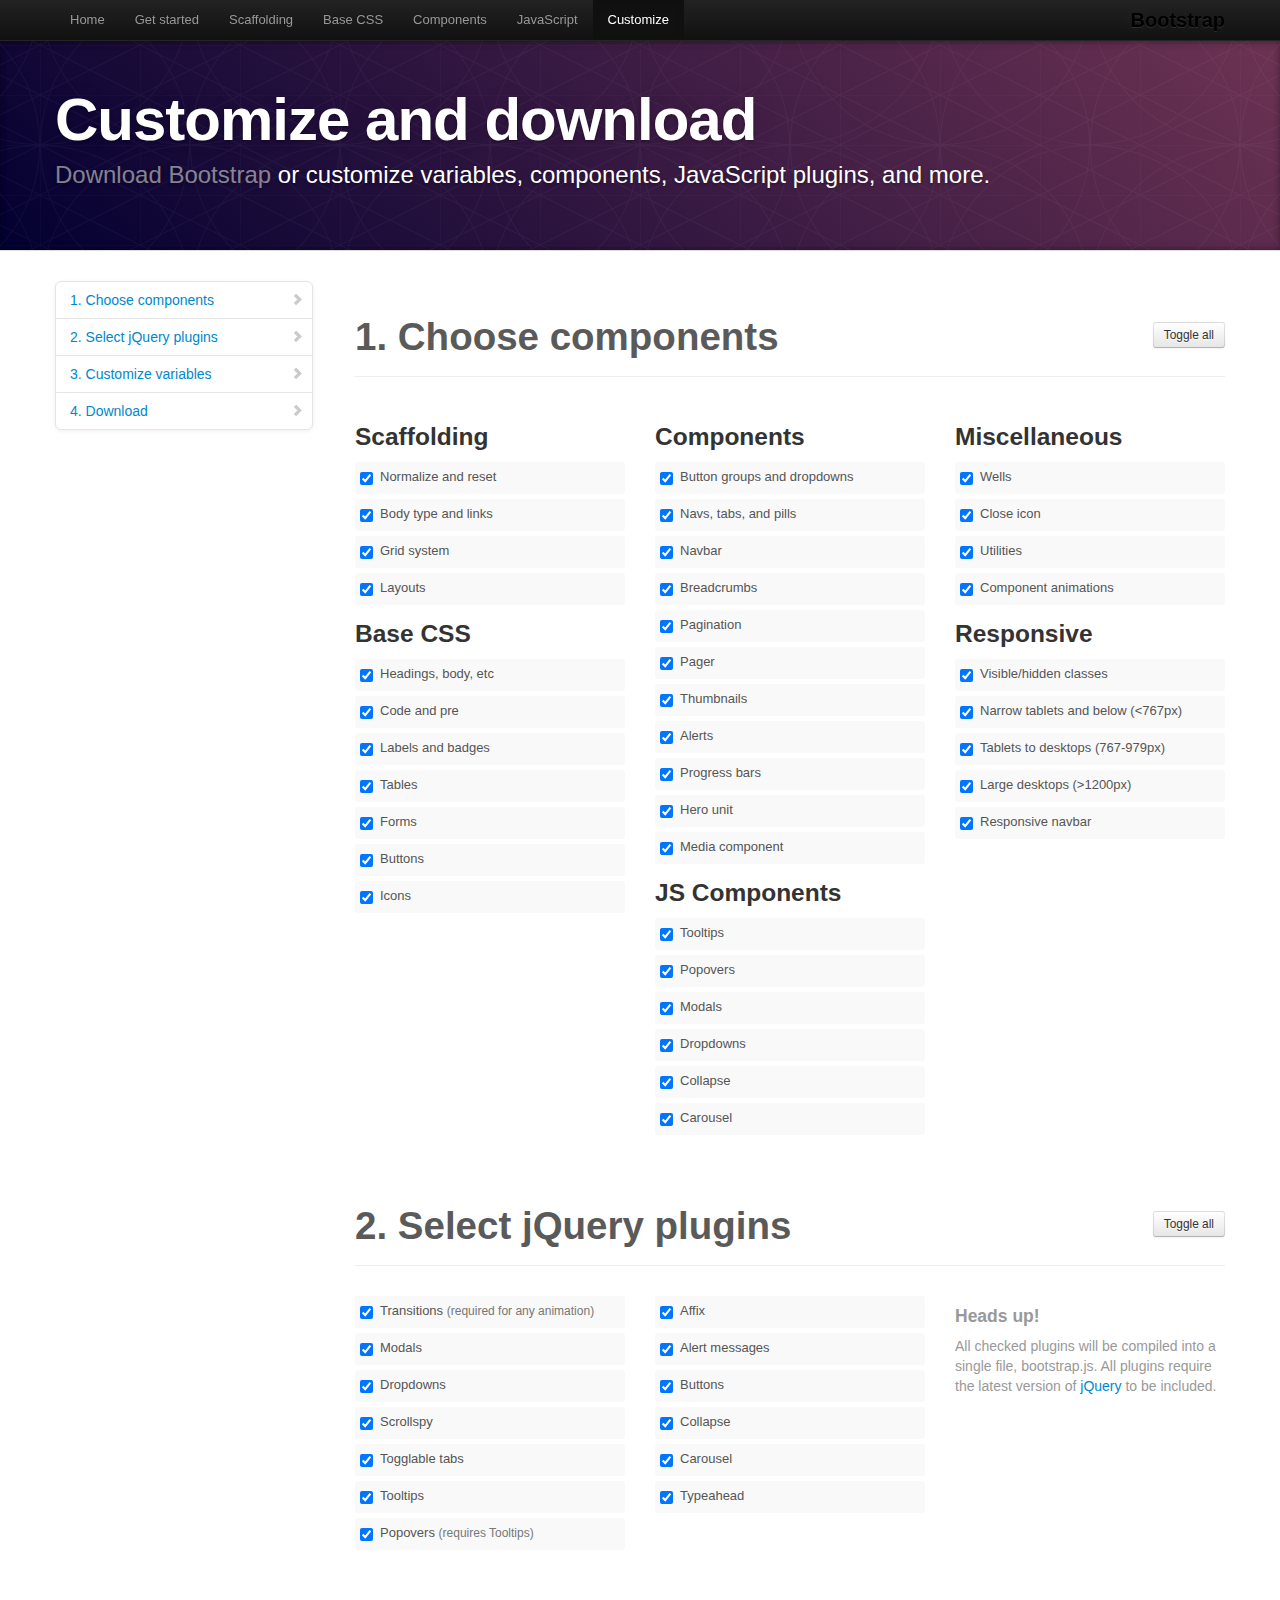
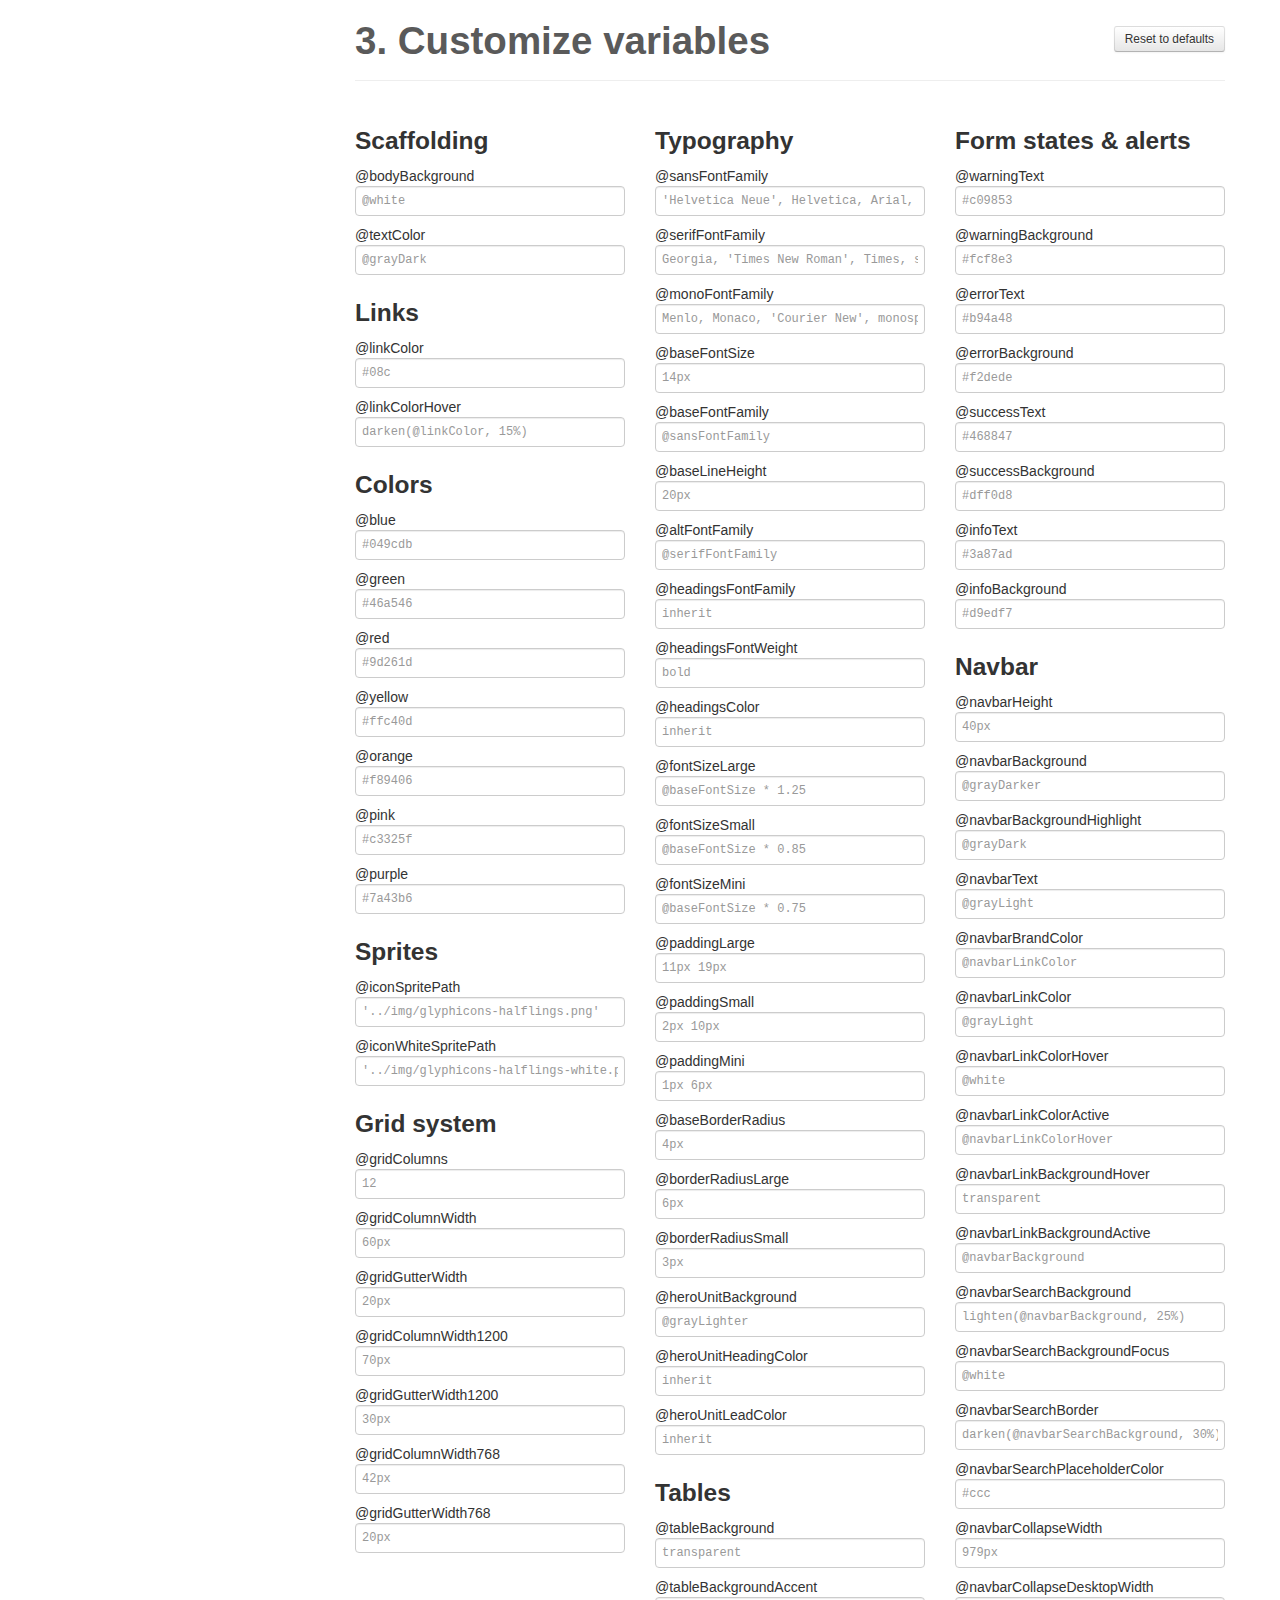
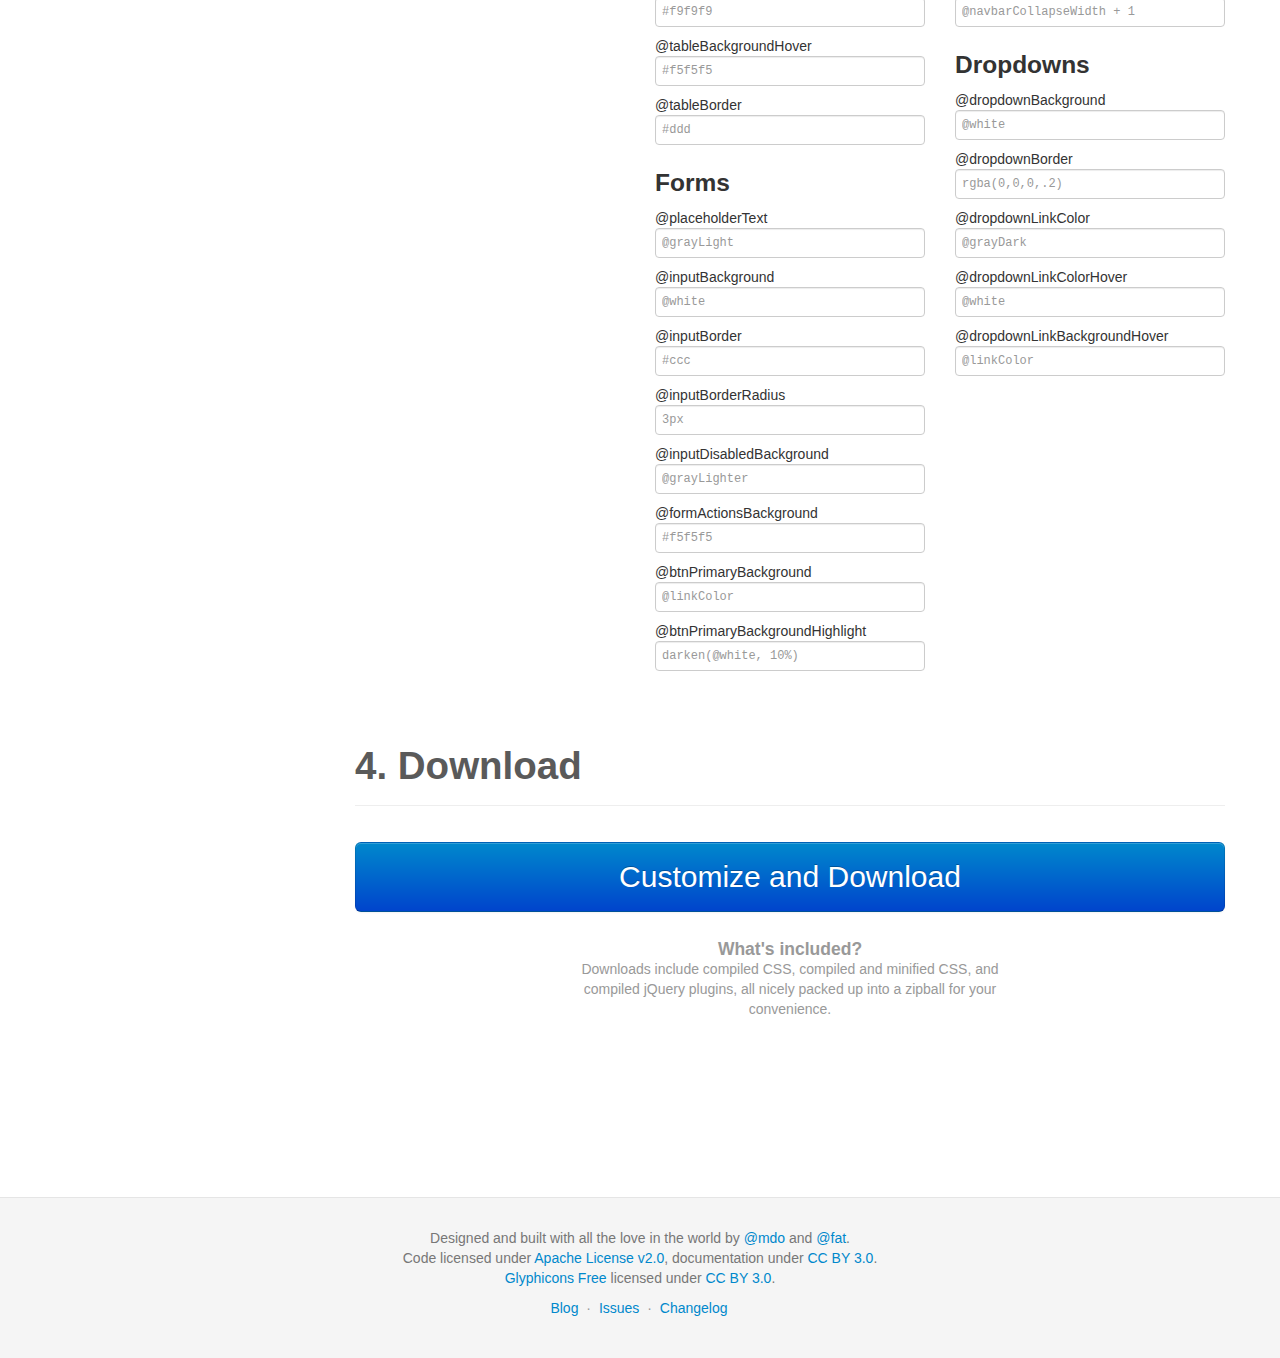
<file: bootstrap/docs/customize.html>
<!DOCTYPE html>
<html lang="en">
  <head>
    <meta charset="utf-8">
    <title>Customize · Bootstrap</title>
    <meta name="viewport" content="width=device-width, initial-scale=1.0">
    <meta name="description" content="">
    <meta name="author" content="">

    <!-- Le styles -->
    <link href="assets/css/bootstrap.css" rel="stylesheet">
    <link href="assets/css/bootstrap-responsive.css" rel="stylesheet">
    <link href="assets/css/docs.css" rel="stylesheet">
    <link href="assets/js/google-code-prettify/prettify.css" rel="stylesheet">

    <!-- Le HTML5 shim, for IE6-8 support of HTML5 elements -->
    <!--[if lt IE 9]>
      <script src="assets/js/html5shiv.js"></script>
    <![endif]-->

    <!-- Le fav and touch icons -->
    <link rel="apple-touch-icon-precomposed" sizes="144x144" href="assets/ico/apple-touch-icon-144-precomposed.png">
    <link rel="apple-touch-icon-precomposed" sizes="114x114" href="assets/ico/apple-touch-icon-114-precomposed.png">
      <link rel="apple-touch-icon-precomposed" sizes="72x72" href="assets/ico/apple-touch-icon-72-precomposed.png">
                    <link rel="apple-touch-icon-precomposed" href="assets/ico/apple-touch-icon-57-precomposed.png">
                                   <link rel="shortcut icon" href="assets/ico/favicon.png">

  </head>

  <body data-spy="scroll" data-target=".bs-docs-sidebar">

    <!-- Navbar
    ================================================== -->
    <div class="navbar navbar-inverse navbar-fixed-top">
      <div class="navbar-inner">
        <div class="container">
          <button type="button" class="btn btn-navbar" data-toggle="collapse" data-target=".nav-collapse">
            <span class="icon-bar"></span>
            <span class="icon-bar"></span>
            <span class="icon-bar"></span>
          </button>
          <a class="brand" href="./index.html">Bootstrap</a>
          <div class="nav-collapse collapse">
            <ul class="nav">
              <li class="">
                <a href="./index.html">Home</a>
              </li>
              <li class="">
                <a href="./getting-started.html">Get started</a>
              </li>
              <li class="">
                <a href="./scaffolding.html">Scaffolding</a>
              </li>
              <li class="">
                <a href="./base-css.html">Base CSS</a>
              </li>
              <li class="">
                <a href="./components.html">Components</a>
              </li>
              <li class="">
                <a href="./javascript.html">JavaScript</a>
              </li>
              <li class="active">
                <a href="./customize.html">Customize</a>
              </li>
            </ul>
          </div>
        </div>
      </div>
    </div>

<!-- Masthead
================================================== -->
<header class="jumbotron subhead" id="overview">
  <div class="container">
    <h1>Customize and download</h1>
    <p class="lead"><a href="https://github.com/twitter/bootstrap/zipball/master">Download Bootstrap</a> or customize variables, components, JavaScript plugins, and more.</p>
  </div>
</header>


  <div class="container">

    <!-- Docs nav
    ================================================== -->
    <div class="row">
      <div class="span3 bs-docs-sidebar">
        <ul class="nav nav-list bs-docs-sidenav">
          <li><a href="#components"><i class="icon-chevron-right"></i> 1. Choose components</a></li>
          <li><a href="#plugins"><i class="icon-chevron-right"></i> 2. Select jQuery plugins</a></li>
          <li><a href="#variables"><i class="icon-chevron-right"></i> 3. Customize variables</a></li>
          <li><a href="#download"><i class="icon-chevron-right"></i> 4. Download</a></li>
        </ul>
      </div>
      <div class="span9">


        <!-- Customize form
        ================================================== -->
        <form>
          <section class="download" id="components">
            <div class="page-header">
              <a class="btn btn-small pull-right toggle-all" href="#">Toggle all</a>
              <h1>
                1. Choose components
              </h1>
            </div>
            <div class="row download-builder">
              <div class="span3">
                <h3>Scaffolding</h3>
                <label class="checkbox"><input checked="checked" type="checkbox" value="reset.less"> Normalize and reset</label>
                <label class="checkbox"><input checked="checked" type="checkbox" value="scaffolding.less"> Body type and links</label>
                <label class="checkbox"><input checked="checked" type="checkbox" value="grid.less"> Grid system</label>
                <label class="checkbox"><input checked="checked" type="checkbox" value="layouts.less"> Layouts</label>
                <h3>Base CSS</h3>
                <label class="checkbox"><input checked="checked" type="checkbox" value="type.less"> Headings, body, etc</label>
                <label class="checkbox"><input checked="checked" type="checkbox" value="code.less"> Code and pre</label>
                <label class="checkbox"><input checked="checked" type="checkbox" value="labels-badges.less"> Labels and badges</label>
                <label class="checkbox"><input checked="checked" type="checkbox" value="tables.less"> Tables</label>
                <label class="checkbox"><input checked="checked" type="checkbox" value="forms.less"> Forms</label>
                <label class="checkbox"><input checked="checked" type="checkbox" value="buttons.less"> Buttons</label>
                <label class="checkbox"><input checked="checked" type="checkbox" value="sprites.less"> Icons</label>
              </div><!-- /span -->
              <div class="span3">
                <h3>Components</h3>
                <label class="checkbox"><input checked="checked" type="checkbox" value="button-groups.less"> Button groups and dropdowns</label>
                <label class="checkbox"><input checked="checked" type="checkbox" value="navs.less"> Navs, tabs, and pills</label>
                <label class="checkbox"><input checked="checked" type="checkbox" value="navbar.less"> Navbar</label>
                <label class="checkbox"><input checked="checked" type="checkbox" value="breadcrumbs.less"> Breadcrumbs</label>
                <label class="checkbox"><input checked="checked" type="checkbox" value="pagination.less"> Pagination</label>
                <label class="checkbox"><input checked="checked" type="checkbox" value="pager.less"> Pager</label>
                <label class="checkbox"><input checked="checked" type="checkbox" value="thumbnails.less"> Thumbnails</label>
                <label class="checkbox"><input checked="checked" type="checkbox" value="alerts.less"> Alerts</label>
                <label class="checkbox"><input checked="checked" type="checkbox" value="progress-bars.less"> Progress bars</label>
                <label class="checkbox"><input checked="checked" type="checkbox" value="hero-unit.less"> Hero unit</label>
                <label class="checkbox"><input checked="checked" type="checkbox" value="media.less"> Media component</label>
                <h3>JS Components</h3>
                <label class="checkbox"><input checked="checked" type="checkbox" value="tooltip.less"> Tooltips</label>
                <label class="checkbox"><input checked="checked" type="checkbox" value="popovers.less"> Popovers</label>
                <label class="checkbox"><input checked="checked" type="checkbox" value="modals.less"> Modals</label>
                <label class="checkbox"><input checked="checked" type="checkbox" value="dropdowns.less"> Dropdowns</label>
                <label class="checkbox"><input checked="checked" type="checkbox" value="accordion.less"> Collapse</label>
                <label class="checkbox"><input checked="checked" type="checkbox" value="carousel.less"> Carousel</label>
              </div><!-- /span -->
              <div class="span3">
                <h3>Miscellaneous</h3>
                <label class="checkbox"><input checked="checked" type="checkbox" value="wells.less"> Wells</label>
                <label class="checkbox"><input checked="checked" type="checkbox" value="close.less"> Close icon</label>
                <label class="checkbox"><input checked="checked" type="checkbox" value="utilities.less"> Utilities</label>
                <label class="checkbox"><input checked="checked" type="checkbox" value="component-animations.less"> Component animations</label>
                <h3>Responsive</h3>
                <label class="checkbox"><input checked="checked" type="checkbox" value="responsive-utilities.less"> Visible/hidden classes</label>
                <label class="checkbox"><input checked="checked" type="checkbox" value="responsive-767px-max.less"> Narrow tablets and below (<767px)</label>
                <label class="checkbox"><input checked="checked" type="checkbox" value="responsive-768px-979px.less"> Tablets to desktops (767-979px)</label>
                <label class="checkbox"><input checked="checked" type="checkbox" value="responsive-1200px-min.less"> Large desktops (>1200px)</label>
                <label class="checkbox"><input checked="checked" type="checkbox" value="responsive-navbar.less"> Responsive navbar</label>
              </div><!-- /span -->
            </div><!-- /row -->
          </section>

          <section class="download" id="plugins">
            <div class="page-header">
              <a class="btn btn-small pull-right toggle-all" href="#">Toggle all</a>
              <h1>
                2. Select jQuery plugins
              </h1>
            </div>
            <div class="row download-builder">
              <div class="span3">
                <label class="checkbox">
                  <input type="checkbox" checked="true" value="bootstrap-transition.js">
                  Transitions <small>(required for any animation)</small>
                </label>
                <label class="checkbox">
                  <input type="checkbox" checked="true" value="bootstrap-modal.js">
                  Modals
                </label>
                <label class="checkbox">
                  <input type="checkbox" checked="true" value="bootstrap-dropdown.js">
                  Dropdowns
                </label>
                <label class="checkbox">
                  <input type="checkbox" checked="true" value="bootstrap-scrollspy.js">
                  Scrollspy
                </label>
                <label class="checkbox">
                  <input type="checkbox" checked="true" value="bootstrap-tab.js">
                  Togglable tabs
                </label>
                <label class="checkbox">
                  <input type="checkbox" checked="true" value="bootstrap-tooltip.js">
                  Tooltips
                </label>
                <label class="checkbox">
                  <input type="checkbox" checked="true" value="bootstrap-popover.js">
                  Popovers <small>(requires Tooltips)</small>
                </label>
              </div><!-- /span -->
              <div class="span3">
                <label class="checkbox">
                  <input type="checkbox" checked="true" value="bootstrap-affix.js">
                  Affix
                </label>
                <label class="checkbox">
                  <input type="checkbox" checked="true" value="bootstrap-alert.js">
                  Alert messages
                </label>
                <label class="checkbox">
                  <input type="checkbox" checked="true" value="bootstrap-button.js">
                  Buttons
                </label>
                <label class="checkbox">
                  <input type="checkbox" checked="true" value="bootstrap-collapse.js">
                  Collapse
                </label>
                <label class="checkbox">
                  <input type="checkbox" checked="true" value="bootstrap-carousel.js">
                  Carousel
                </label>
                <label class="checkbox">
                  <input type="checkbox" checked="true" value="bootstrap-typeahead.js">
                  Typeahead
                </label>
              </div><!-- /span -->
              <div class="span3">
                <h4 class="muted">Heads up!</h4>
                <p class="muted">All checked plugins will be compiled into a single file, bootstrap.js. All plugins require the latest version of <a href="http://jquery.com/" target="_blank">jQuery</a> to be included.</p>
              </div><!-- /span -->
            </div><!-- /row -->
          </section>


          <section class="download" id="variables">
            <div class="page-header">
              <a class="btn btn-small pull-right toggle-all" href="#">Reset to defaults</a>
              <h1>
                3. Customize variables
              </h1>
            </div>
            <div class="row download-builder">
              <div class="span3">
                <h3>Scaffolding</h3>
                <label>@bodyBackground</label>
                <input type="text" class="span3" placeholder="@white">
                <label>@textColor</label>
                <input type="text" class="span3" placeholder="@grayDark">

                <h3>Links</h3>
                <label>@linkColor</label>
                <input type="text" class="span3" placeholder="#08c">
                <label>@linkColorHover</label>
                <input type="text" class="span3" placeholder="darken(@linkColor, 15%)">
                <h3>Colors</h3>
                <label>@blue</label>
                <input type="text" class="span3" placeholder="#049cdb">
                <label>@green</label>
                <input type="text" class="span3" placeholder="#46a546">
                <label>@red</label>
                <input type="text" class="span3" placeholder="#9d261d">
                <label>@yellow</label>
                <input type="text" class="span3" placeholder="#ffc40d">
                <label>@orange</label>
                <input type="text" class="span3" placeholder="#f89406">
                <label>@pink</label>
                <input type="text" class="span3" placeholder="#c3325f">
                <label>@purple</label>
                <input type="text" class="span3" placeholder="#7a43b6">

                <h3>Sprites</h3>
                <label>@iconSpritePath</label>
                <input type="text" class="span3" placeholder="'../img/glyphicons-halflings.png'">
                <label>@iconWhiteSpritePath</label>
                <input type="text" class="span3" placeholder="'../img/glyphicons-halflings-white.png'">

                <h3>Grid system</h3>
                <label>@gridColumns</label>
                <input type="text" class="span3" placeholder="12">
                <label>@gridColumnWidth</label>
                <input type="text" class="span3" placeholder="60px">
                <label>@gridGutterWidth</label>
                <input type="text" class="span3" placeholder="20px">
                <label>@gridColumnWidth1200</label>
                <input type="text" class="span3" placeholder="70px">
                <label>@gridGutterWidth1200</label>
                <input type="text" class="span3" placeholder="30px">
                <label>@gridColumnWidth768</label>
                <input type="text" class="span3" placeholder="42px">
                <label>@gridGutterWidth768</label>
                <input type="text" class="span3" placeholder="20px">

              </div><!-- /span -->
              <div class="span3">

                <h3>Typography</h3>
                <label>@sansFontFamily</label>
                <input type="text" class="span3" placeholder="'Helvetica Neue', Helvetica, Arial, sans-serif">
                <label>@serifFontFamily</label>
                <input type="text" class="span3" placeholder="Georgia, 'Times New Roman', Times, serif">
                <label>@monoFontFamily</label>
                <input type="text" class="span3" placeholder="Menlo, Monaco, 'Courier New', monospace">

                <label>@baseFontSize</label>
                <input type="text" class="span3" placeholder="14px">
                <label>@baseFontFamily</label>
                <input type="text" class="span3" placeholder="@sansFontFamily">
                <label>@baseLineHeight</label>
                <input type="text" class="span3" placeholder="20px">

                <label>@altFontFamily</label>
                <input type="text" class="span3" placeholder="@serifFontFamily">
                <label>@headingsFontFamily</label>
                <input type="text" class="span3" placeholder="inherit">
                <label>@headingsFontWeight</label>
                <input type="text" class="span3" placeholder="bold">
                <label>@headingsColor</label>
                <input type="text" class="span3" placeholder="inherit">

                <label>@fontSizeLarge</label>
                <input type="text" class="span3" placeholder="@baseFontSize * 1.25">
                <label>@fontSizeSmall</label>
                <input type="text" class="span3" placeholder="@baseFontSize * 0.85">
                <label>@fontSizeMini</label>
                <input type="text" class="span3" placeholder="@baseFontSize * 0.75">

                <label>@paddingLarge</label>
                <input type="text" class="span3" placeholder="11px 19px">
                <label>@paddingSmall</label>
                <input type="text" class="span3" placeholder="2px 10px">
                <label>@paddingMini</label>
                <input type="text" class="span3" placeholder="1px 6px">

                <label>@baseBorderRadius</label>
                <input type="text" class="span3" placeholder="4px">
                <label>@borderRadiusLarge</label>
                <input type="text" class="span3" placeholder="6px">
                <label>@borderRadiusSmall</label>
                <input type="text" class="span3" placeholder="3px">

                <label>@heroUnitBackground</label>
                <input type="text" class="span3" placeholder="@grayLighter">
                <label>@heroUnitHeadingColor</label>
                <input type="text" class="span3" placeholder="inherit">
                <label>@heroUnitLeadColor</label>
                <input type="text" class="span3" placeholder="inherit">

                <h3>Tables</h3>
                <label>@tableBackground</label>
                <input type="text" class="span3" placeholder="transparent">
                <label>@tableBackgroundAccent</label>
                <input type="text" class="span3" placeholder="#f9f9f9">
                <label>@tableBackgroundHover</label>
                <input type="text" class="span3" placeholder="#f5f5f5">
                <label>@tableBorder</label>
                <input type="text" class="span3" placeholder="#ddd">

                <h3>Forms</h3>
                <label>@placeholderText</label>
                <input type="text" class="span3" placeholder="@grayLight">
                <label>@inputBackground</label>
                <input type="text" class="span3" placeholder="@white">
                <label>@inputBorder</label>
                <input type="text" class="span3" placeholder="#ccc">
                <label>@inputBorderRadius</label>
                <input type="text" class="span3" placeholder="3px">
                <label>@inputDisabledBackground</label>
                <input type="text" class="span3" placeholder="@grayLighter">
                <label>@formActionsBackground</label>
                <input type="text" class="span3" placeholder="#f5f5f5">
                <label>@btnPrimaryBackground</label>
                <input type="text" class="span3" placeholder="@linkColor">
                <label>@btnPrimaryBackgroundHighlight</label>
                <input type="text" class="span3" placeholder="darken(@white, 10%)">

              </div><!-- /span -->
              <div class="span3">

                <h3>Form states &amp; alerts</h3>
                <label>@warningText</label>
                <input type="text" class="span3" placeholder="#c09853">
                <label>@warningBackground</label>
                <input type="text" class="span3" placeholder="#fcf8e3">
                <label>@errorText</label>
                <input type="text" class="span3" placeholder="#b94a48">
                <label>@errorBackground</label>
                <input type="text" class="span3" placeholder="#f2dede">
                <label>@successText</label>
                <input type="text" class="span3" placeholder="#468847">
                <label>@successBackground</label>
                <input type="text" class="span3" placeholder="#dff0d8">
                <label>@infoText</label>
                <input type="text" class="span3" placeholder="#3a87ad">
                <label>@infoBackground</label>
                <input type="text" class="span3" placeholder="#d9edf7">

                <h3>Navbar</h3>
                <label>@navbarHeight</label>
                <input type="text" class="span3" placeholder="40px">
                <label>@navbarBackground</label>
                <input type="text" class="span3" placeholder="@grayDarker">
                <label>@navbarBackgroundHighlight</label>
                <input type="text" class="span3" placeholder="@grayDark">
                <label>@navbarText</label>
                <input type="text" class="span3" placeholder="@grayLight">
                <label>@navbarBrandColor</label>
                <input type="text" class="span3" placeholder="@navbarLinkColor">
                <label>@navbarLinkColor</label>
                <input type="text" class="span3" placeholder="@grayLight">
                <label>@navbarLinkColorHover</label>
                <input type="text" class="span3" placeholder="@white">
                <label>@navbarLinkColorActive</label>
                <input type="text" class="span3" placeholder="@navbarLinkColorHover">
                <label>@navbarLinkBackgroundHover</label>
                <input type="text" class="span3" placeholder="transparent">
                <label>@navbarLinkBackgroundActive</label>
                <input type="text" class="span3" placeholder="@navbarBackground">
                <label>@navbarSearchBackground</label>
                <input type="text" class="span3" placeholder="lighten(@navbarBackground, 25%)">
                <label>@navbarSearchBackgroundFocus</label>
                <input type="text" class="span3" placeholder="@white">
                <label>@navbarSearchBorder</label>
                <input type="text" class="span3" placeholder="darken(@navbarSearchBackground, 30%)">
                <label>@navbarSearchPlaceholderColor</label>
                <input type="text" class="span3" placeholder="#ccc">

                <label>@navbarCollapseWidth</label>
                <input type="text" class="span3" placeholder="979px">
                <label>@navbarCollapseDesktopWidth</label>
                <input type="text" class="span3" placeholder="@navbarCollapseWidth + 1">

                <h3>Dropdowns</h3>
                <label>@dropdownBackground</label>
                <input type="text" class="span3" placeholder="@white">
                <label>@dropdownBorder</label>
                <input type="text" class="span3" placeholder="rgba(0,0,0,.2)">
                <label>@dropdownLinkColor</label>
                <input type="text" class="span3" placeholder="@grayDark">
                <label>@dropdownLinkColorHover</label>
                <input type="text" class="span3" placeholder="@white">
                <label>@dropdownLinkBackgroundHover</label>
                <input type="text" class="span3" placeholder="@linkColor">
              </div><!-- /span -->
            </div><!-- /row -->
          </section>

          <section class="download" id="download">
            <div class="page-header">
              <h1>
                4. Download
              </h1>
            </div>
            <div class="download-btn">
              <a class="btn btn-primary" href="#" >Customize and Download</a>
              <h4>What's included?</h4>
              <p>Downloads include compiled CSS, compiled and minified CSS, and compiled jQuery plugins, all nicely packed up into a zipball for your convenience.</p>
            </div>
          </section><!-- /download -->
        </form>



      </div>
    </div>

  </div>



    <!-- Footer
    ================================================== -->
    <footer class="footer">
      <div class="container">
        <p>Designed and built with all the love in the world by <a href="http://twitter.com/mdo" target="_blank">@mdo</a> and <a href="http://twitter.com/fat" target="_blank">@fat</a>.</p>
        <p>Code licensed under <a href="http://www.apache.org/licenses/LICENSE-2.0" target="_blank">Apache License v2.0</a>, documentation under <a href="http://creativecommons.org/licenses/by/3.0/">CC BY 3.0</a>.</p>
        <p><a href="http://glyphicons.com">Glyphicons Free</a> licensed under <a href="http://creativecommons.org/licenses/by/3.0/">CC BY 3.0</a>.</p>
        <ul class="footer-links">
          <li><a href="http://blog.getbootstrap.com">Blog</a></li>
          <li class="muted">&middot;</li>
          <li><a href="https://github.com/twitter/bootstrap/issues?state=open">Issues</a></li>
          <li class="muted">&middot;</li>
          <li><a href="https://github.com/twitter/bootstrap/blob/master/CHANGELOG.md">Changelog</a></li>
        </ul>
      </div>
    </footer>



    <!-- Le javascript
    ================================================== -->
    <!-- Placed at the end of the document so the pages load faster -->
    <script type="text/javascript" src="http://platform.twitter.com/widgets.js"></script>
    <script src="assets/js/jquery.js"></script>
    <script src="assets/js/bootstrap-transition.js"></script>
    <script src="assets/js/bootstrap-alert.js"></script>
    <script src="assets/js/bootstrap-modal.js"></script>
    <script src="assets/js/bootstrap-dropdown.js"></script>
    <script src="assets/js/bootstrap-scrollspy.js"></script>
    <script src="assets/js/bootstrap-tab.js"></script>
    <script src="assets/js/bootstrap-tooltip.js"></script>
    <script src="assets/js/bootstrap-popover.js"></script>
    <script src="assets/js/bootstrap-button.js"></script>
    <script src="assets/js/bootstrap-collapse.js"></script>
    <script src="assets/js/bootstrap-carousel.js"></script>
    <script src="assets/js/bootstrap-typeahead.js"></script>
    <script src="assets/js/bootstrap-affix.js"></script>

    <script src="assets/js/holder/holder.js"></script>
    <script src="assets/js/google-code-prettify/prettify.js"></script>

    <script src="assets/js/application.js"></script>



  </body>
</html>
</file>
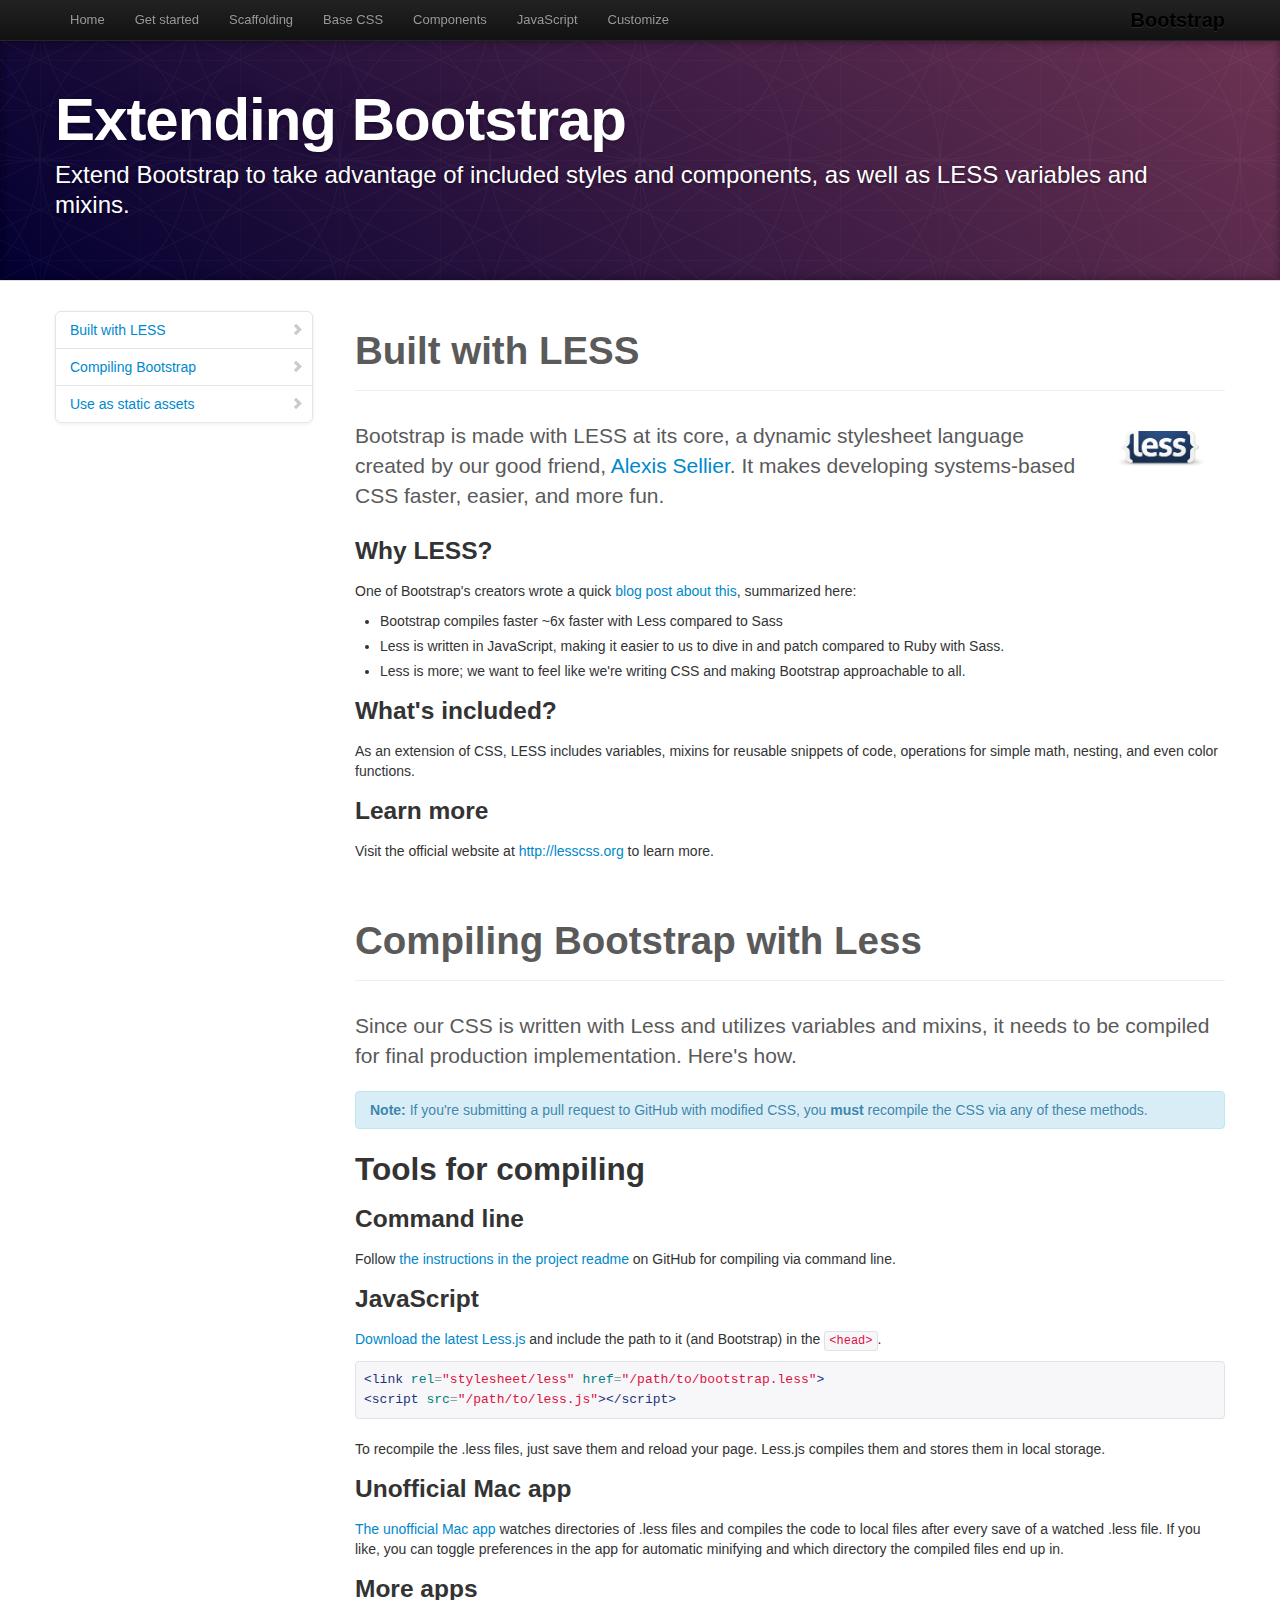
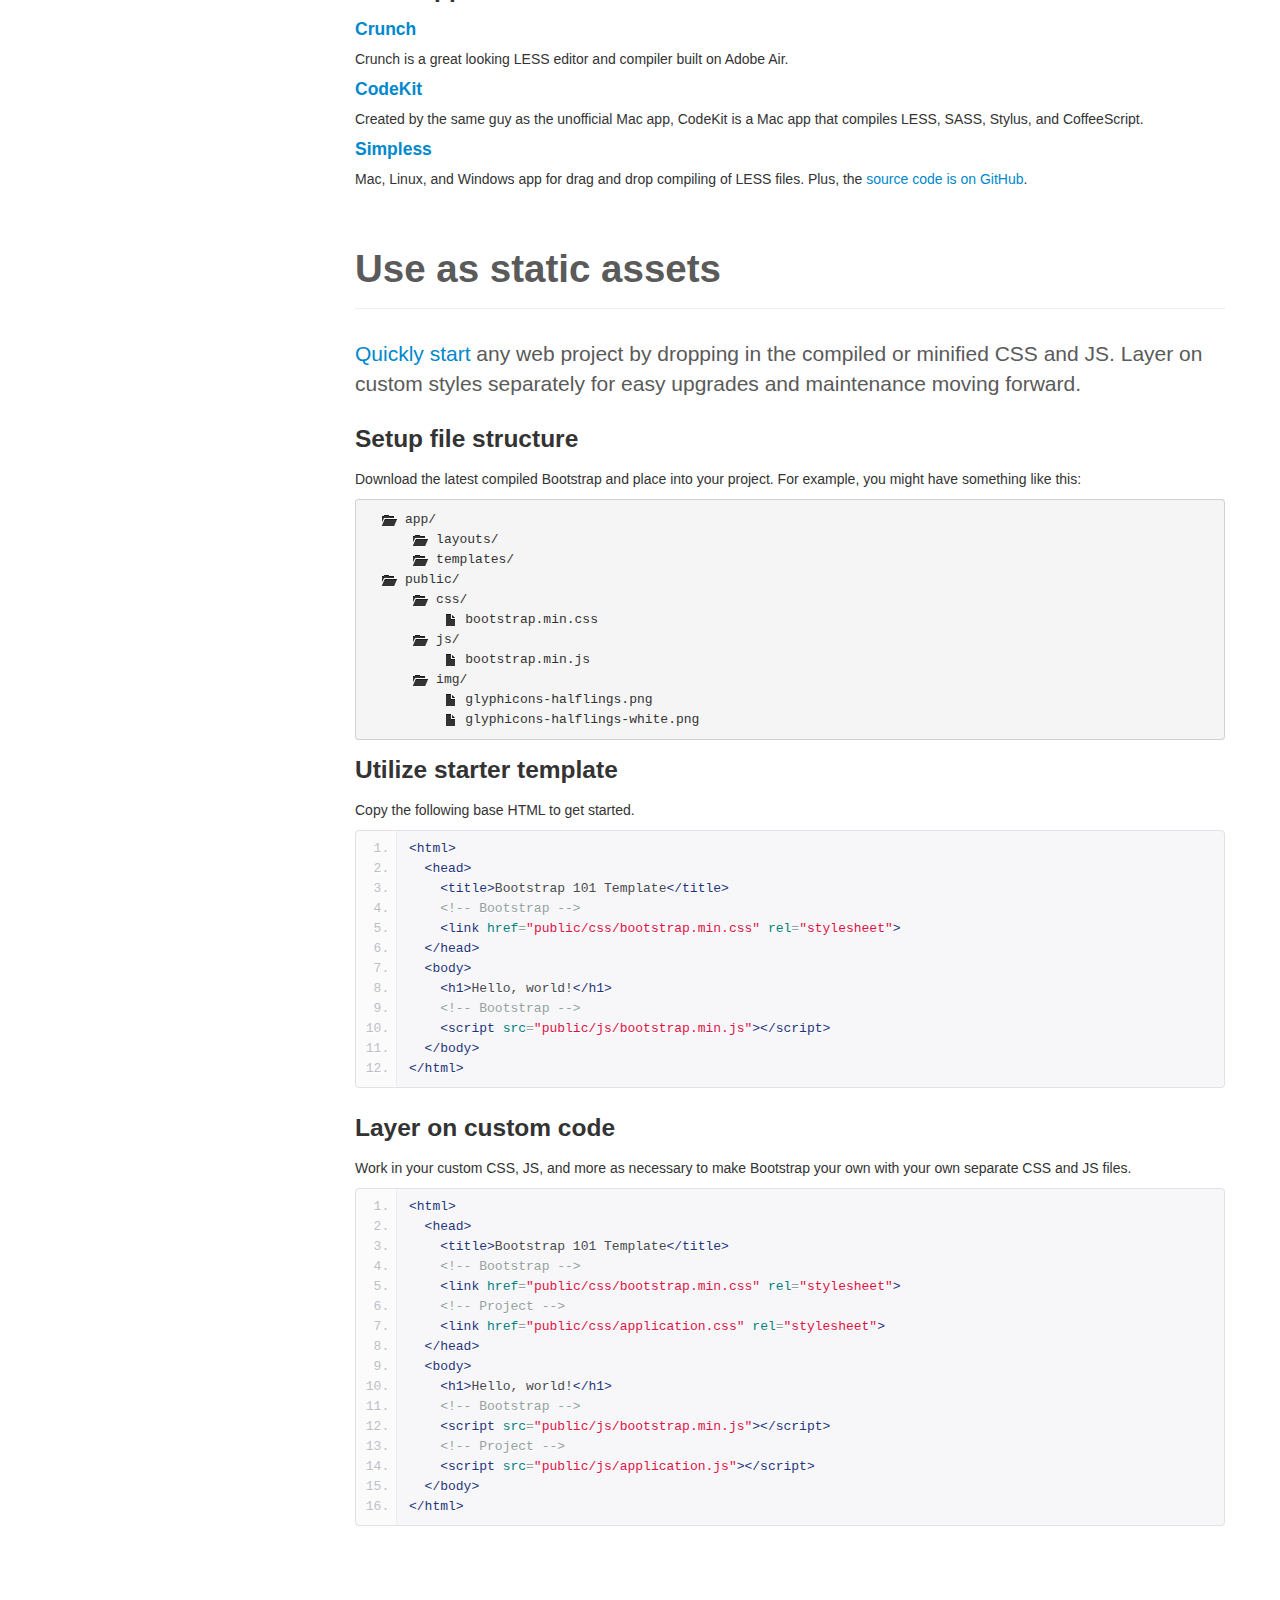
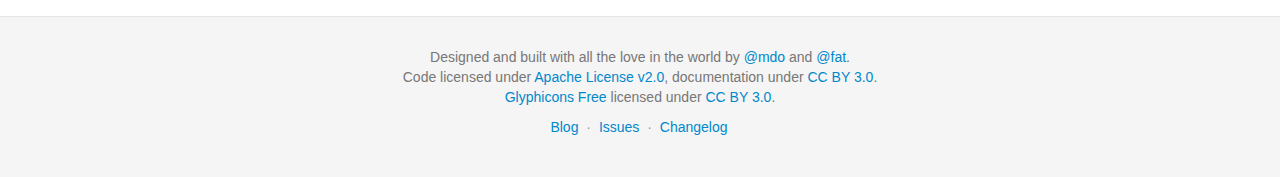
<file: bootstrap/docs/extend.html>
<!DOCTYPE html>
<html lang="en">
  <head>
    <meta charset="utf-8">
    <title>Extend · Bootstrap</title>
    <meta name="viewport" content="width=device-width, initial-scale=1.0">
    <meta name="description" content="">
    <meta name="author" content="">

    <!-- Le styles -->
    <link href="assets/css/bootstrap.css" rel="stylesheet">
    <link href="assets/css/bootstrap-responsive.css" rel="stylesheet">
    <link href="assets/css/docs.css" rel="stylesheet">
    <link href="assets/js/google-code-prettify/prettify.css" rel="stylesheet">

    <!-- Le HTML5 shim, for IE6-8 support of HTML5 elements -->
    <!--[if lt IE 9]>
      <script src="assets/js/html5shiv.js"></script>
    <![endif]-->

    <!-- Le fav and touch icons -->
    <link rel="apple-touch-icon-precomposed" sizes="144x144" href="assets/ico/apple-touch-icon-144-precomposed.png">
    <link rel="apple-touch-icon-precomposed" sizes="114x114" href="assets/ico/apple-touch-icon-114-precomposed.png">
      <link rel="apple-touch-icon-precomposed" sizes="72x72" href="assets/ico/apple-touch-icon-72-precomposed.png">
                    <link rel="apple-touch-icon-precomposed" href="assets/ico/apple-touch-icon-57-precomposed.png">
                                   <link rel="shortcut icon" href="assets/ico/favicon.png">

  </head>

  <body data-spy="scroll" data-target=".bs-docs-sidebar">

    <!-- Navbar
    ================================================== -->
    <div class="navbar navbar-inverse navbar-fixed-top">
      <div class="navbar-inner">
        <div class="container">
          <button type="button" class="btn btn-navbar" data-toggle="collapse" data-target=".nav-collapse">
            <span class="icon-bar"></span>
            <span class="icon-bar"></span>
            <span class="icon-bar"></span>
          </button>
          <a class="brand" href="./index.html">Bootstrap</a>
          <div class="nav-collapse collapse">
            <ul class="nav">
              <li class="">
                <a href="./index.html">Home</a>
              </li>
              <li class="">
                <a href="./getting-started.html">Get started</a>
              </li>
              <li class="">
                <a href="./scaffolding.html">Scaffolding</a>
              </li>
              <li class="">
                <a href="./base-css.html">Base CSS</a>
              </li>
              <li class="">
                <a href="./components.html">Components</a>
              </li>
              <li class="">
                <a href="./javascript.html">JavaScript</a>
              </li>
              <li class="">
                <a href="./customize.html">Customize</a>
              </li>
            </ul>
          </div>
        </div>
      </div>
    </div>

<!-- Subhead
================================================== -->
<header class="jumbotron subhead" id="overview">
  <div class="container">
    <h1>Extending Bootstrap</h1>
    <p class="lead">Extend Bootstrap to take advantage of included styles and components, as well as LESS variables and mixins.</p>
  <div>
</header>

  <div class="container">

    <!-- Docs nav
    ================================================== -->
    <div class="row">
      <div class="span3 bs-docs-sidebar">
        <ul class="nav nav-list bs-docs-sidenav">
          <li><a href="#built-with-less"><i class="icon-chevron-right"></i> Built with LESS</a></li>
          <li><a href="#compiling"><i class="icon-chevron-right"></i> Compiling Bootstrap</a></li>
          <li><a href="#static-assets"><i class="icon-chevron-right"></i> Use as static assets</a></li>
        </ul>
      </div>
      <div class="span9">



        <!-- BUILT WITH LESS
        ================================================== -->
        <section id="built-with-less">
          <div class="page-header">
            <h1>Built with LESS</h1>
          </div>

          <img style="float: right; height: 36px; margin: 10px 20px 20px" src="assets/img/less-logo-large.png" alt="LESS CSS">
          <p class="lead">Bootstrap is made with LESS at its core, a dynamic stylesheet language created by our good friend, <a href="http://cloudhead.io">Alexis Sellier</a>. It makes developing systems-based CSS faster, easier, and more fun.</p>

          <h3>Why LESS?</h3>
          <p>One of Bootstrap's creators wrote a quick <a href="http://www.wordsbyf.at/2012/03/08/why-less/">blog post about this</a>, summarized here:</p>
          <ul>
            <li>Bootstrap compiles faster ~6x faster with Less compared to Sass</li>
            <li>Less is written in JavaScript, making it easier to us to dive in and patch compared to Ruby with Sass.</li>
            <li>Less is more; we want to feel like we're writing CSS and making Bootstrap approachable to all.</li>
          </ul>

          <h3>What's included?</h3>
          <p>As an extension of CSS, LESS includes variables, mixins for reusable snippets of code, operations for simple math, nesting, and even color functions.</p>

          <h3>Learn more</h3>
          <p>Visit the official website at <a href="http://lesscss.org">http://lesscss.org</a> to learn more.</p>
        </section>



        <!-- COMPILING LESS AND BOOTSTRAP
        ================================================== -->
        <section id="compiling">
          <div class="page-header">
            <h1>Compiling Bootstrap with Less</h1>
          </div>

          <p class="lead">Since our CSS is written with Less and utilizes variables and mixins, it needs to be compiled for final production implementation. Here's how.</p>

          <div class="alert alert-info">
            <strong>Note:</strong> If you're submitting a pull request to GitHub with modified CSS, you <strong>must</strong> recompile the CSS via any of these methods.
          </div>

          <h2>Tools for compiling</h2>

          <h3>Command line</h3>
          <p>Follow <a href="https://github.com/twitter/bootstrap#developers">the instructions in the project readme</a> on GitHub for compiling via command line.</p>

          <h3>JavaScript</h3>
          <p><a href="http://lesscss.org/">Download the latest Less.js</a> and include the path to it (and Bootstrap) in the <code>&lt;head&gt;</code>.</p>
<pre class="prettyprint">
&lt;link rel="stylesheet/less" href="/path/to/bootstrap.less"&gt;
&lt;script src="/path/to/less.js"&gt;&lt;/script&gt;
</pre>
          <p>To recompile the .less files, just save them and reload your page. Less.js compiles them and stores them in local storage.</p>

          <h3>Unofficial Mac app</h3>
          <p><a href="http://incident57.com/less/">The unofficial Mac app</a> watches directories of .less files and compiles the code to local files after every save of a watched .less file. If you like, you can toggle preferences in the app for automatic minifying and which directory the compiled files end up in.</p>

          <h3>More apps</h3>
          <h4><a href="http://crunchapp.net/" target="_blank">Crunch</a></h4>
          <p>Crunch is a great looking LESS editor and compiler built on Adobe Air.</p>
          <h4><a href="http://incident57.com/codekit/" target="_blank">CodeKit</a></h4>
          <p>Created by the same guy as the unofficial Mac app, CodeKit is a Mac app that compiles LESS, SASS, Stylus, and CoffeeScript.</p>
          <h4><a href="http://wearekiss.com/simpless" target="_blank">Simpless</a></h4>
          <p>Mac, Linux, and Windows app for drag and drop compiling of LESS files. Plus, the <a href="https://github.com/Paratron/SimpLESS" target="_blank">source code is on GitHub</a>.</p>

        </section>



        <!-- Static assets
        ================================================== -->
        <section id="static-assets">
          <div class="page-header">
            <h1>Use as static assets</h1>
          </div>
          <p class="lead"><a href="./getting-started.html">Quickly start</a> any web project by dropping in the compiled or minified CSS and JS. Layer on custom styles separately for easy upgrades and maintenance moving forward.</p>

          <h3>Setup file structure</h3>
          <p>Download the latest compiled Bootstrap and place into your project. For example, you might have something like this:</p>
<pre>
  <span class="icon-folder-open"></span> app/
      <span class="icon-folder-open"></span> layouts/
      <span class="icon-folder-open"></span> templates/
  <span class="icon-folder-open"></span> public/
      <span class="icon-folder-open"></span> css/
          <span class="icon-file"></span> bootstrap.min.css
      <span class="icon-folder-open"></span> js/
          <span class="icon-file"></span> bootstrap.min.js
      <span class="icon-folder-open"></span> img/
          <span class="icon-file"></span> glyphicons-halflings.png
          <span class="icon-file"></span> glyphicons-halflings-white.png
</pre>

          <h3>Utilize starter template</h3>
          <p>Copy the following base HTML to get started.</p>
<pre class="prettyprint linenums">
&lt;html&gt;
  &lt;head&gt;
    &lt;title&gt;Bootstrap 101 Template&lt;/title&gt;
    &lt;!-- Bootstrap --&gt;
    &lt;link href="public/css/bootstrap.min.css" rel="stylesheet"&gt;
  &lt;/head&gt;
  &lt;body&gt;
    &lt;h1&gt;Hello, world!&lt;/h1&gt;
    &lt;!-- Bootstrap --&gt;
    &lt;script src="public/js/bootstrap.min.js"&gt;&lt;/script&gt;
  &lt;/body&gt;
&lt;/html&gt;
</pre>

          <h3>Layer on custom code</h3>
          <p>Work in your custom CSS, JS, and more as necessary to make Bootstrap your own with your own separate CSS and JS files.</p>
<pre class="prettyprint linenums">
&lt;html&gt;
  &lt;head&gt;
    &lt;title&gt;Bootstrap 101 Template&lt;/title&gt;
    &lt;!-- Bootstrap --&gt;
    &lt;link href="public/css/bootstrap.min.css" rel="stylesheet"&gt;
    &lt;!-- Project --&gt;
    &lt;link href="public/css/application.css" rel="stylesheet"&gt;
  &lt;/head&gt;
  &lt;body&gt;
    &lt;h1&gt;Hello, world!&lt;/h1&gt;
    &lt;!-- Bootstrap --&gt;
    &lt;script src="public/js/bootstrap.min.js"&gt;&lt;/script&gt;
    &lt;!-- Project --&gt;
    &lt;script src="public/js/application.js"&gt;&lt;/script&gt;
  &lt;/body&gt;
&lt;/html&gt;
</pre>

        </section>

      </div>
    </div>

  </div>



    <!-- Footer
    ================================================== -->
    <footer class="footer">
      <div class="container">
        <p>Designed and built with all the love in the world by <a href="http://twitter.com/mdo" target="_blank">@mdo</a> and <a href="http://twitter.com/fat" target="_blank">@fat</a>.</p>
        <p>Code licensed under <a href="http://www.apache.org/licenses/LICENSE-2.0" target="_blank">Apache License v2.0</a>, documentation under <a href="http://creativecommons.org/licenses/by/3.0/">CC BY 3.0</a>.</p>
        <p><a href="http://glyphicons.com">Glyphicons Free</a> licensed under <a href="http://creativecommons.org/licenses/by/3.0/">CC BY 3.0</a>.</p>
        <ul class="footer-links">
          <li><a href="http://blog.getbootstrap.com">Blog</a></li>
          <li class="muted">&middot;</li>
          <li><a href="https://github.com/twitter/bootstrap/issues?state=open">Issues</a></li>
          <li class="muted">&middot;</li>
          <li><a href="https://github.com/twitter/bootstrap/blob/master/CHANGELOG.md">Changelog</a></li>
        </ul>
      </div>
    </footer>



    <!-- Le javascript
    ================================================== -->
    <!-- Placed at the end of the document so the pages load faster -->
    <script type="text/javascript" src="http://platform.twitter.com/widgets.js"></script>
    <script src="assets/js/jquery.js"></script>
    <script src="assets/js/bootstrap-transition.js"></script>
    <script src="assets/js/bootstrap-alert.js"></script>
    <script src="assets/js/bootstrap-modal.js"></script>
    <script src="assets/js/bootstrap-dropdown.js"></script>
    <script src="assets/js/bootstrap-scrollspy.js"></script>
    <script src="assets/js/bootstrap-tab.js"></script>
    <script src="assets/js/bootstrap-tooltip.js"></script>
    <script src="assets/js/bootstrap-popover.js"></script>
    <script src="assets/js/bootstrap-button.js"></script>
    <script src="assets/js/bootstrap-collapse.js"></script>
    <script src="assets/js/bootstrap-carousel.js"></script>
    <script src="assets/js/bootstrap-typeahead.js"></script>
    <script src="assets/js/bootstrap-affix.js"></script>

    <script src="assets/js/holder/holder.js"></script>
    <script src="assets/js/google-code-prettify/prettify.js"></script>

    <script src="assets/js/application.js"></script>



  </body>
</html>
</file>
<file: bootstrap/docs/assets/js/google-code-prettify/prettify.css>
.com { color: #93a1a1; }
.lit { color: #195f91; }
.pun, .opn, .clo { color: #93a1a1; }
.fun { color: #dc322f; }
.str, .atv { color: #D14; }
.kwd, .prettyprint .tag { color: #1e347b; }
.typ, .atn, .dec, .var { color: teal; }
.pln { color: #48484c; }

.prettyprint {
  padding: 8px;
  background-color: #f7f7f9;
  border: 1px solid #e1e1e8;
}
.prettyprint.linenums {
  -webkit-box-shadow: inset 40px 0 0 #fbfbfc, inset 41px 0 0 #ececf0;
     -moz-box-shadow: inset 40px 0 0 #fbfbfc, inset 41px 0 0 #ececf0;
          box-shadow: inset 40px 0 0 #fbfbfc, inset 41px 0 0 #ececf0;
}

/* Specify class=linenums on a pre to get line numbering */
ol.linenums {
  margin: 0 0 0 33px; /* IE indents via margin-left */
}
ol.linenums li {
  padding-left: 12px;
  color: #bebec5;
  line-height: 20px;
  text-shadow: 0 1px 0 #fff;
}
</file>
<file: test/bootswatch.css>
section {
	margin-top: 60px;
	padding-top: 100px;
}

/* index */

.tooltip-inner {
	max-width: 500px;
}

.hero-unit h1,
.hero-unit p {
	margin-bottom: 15px;
}

#footer {
	margin-bottom: 20px;
}

#footer .links a {
	margin-right: 10px;
}

@media (max-width: 767px) {

	section {
		padding-top: 20px;
	}
}

@media (min-width: 768px) and (max-width: 979px) {

	section {
		padding-top: 20px;
	}
}

/* preview */

.subhead {
	padding-bottom: 0;
	margin-bottom: 9px;
}

.subhead h1 {
	font-size: 54px;
}

.subhead > div:first-child {
	min-height: 200px;
}

@media (min-width: 980px) {

	.preview {
		padding-top: 100px;
	}
}

/* subnav */
 
.subnav {
	margin-bottom: 60px;
	width: 100%;
	height: 36px;
	background-color: black; /* Old browsers */
	color: white;
	border: 1px solid #e5e5e5;
}
 
.subnav .nav {
	margin-bottom: 0;
}
 
.subnav .nav > li > a {
	margin: 0;
	padding-top:    11px;
	padding-bottom: 11px;
	border-left: 1px solid #f5f5f5;
	border-right: 1px solid #e5e5e5;
	-webkit-border-radius: 0;
	-moz-border-radius: 0;
	border-radius: 0;
	color: yellow;
}
 
.subnav .nav > li.active > a,
.subnav .nav > li > a:hover {
	padding-left: 13px;
	background: yellow;
	color: black;
	border-right-color: #ddd;
	border-left: 0;
}
 
.subnav .nav > .active > a .caret,
.subnav .nav > .active > a:hover .caret {
	border-top-color: #777;
}
 
.subnav .nav > li:first-child > a,
.subnav .nav > li:first-child > a:hover {
	border-left: 0;
	padding-left: 12px;
	-webkit-border-radius: 4px 0 0 4px;
	-moz-border-radius: 4px 0 0 4px;
	border-radius: 4px 0 0 4px;
}
 
.subnav .nav > li:last-child > a {
	border-right: 0;
}
 
.subnav .dropdown-menu {
	-webkit-border-radius: 0 0 4px 4px;
	-moz-border-radius: 0 0 4px 4px;
	border-radius: 0 0 4px 4px;
}
 
@media (max-width: 767px) {
 
	.subnav {
		position: static;
		top: auto;
		z-index: auto;
		width: auto;
		height: auto;
		background: #fff; /* whole background property since we use a background-image for gradient */
		-webkit-box-shadow: none;
		-moz-box-shadow: none;
		box-shadow: none;
	}
 
	.subnav .nav > li {
		float: none;
	}
 
	.subnav .nav > li > a {
		border: 0;
	}
 
	.subnav .nav > li + li > a {
		border-top: 1px solid #e5e5e5;
	}
 
	.subnav .nav > li:first-child > a,
	.subnav .nav > li:first-child > a:hover {
		-webkit-border-radius: 4px 4px 0 0;
		-moz-border-radius: 4px 4px 0 0;
		border-radius: 4px 4px 0 0;
	}
}
 
@media (min-width: 980px) {
  
	.subnav-fixed {
		position: fixed;
		top: 40px;
		left: 0;
		right: 0;
		z-index: 1020; /* 10 less than .navbar-fixed to prevent any overlap */
		border-color: #d5d5d5;
		border-width: 0 0 1px; /* drop the border on the fixed edges */
		-webkit-border-radius: 0;
		-moz-border-radius: 0;
		border-radius: 0;
		-webkit-box-shadow: inset 0 1px 0 #fff, 0 1px 5px rgba(0,0,0,.1);
		-moz-box-shadow: inset 0 1px 0 #fff, 0 1px 5px rgba(0,0,0,.1);
		box-shadow: inset 0 1px 0 #fff, 0 1px 5px rgba(0,0,0,.1);
		filter: progid:DXImageTransform.Microsoft.gradient(enabled=false); /* IE6-9 */
	}
  
	.subnav-fixed .nav {
		width: 938px;
		margin: 0 auto;
		padding: 0 1px;
	}
  
	.subnav .nav > li:first-child > a,
	.subnav .nav > li:first-child > a:hover {
		-webkit-border-radius: 0;
		-moz-border-radius: 0;
		border-radius: 0;
	}
}
 
@media (min-width: 1210px) {
 
	.subnav-fixed .nav {
		width: 1168px; /* 2px less to account for left/right borders being removed when in fixed mode */
	}
}
</file>
<file: bootstrap/docs/assets/css/docs.css>
/* Add additional stylesheets below
-------------------------------------------------- */
/*
  Bootstrap's documentation styles
  Special styles for presenting Bootstrap's documentation and examples
*/



/* Body and structure
-------------------------------------------------- */

body {
  position: relative;
  padding-top: 40px;
}

/* Code in headings */
h3 code {
  font-size: 14px;
  font-weight: normal;
}



/* Tweak navbar brand link to be super sleek
-------------------------------------------------- */

body > .navbar {
  font-size: 13px;
}

/* Change the docs' brand */
body > .navbar .brand {
  padding-right: 0;
  padding-left: 0;
  margin-left: 20px;
  float: right;
  font-weight: bold;
  color: #000;
  text-shadow: 0 1px 0 rgba(255,255,255,.1), 0 0 30px rgba(255,255,255,.125);
  -webkit-transition: all .2s linear;
     -moz-transition: all .2s linear;
          transition: all .2s linear;
}
body > .navbar .brand:hover {
  text-decoration: none;
  text-shadow: 0 1px 0 rgba(255,255,255,.1), 0 0 30px rgba(255,255,255,.4);
}


/* Sections
-------------------------------------------------- */

/* padding for in-page bookmarks and fixed navbar */
section {
  padding-top: 30px;
}
section > .page-header,
section > .lead {
  color: #5a5a5a;
}
section > ul li {
  margin-bottom: 5px;
}

/* Separators (hr) */
.bs-docs-separator {
  margin: 40px 0 39px;
}

/* Faded out hr */
hr.soften {
  height: 1px;
  margin: 70px 0;
  background-image: -webkit-linear-gradient(left, rgba(0,0,0,0), rgba(0,0,0,.1), rgba(0,0,0,0));
  background-image:    -moz-linear-gradient(left, rgba(0,0,0,0), rgba(0,0,0,.1), rgba(0,0,0,0));
  background-image:     -ms-linear-gradient(left, rgba(0,0,0,0), rgba(0,0,0,.1), rgba(0,0,0,0));
  background-image:      -o-linear-gradient(left, rgba(0,0,0,0), rgba(0,0,0,.1), rgba(0,0,0,0));
  border: 0;
}



/* Jumbotrons
-------------------------------------------------- */

/* Base class
------------------------- */
.jumbotron {
  position: relative;
  padding: 40px 0;
  color: #fff;
  text-align: center;
  text-shadow: 0 1px 3px rgba(0,0,0,.4), 0 0 30px rgba(0,0,0,.075);
  background: #020031; /* Old browsers */
  background: -moz-linear-gradient(45deg,  #020031 0%, #6d3353 100%); /* FF3.6+ */
  background: -webkit-gradient(linear, left bottom, right top, color-stop(0%,#020031), color-stop(100%,#6d3353)); /* Chrome,Safari4+ */
  background: -webkit-linear-gradient(45deg,  #020031 0%,#6d3353 100%); /* Chrome10+,Safari5.1+ */
  background: -o-linear-gradient(45deg,  #020031 0%,#6d3353 100%); /* Opera 11.10+ */
  background: -ms-linear-gradient(45deg,  #020031 0%,#6d3353 100%); /* IE10+ */
  background: linear-gradient(45deg,  #020031 0%,#6d3353 100%); /* W3C */
  filter: progid:DXImageTransform.Microsoft.gradient( startColorstr='#020031', endColorstr='#6d3353',GradientType=1 ); /* IE6-9 fallback on horizontal gradient */
  -webkit-box-shadow: inset 0 3px 7px rgba(0,0,0,.2), inset 0 -3px 7px rgba(0,0,0,.2);
     -moz-box-shadow: inset 0 3px 7px rgba(0,0,0,.2), inset 0 -3px 7px rgba(0,0,0,.2);
          box-shadow: inset 0 3px 7px rgba(0,0,0,.2), inset 0 -3px 7px rgba(0,0,0,.2);
}
.jumbotron h1 {
  font-size: 80px;
  font-weight: bold;
  letter-spacing: -1px;
  line-height: 1;
}
.jumbotron p {
  font-size: 24px;
  font-weight: 300;
  line-height: 1.25;
  margin-bottom: 30px;
}

/* Link styles (used on .masthead-links as well) */
.jumbotron a {
  color: #fff;
  color: rgba(255,255,255,.5);
  -webkit-transition: all .2s ease-in-out;
     -moz-transition: all .2s ease-in-out;
          transition: all .2s ease-in-out;
}
.jumbotron a:hover {
  color: #fff;
  text-shadow: 0 0 10px rgba(255,255,255,.25);
}

/* Download button */
.masthead .btn {
  padding: 19px 24px;
  font-size: 24px;
  font-weight: 200;
  color: #fff; /* redeclare to override the `.jumbotron a` */
  border: 0;
  -webkit-border-radius: 6px;
     -moz-border-radius: 6px;
          border-radius: 6px;
  -webkit-box-shadow: inset 0 1px 0 rgba(255,255,255,.1), 0 1px 5px rgba(0,0,0,.25);
     -moz-box-shadow: inset 0 1px 0 rgba(255,255,255,.1), 0 1px 5px rgba(0,0,0,.25);
          box-shadow: inset 0 1px 0 rgba(255,255,255,.1), 0 1px 5px rgba(0,0,0,.25);
  -webkit-transition: none;
     -moz-transition: none;
          transition: none;
}
.masthead .btn:hover {
  -webkit-box-shadow: inset 0 1px 0 rgba(255,255,255,.1), 0 1px 5px rgba(0,0,0,.25);
     -moz-box-shadow: inset 0 1px 0 rgba(255,255,255,.1), 0 1px 5px rgba(0,0,0,.25);
          box-shadow: inset 0 1px 0 rgba(255,255,255,.1), 0 1px 5px rgba(0,0,0,.25);
}
.masthead .btn:active {
  -webkit-box-shadow: inset 0 2px 4px rgba(0,0,0,.1), 0 1px 0 rgba(255,255,255,.1);
     -moz-box-shadow: inset 0 2px 4px rgba(0,0,0,.1), 0 1px 0 rgba(255,255,255,.1);
          box-shadow: inset 0 2px 4px rgba(0,0,0,.1), 0 1px 0 rgba(255,255,255,.1);
}


/* Pattern overlay
------------------------- */
.jumbotron .container {
  position: relative;
  z-index: 2;
}
.jumbotron:after {
  content: '';
  display: block;
  position: absolute;
  top: 0;
  right: 0;
  bottom: 0;
  left: 0;
  background: url(../img/bs-docs-masthead-pattern.png) repeat center center;
  opacity: .4;
}
@media
only screen and (-webkit-min-device-pixel-ratio: 2),
only screen and (   min--moz-device-pixel-ratio: 2),
only screen and (     -o-min-device-pixel-ratio: 2/1) {

  .jumbotron:after {
    background-size: 150px 150px;
  }

}

/* Masthead (docs home)
------------------------- */
.masthead {
  padding: 70px 0 80px;
  margin-bottom: 0;
  color: #fff;
}
.masthead h1 {
  font-size: 120px;
  line-height: 1;
  letter-spacing: -2px;
}
.masthead p {
  font-size: 40px;
  font-weight: 200;
  line-height: 1.25;
}

/* Textual links in masthead */
.masthead-links {
  margin: 0;
  list-style: none;
}
.masthead-links li {
  display: inline;
  padding: 0 10px;
  color: rgba(255,255,255,.25);
}

/* Social proof buttons from GitHub & Twitter */
.bs-docs-social {
  padding: 15px 0;
  text-align: center;
  background-color: #f5f5f5;
  border-top: 1px solid #fff;
  border-bottom: 1px solid #ddd;
}

/* Quick links on Home */
.bs-docs-social-buttons {
  margin-left: 0;
  margin-bottom: 0;
  padding-left: 0;
  list-style: none;
}
.bs-docs-social-buttons li {
  display: inline-block;
  padding: 5px 8px;
  line-height: 1;
  *display: inline;
  *zoom: 1;
}

/* Subhead (other pages)
------------------------- */
.subhead {
  text-align: left;
  border-bottom: 1px solid #ddd;
}
.subhead h1 {
  font-size: 60px;
}
.subhead p {
  margin-bottom: 20px;
}
.subhead .navbar {
  display: none;
}



/* Marketing section of Overview
-------------------------------------------------- */

.marketing {
  text-align: center;
  color: #5a5a5a;
}
.marketing h1 {
  margin: 60px 0 10px;
  font-size: 60px;
  font-weight: 200;
  line-height: 1;
  letter-spacing: -1px;
}
.marketing h2 {
  font-weight: 200;
  margin-bottom: 5px;
}
.marketing p {
  font-size: 16px;
  line-height: 1.5;
}
.marketing .marketing-byline {
  margin-bottom: 40px;
  font-size: 20px;
  font-weight: 300;
  line-height: 1.25;
  color: #999;
}
.marketing-img {
  display: block;
  margin: 0 auto 30px;
  max-height: 145px;
}



/* Footer
-------------------------------------------------- */

.footer {
  text-align: center;
  padding: 30px 0;
  margin-top: 70px;
  border-top: 1px solid #e5e5e5;
  background-color: #f5f5f5;
}
.footer p {
  margin-bottom: 0;
  color: #777;
}
.footer-links {
  margin: 10px 0;
}
.footer-links li {
  display: inline;
  padding: 0 2px;
}
.footer-links li:first-child {
  padding-left: 0;
}



/* Special grid styles
-------------------------------------------------- */

.show-grid {
  margin-top: 10px;
  margin-bottom: 20px;
}
.show-grid [class*="span"] {
  background-color: #eee;
  text-align: center;
  -webkit-border-radius: 3px;
     -moz-border-radius: 3px;
          border-radius: 3px;
  min-height: 40px;
  line-height: 40px;
}
.show-grid [class*="span"]:hover {
  background-color: #ddd;
}
.show-grid .show-grid {
  margin-top: 0;
  margin-bottom: 0;
}
.show-grid .show-grid [class*="span"] {
  margin-top: 5px;
}
.show-grid [class*="span"] [class*="span"] {
  background-color: #ccc;
}
.show-grid [class*="span"] [class*="span"] [class*="span"] {
  background-color: #999;
}



/* Mini layout previews
-------------------------------------------------- */
.mini-layout {
  border: 1px solid #ddd;
  -webkit-border-radius: 6px;
     -moz-border-radius: 6px;
          border-radius: 6px;
  -webkit-box-shadow: 0 1px 2px rgba(0,0,0,.075);
     -moz-box-shadow: 0 1px 2px rgba(0,0,0,.075);
          box-shadow: 0 1px 2px rgba(0,0,0,.075);
}
.mini-layout,
.mini-layout .mini-layout-body,
.mini-layout.fluid .mini-layout-sidebar {
  height: 300px;
}
.mini-layout {
  margin-bottom: 20px;
  padding: 9px;
}
.mini-layout div {
  -webkit-border-radius: 3px;
     -moz-border-radius: 3px;
          border-radius: 3px;
}
.mini-layout .mini-layout-body {
  background-color: #dceaf4;
  margin: 0 auto;
  width: 70%;
}
.mini-layout.fluid .mini-layout-sidebar,
.mini-layout.fluid .mini-layout-header,
.mini-layout.fluid .mini-layout-body {
  float: left;
}
.mini-layout.fluid .mini-layout-sidebar {
  background-color: #bbd8e9;
  width: 20%;
}
.mini-layout.fluid .mini-layout-body {
  width: 77.5%;
  margin-left: 2.5%;
}



/* Download page
-------------------------------------------------- */

.download .page-header {
  margin-top: 36px;
}
.page-header .toggle-all {
  margin-top: 5px;
}

/* Space out h3s when following a section */
.download h3 {
  margin-bottom: 5px;
}
.download-builder input + h3,
.download-builder .checkbox + h3 {
  margin-top: 9px;
}

/* Fields for variables */
.download-builder input[type=text] {
  margin-bottom: 9px;
  font-family: Menlo, Monaco, "Courier New", monospace;
  font-size: 12px;
  color: #d14;
}
.download-builder input[type=text]:focus {
  background-color: #fff;
}

/* Custom, larger checkbox labels */
.download .checkbox {
  padding: 6px 10px 6px 25px;
  font-size: 13px;
  line-height: 18px;
  color: #555;
  background-color: #f9f9f9;
  -webkit-border-radius: 3px;
     -moz-border-radius: 3px;
          border-radius: 3px;
  cursor: pointer;
}
.download .checkbox:hover {
  color: #333;
  background-color: #f5f5f5;
}
.download .checkbox small {
  font-size: 12px;
  color: #777;
}

/* Variables section */
#variables label {
  margin-bottom: 0;
}

/* Giant download button */
.download-btn {
  margin: 36px 0 108px;
}
#download p,
#download h4 {
  max-width: 50%;
  margin: 0 auto;
  color: #999;
  text-align: center;
}
#download h4 {
  margin-bottom: 0;
}
#download p {
  margin-bottom: 18px;
}
.download-btn .btn {
  display: block;
  width: auto;
  padding: 19px 24px;
  margin-bottom: 27px;
  font-size: 30px;
  line-height: 1;
  text-align: center;
  -webkit-border-radius: 6px;
     -moz-border-radius: 6px;
          border-radius: 6px;
}



/* Misc
-------------------------------------------------- */

/* Make tables spaced out a bit more */
h2 + table,
h3 + table,
h4 + table,
h2 + .row {
  margin-top: 5px;
}

/* Example sites showcase */
.example-sites {
  xmargin-left: 20px;
}
.example-sites img {
  max-width: 100%;
  margin: 0 auto;
}

.scrollspy-example {
  height: 200px;
  overflow: auto;
  position: relative;
}


/* Fake the :focus state to demo it */
.focused {
  border-color: rgba(82,168,236,.8);
  -webkit-box-shadow: inset 0 1px 3px rgba(0,0,0,.1), 0 0 8px rgba(82,168,236,.6);
     -moz-box-shadow: inset 0 1px 3px rgba(0,0,0,.1), 0 0 8px rgba(82,168,236,.6);
          box-shadow: inset 0 1px 3px rgba(0,0,0,.1), 0 0 8px rgba(82,168,236,.6);
  outline: 0;
}

/* For input sizes, make them display block */
.docs-input-sizes select,
.docs-input-sizes input[type=text] {
  display: block;
  margin-bottom: 9px;
}

/* Icons
------------------------- */
.the-icons {
  margin-left: 0;
  list-style: none;
}
.the-icons li {
  float: left;
  width: 25%;
  line-height: 25px;
}
.the-icons i:hover {
  background-color: rgba(255,0,0,.25);
}

/* Example page
------------------------- */
.bootstrap-examples h4 {
  margin: 10px 0 5px;
}
.bootstrap-examples p {
  font-size: 13px;
  line-height: 18px;
}
.bootstrap-examples .thumbnail {
  margin-bottom: 9px;
  background-color: #fff;
}



/* Bootstrap code examples
-------------------------------------------------- */

/* Base class */
.bs-docs-example {
  position: relative;
  margin: 15px 0;
  padding: 39px 19px 14px;
  *padding-top: 19px;
  background-color: #fff;
  border: 1px solid #ddd;
  -webkit-border-radius: 4px;
     -moz-border-radius: 4px;
          border-radius: 4px;
}

/* Echo out a label for the example */
.bs-docs-example:after {
  content: "Example";
  position: absolute;
  top: -1px;
  left: -1px;
  padding: 3px 7px;
  font-size: 12px;
  font-weight: bold;
  background-color: #f5f5f5;
  border: 1px solid #ddd;
  color: #9da0a4;
  -webkit-border-radius: 4px 0 4px 0;
     -moz-border-radius: 4px 0 4px 0;
          border-radius: 4px 0 4px 0;
}

/* Remove spacing between an example and it's code */
.bs-docs-example + .prettyprint {
  margin-top: -20px;
  padding-top: 15px;
}

/* Tweak examples
------------------------- */
.bs-docs-example > p:last-child {
  margin-bottom: 0;
}
.bs-docs-example .table,
.bs-docs-example .progress,
.bs-docs-example .well,
.bs-docs-example .alert,
.bs-docs-example .hero-unit,
.bs-docs-example .pagination,
.bs-docs-example .navbar,
.bs-docs-example > .nav,
.bs-docs-example blockquote {
  margin-bottom: 5px;
}
.bs-docs-example .pagination {
  margin-top: 0;
}
.bs-navbar-top-example,
.bs-navbar-bottom-example {
  z-index: 1;
  padding: 0;
  height: 90px;
  overflow: hidden; /* cut the drop shadows off */
}
.bs-navbar-top-example .navbar-fixed-top,
.bs-navbar-bottom-example .navbar-fixed-bottom {
  margin-left: 0;
  margin-right: 0;
}
.bs-navbar-top-example {
  -webkit-border-radius: 0 0 4px 4px;
     -moz-border-radius: 0 0 4px 4px;
          border-radius: 0 0 4px 4px;
}
.bs-navbar-top-example:after {
  top: auto;
  bottom: -1px;
  -webkit-border-radius: 0 4px 0 4px;
     -moz-border-radius: 0 4px 0 4px;
          border-radius: 0 4px 0 4px;
}
.bs-navbar-bottom-example {
  -webkit-border-radius: 4px 4px 0 0;
     -moz-border-radius: 4px 4px 0 0;
          border-radius: 4px 4px 0 0;
}
.bs-navbar-bottom-example .navbar {
  margin-bottom: 0;
}
form.bs-docs-example {
  padding-bottom: 19px;
}

/* Images */
.bs-docs-example-images img {
  margin: 10px;
  display: inline-block;
}

/* Tooltips */
.bs-docs-tooltip-examples {
  text-align: center;
  margin: 0 0 10px;
  list-style: none;
}
.bs-docs-tooltip-examples li {
  display: inline;
  padding: 0 10px;
}

/* Popovers */
.bs-docs-example-popover {
  padding-bottom: 24px;
  background-color: #f9f9f9;
}
.bs-docs-example-popover .popover {
  position: relative;
  display: block;
  float: left;
  width: 260px;
  margin: 20px;
}

/* Dropdowns */
.bs-docs-example-submenus {
  min-height: 180px;
}
.bs-docs-example-submenus > .pull-left + .pull-left {
  margin-left: 20px;
}
.bs-docs-example-submenus .dropup > .dropdown-menu,
.bs-docs-example-submenus .dropdown > .dropdown-menu {
  display: block;
  position: static;
  margin-bottom: 5px;
  *width: 180px;
}



/* Responsive docs
-------------------------------------------------- */

/* Utility classes table
------------------------- */
.responsive-utilities th small {
  display: block;
  font-weight: normal;
  color: #999;
}
.responsive-utilities tbody th {
  font-weight: normal;
}
.responsive-utilities td {
  text-align: center;
}
.responsive-utilities td.is-visible {
  color: #468847;
  background-color: #dff0d8 !important;
}
.responsive-utilities td.is-hidden {
  color: #ccc;
  background-color: #f9f9f9 !important;
}

/* Responsive tests
------------------------- */
.responsive-utilities-test {
  margin-top: 5px;
  margin-left: 0;
  list-style: none;
  overflow: hidden; /* clear floats */
}
.responsive-utilities-test li {
  position: relative;
  float: left;
  width: 25%;
  height: 43px;
  font-size: 14px;
  font-weight: bold;
  line-height: 43px;
  color: #999;
  text-align: center;
  border: 1px solid #ddd;
  -webkit-border-radius: 4px;
     -moz-border-radius: 4px;
          border-radius: 4px;
}
.responsive-utilities-test li + li {
  margin-left: 10px;
}
.responsive-utilities-test span {
  position: absolute;
  top:    -1px;
  left:   -1px;
  right:  -1px;
  bottom: -1px;
  -webkit-border-radius: 4px;
     -moz-border-radius: 4px;
          border-radius: 4px;
}
.responsive-utilities-test span {
  color: #468847;
  background-color: #dff0d8;
  border: 1px solid #d6e9c6;
}



/* Sidenav for Docs
-------------------------------------------------- */

.bs-docs-sidenav {
  width: 228px;
  margin: 30px 0 0;
  padding: 0;
  background-color: #fff;
  -webkit-border-radius: 6px;
     -moz-border-radius: 6px;
          border-radius: 6px;
  -webkit-box-shadow: 0 1px 4px rgba(0,0,0,.065);
     -moz-box-shadow: 0 1px 4px rgba(0,0,0,.065);
          box-shadow: 0 1px 4px rgba(0,0,0,.065);
}
.bs-docs-sidenav > li > a {
  display: block;
  width: 190px \9;
  margin: 0 0 -1px;
  padding: 8px 14px;
  border: 1px solid #e5e5e5;
}
.bs-docs-sidenav > li:first-child > a {
  -webkit-border-radius: 6px 6px 0 0;
     -moz-border-radius: 6px 6px 0 0;
          border-radius: 6px 6px 0 0;
}
.bs-docs-sidenav > li:last-child > a {
  -webkit-border-radius: 0 0 6px 6px;
     -moz-border-radius: 0 0 6px 6px;
          border-radius: 0 0 6px 6px;
}
.bs-docs-sidenav > .active > a {
  position: relative;
  z-index: 2;
  padding: 9px 15px;
  border: 0;
  text-shadow: 0 1px 0 rgba(0,0,0,.15);
  -webkit-box-shadow: inset 1px 0 0 rgba(0,0,0,.1), inset -1px 0 0 rgba(0,0,0,.1);
     -moz-box-shadow: inset 1px 0 0 rgba(0,0,0,.1), inset -1px 0 0 rgba(0,0,0,.1);
          box-shadow: inset 1px 0 0 rgba(0,0,0,.1), inset -1px 0 0 rgba(0,0,0,.1);
}
/* Chevrons */
.bs-docs-sidenav .icon-chevron-right {
  float: right;
  margin-top: 2px;
  margin-right: -6px;
  opacity: .25;
}
.bs-docs-sidenav > li > a:hover {
  background-color: #f5f5f5;
}
.bs-docs-sidenav a:hover .icon-chevron-right {
  opacity: .5;
}
.bs-docs-sidenav .active .icon-chevron-right,
.bs-docs-sidenav .active a:hover .icon-chevron-right {
  background-image: url(../img/glyphicons-halflings-white.png);
  opacity: 1;
}
.bs-docs-sidenav.affix {
  top: 40px;
}
.bs-docs-sidenav.affix-bottom {
  position: absolute;
  top: auto;
  bottom: 270px;
}




/* Responsive
-------------------------------------------------- */

/* Desktop large
------------------------- */
@media (min-width: 1200px) {
  .bs-docs-container {
    max-width: 970px;
  }
  .bs-docs-sidenav {
    width: 258px;
  }
  .bs-docs-sidenav > li > a {
    width: 230px \9; /* Override the previous IE8-9 hack */
  }
}

/* Desktop
------------------------- */
@media (max-width: 980px) {
  /* Unfloat brand */
  body > .navbar-fixed-top .brand {
    float: left;
    margin-left: 0;
    padding-left: 10px;
    padding-right: 10px;
  }

  /* Inline-block quick links for more spacing */
  .quick-links li {
    display: inline-block;
    margin: 5px;
  }

  /* When affixed, space properly */
  .bs-docs-sidenav {
    top: 0;
    width: 218px;
    margin-top: 30px;
    margin-right: 0;
  }
}

/* Tablet to desktop
------------------------- */
@media (min-width: 768px) and (max-width: 979px) {
  /* Remove any padding from the body */
  body {
    padding-top: 0;
  }
  /* Widen masthead and social buttons to fill body padding */
  .jumbotron {
    margin-top: -20px; /* Offset bottom margin on .navbar */
  }
  /* Adjust sidenav width */
  .bs-docs-sidenav {
    width: 166px;
    margin-top: 20px;
  }
  .bs-docs-sidenav.affix {
    top: 0;
  }
}

/* Tablet
------------------------- */
@media (max-width: 767px) {
  /* Remove any padding from the body */
  body {
    padding-top: 0;
  }

  /* Widen masthead and social buttons to fill body padding */
  .jumbotron {
    padding: 40px 20px;
    margin-top:   -20px; /* Offset bottom margin on .navbar */
    margin-right: -20px;
    margin-left:  -20px;
  }
  .masthead h1 {
    font-size: 90px;
  }
  .masthead p,
  .masthead .btn {
    font-size: 24px;
  }
  .marketing .span4 {
    margin-bottom: 40px;
  }
  .bs-docs-social {
    margin: 0 -20px;
  }

  /* Space out the show-grid examples */
  .show-grid [class*="span"] {
    margin-bottom: 5px;
  }

  /* Sidenav */
  .bs-docs-sidenav {
    width: auto;
    margin-bottom: 20px;
  }
  .bs-docs-sidenav.affix {
    position: static;
    width: auto;
    top: 0;
  }

  /* Unfloat the back to top link in footer */
  .footer {
    margin-left: -20px;
    margin-right: -20px;
    padding-left: 20px;
    padding-right: 20px;
  }
  .footer p {
    margin-bottom: 9px;
  }
}

/* Landscape phones
------------------------- */
@media (max-width: 480px) {
  /* Remove padding above jumbotron */
  body {
    padding-top: 0;
  }

  /* Change up some type stuff */
  h2 small {
    display: block;
  }

  /* Downsize the jumbotrons */
  .jumbotron h1 {
    font-size: 45px;
  }
  .jumbotron p,
  .jumbotron .btn {
    font-size: 18px;
  }
  .jumbotron .btn {
    display: block;
    margin: 0 auto;
  }

  /* center align subhead text like the masthead */
  .subhead h1,
  .subhead p {
    text-align: center;
  }

  /* Marketing on home */
  .marketing h1 {
    font-size: 30px;
  }
  .marketing-byline {
    font-size: 18px;
  }

  /* center example sites */
  .example-sites {
    margin-left: 0;
  }
  .example-sites > li {
    float: none;
    display: block;
    max-width: 280px;
    margin: 0 auto 18px;
    text-align: center;
  }
  .example-sites .thumbnail > img {
    max-width: 270px;
  }

  /* Do our best to make tables work in narrow viewports */
  table code {
    white-space: normal;
    word-wrap: break-word;
    word-break: break-all;
  }

  /* Examples: dropdowns */
  .bs-docs-example-submenus > .pull-left {
    float: none;
    clear: both;
  }
  .bs-docs-example-submenus > .pull-left,
  .bs-docs-example-submenus > .pull-left + .pull-left {
    margin-left: 0;
  }
  .bs-docs-example-submenus p {
    margin-bottom: 0;
  }
  .bs-docs-example-submenus .dropup > .dropdown-menu,
  .bs-docs-example-submenus .dropdown > .dropdown-menu {
    margin-bottom: 10px;
    float: none;
    max-width: 180px;
  }

  /* Examples: modal */
  .modal-example .modal {
    position: relative;
    top: auto;
    right: auto;
    bottom: auto;
    left: auto;
  }

  /* Tighten up footer */
  .footer {
    padding-top: 20px;
    padding-bottom: 20px;
  }
}
</file>
<file: bootstrap/js/tests/vendor/qunit.css>
/**
 * QUnit - A JavaScript Unit Testing Framework
 *
 * http://docs.jquery.com/QUnit
 *
 * Copyright (c) 2012 John Resig, Jörn Zaefferer
 * Dual licensed under the MIT (MIT-LICENSE.txt)
 * or GPL (GPL-LICENSE.txt) licenses.
 */

/** Font Family and Sizes */

#qunit-tests, #qunit-header, #qunit-banner, #qunit-testrunner-toolbar, #qunit-userAgent, #qunit-testresult {
	font-family: "Helvetica Neue Light", "HelveticaNeue-Light", "Helvetica Neue", Calibri, Helvetica, Arial, sans-serif;
}

#qunit-testrunner-toolbar, #qunit-userAgent, #qunit-testresult, #qunit-tests li { font-size: small; }
#qunit-tests { font-size: smaller; }


/** Resets */

#qunit-tests, #qunit-tests ol, #qunit-header, #qunit-banner, #qunit-userAgent, #qunit-testresult {
	margin: 0;
	padding: 0;
}


/** Header */

#qunit-header {
	padding: 0.5em 0 0.5em 1em;

	color: #8699a4;
	background-color: #0d3349;

	font-size: 1.5em;
	line-height: 1em;
	font-weight: normal;

	border-radius: 15px 15px 0 0;
	-moz-border-radius: 15px 15px 0 0;
	-webkit-border-top-right-radius: 15px;
	-webkit-border-top-left-radius: 15px;
}

#qunit-header a {
	text-decoration: none;
	color: #c2ccd1;
}

#qunit-header a:hover,
#qunit-header a:focus {
	color: #fff;
}

#qunit-banner {
	height: 5px;
}

#qunit-testrunner-toolbar {
	padding: 0.5em 0 0.5em 2em;
	color: #5E740B;
	background-color: #eee;
}

#qunit-userAgent {
	padding: 0.5em 0 0.5em 2.5em;
	background-color: #2b81af;
	color: #fff;
	text-shadow: rgba(0, 0, 0, 0.5) 2px 2px 1px;
}


/** Tests: Pass/Fail */

#qunit-tests {
	list-style-position: inside;
}

#qunit-tests li {
	padding: 0.4em 0.5em 0.4em 2.5em;
	border-bottom: 1px solid #fff;
	list-style-position: inside;
}

#qunit-tests.hidepass li.pass, #qunit-tests.hidepass li.running  {
	display: none;
}

#qunit-tests li strong {
	cursor: pointer;
}

#qunit-tests li a {
	padding: 0.5em;
	color: #c2ccd1;
	text-decoration: none;
}
#qunit-tests li a:hover,
#qunit-tests li a:focus {
	color: #000;
}

#qunit-tests ol {
	margin-top: 0.5em;
	padding: 0.5em;

	background-color: #fff;

	border-radius: 15px;
	-moz-border-radius: 15px;
	-webkit-border-radius: 15px;

	box-shadow: inset 0px 2px 13px #999;
	-moz-box-shadow: inset 0px 2px 13px #999;
	-webkit-box-shadow: inset 0px 2px 13px #999;
}

#qunit-tests table {
	border-collapse: collapse;
	margin-top: .2em;
}

#qunit-tests th {
	text-align: right;
	vertical-align: top;
	padding: 0 .5em 0 0;
}

#qunit-tests td {
	vertical-align: top;
}

#qunit-tests pre {
	margin: 0;
	white-space: pre-wrap;
	word-wrap: break-word;
}

#qunit-tests del {
	background-color: #e0f2be;
	color: #374e0c;
	text-decoration: none;
}

#qunit-tests ins {
	background-color: #ffcaca;
	color: #500;
	text-decoration: none;
}

/*** Test Counts */

#qunit-tests b.counts                       { color: black; }
#qunit-tests b.passed                       { color: #5E740B; }
#qunit-tests b.failed                       { color: #710909; }

#qunit-tests li li {
	margin: 0.5em;
	padding: 0.4em 0.5em 0.4em 0.5em;
	background-color: #fff;
	border-bottom: none;
	list-style-position: inside;
}

/*** Passing Styles */

#qunit-tests li li.pass {
	color: #5E740B;
	background-color: #fff;
	border-left: 26px solid #C6E746;
}

#qunit-tests .pass                          { color: #528CE0; background-color: #D2E0E6; }
#qunit-tests .pass .test-name               { color: #366097; }

#qunit-tests .pass .test-actual,
#qunit-tests .pass .test-expected           { color: #999999; }

#qunit-banner.qunit-pass                    { background-color: #C6E746; }

/*** Failing Styles */

#qunit-tests li li.fail {
	color: #710909;
	background-color: #fff;
	border-left: 26px solid #EE5757;
	white-space: pre;
}

#qunit-tests > li:last-child {
	border-radius: 0 0 15px 15px;
	-moz-border-radius: 0 0 15px 15px;
	-webkit-border-bottom-right-radius: 15px;
	-webkit-border-bottom-left-radius: 15px;
}

#qunit-tests .fail                          { color: #000000; background-color: #EE5757; }
#qunit-tests .fail .test-name,
#qunit-tests .fail .module-name             { color: #000000; }

#qunit-tests .fail .test-actual             { color: #EE5757; }
#qunit-tests .fail .test-expected           { color: green;   }

#qunit-banner.qunit-fail                    { background-color: #EE5757; }


/** Result */

#qunit-testresult {
	padding: 0.5em 0.5em 0.5em 2.5em;

	color: #2b81af;
	background-color: #D2E0E6;

	border-bottom: 1px solid white;
}

/** Fixture */

#qunit-fixture {
	position: absolute;
	top: -10000px;
	left: -10000px;
}

/** Runoff */

#qunit-fixture {
  display:none;
}
</file>
